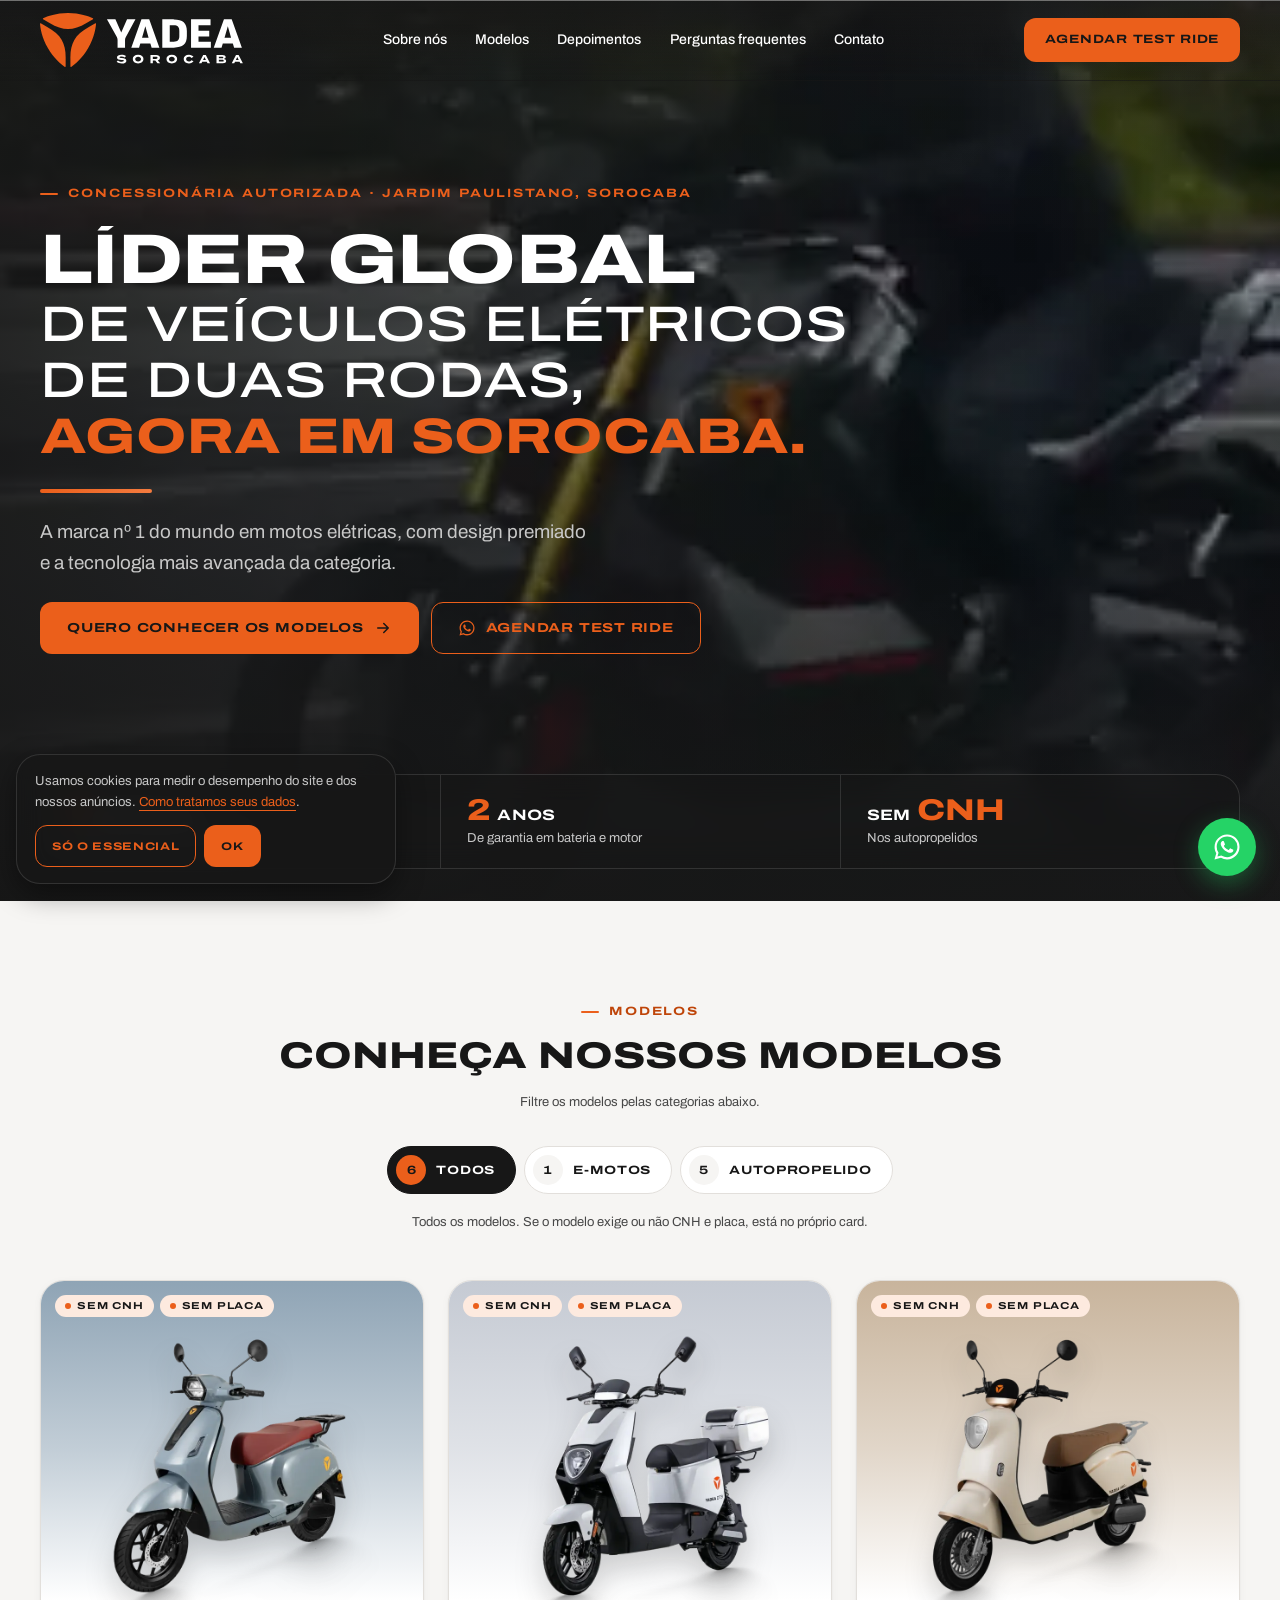
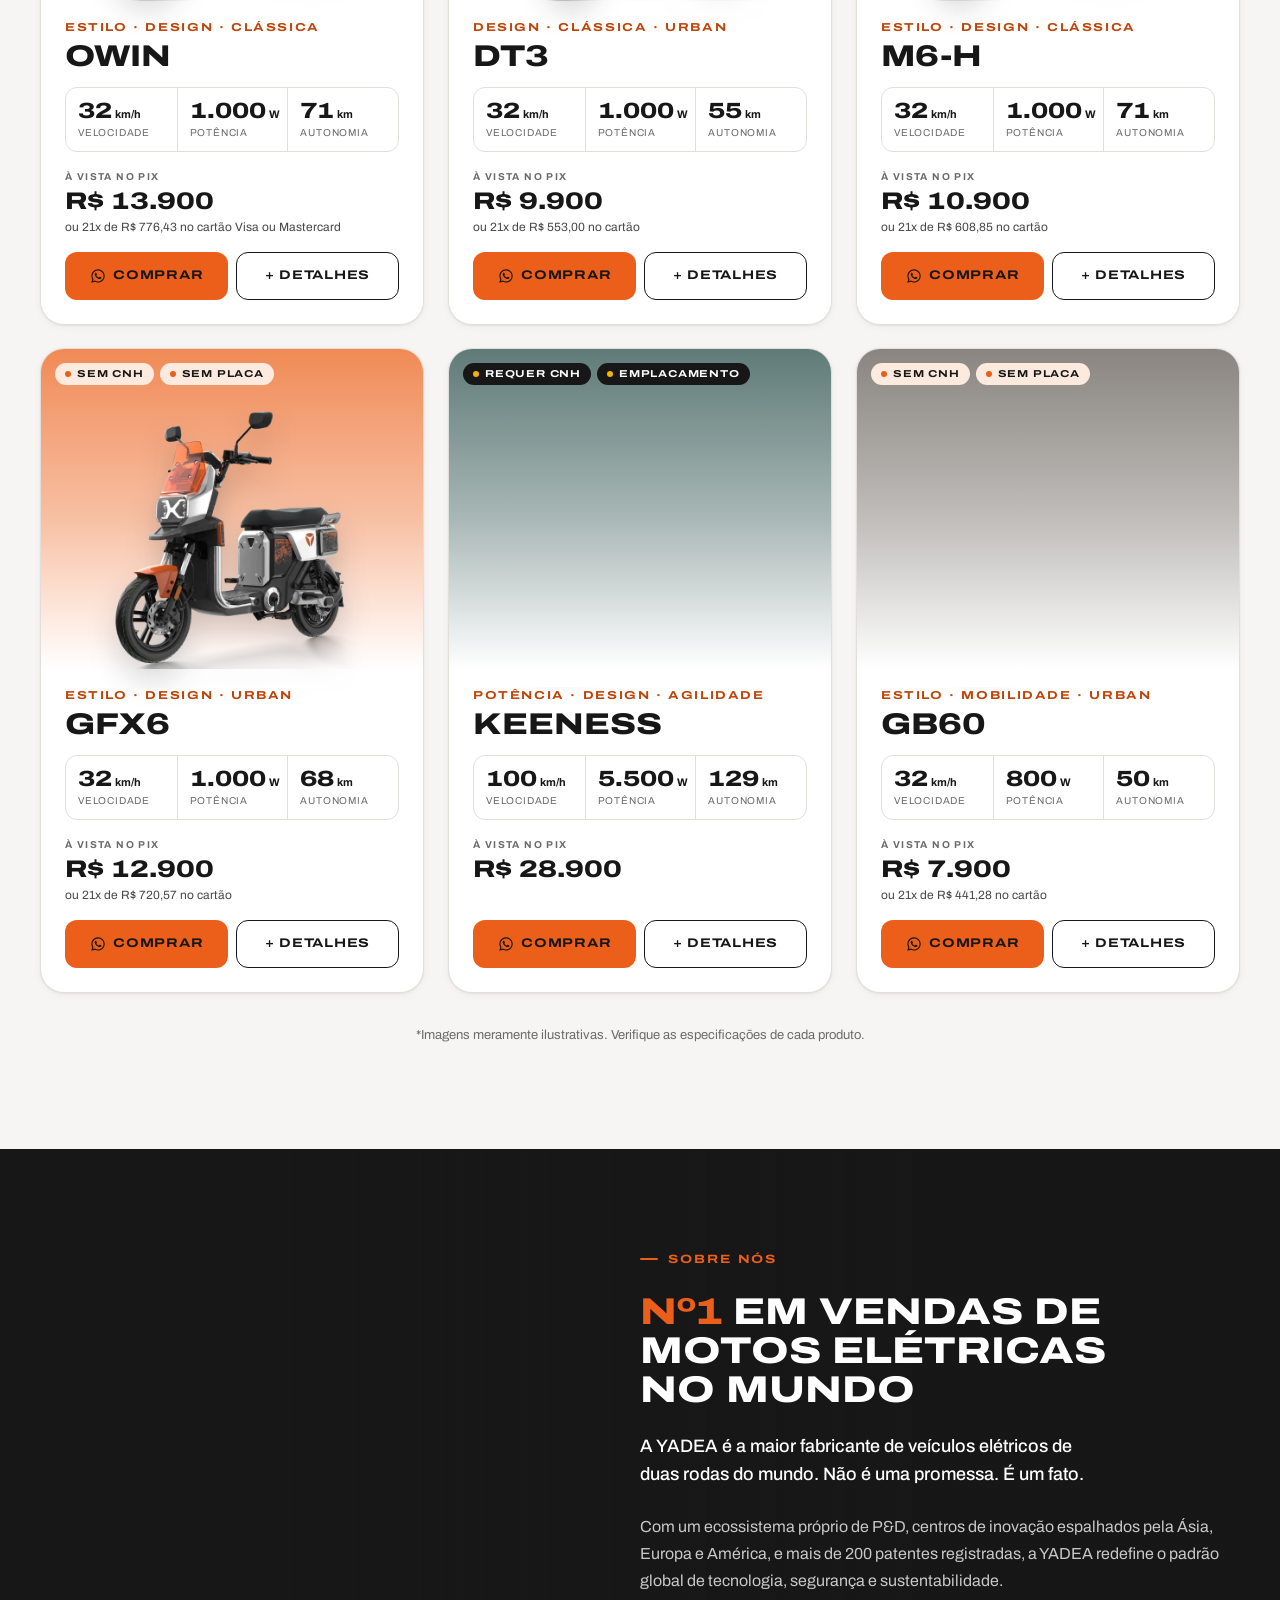
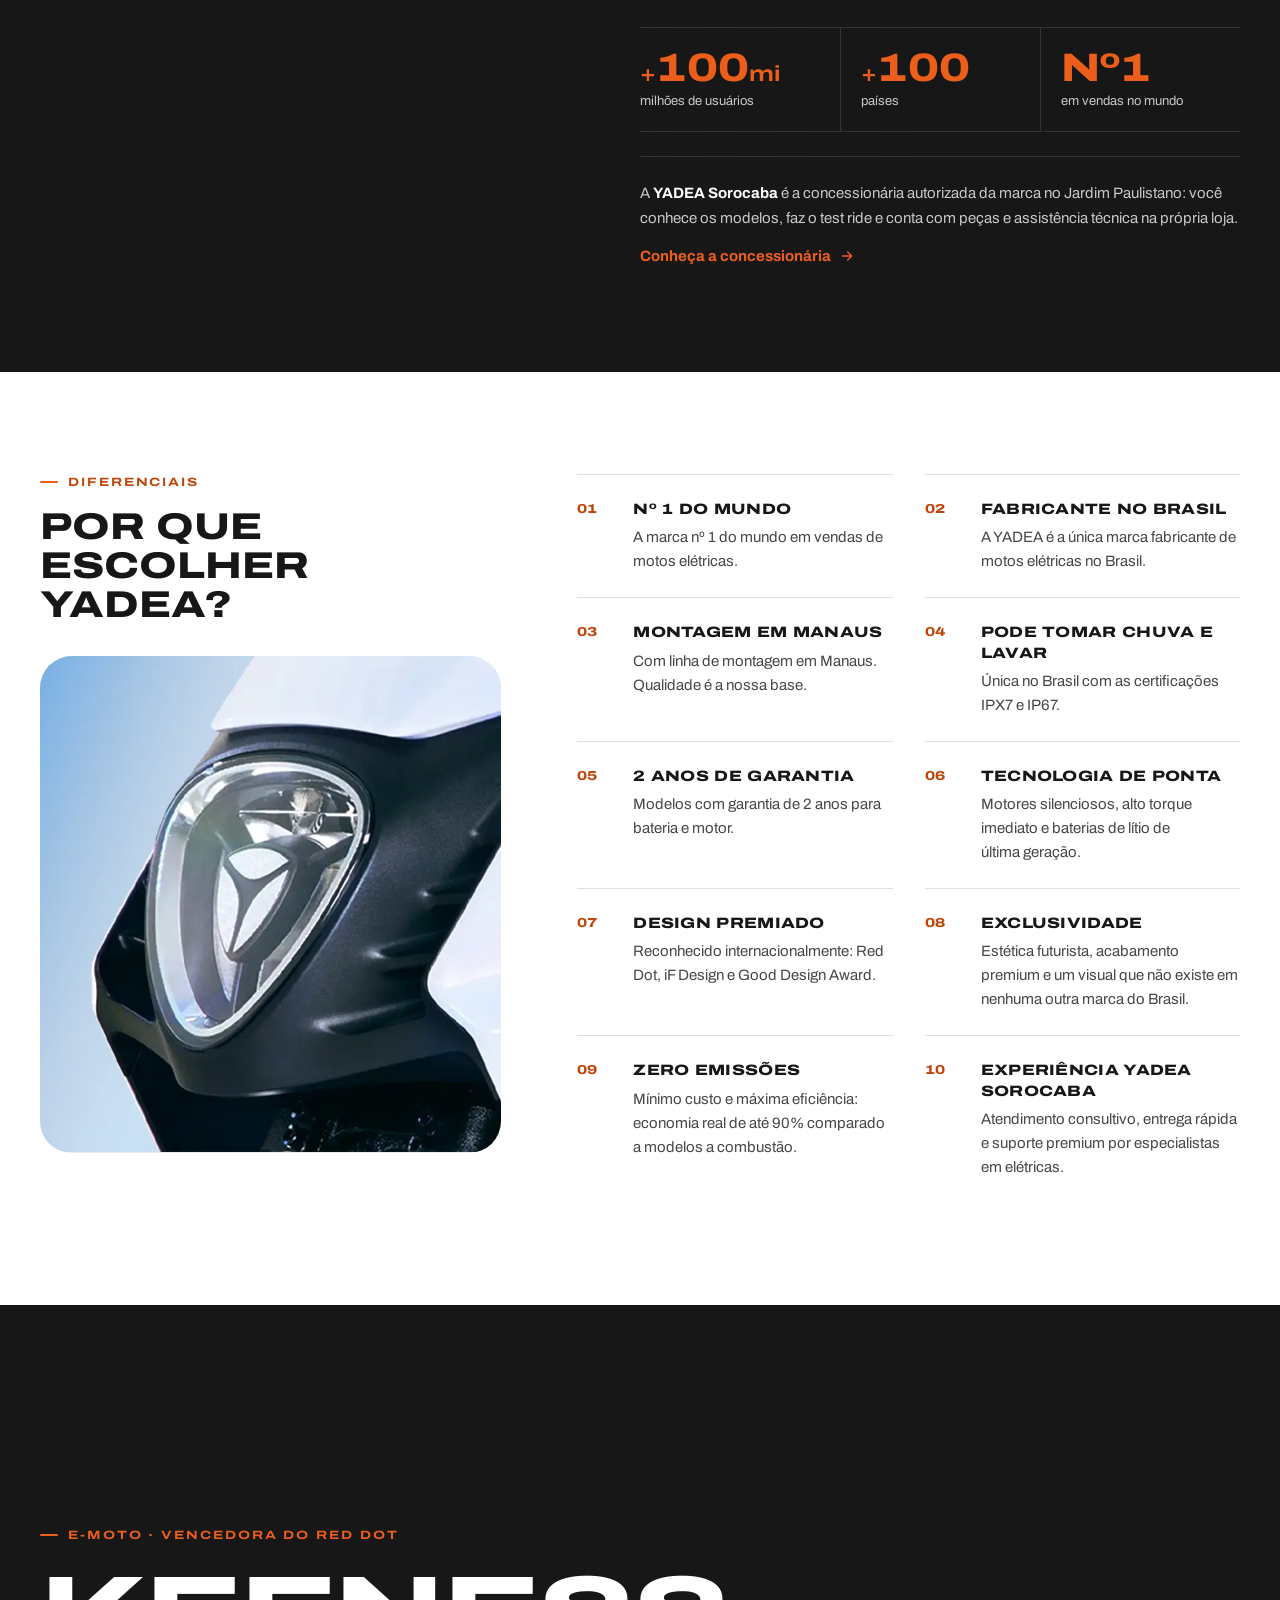
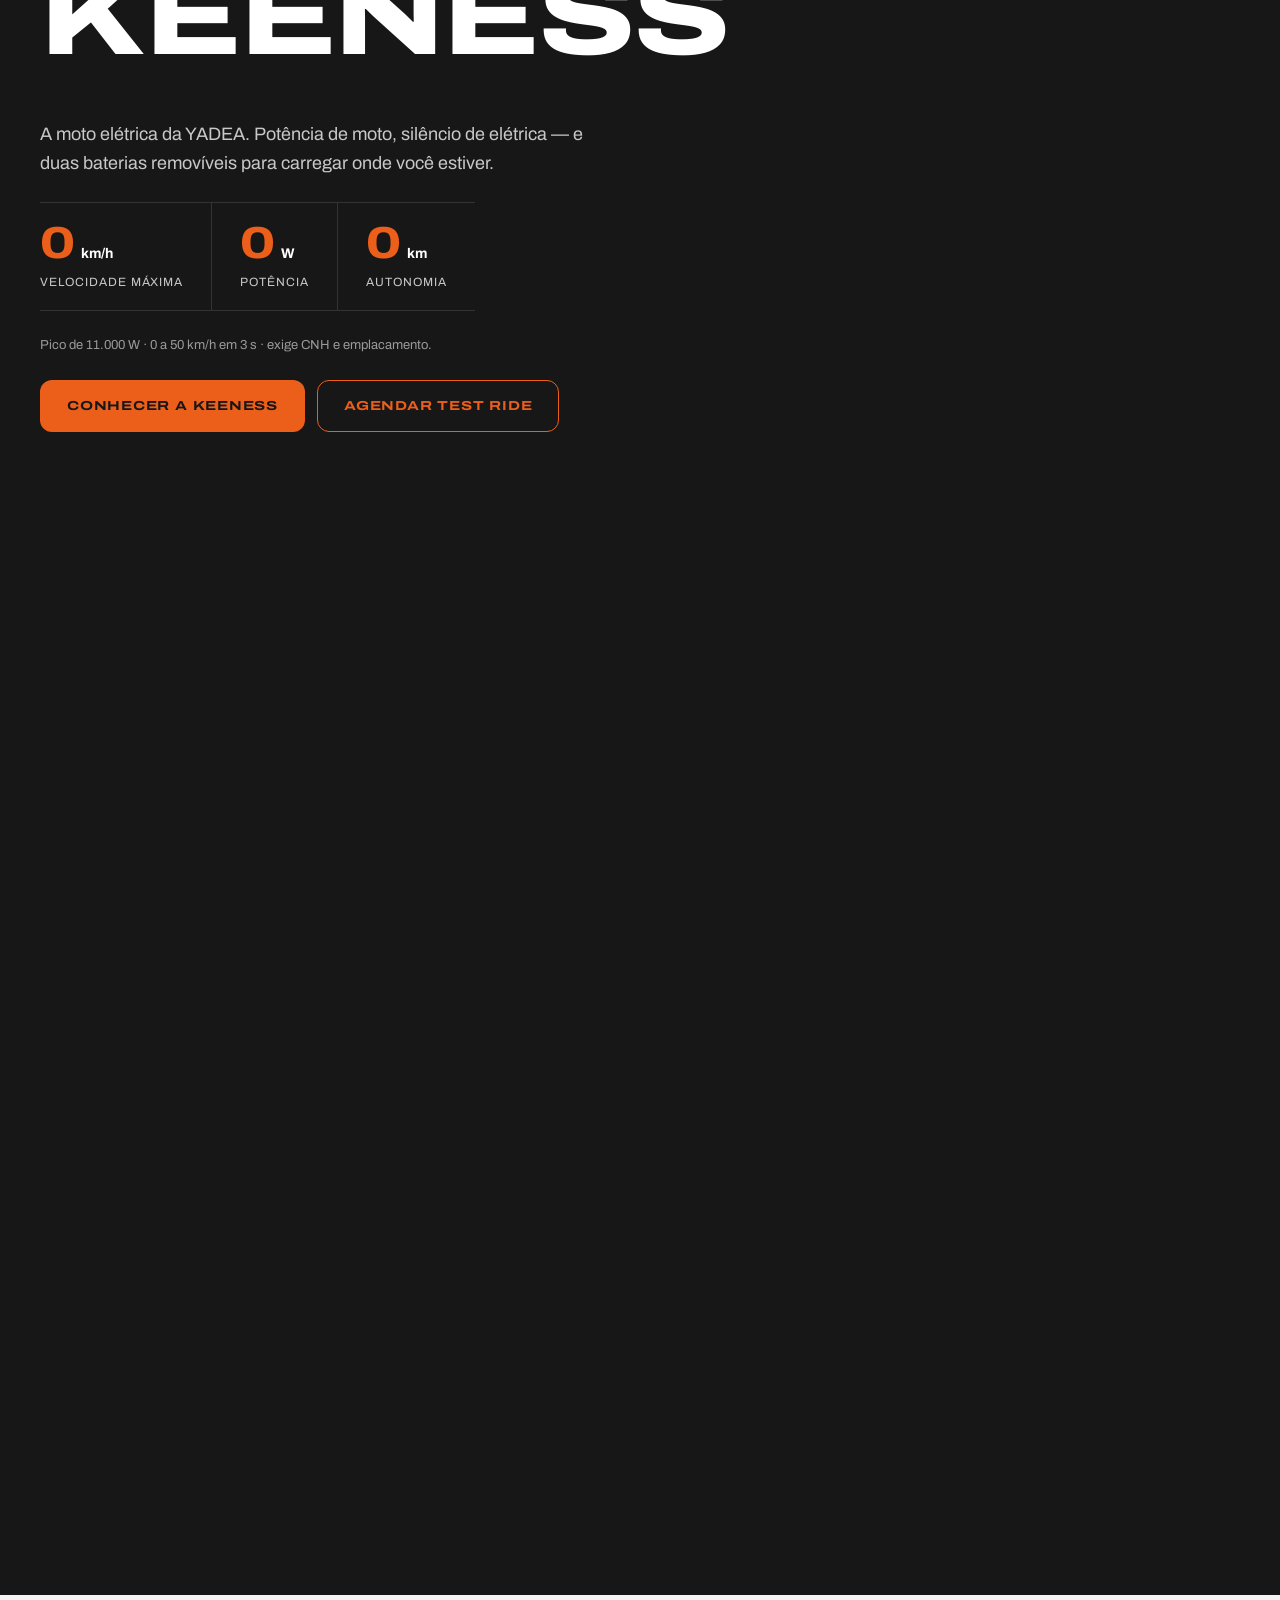
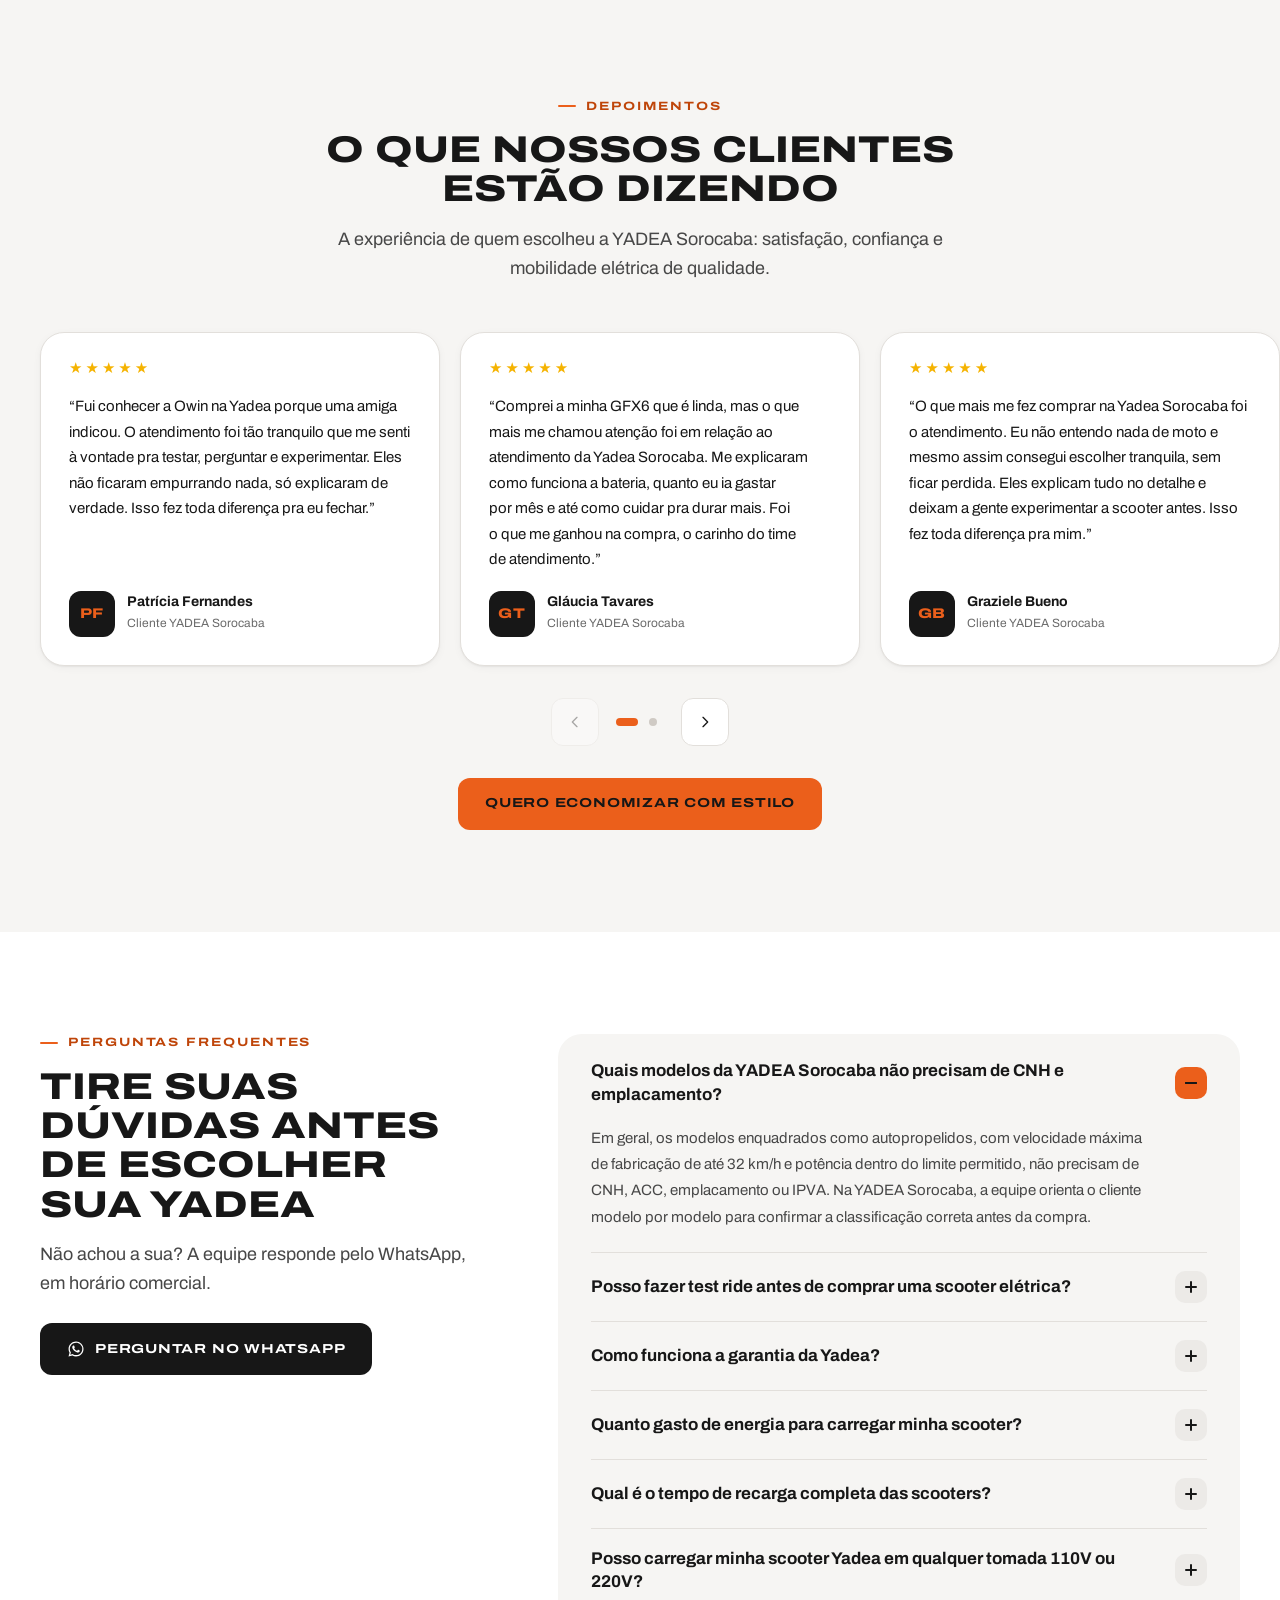
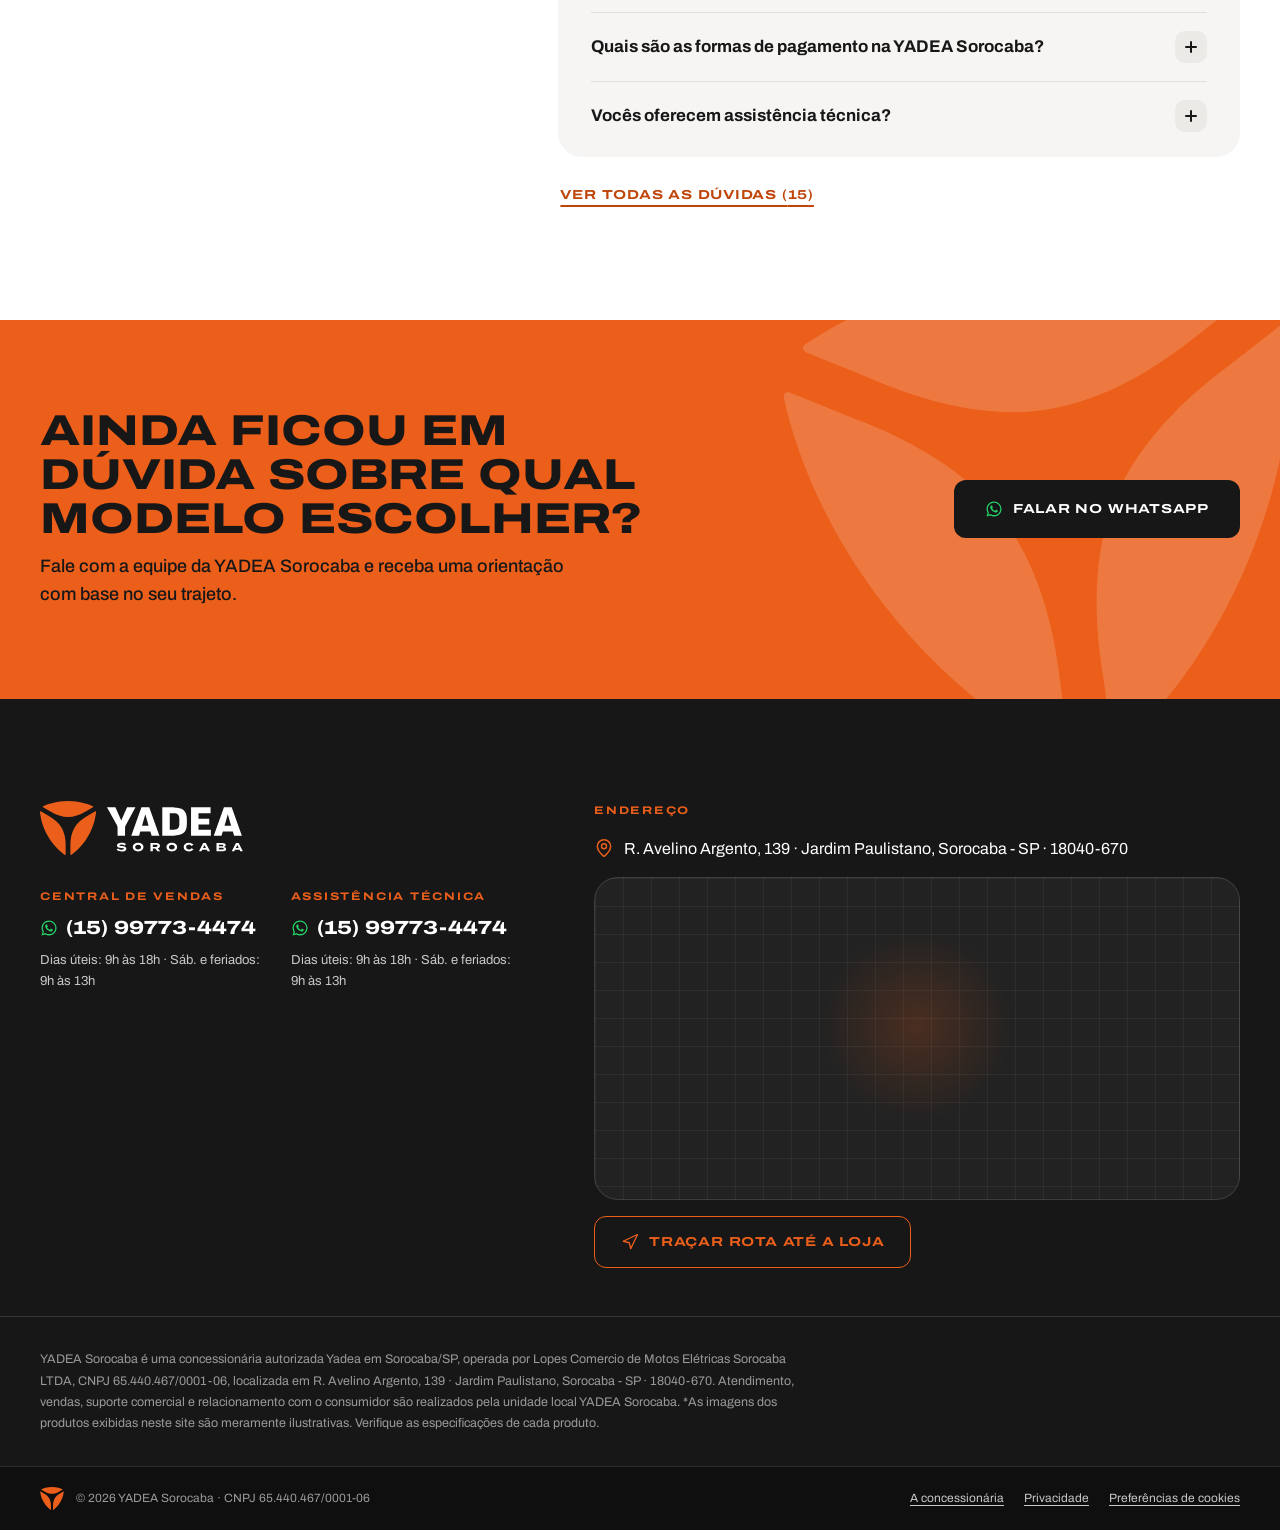
<file: index.html>
<!DOCTYPE html>
<html lang="pt-BR" data-ga4="" data-aw="" data-aw-lead="" data-meta-pixel="" data-sem-servidor="1">
<head>
<meta charset="utf-8">
<meta name="viewport" content="width=device-width, initial-scale=1, viewport-fit=cover">
<title>YADEA Sorocaba | Moto e Scooter Elétrica em Sorocaba</title>
<meta name="description" content="Concessionária autorizada YADEA no Jardim Paulistano, em Sorocaba: scooters elétricas sem CNH, a moto elétrica Keeness, test ride, assistência técnica e WhatsApp.">
<meta name="robots" content="noindex, nofollow">
<meta name="theme-color" content="#171717">
<link rel="canonical" href="https://yadeasorocaba.com.br/">

<meta property="og:type" content="website">
<meta property="og:locale" content="pt_BR">
<meta property="og:site_name" content="YADEA Sorocaba">
<meta property="og:title" content="YADEA Sorocaba · Líder global em veículos elétricos de duas rodas, agora em Sorocaba">
<meta property="og:description" content="A marca nº 1 do mundo em motos elétricas. Scooters sem CNH, a moto elétrica Keeness e test ride na concessionária do Jardim Paulistano.">
<meta property="og:image" content="https://yadeasorocaba.com.br/assets/img/social/yadea-sorocaba-compartilhamento.jpg">
<meta property="og:image:type" content="image/jpeg">
<meta property="og:image:width" content="1200">
<meta property="og:image:height" content="630">
<meta property="og:image:alt" content="Scooter elétrica YADEA e a assinatura YADEA Sorocaba sobre fundo grafite">
<meta name="twitter:card" content="summary_large_image">

<link rel="icon" href="favicon.ico" sizes="48x48">
<link rel="icon" href="assets/img/brand/icone-app-laranja.svg" type="image/svg+xml">
<link rel="apple-touch-icon" href="assets/img/brand/apple-touch-icon.png">

<template id="campanha-recursos">
<link rel="preload" as="image" href="assets/img/campanha/black-november-palco.webp" fetchpriority="high">
<link rel="preload" as="font" type="font/woff2" href="assets/fonts/barlow-condensed-900i-latin.woff2" crossorigin>
<link rel="preload" as="font" type="font/woff2" href="assets/fonts/dm-sans-latin-var.woff2" crossorigin>
<link rel="preload" as="image" href="assets/img/campanha/black-november-owin.webp" crossorigin>
<link rel="preload" as="image" href="assets/img/campanha/black-november-dt3.webp" crossorigin>
</template>
<script>
  (function (h) {
    if (!(Date.now() <= Date.parse('2026-11-30T23:59:59.999-03:00'))) return;
    h.classList.add('em-campanha');
    var t = document.getElementById('campanha-recursos');
    if (t && t.content) document.head.appendChild(t.content.cloneNode(true));
    if (window.matchMedia && matchMedia('(prefers-reduced-motion: reduce)').matches) return;
    h.classList.add('ybn-armado');
  })(document.documentElement);
</script>

<link rel="preload" href="assets/fonts/archivo-latin-var.woff2" as="font" type="font/woff2" crossorigin>
<link rel="stylesheet" href="assets/css/yadea.css?v=1.0.13">
<link rel="stylesheet" href="assets/css/campanha.css?v=1.0.13">

<link rel="preload" as="image" href="assets/img/hero/hero-poster.webp" media="(min-width: 761px)" fetchpriority="high">
<link rel="preload" as="image" href="assets/img/hero/hero-poster-vertical.webp" media="(max-width: 760px)" fetchpriority="high">

<script>
  (function (h) {
    h.classList.add('js');
    setTimeout(function () { if (!h.classList.contains('motion-ok')) h.classList.add('sem-anima'); }, 3500);
  })(document.documentElement);
</script>

<script src="assets/js/consent.js?v=1.0.13"></script>

<script>
  (function () {
    var d = document.documentElement.dataset;
    var ids = [d.ga4, d.aw].filter(Boolean);
    if (!ids.length) return;
    var s = document.createElement('script');
    s.async = true;
    s.src = 'https://www.googletagmanager.com/gtag/js?id=' + ids[0];
    document.head.appendChild(s);
    gtag('js', new Date());
    ids.forEach(function (id) { gtag('config', id, { send_page_view: false }); });
  })();
</script>

<script type="application/ld+json">{"@context":"https://schema.org","@type":"MotorcycleDealer","@id":"https://yadeasorocaba.com.br/#loja","name":"YADEA Sorocaba","legalName":"Lopes Comercio de Motos Elétricas Sorocaba LTDA","taxID":"65.440.467/0001-06","description":"Concessionária autorizada YADEA no Jardim Paulistano, em Sorocaba: scooters elétricas sem CNH, a moto elétrica Keeness, test ride, assistência técnica e WhatsApp.","url":"https://yadeasorocaba.com.br/","image":"https://yadeasorocaba.com.br/assets/img/social/yadea-sorocaba-compartilhamento.jpg","logo":"https://yadeasorocaba.com.br/assets/img/brand/logo-sorocaba-positivo.svg","telephone":"+55 15 99773-4474","brand":{"@type":"Brand","name":"YADEA"},"areaServed":{"@type":"City","name":"Sorocaba"},"address":{"@type":"PostalAddress","streetAddress":"R. Avelino Argento, 139","addressLocality":"Sorocaba","addressRegion":"SP","postalCode":"18040-670","addressCountry":"BR"},"hasMap":"https://www.google.com/maps/search/?api=1&query=YADEA%20Sorocaba%2C%20R.%20Avelino%20Argento%2C%20139%2C%20Jardim%20Paulistano%2C%20Sorocaba%20-%20SP%2C%2018040-670","openingHoursSpecification":[{"@type":"OpeningHoursSpecification","dayOfWeek":["Monday","Tuesday","Wednesday","Thursday","Friday"],"opens":"09:00","closes":"18:00"},{"@type":"OpeningHoursSpecification","dayOfWeek":["Saturday"],"opens":"09:00","closes":"13:00"}],"contactPoint":[{"@type":"ContactPoint","telephone":"+5515997734474","contactType":"sales","areaServed":"BR","availableLanguage":"Portuguese"},{"@type":"ContactPoint","telephone":"+5515997734474","contactType":"technical support","areaServed":"BR","availableLanguage":"Portuguese"}]}</script>
<script type="application/ld+json">{"@context":"https://schema.org","@type":"WebSite","@id":"https://yadeasorocaba.com.br/#site","name":"YADEA Sorocaba","alternateName":"YADEA Sorocaba","url":"https://yadeasorocaba.com.br/","inLanguage":"pt-BR","publisher":{"@id":"https://yadeasorocaba.com.br/#loja"}}</script>
<script type="application/ld+json">{"@context":"https://schema.org","@type":"FAQPage","mainEntity":[{"@type":"Question","name":"Quais modelos da YADEA Sorocaba não precisam de CNH e emplacamento?","acceptedAnswer":{"@type":"Answer","text":"Em geral, os modelos enquadrados como autopropelidos, com velocidade máxima de fabricação de até 32 km/h e potência dentro do limite permitido, não precisam de CNH, ACC, emplacamento ou IPVA. Na YADEA Sorocaba, a equipe orienta o cliente modelo por modelo para confirmar a classificação correta antes da compra."}},{"@type":"Question","name":"Posso fazer test ride antes de comprar uma scooter elétrica?","acceptedAnswer":{"@type":"Answer","text":"Sim. O test ride é uma das melhores formas de escolher o modelo certo, principalmente para quem nunca usou uma scooter elétrica. Durante o teste, você consegue avaliar conforto, altura do banco, aceleração, estabilidade, frenagem, peso, ergonomia e sensação de segurança no uso real."}},{"@type":"Question","name":"Como funciona a garantia da Yadea?","acceptedAnswer":{"@type":"Answer","text":"A Yadea oferece uma garantia completa para a sua tranquilidade: são 2 anos de garantia para a bateria, 2 anos de garantia para o motor e 1 ano de garantia para os componentes elétricos."}},{"@type":"Question","name":"Quanto gasto de energia para carregar minha scooter?","acceptedAnswer":{"@type":"Answer","text":"O custo médio de uma recarga completa fica entre R$ 0,80 e R$ 2,00, dependendo do modelo e da tarifa de energia da sua região. É muito mais econômico do que gasolina."}},{"@type":"Question","name":"Qual é o tempo de recarga completa das scooters?","acceptedAnswer":{"@type":"Answer","text":"Depende do modelo, mas em média: autopropelidos, de 5 a 6 horas; scooters de maior potência, de 6 a 8 horas."}},{"@type":"Question","name":"Posso carregar minha scooter Yadea em qualquer tomada 110V ou 220V?","acceptedAnswer":{"@type":"Answer","text":"Sim. Os carregadores da Yadea são bivolt automáticos, compatíveis com 110V e 220V."}},{"@type":"Question","name":"Quais são as formas de pagamento na YADEA Sorocaba?","acceptedAnswer":{"@type":"Answer","text":"Pix, parcelamento no cartão de crédito e financiamento."}},{"@type":"Question","name":"Vocês oferecem assistência técnica?","acceptedAnswer":{"@type":"Answer","text":"Sim! A YADEA Sorocaba conta com assistência técnica autorizada na própria loja, com equipe especializada e treinada pela marca para realizar manutenção e suporte em scooters elétricas Yadea, garantindo segurança, qualidade e tranquilidade no pós-venda."}},{"@type":"Question","name":"Como escolher entre GB60, M6-H, Owin, DT3, GFX6 e Keeness?","acceptedAnswer":{"@type":"Answer","text":"Se sua prioridade é praticidade urbana, economia e deslocamento diário, modelos como GB60, M6-H, Owin, DT3 e GFX6 podem ser boas opções dentro da proposta de mobilidade elétrica urbana. Se você busca mais performance, maior velocidade e uma experiência mais próxima de uma moto elétrica robusta, a Keeness pode fazer mais sentido. A melhor escolha é comparar autonomia, potência, conforto, necessidade de documentação e tipo de trajeto."}},{"@type":"Question","name":"A Yadea possui modelos homologados no Brasil?","acceptedAnswer":{"@type":"Answer","text":"Sim. Os modelos que ultrapassam os limites de autopropelidos passam por homologação completa no Inmetro e Denatran, atendendo às normas nacionais de segurança. O cliente recebe o documento necessário para realizar o primeiro emplacamento."}},{"@type":"Question","name":"Scooter elétrica aguenta subida em Sorocaba?","acceptedAnswer":{"@type":"Answer","text":"Sim, mas o desempenho em subida depende da potência do motor, do peso do condutor, da inclinação da via e da carga da bateria. Para regiões com ladeiras ou trajetos mais exigentes, é recomendável escolher um modelo com mais torque e testar a scooter em um test ride antes de fechar a compra."}},{"@type":"Question","name":"As scooters Yadea são resistentes à chuva?","acceptedAnswer":{"@type":"Answer","text":"Sim. Os modelos possuem proteção IP (varia por modelo), permitindo uso em chuva leve. Recomenda-se evitar alagamentos ou chuva extrema."}},{"@type":"Question","name":"A bateria de lítio da scooter elétrica é removível?","acceptedAnswer":{"@type":"Answer","text":"Alguns modelos contam com bateria removível, o que facilita a recarga em casa, no apartamento ou no trabalho. Isso é especialmente útil para quem não tem tomada na garagem. Antes de escolher o modelo, confirme com a YADEA Sorocaba se a versão desejada possui bateria removível e qual é o procedimento correto de retirada, transporte e carregamento."}},{"@type":"Question","name":"Scooter elétrica pode andar na rua, ciclovia ou calçada?","acceptedAnswer":{"@type":"Answer","text":"A circulação depende do tipo de veículo e das regras locais da via. Bicicletas elétricas e autopropelidos costumam seguir regras semelhantes às das bicicletas, respeitando ciclovias, ciclofaixas e limites de velocidade. Em áreas de pedestres, a circulação só deve ocorrer quando permitida pelo órgão responsável e em baixa velocidade. Ciclomotores, por outro lado, não devem circular em calçadas ou ciclovias."}},{"@type":"Question","name":"Onde comprar scooter elétrica Yadea em Sorocaba?","acceptedAnswer":{"@type":"Answer","text":"A YADEA Sorocaba atende na R. Avelino Argento, 139, Jardim Paulistano, em Sorocaba/SP. Na unidade, você pode conhecer os modelos, tirar dúvidas sobre legislação, autonomia e manutenção, além de agendar um test ride para experimentar a scooter antes de comprar."}}]}</script>
<script type="application/ld+json">{"@context":"https://schema.org","@type":"ItemList","name":"Modelos YADEA Sorocaba","itemListElement":[{"@type":"ListItem","position":1,"url":"https://yadeasorocaba.com.br/modelos-de-motos/owin/","name":"YADEA Owin"},{"@type":"ListItem","position":2,"url":"https://yadeasorocaba.com.br/modelos-de-motos/dt3/","name":"YADEA DT3"},{"@type":"ListItem","position":3,"url":"https://yadeasorocaba.com.br/modelos-de-motos/m6-h/","name":"YADEA M6-H"},{"@type":"ListItem","position":4,"url":"https://yadeasorocaba.com.br/modelos-de-motos/gfx6/","name":"YADEA GFX6"},{"@type":"ListItem","position":5,"url":"https://yadeasorocaba.com.br/modelos-de-motos/keeness/","name":"YADEA Keeness"},{"@type":"ListItem","position":6,"url":"https://yadeasorocaba.com.br/modelos-de-motos/gb60/","name":"YADEA GB60"}]}</script>
</head>
<body>

<a class="u-skip" href="#conteudo">Pular para o conteúdo</a>

<svg width="0" height="0" aria-hidden="true" focusable="false" style="position:absolute">
  <symbol id="i-whats" viewBox="0 0 24 24" fill="currentColor">
    <path d="M12.04 2c-5.5 0-9.97 4.47-9.97 9.97 0 1.76.46 3.48 1.34 5L2 22l5.16-1.35a9.93 9.93 0 0 0 4.88 1.25h.01c5.5 0 9.97-4.47 9.97-9.97 0-2.66-1.04-5.17-2.92-7.05A9.9 9.9 0 0 0 12.04 2Zm0 18.15h-.01a8.27 8.27 0 0 1-4.21-1.15l-.3-.18-3.13.82.84-3.05-.2-.31a8.24 8.24 0 0 1-1.26-4.41c0-4.57 3.72-8.29 8.29-8.29 2.21 0 4.29.86 5.86 2.43a8.24 8.24 0 0 1 2.43 5.87c0 4.57-3.72 8.27-8.31 8.27Zm4.55-6.2c-.25-.13-1.47-.73-1.7-.81-.23-.08-.4-.13-.56.13-.17.25-.64.81-.79.98-.14.17-.29.19-.54.06-.25-.12-1.05-.39-2-1.23-.74-.66-1.24-1.47-1.38-1.72-.15-.25-.02-.39.11-.51.11-.11.25-.29.37-.44.13-.14.17-.25.25-.41.09-.17.04-.31-.02-.44-.06-.12-.56-1.35-.77-1.85-.2-.48-.41-.42-.56-.43h-.48c-.17 0-.44.06-.66.31-.23.25-.87.85-.87 2.08s.89 2.41 1.02 2.58c.12.17 1.75 2.67 4.24 3.75.59.25 1.05.4 1.41.52.59.19 1.13.16 1.56.1.47-.07 1.47-.6 1.68-1.18.2-.58.2-1.07.15-1.18-.06-.1-.23-.17-.48-.29Z"/>
  </symbol>
  <symbol id="i-seta" viewBox="0 0 24 24" fill="none" stroke="currentColor" stroke-width="2" stroke-linecap="round" stroke-linejoin="round"><path d="m9 5 7 7-7 7"/></symbol>
  <symbol id="i-flecha" viewBox="0 0 24 24" fill="none" stroke="currentColor" stroke-width="2" stroke-linecap="round" stroke-linejoin="round"><path d="M5 12h14M13 6l6 6-6 6"/></symbol>
  <symbol id="i-x" viewBox="0 0 24 24" fill="none" stroke="currentColor" stroke-width="2" stroke-linecap="round" stroke-linejoin="round"><path d="M18 6 6 18M6 6l12 12"/></symbol>
  <symbol id="i-pino" viewBox="0 0 24 24" fill="none" stroke="currentColor" stroke-width="1.75" stroke-linecap="round" stroke-linejoin="round"><path d="M20 10c0 4.99-5.54 10.19-7.4 11.8a1 1 0 0 1-1.2 0C9.54 20.19 4 14.99 4 10a8 8 0 0 1 16 0"/><circle cx="12" cy="10" r="3"/></symbol>
  <symbol id="i-rota" viewBox="0 0 24 24" fill="none" stroke="currentColor" stroke-width="1.75" stroke-linecap="round" stroke-linejoin="round"><path d="M3 11 22 2l-9 19-2-8-8-2z"/></symbol>
  <symbol id="i-relogio" viewBox="0 0 24 24" fill="none" stroke="currentColor" stroke-width="1.75" stroke-linecap="round" stroke-linejoin="round"><circle cx="12" cy="12" r="9"/><path d="M12 7v5l3 2"/></symbol>
  <symbol id="i-chave" viewBox="0 0 24 24" fill="none" stroke="currentColor" stroke-width="1.75" stroke-linecap="round" stroke-linejoin="round"><path d="M14.7 6.3a1 1 0 0 0 0 1.4l1.6 1.6a1 1 0 0 0 1.4 0l3.77-3.77a6 6 0 0 1-7.94 7.94l-6.91 6.91a2.12 2.12 0 0 1-3-3l6.91-6.91a6 6 0 0 1 7.94-7.94l-3.76 3.76z"/></symbol>
  <symbol id="i-check" viewBox="0 0 24 24" fill="none" stroke="currentColor" stroke-width="2.4" stroke-linecap="round" stroke-linejoin="round"><path d="M20 6 9 17l-5-5"/></symbol>
  <symbol id="i-alerta" viewBox="0 0 24 24" fill="none" stroke="currentColor" stroke-width="2.4" stroke-linecap="round" stroke-linejoin="round"><path d="M12 7v6M12 17h.01"/></symbol>
  <symbol id="i-escudo" viewBox="0 0 24 24" fill="none" stroke="currentColor" stroke-width="1.75" stroke-linecap="round" stroke-linejoin="round"><path d="M20 13c0 5-3.5 7.5-7.66 8.95a1 1 0 0 1-.67-.01C7.5 20.5 4 18 4 13V6a1 1 0 0 1 1-1c2 0 4.5-1.2 6.24-2.72a1.17 1.17 0 0 1 1.52 0C14.51 3.81 17 5 19 5a1 1 0 0 1 1 1z"/><path d="m9 12 2 2 4-4"/></symbol>
  <symbol id="i-instagram" viewBox="0 0 24 24" fill="none" stroke="currentColor" stroke-width="1.75" stroke-linecap="round" stroke-linejoin="round"><rect x="2.5" y="2.5" width="19" height="19" rx="5"/><path d="M16 11.37A4 4 0 1 1 12.63 8 4 4 0 0 1 16 11.37Z"/><path d="M17.5 6.5h.01"/></symbol>
</svg>

<header class="header" id="header">
  <div class="u-container header__barra">
    <a class="header__logo" href="#topo" aria-label="YADEA Sorocaba, ir para o início">
      <img src="assets/img/brand/logo-sorocaba-negativo.svg" alt="YADEA Sorocaba" width="203" height="54">
    </a>

    <nav class="header__nav" aria-label="Navegação principal">
      <a class="header__link" href="#sobre">Sobre nós</a>
      <a class="header__link" href="#modelos">Modelos</a>
      <a class="header__link" href="#depoimentos">Depoimentos</a>
      <a class="header__link" href="#perguntas">Perguntas frequentes</a>
      <a class="header__link" href="#contato">Contato</a>
    </nav>

    <div class="header__acoes">
      <a class="btn btn--primario btn--desktop" data-whats="testRideGeral" data-origem="header_testride" href="https://api.whatsapp.com/send?phone=5515997734474&amp;text=Ol%C3%A1!%20Vim%20pelo%20site%20e%20gostaria%20de%20agendar%20um%20test%20ride%20na%20YADEA%20Sorocaba." target="_blank" rel="noopener">Agendar test ride</a>
      <button class="header__toggle" type="button" id="menu-toggle" aria-expanded="false" aria-controls="menu">
        <span class="header__toggle-icone" aria-hidden="true"><span></span><span></span><span></span></span>
        <span class="header__toggle-rotulo" aria-hidden="true"><span>Menu</span><span>Fechar</span></span>
        <span class="u-visually-hidden">Abrir menu de navegação</span>
      </button>
    </div>
  </div>
</header>

<div class="menu" id="menu" aria-hidden="true">
  <div class="menu__cortina menu__cortina--1" aria-hidden="true"></div>
  <div class="menu__cortina menu__cortina--2" aria-hidden="true"></div>
  <nav class="menu__painel" aria-label="Navegação mobile" data-lenis-prevent>
    <ul class="menu__lista">
      <li class="menu__item-wrap"><a class="menu__item" href="#sobre"><span class="menu__numero">01</span>Sobre nós</a></li>
      <li class="menu__item-wrap"><a class="menu__item" href="#modelos"><span class="menu__numero">02</span>Modelos</a></li>
      <li class="menu__item-wrap"><a class="menu__item" href="#depoimentos"><span class="menu__numero">03</span>Depoimentos</a></li>
      <li class="menu__item-wrap"><a class="menu__item" href="#perguntas"><span class="menu__numero">04</span>Perguntas</a></li>
      <li class="menu__item-wrap"><a class="menu__item" href="#contato"><span class="menu__numero">05</span>Contato</a></li>
    </ul>
    <div class="menu__rodape">
      <div class="menu__contato">
        <strong data-config="whatsapp.numero">(15) 99773-4474</strong>
        <span data-horarios="vendas"></span>
      </div>
      <a class="btn btn--primario" data-whats="testRideGeral" data-origem="menu_testride" href="https://api.whatsapp.com/send?phone=5515997734474&amp;text=Ol%C3%A1!%20Vim%20pelo%20site%20e%20gostaria%20de%20agendar%20um%20test%20ride%20na%20YADEA%20Sorocaba." target="_blank" rel="noopener">Agendar test ride</a>
    </div>
  </nav>
</div>

<main id="conteudo">
  <span id="topo"></span>

    <section class="ybn" aria-labelledby="ybn-titulo">
    <svg width="0" height="0" aria-hidden="true" focusable="false" style="position:absolute">
      <defs>
        <radialGradient id="ybn-selo-fundo" cx="45%" cy="40%" r="75%">
          <stop offset="0" stop-color="#1a0703"/><stop offset=".5" stop-color="#2a0c04"/><stop offset=".78" stop-color="#551a06"/><stop offset=".93" stop-color="#8a2c0a"/><stop offset="1" stop-color="#c2470f"/>
        </radialGradient>
      </defs>
    </svg>

    <div class="ybn__fundo" aria-hidden="true"><div class="ybn__palco"></div></div>
    <div class="ybn__apagao" aria-hidden="true"></div>

    <div class="ybn__area">
      <div class="ybn__cena">
        <div class="ybn__p ybn__onze ybn__a" aria-hidden="true">11</div>

        <div class="ybn__p ybn__p--titulo">
          <div class="ybn__flash" aria-hidden="true"></div>
          <div class="ybn__flare" aria-hidden="true"></div>
          <div class="ybn__faiscas" aria-hidden="true"></div>
          <div class="ybn__a">
            <p class="ybn__eyebrow"><span>YADEA Sorocaba · <span class="ybn__prazo">Válido até <time datetime="2026-11-30">30/11</time></span></span></p>
            <h1 class="ybn__titulo" id="ybn-titulo"><span class="ybn__black">Black</span> <span class="ybn__november">November.</span></h1>
            <p class="ybn__sub">Seu próximo passo é elétrico. <strong>Até R$ 4.000 de desconto</strong> em quatro modelos, à vista no Pix.</p>
          </div>
        </div>

        <div class="ybn__p ybn__p--a">
          <div class="ybn__a ybn__moto">
            <div class="ybn__sombra" aria-hidden="true"></div>
            <img class="ybn__img" src="assets/img/campanha/black-november-owin.webp" alt="Scooter elétrica YADEA Owin cinza" width="1000" height="836" loading="lazy" decoding="async" crossorigin="anonymous">
            <span class="ybn__brilho ybn__brilho--moto" aria-hidden="true" style="-webkit-mask-image:url(assets/img/campanha/black-november-owin.webp);mask-image:url(assets/img/campanha/black-november-owin.webp)"></span>
          </div>
        </div>

        <div class="ybn__p ybn__p--b">
          <div class="ybn__a ybn__moto">
            <div class="ybn__sombra" aria-hidden="true"></div>
            <img class="ybn__img" src="assets/img/campanha/black-november-dt3.webp" alt="Scooter elétrica YADEA DT3 branca" width="1000" height="838" loading="lazy" decoding="async" crossorigin="anonymous">
            <span class="ybn__brilho ybn__brilho--moto" aria-hidden="true" style="-webkit-mask-image:url(assets/img/campanha/black-november-dt3.webp);mask-image:url(assets/img/campanha/black-november-dt3.webp)"></span>
          </div>
        </div>

        <div class="ybn__p ybn__p--selo-a">
          <div class="ybn__a">
            <div class="ybn-selo">
              <svg class="ybn-selo__placa" viewBox="0 0 1000 380" aria-hidden="true" focusable="false"><path d="M36 6H872Q900 6 900 34V70Q900 98 928 98H966Q994 98 994 126V346Q994 374 966 374H34Q6 374 6 346V34Q6 6 36 6Z" fill="url(#ybn-selo-fundo)" stroke="#ffb38a" stroke-width="9"/></svg>
              <p class="ybn-selo__texto"><span class="ybn-selo__topo">Owin com</span> <span class="ybn-selo__linha"><span class="ybn-selo__valor">R$ 4.000</span> <span class="ybn-selo__fim">off</span></span></p>
              <span class="ybn__brilho ybn__brilho--selo" aria-hidden="true"></span>
            </div>
          </div>
        </div>

        <div class="ybn__p ybn__p--selo-b">
          <div class="ybn__a">
            <div class="ybn-selo">
              <svg class="ybn-selo__placa" viewBox="0 0 1000 380" aria-hidden="true" focusable="false"><path d="M36 6H872Q900 6 900 34V70Q900 98 928 98H966Q994 98 994 126V346Q994 374 966 374H34Q6 374 6 346V34Q6 6 36 6Z" fill="url(#ybn-selo-fundo)" stroke="#ffb38a" stroke-width="9"/></svg>
              <p class="ybn-selo__texto"><span class="ybn-selo__topo">DT3 com</span> <span class="ybn-selo__linha"><span class="ybn-selo__valor">R$ 2.000</span> <span class="ybn-selo__fim">off</span></span></p>
              <span class="ybn__brilho ybn__brilho--selo" aria-hidden="true"></span>
            </div>
          </div>
        </div>

        <div class="ybn__p ybn__p--cta">
          <div class="ybn__a">
            <a class="ybn__cta" data-whats="black" data-origem="hero_black" href="https://api.whatsapp.com/send?phone=5515997734474&amp;text=Ol%C3%A1!%20Vim%20pelo%20site%20e%20quero%20aproveitar%20a%20Black%20November%20YADEA%20(Owin%20%2F%20DT3)." target="_blank" rel="noopener" aria-label="Quero minha YADEA na Black November: falar no WhatsApp da loja (abre em nova aba)">
              <span class="ybn__cta-corpo">
                <span class="ybn__cta-textos">
                  <span class="ybn__cta-titulo">Quero minha Yadea</span>
                  <span class="ybn__cta-sub">Falar no WhatsApp da loja</span>
                </span>
                <span class="ybn__cta-icone" aria-hidden="true"><svg viewBox="0 0 24 24" fill="none" stroke="currentColor" stroke-width="2.4" stroke-linecap="round" stroke-linejoin="round" focusable="false"><path d="M5 12h14m-6-6 6 6-6 6"/></svg></span>
                <span class="ybn__brilho ybn__brilho--cta" aria-hidden="true"></span>
              </span>
              <svg class="ybn__neon" viewBox="0 0 100 100" preserveAspectRatio="none" aria-hidden="true" focusable="false">
                <path class="ybn__neon-traco" pathLength="100" d="M0 0H96L100 6V100H0Z"/>
                <path class="ybn__neon-cometa" pathLength="100" d="M0 0H96L100 6V100H0Z"/>
              </svg>
            </a>
            <p class="ybn__outros">Também em oferta: <span>M6-H e GB60 com até R$ 1.000 off</span></p>
          </div>
        </div>
      </div>
    </div>
  </section>
  <script>
    (function () {
      'use strict';
      var ESPERA_MAX_MS = 2500;
      var TARDE_MS = 4500;
      var FIM_MS = 4400;
      var inicio = performance.now();
      var html = document.documentElement;
      var raiz = document.querySelector('.ybn');
      if (!raiz || !html.classList.contains('em-campanha')) return;

      function desarmar() {
        html.classList.remove('ybn-armado');
        raiz.classList.remove('is-tocando');
      }

      function criarFaiscas() {
        var caixa = raiz.querySelector('.ybn__faiscas');
        if (!caixa || caixa.firstChild) return;
        var semente = 7;
        function sorte() { semente = (semente * 16807) % 2147483647; return semente / 2147483647; }
        for (var i = 0; i < 22; i++) {
          var x = 12 + sorte() * 76;
          var y = 22 + sorte() * 46;
          var ang = Math.atan2(y - 45, x - 50) + (sorte() - 0.5) * 1.1;
          var dist = 30 + sorte() * 80;
          var tam = (2 + sorte() * 3.5).toFixed(1);
          var f = document.createElement('span');
          if (i % 3 === 0) f.className = 'is-clara';
          f.style.cssText = 'left:' + x + '%;top:' + y + '%;width:' + tam + 'px;height:' + tam + 'px;'
            + '--dx:' + (Math.cos(ang) * dist).toFixed(1) + 'px;--dy:' + (Math.sin(ang) * dist - 10).toFixed(1) + 'px;'
            + 'animation-duration:' + Math.round(700 + sorte() * 600) + 'ms;animation-delay:' + Math.round(1030 + sorte() * 160) + 'ms';
          caixa.appendChild(f);
        }
      }

      function decodificar(img) {
        return img.decode ? img.decode().catch(function () {}) : Promise.resolve();
      }

      function pronto() {
        var esperas = Array.prototype.map.call(raiz.querySelectorAll('img'), decodificar);
        var palco = raiz.querySelector('.ybn__palco');
        var url = palco && getComputedStyle(palco).backgroundImage.match(/url\(["']?(.*?)["']?\)/);
        if (url) {
          var img = new Image();
          img.src = url[1];
          esperas.push(decodificar(img));
        }
        if (document.fonts && document.fonts.load) {
          ['italic 900 1em "Barlow Condensed"', '500 1em "DM Sans"', '800 1em "DM Sans"'].forEach(function (fonte) {
            esperas.push(document.fonts.load(fonte).catch(function () {}));
          });
        }
        var todas = Promise.all(esperas).then(function () { return true; });
        var limite = new Promise(function (ok) { setTimeout(function () { ok(false); }, ESPERA_MAX_MS); });
        return Promise.race([todas, limite]);
      }

      function quandoVisivel(fn) {
        function observar() {
          if (!('IntersectionObserver' in window)) { fn(); return; }
          var io = new IntersectionObserver(function (entradas) {
            if (entradas.some(function (e) { return e.isIntersecting; })) { io.disconnect(); fn(); }
          }, { threshold: 0.2 });
          io.observe(raiz);
        }
        if (document.visibilityState !== 'hidden') { observar(); return; }
        document.addEventListener('visibilitychange', function aoVoltar() {
          if (document.visibilityState === 'hidden') return;
          document.removeEventListener('visibilitychange', aoVoltar);
          observar();
        });
      }

      function tocar() {
        if (!html.classList.contains('ybn-armado')) return;
        if (performance.now() - inicio > TARDE_MS) { desarmar(); return; }
        raiz.classList.add('is-tocando');
        setTimeout(desarmar, FIM_MS);
      }

      try {
        if (window.matchMedia && matchMedia('(prefers-reduced-motion: reduce)').matches) { desarmar(); return; }
        if (!html.classList.contains('ybn-armado')) return;
        criarFaiscas();
        quandoVisivel(function () {
          pronto().then(function (aTempo) { if (aTempo) tocar(); else desarmar(); }, desarmar);
        });
      } catch (erro) {
        desarmar();
      }
    })();
  </script>
  
  <section class="hero" aria-labelledby="hero-titulo">
    <div class="hero__midia" aria-hidden="true">
      <picture>
        <source media="(max-width: 760px)" srcset="assets/img/hero/hero-poster-vertical.webp" width="324" height="576">
        <img src="assets/img/hero/hero-poster.webp" alt="" width="1024" height="576" fetchpriority="high" decoding="async">
      </picture>
      <video id="hero-video" muted loop playsinline preload="none"
             data-src="assets/video/hero-yadea.mp4" data-src-celular="assets/video/hero-yadea-vertical.mp4"></video>
    </div>
    <div class="hero__scrim" aria-hidden="true"></div>

    <div class="u-container">
      <div class="hero__conteudo">
        <p class="eyebrow eyebrow--escuro hero__eyebrow" data-anima><span>Concessionária autorizada<span class="hero__local"> · Jardim Paulistano, Sorocaba</span></span></p>
        <h1 class="hero__titulo" id="hero-titulo" data-anima-linhas>
          <span class="hero__forte">Líder global</span><br>de veículos elétricos<br>de duas rodas,<br><span class="hero__destaque">agora em Sorocaba.</span>
        </h1>
        <span class="hero__carga" aria-hidden="true"></span>
        <p class="hero__lead" data-anima>
          A marca nº 1 do mundo em motos elétricas, com design premiado e a
          tecnologia mais avançada da categoria.
        </p>
        <div class="u-acoes" data-anima>
          <a class="btn btn--primario" href="#modelos">Quero conhecer os modelos <svg class="seta" aria-hidden="true"><use href="#i-flecha"></use></svg></a>
          <a class="btn btn--contorno-claro hero__secundario" data-whats="testRideGeral" data-origem="hero_testride" href="https://api.whatsapp.com/send?phone=5515997734474&amp;text=Ol%C3%A1!%20Vim%20pelo%20site%20e%20gostaria%20de%20agendar%20um%20test%20ride%20na%20YADEA%20Sorocaba." target="_blank" rel="noopener"><svg aria-hidden="true"><use href="#i-whats"></use></svg>Agendar test ride</a>
        </div>
      </div>
    </div>

    <div class="u-container">
      <ul class="prova" aria-label="YADEA Sorocaba em resumo" data-anima>
        <li class="prova__item">
          <span class="prova__numero"><span data-total="modelos">6</span><small>modelos</small></span>
          <p class="prova__rotulo">Para testar na loja de Sorocaba</p>
        </li>
        <li class="prova__item">
          <span class="prova__numero">2<small>anos</small></span>
          <p class="prova__rotulo">De garantia em bateria e motor</p>
        </li>
        <li class="prova__item">
          <span class="prova__numero"><small>sem</small>CNH</span>
          <p class="prova__rotulo">Nos autopropelidos</p>
        </li>
      </ul>
    </div>
  </section>

  <section class="u-secao vitrine s-clara" id="modelos" aria-labelledby="modelos-titulo">
    <div class="u-container">
      <div class="cabecalho cabecalho--centro">
        <p class="eyebrow" data-anima>Modelos</p>
        <h2 class="t-h2" id="modelos-titulo" data-anima>Conheça nossos modelos</h2>
        <p class="vitrine__instrucao" data-anima>Filtre os modelos pelas categorias abaixo.</p>
      </div>
    </div>

    <div class="filtro-sentinela" id="filtro-sentinela" aria-hidden="true"></div>
    <div class="filtro" id="filtro" role="group" aria-label="Filtrar modelos por categoria"></div>

    <div class="u-container">
      <p class="filtro__nota" id="filtro-nota" aria-live="polite"></p>
      <ul class="vitrine__grade" id="vitrine-grade" aria-label="Modelos">
        <li data-anima>
          <article class="card" data-id="owin">
            <div class="card__midia" style="--palco:#8FA4B5">
              <button class="card__foto" type="button" data-detalhes="owin"
                      aria-label="Ver detalhes da Owin">
                <img src="assets/img/models/owin-card.webp" alt="Scooter elétrica YADEA Owin cinza com banco vinho" loading="lazy" decoding="async" width="736" height="616">
              </button>
              <ul class="selos card__selos" aria-label="Classificação legal">
      <li class="selo selo--livre">Sem CNH</li>
      <li class="selo selo--livre">Sem placa</li></ul>
            </div>
            <div class="card__corpo">
              <div class="card__cabeca">
                <p class="card__tags">Estilo · Design · Clássica</p>
                <h3 class="card__nome">Owin</h3>
              </div>
              
        <dl class="specs ">
          
            <div class="spec">
              <dt>Velocidade</dt>
              <dd><b>32</b><span>km/h</span></dd>
            </div>
            <div class="spec">
              <dt>Potência</dt>
              <dd><b>1.000</b><span>W</span></dd>
            </div>
            <div class="spec">
              <dt>Autonomia</dt>
              <dd><b>71</b><span>km</span></dd>
            </div>
        </dl>
              
        <p class="preco card__preco">
          <span class="preco__topo"><span class="preco__selo">Black November</span><span class="preco__rotulo">À vista no PIX</span></span>
          <span class="preco__linha"><span class="preco__valor"><span class="u-visually-hidden">por </span>R$ 9.900</span> <s class="preco__de"><span class="u-visually-hidden">antes </span>R$ 13.900</s></span>
          <span class="preco__parcelas">ou 21x de R$ 776,43 no cartão Visa ou Mastercard</span>
        </p>
              <div class="card__acoes">
                <a class="btn btn--primario btn--card" href="https://api.whatsapp.com/send?phone=5515997734474&text=Ol%C3%A1!%20Vim%20pelo%20site%20e%20gostaria%20de%20saber%20mais%20sobre%20o%20modelo%20Owin." target="_blank" rel="noopener"><svg aria-hidden="true"><use href="#i-whats"></use></svg><span>Comprar<span class="u-visually-hidden"> a Owin pelo WhatsApp</span></span></a>
                <a class="btn btn--contorno btn--card" href="modelos-de-motos/owin/" data-detalhes="owin"><span>+ Detalhes<span class="u-visually-hidden"> da Owin</span></span></a>
              </div>
            </div>
          </article>
        </li>
        <li data-anima>
          <article class="card" data-id="dt3">
            <div class="card__midia" style="--palco:#C5CAD3">
              <button class="card__foto" type="button" data-detalhes="dt3"
                      aria-label="Ver detalhes da DT3">
                <img src="assets/img/models/dt3-card.webp" alt="Scooter elétrica YADEA DT3 branca com baú traseiro" loading="lazy" decoding="async" width="736" height="616">
              </button>
              <ul class="selos card__selos" aria-label="Classificação legal">
      <li class="selo selo--livre">Sem CNH</li>
      <li class="selo selo--livre">Sem placa</li></ul>
            </div>
            <div class="card__corpo">
              <div class="card__cabeca">
                <p class="card__tags">Design · Clássica · Urban</p>
                <h3 class="card__nome">DT3</h3>
              </div>
              
        <dl class="specs ">
          
            <div class="spec">
              <dt>Velocidade</dt>
              <dd><b>32</b><span>km/h</span></dd>
            </div>
            <div class="spec">
              <dt>Potência</dt>
              <dd><b>1.000</b><span>W</span></dd>
            </div>
            <div class="spec">
              <dt>Autonomia</dt>
              <dd><b>55</b><span>km</span></dd>
            </div>
        </dl>
              
        <p class="preco card__preco">
          <span class="preco__topo"><span class="preco__selo">Black November</span><span class="preco__rotulo">À vista no PIX</span></span>
          <span class="preco__linha"><span class="preco__valor"><span class="u-visually-hidden">por </span>R$ 7.900</span> <s class="preco__de"><span class="u-visually-hidden">antes </span>R$ 9.900</s></span>
          <span class="preco__parcelas">ou 21x de R$ 553,00 no cartão</span>
        </p>
              <div class="card__acoes">
                <a class="btn btn--primario btn--card" href="https://api.whatsapp.com/send?phone=5515997734474&text=Ol%C3%A1!%20Vim%20pelo%20site%20e%20gostaria%20de%20saber%20mais%20sobre%20o%20modelo%20DT3." target="_blank" rel="noopener"><svg aria-hidden="true"><use href="#i-whats"></use></svg><span>Comprar<span class="u-visually-hidden"> a DT3 pelo WhatsApp</span></span></a>
                <a class="btn btn--contorno btn--card" href="modelos-de-motos/dt3/" data-detalhes="dt3"><span>+ Detalhes<span class="u-visually-hidden"> da DT3</span></span></a>
              </div>
            </div>
          </article>
        </li>
        <li data-anima>
          <article class="card" data-id="m6-h">
            <div class="card__midia" style="--palco:#C8B49C">
              <button class="card__foto" type="button" data-detalhes="m6-h"
                      aria-label="Ver detalhes da M6-H">
                <img src="assets/img/models/m6-h-card.webp" alt="Scooter elétrica YADEA M6-H creme com banco marrom" loading="lazy" decoding="async" width="736" height="616">
              </button>
              <ul class="selos card__selos" aria-label="Classificação legal">
      <li class="selo selo--livre">Sem CNH</li>
      <li class="selo selo--livre">Sem placa</li></ul>
            </div>
            <div class="card__corpo">
              <div class="card__cabeca">
                <p class="card__tags">Estilo · Design · Clássica</p>
                <h3 class="card__nome">M6-H</h3>
              </div>
              
        <dl class="specs ">
          
            <div class="spec">
              <dt>Velocidade</dt>
              <dd><b>32</b><span>km/h</span></dd>
            </div>
            <div class="spec">
              <dt>Potência</dt>
              <dd><b>1.000</b><span>W</span></dd>
            </div>
            <div class="spec">
              <dt>Autonomia</dt>
              <dd><b>71</b><span>km</span></dd>
            </div>
        </dl>
              
        <p class="preco card__preco">
          <span class="preco__topo"><span class="preco__selo">Black November</span><span class="preco__rotulo">À vista no PIX</span></span>
          <span class="preco__linha"><span class="preco__valor"><span class="u-visually-hidden">por </span>R$ 9.900</span> <s class="preco__de"><span class="u-visually-hidden">antes </span>R$ 10.900</s></span>
          <span class="preco__parcelas">ou 21x de R$ 608,85 no cartão</span>
        </p>
              <div class="card__acoes">
                <a class="btn btn--primario btn--card" href="https://api.whatsapp.com/send?phone=5515997734474&text=Ol%C3%A1!%20Vim%20pelo%20site%20e%20gostaria%20de%20saber%20mais%20sobre%20o%20modelo%20M6-H." target="_blank" rel="noopener"><svg aria-hidden="true"><use href="#i-whats"></use></svg><span>Comprar<span class="u-visually-hidden"> a M6-H pelo WhatsApp</span></span></a>
                <a class="btn btn--contorno btn--card" href="modelos-de-motos/m6-h/" data-detalhes="m6-h"><span>+ Detalhes<span class="u-visually-hidden"> da M6-H</span></span></a>
              </div>
            </div>
          </article>
        </li>
        <li data-anima>
          <article class="card" data-id="gfx6">
            <div class="card__midia" style="--palco:#F08A55">
              <button class="card__foto" type="button" data-detalhes="gfx6"
                      aria-label="Ver detalhes da GFX6">
                <img src="assets/img/models/gfx6-card.webp" alt="Scooter elétrica YADEA GFX6 laranja e branca" loading="lazy" decoding="async" width="736" height="616">
              </button>
              <ul class="selos card__selos" aria-label="Classificação legal">
      <li class="selo selo--livre">Sem CNH</li>
      <li class="selo selo--livre">Sem placa</li></ul>
            </div>
            <div class="card__corpo">
              <div class="card__cabeca">
                <p class="card__tags">Estilo · Design · Urban</p>
                <h3 class="card__nome">GFX6</h3>
              </div>
              
        <dl class="specs ">
          
            <div class="spec">
              <dt>Velocidade</dt>
              <dd><b>32</b><span>km/h</span></dd>
            </div>
            <div class="spec">
              <dt>Potência</dt>
              <dd><b>1.000</b><span>W</span></dd>
            </div>
            <div class="spec">
              <dt>Autonomia</dt>
              <dd><b>68</b><span>km</span></dd>
            </div>
        </dl>
              
        <p class="preco card__preco">
          <span class="preco__topo"><span class="preco__rotulo">À vista no PIX</span></span>
          <span class="preco__linha"><span class="preco__valor">R$ 12.900</span></span>
          <span class="preco__parcelas">ou 21x de R$ 720,57 no cartão</span>
        </p>
              <div class="card__acoes">
                <a class="btn btn--primario btn--card" href="https://api.whatsapp.com/send?phone=5515997734474&text=Ol%C3%A1!%20Vim%20pelo%20site%20e%20gostaria%20de%20saber%20mais%20sobre%20o%20modelo%20GFX6." target="_blank" rel="noopener"><svg aria-hidden="true"><use href="#i-whats"></use></svg><span>Comprar<span class="u-visually-hidden"> a GFX6 pelo WhatsApp</span></span></a>
                <a class="btn btn--contorno btn--card" href="modelos-de-motos/gfx6/" data-detalhes="gfx6"><span>+ Detalhes<span class="u-visually-hidden"> da GFX6</span></span></a>
              </div>
            </div>
          </article>
        </li>
        <li data-anima>
          <article class="card" data-id="keeness">
            <div class="card__midia" style="--palco:#5F7B78">
              <button class="card__foto" type="button" data-detalhes="keeness"
                      aria-label="Ver detalhes da Keeness">
                <img src="assets/img/models/keeness-card.webp" alt="Moto elétrica YADEA Keeness cinza com detalhes verde-petróleo" loading="lazy" decoding="async" width="736" height="616">
              </button>
              <ul class="selos card__selos" aria-label="Classificação legal">
      <li class="selo selo--exige">Requer CNH</li>
      <li class="selo selo--exige">Emplacamento</li></ul>
            </div>
            <div class="card__corpo">
              <div class="card__cabeca">
                <p class="card__tags">Potência · Design · Agilidade</p>
                <h3 class="card__nome">Keeness</h3>
              </div>
              
        <dl class="specs ">
          
            <div class="spec">
              <dt>Velocidade</dt>
              <dd><b>100</b><span>km/h</span></dd>
            </div>
            <div class="spec">
              <dt>Potência</dt>
              <dd><b>5.500</b><span>W</span></dd>
            </div>
            <div class="spec">
              <dt>Autonomia</dt>
              <dd><b>129</b><span>km</span></dd>
            </div>
        </dl>
              
        <p class="preco card__preco">
          <span class="preco__topo"><span class="preco__rotulo">À vista no PIX</span></span>
          <span class="preco__linha"><span class="preco__valor">R$ 28.900</span></span>
          
        </p>
              <div class="card__acoes">
                <a class="btn btn--primario btn--card" href="https://api.whatsapp.com/send?phone=5515997734474&text=Ol%C3%A1!%20Vim%20pelo%20site%20e%20gostaria%20de%20saber%20mais%20sobre%20o%20modelo%20Keeness." target="_blank" rel="noopener"><svg aria-hidden="true"><use href="#i-whats"></use></svg><span>Comprar<span class="u-visually-hidden"> a Keeness pelo WhatsApp</span></span></a>
                <a class="btn btn--contorno btn--card" href="modelos-de-motos/keeness/" data-detalhes="keeness"><span>+ Detalhes<span class="u-visually-hidden"> da Keeness</span></span></a>
              </div>
            </div>
          </article>
        </li>
        <li data-anima>
          <article class="card" data-id="gb60">
            <div class="card__midia" style="--palco:#8A8580">
              <button class="card__foto" type="button" data-detalhes="gb60"
                      aria-label="Ver detalhes da GB60">
                <img src="assets/img/models/gb60-card.webp" alt="Scooter elétrica YADEA GB60 preta com quadro dourado e cesta dianteira" loading="lazy" decoding="async" width="736" height="616">
              </button>
              <ul class="selos card__selos" aria-label="Classificação legal">
      <li class="selo selo--livre">Sem CNH</li>
      <li class="selo selo--livre">Sem placa</li></ul>
            </div>
            <div class="card__corpo">
              <div class="card__cabeca">
                <p class="card__tags">Estilo · Mobilidade · Urban</p>
                <h3 class="card__nome">GB60</h3>
              </div>
              
        <dl class="specs ">
          
            <div class="spec">
              <dt>Velocidade</dt>
              <dd><b>32</b><span>km/h</span></dd>
            </div>
            <div class="spec">
              <dt>Potência</dt>
              <dd><b>800</b><span>W</span></dd>
            </div>
            <div class="spec">
              <dt>Autonomia</dt>
              <dd><b>50</b><span>km</span></dd>
            </div>
        </dl>
              
        <p class="preco card__preco">
          <span class="preco__topo"><span class="preco__selo">Black November</span><span class="preco__rotulo">À vista no PIX</span></span>
          <span class="preco__linha"><span class="preco__valor"><span class="u-visually-hidden">por </span>R$ 6.900</span> <s class="preco__de"><span class="u-visually-hidden">antes </span>R$ 7.900</s></span>
          <span class="preco__parcelas">ou 21x de R$ 441,28 no cartão</span>
        </p>
              <div class="card__acoes">
                <a class="btn btn--primario btn--card" href="https://api.whatsapp.com/send?phone=5515997734474&text=Ol%C3%A1!%20Vim%20pelo%20site%20e%20gostaria%20de%20saber%20mais%20sobre%20o%20modelo%20GB60." target="_blank" rel="noopener"><svg aria-hidden="true"><use href="#i-whats"></use></svg><span>Comprar<span class="u-visually-hidden"> a GB60 pelo WhatsApp</span></span></a>
                <a class="btn btn--contorno btn--card" href="modelos-de-motos/gb60/" data-detalhes="gb60"><span>+ Detalhes<span class="u-visually-hidden"> da GB60</span></span></a>
              </div>
            </div>
          </article>
        </li>
      </ul>
      <div class="vitrine__vazio" id="vitrine-vazio" hidden></div>
      <p class="t-small vitrine__legenda">*Imagens meramente ilustrativas. Verifique as especificações de cada produto.</p>
    </div>
  </section>

  <section class="u-secao s-escura sobre" id="sobre" aria-labelledby="sobre-titulo">
    <div class="sobre__fundo" aria-hidden="true">
      <picture>
        <source media="(max-width: 860px)" srcset="assets/img/cena/gfx6-showroom-mobile.webp" width="900" height="1126">
        <img src="assets/img/cena/gfx6-showroom.webp" alt="" width="1920" height="1080" loading="lazy" decoding="async">
      </picture>
    </div>
    <div class="u-container sobre__grade">
      <div class="sobre__texto">
        <p class="eyebrow eyebrow--escuro" data-anima>Sobre nós</p>
        <h2 class="sobre__titulo" id="sobre-titulo" data-anima>
          <span class="t-laranja">Nº1</span> em vendas de motos elétricas no mundo
        </h2>
        <p class="sobre__lead" data-anima>
          A YADEA é a maior fabricante de veículos elétricos de duas rodas do mundo.
          Não é uma promessa. É um fato.
        </p>
        <p class="t-body" data-anima>
          Com um ecossistema próprio de P&amp;D, centros de inovação espalhados pela Ásia,
          Europa e América, e mais de 200 patentes registradas, a YADEA redefine o padrão
          global de tecnologia, segurança e sustentabilidade.
        </p>

        <dl class="numeros" data-anima>
          <div class="numeros__item">
            <dt>milhões de usuários</dt>
            <dd><small>+</small><span data-contador="100">100</span><small>mi</small></dd>
          </div>
          <div class="numeros__item">
            <dt>países</dt>
            <dd><small>+</small><span data-contador="100">100</span></dd>
          </div>
          <div class="numeros__item">
            <dt>em vendas no mundo</dt>
            <dd>Nº1</dd>
          </div>
        </dl>

        <p class="sobre__loja" data-anima>
          A <strong data-config="marca.nome">YADEA Sorocaba</strong> é a concessionária autorizada
          da marca no Jardim Paulistano: você conhece os modelos, faz o test ride e conta com peças e
          assistência técnica na própria loja.
          <a class="link-seta" href="concessionaria-yadea-sorocaba/">Conheça a concessionária <svg aria-hidden="true"><use href="#i-flecha"></use></svg></a>
        </p>
      </div>
    </div>
  </section>

  <section class="u-secao s-branca porque" aria-labelledby="porque-titulo">
    <div class="u-container porque__grade">
      <div class="porque__lado">
        <div class="cabecalho">
          <p class="eyebrow" data-anima>Diferenciais</p>
          <h2 class="t-h2" id="porque-titulo" data-anima>Por que escolher YADEA?</h2>
        </div>
        <figure class="porque__foto" data-anima>
          <img src="assets/img/cena/dt3-farol.webp" alt="Farol da scooter YADEA DT3, com o símbolo da marca desenhado em LED" width="900" height="970" loading="lazy" decoding="async">
        </figure>
      </div>

      <ol class="porque__lista">
        <li class="porque__item" data-anima><span class="porque__n" aria-hidden="true">01</span><div><h3>Nº 1 do mundo</h3><p>A marca nº 1 do mundo em vendas de motos elétricas.</p></div></li>
        <li class="porque__item" data-anima><span class="porque__n" aria-hidden="true">02</span><div><h3>Fabricante no Brasil</h3><p>A YADEA é a única marca fabricante de motos elétricas no Brasil.</p></div></li>
        <li class="porque__item" data-anima><span class="porque__n" aria-hidden="true">03</span><div><h3>Montagem em Manaus</h3><p>Com linha de montagem em Manaus. Qualidade é a nossa base.</p></div></li>
        <li class="porque__item" data-anima><span class="porque__n" aria-hidden="true">04</span><div><h3>Pode tomar chuva e lavar</h3><p>Única no Brasil com as certificações IPX7 e IP67.</p></div></li>
        <li class="porque__item" data-anima><span class="porque__n" aria-hidden="true">05</span><div><h3>2 anos de garantia</h3><p>Modelos com garantia de 2 anos para bateria e motor.</p></div></li>
        <li class="porque__item" data-anima><span class="porque__n" aria-hidden="true">06</span><div><h3>Tecnologia de ponta</h3><p>Motores silenciosos, alto torque imediato e baterias de lítio de última geração.</p></div></li>
        <li class="porque__item" data-anima><span class="porque__n" aria-hidden="true">07</span><div><h3>Design premiado</h3><p>Reconhecido internacionalmente: Red Dot, iF Design e Good Design Award.</p></div></li>
        <li class="porque__item" data-anima><span class="porque__n" aria-hidden="true">08</span><div><h3>Exclusividade</h3><p>Estética futurista, acabamento premium e um visual que não existe em nenhuma outra marca do Brasil.</p></div></li>
        <li class="porque__item" data-anima><span class="porque__n" aria-hidden="true">09</span><div><h3>Zero emissões</h3><p>Mínimo custo e máxima eficiência: economia real de até 90% comparado a modelos a combustão.</p></div></li>
        <li class="porque__item" data-anima><span class="porque__n" aria-hidden="true">10</span><div><h3>Experiência <span data-config="marca.nome">YADEA Sorocaba</span></h3><p>Atendimento consultivo, entrega rápida e suporte premium por especialistas em elétricas.</p></div></li>
      </ol>
    </div>
  </section>

  <section class="destaque s-escura" id="destaque" aria-labelledby="destaque-titulo">
    <div class="destaque__palco">
      <div class="destaque__fundo" aria-hidden="true">
        <picture>
          <source media="(max-width: 860px)" srcset="assets/img/cena/keeness-serra-vertical.webp" width="750" height="1320">
          <img src="assets/img/cena/keeness-cidade.webp" alt="" width="1920" height="1098" loading="lazy" decoding="async">
        </picture>
      </div>
      <div class="destaque__veu" aria-hidden="true"></div>

      <div class="u-container destaque__conteudo">
        <p class="eyebrow eyebrow--escuro" data-anima>E-moto · vencedora do Red Dot</p>
        <h2 class="destaque__titulo" id="destaque-titulo" data-anima>Keeness</h2>
        <span class="destaque__carga" aria-hidden="true"></span>
        <p class="destaque__lead" data-anima>
          A moto elétrica da YADEA. Potência de moto, silêncio de elétrica — e duas
          baterias removíveis para carregar onde você estiver.
        </p>

        <dl class="destaque__numeros" data-anima>
          <div><dt>Velocidade máxima</dt><dd><b data-contador="100">100</b><span>km/h</span></dd></div>
          <div><dt>Potência</dt><dd><b data-contador="5500">5.500</b><span>W</span></dd></div>
          <div><dt>Autonomia</dt><dd><b data-contador="129">129</b><span>km</span></dd></div>
        </dl>
        <p class="destaque__nota" data-anima>Pico de 11.000 W · 0 a 50 km/h em 3 s · exige CNH e emplacamento.</p>

        <div class="u-acoes" data-anima>
          <a class="btn btn--primario" href="modelos-de-motos/keeness/" data-detalhes="keeness">Conhecer a Keeness</a>
          <a class="btn btn--contorno-claro" data-modelo="keeness" data-mensagem="testRideModelo" data-origem="destaque_testride" href="https://api.whatsapp.com/send?phone=5515997734474&amp;text=Ol%C3%A1!%20Vim%20pelo%20site%20e%20gostaria%20de%20agendar%20um%20test%20ride%20do%20modelo%20Keeness." target="_blank" rel="noopener">Agendar test ride</a>
        </div>
      </div>
    </div>
  </section>

  <section class="u-secao depoimentos s-clara" id="depoimentos" aria-labelledby="depoimentos-titulo">
    <div class="u-container">
      <div class="cabecalho cabecalho--centro">
        <p class="eyebrow" data-anima>Depoimentos</p>
        <h2 class="t-h2" id="depoimentos-titulo" data-anima>O que nossos clientes estão dizendo</h2>
        <p class="t-lead" data-anima>A experiência de quem escolheu a <span data-config="marca.nome">YADEA Sorocaba</span>: satisfação, confiança e mobilidade elétrica de qualidade.</p>
      </div>
    </div>

    <div class="carrossel" id="depoimentos-carrossel" data-carrossel-rotulo="depoimentos">
      <ul class="carrossel__trilho depoimentos__trilho" id="depoimentos-trilho" tabindex="0"
          aria-label="Depoimentos. Use as setas do teclado para percorrer." data-lenis-prevent-wheel></ul>
      <div class="u-container carrossel__controles">
        <button class="carrossel__seta" type="button" data-carrossel-passo="-1" aria-label="Depoimentos anteriores">
          <svg aria-hidden="true" style="transform:scaleX(-1)"><use href="#i-seta"></use></svg>
        </button>
        <div class="carrossel__pontos"></div>
        <button class="carrossel__seta" type="button" data-carrossel-passo="1" aria-label="Próximos depoimentos">
          <svg aria-hidden="true"><use href="#i-seta"></use></svg>
        </button>
      </div>
    </div>

    <div class="u-container depoimentos__cta">
      <a class="btn btn--primario" data-whats="geral" data-origem="depoimentos" href="https://api.whatsapp.com/send?phone=5515997734474&amp;text=Ol%C3%A1!%20Vim%20pelo%20site%20e%20gostaria%20de%20saber%20mais%20sobre%20os%20modelos%20e%20condi%C3%A7%C3%B5es%20especiais%20da%20YADEA%20Sorocaba." data-anima target="_blank" rel="noopener">Quero economizar com estilo</a>
    </div>
  </section>

  <section class="u-secao s-branca" id="perguntas" aria-labelledby="faq-titulo">
    <div class="u-container faq__grade">
      <div class="faq__cabeca">
        <div class="cabecalho">
          <p class="eyebrow" data-anima>Perguntas frequentes</p>
          <h2 class="t-h2" id="faq-titulo" data-anima>Tire suas dúvidas antes de escolher sua Yadea</h2>
          <p class="t-lead" data-anima>Não achou a sua? A equipe responde pelo WhatsApp, em horário comercial.</p>
        </div>
        <a class="btn btn--escuro" data-whats="geral" data-origem="faq" href="https://api.whatsapp.com/send?phone=5515997734474&amp;text=Ol%C3%A1!%20Vim%20pelo%20site%20e%20gostaria%20de%20saber%20mais%20sobre%20os%20modelos%20e%20condi%C3%A7%C3%B5es%20especiais%20da%20YADEA%20Sorocaba." data-anima target="_blank" rel="noopener"><svg aria-hidden="true"><use href="#i-whats"></use></svg>Perguntar no WhatsApp</a>
      </div>
      <div>
        <div class="faq" id="faq-lista">
      <div class="faq__item is-aberto">
        <h3 class="faq__pergunta">
          <button class="faq__botao" type="button" aria-expanded="true" aria-controls="faq-r0" id="faq-q0">
            <span>Quais modelos da YADEA Sorocaba não precisam de CNH e emplacamento?</span>
            <span class="faq__sinal" aria-hidden="true"></span>
          </button>
        </h3>
        <div class="faq__resposta" id="faq-r0" role="region" aria-labelledby="faq-q0">
          <div><p>Em geral, os modelos enquadrados como autopropelidos, com velocidade máxima de fabricação de até 32 km/h e potência dentro do limite permitido, não precisam de CNH, ACC, emplacamento ou IPVA. Na YADEA Sorocaba, a equipe orienta o cliente modelo por modelo para confirmar a classificação correta antes da compra.</p></div>
        </div>
      </div>
    
      <div class="faq__item">
        <h3 class="faq__pergunta">
          <button class="faq__botao" type="button" aria-expanded="false" aria-controls="faq-r1" id="faq-q1">
            <span>Posso fazer test ride antes de comprar uma scooter elétrica?</span>
            <span class="faq__sinal" aria-hidden="true"></span>
          </button>
        </h3>
        <div class="faq__resposta" id="faq-r1" role="region" aria-labelledby="faq-q1">
          <div><p>Sim. O test ride é uma das melhores formas de escolher o modelo certo, principalmente para quem nunca usou uma scooter elétrica. Durante o teste, você consegue avaliar conforto, altura do banco, aceleração, estabilidade, frenagem, peso, ergonomia e sensação de segurança no uso real.</p></div>
        </div>
      </div>
    
      <div class="faq__item">
        <h3 class="faq__pergunta">
          <button class="faq__botao" type="button" aria-expanded="false" aria-controls="faq-r2" id="faq-q2">
            <span>Como funciona a garantia da Yadea?</span>
            <span class="faq__sinal" aria-hidden="true"></span>
          </button>
        </h3>
        <div class="faq__resposta" id="faq-r2" role="region" aria-labelledby="faq-q2">
          <div><p>A Yadea oferece uma garantia completa para a sua tranquilidade: são 2 anos de garantia para a bateria, 2 anos de garantia para o motor e 1 ano de garantia para os componentes elétricos.</p></div>
        </div>
      </div>
    
      <div class="faq__item">
        <h3 class="faq__pergunta">
          <button class="faq__botao" type="button" aria-expanded="false" aria-controls="faq-r3" id="faq-q3">
            <span>Quanto gasto de energia para carregar minha scooter?</span>
            <span class="faq__sinal" aria-hidden="true"></span>
          </button>
        </h3>
        <div class="faq__resposta" id="faq-r3" role="region" aria-labelledby="faq-q3">
          <div><p>O custo médio de uma recarga completa fica entre R$ 0,80 e R$ 2,00, dependendo do modelo e da tarifa de energia da sua região. É muito mais econômico do que gasolina.</p></div>
        </div>
      </div>
    
      <div class="faq__item">
        <h3 class="faq__pergunta">
          <button class="faq__botao" type="button" aria-expanded="false" aria-controls="faq-r4" id="faq-q4">
            <span>Qual é o tempo de recarga completa das scooters?</span>
            <span class="faq__sinal" aria-hidden="true"></span>
          </button>
        </h3>
        <div class="faq__resposta" id="faq-r4" role="region" aria-labelledby="faq-q4">
          <div><p>Depende do modelo, mas em média: autopropelidos, de 5 a 6 horas; scooters de maior potência, de 6 a 8 horas.</p></div>
        </div>
      </div>
    
      <div class="faq__item">
        <h3 class="faq__pergunta">
          <button class="faq__botao" type="button" aria-expanded="false" aria-controls="faq-r5" id="faq-q5">
            <span>Posso carregar minha scooter Yadea em qualquer tomada 110V ou 220V?</span>
            <span class="faq__sinal" aria-hidden="true"></span>
          </button>
        </h3>
        <div class="faq__resposta" id="faq-r5" role="region" aria-labelledby="faq-q5">
          <div><p>Sim. Os carregadores da Yadea são bivolt automáticos, compatíveis com 110V e 220V.</p></div>
        </div>
      </div>
    
      <div class="faq__item">
        <h3 class="faq__pergunta">
          <button class="faq__botao" type="button" aria-expanded="false" aria-controls="faq-r6" id="faq-q6">
            <span>Quais são as formas de pagamento na YADEA Sorocaba?</span>
            <span class="faq__sinal" aria-hidden="true"></span>
          </button>
        </h3>
        <div class="faq__resposta" id="faq-r6" role="region" aria-labelledby="faq-q6">
          <div><p>Pix, parcelamento no cartão de crédito e financiamento.</p></div>
        </div>
      </div>
    
      <div class="faq__item">
        <h3 class="faq__pergunta">
          <button class="faq__botao" type="button" aria-expanded="false" aria-controls="faq-r7" id="faq-q7">
            <span>Vocês oferecem assistência técnica?</span>
            <span class="faq__sinal" aria-hidden="true"></span>
          </button>
        </h3>
        <div class="faq__resposta" id="faq-r7" role="region" aria-labelledby="faq-q7">
          <div><p>Sim! A YADEA Sorocaba conta com assistência técnica autorizada na própria loja, com equipe especializada e treinada pela marca para realizar manutenção e suporte em scooters elétricas Yadea, garantindo segurança, qualidade e tranquilidade no pós-venda.</p></div>
        </div>
      </div>
    
      <div class="faq__item" data-faq-extra hidden>
        <h3 class="faq__pergunta">
          <button class="faq__botao" type="button" aria-expanded="false" aria-controls="faq-r8" id="faq-q8">
            <span>Como escolher entre GB60, M6-H, Owin, DT3, GFX6 e Keeness?</span>
            <span class="faq__sinal" aria-hidden="true"></span>
          </button>
        </h3>
        <div class="faq__resposta" id="faq-r8" role="region" aria-labelledby="faq-q8">
          <div><p>Se sua prioridade é praticidade urbana, economia e deslocamento diário, modelos como GB60, M6-H, Owin, DT3 e GFX6 podem ser boas opções dentro da proposta de mobilidade elétrica urbana. Se você busca mais performance, maior velocidade e uma experiência mais próxima de uma moto elétrica robusta, a Keeness pode fazer mais sentido. A melhor escolha é comparar autonomia, potência, conforto, necessidade de documentação e tipo de trajeto.</p></div>
        </div>
      </div>
    
      <div class="faq__item" data-faq-extra hidden>
        <h3 class="faq__pergunta">
          <button class="faq__botao" type="button" aria-expanded="false" aria-controls="faq-r9" id="faq-q9">
            <span>A Yadea possui modelos homologados no Brasil?</span>
            <span class="faq__sinal" aria-hidden="true"></span>
          </button>
        </h3>
        <div class="faq__resposta" id="faq-r9" role="region" aria-labelledby="faq-q9">
          <div><p>Sim. Os modelos que ultrapassam os limites de autopropelidos passam por homologação completa no Inmetro e Denatran, atendendo às normas nacionais de segurança. O cliente recebe o documento necessário para realizar o primeiro emplacamento.</p></div>
        </div>
      </div>
    
      <div class="faq__item" data-faq-extra hidden>
        <h3 class="faq__pergunta">
          <button class="faq__botao" type="button" aria-expanded="false" aria-controls="faq-r10" id="faq-q10">
            <span>Scooter elétrica aguenta subida em Sorocaba?</span>
            <span class="faq__sinal" aria-hidden="true"></span>
          </button>
        </h3>
        <div class="faq__resposta" id="faq-r10" role="region" aria-labelledby="faq-q10">
          <div><p>Sim, mas o desempenho em subida depende da potência do motor, do peso do condutor, da inclinação da via e da carga da bateria. Para regiões com ladeiras ou trajetos mais exigentes, é recomendável escolher um modelo com mais torque e testar a scooter em um test ride antes de fechar a compra.</p></div>
        </div>
      </div>
    
      <div class="faq__item" data-faq-extra hidden>
        <h3 class="faq__pergunta">
          <button class="faq__botao" type="button" aria-expanded="false" aria-controls="faq-r11" id="faq-q11">
            <span>As scooters Yadea são resistentes à chuva?</span>
            <span class="faq__sinal" aria-hidden="true"></span>
          </button>
        </h3>
        <div class="faq__resposta" id="faq-r11" role="region" aria-labelledby="faq-q11">
          <div><p>Sim. Os modelos possuem proteção IP (varia por modelo), permitindo uso em chuva leve. Recomenda-se evitar alagamentos ou chuva extrema.</p></div>
        </div>
      </div>
    
      <div class="faq__item" data-faq-extra hidden>
        <h3 class="faq__pergunta">
          <button class="faq__botao" type="button" aria-expanded="false" aria-controls="faq-r12" id="faq-q12">
            <span>A bateria de lítio da scooter elétrica é removível?</span>
            <span class="faq__sinal" aria-hidden="true"></span>
          </button>
        </h3>
        <div class="faq__resposta" id="faq-r12" role="region" aria-labelledby="faq-q12">
          <div><p>Alguns modelos contam com bateria removível, o que facilita a recarga em casa, no apartamento ou no trabalho. Isso é especialmente útil para quem não tem tomada na garagem. Antes de escolher o modelo, confirme com a YADEA Sorocaba se a versão desejada possui bateria removível e qual é o procedimento correto de retirada, transporte e carregamento.</p></div>
        </div>
      </div>
    
      <div class="faq__item" data-faq-extra hidden>
        <h3 class="faq__pergunta">
          <button class="faq__botao" type="button" aria-expanded="false" aria-controls="faq-r13" id="faq-q13">
            <span>Scooter elétrica pode andar na rua, ciclovia ou calçada?</span>
            <span class="faq__sinal" aria-hidden="true"></span>
          </button>
        </h3>
        <div class="faq__resposta" id="faq-r13" role="region" aria-labelledby="faq-q13">
          <div><p>A circulação depende do tipo de veículo e das regras locais da via. Bicicletas elétricas e autopropelidos costumam seguir regras semelhantes às das bicicletas, respeitando ciclovias, ciclofaixas e limites de velocidade. Em áreas de pedestres, a circulação só deve ocorrer quando permitida pelo órgão responsável e em baixa velocidade. Ciclomotores, por outro lado, não devem circular em calçadas ou ciclovias.</p></div>
        </div>
      </div>
    
      <div class="faq__item" data-faq-extra hidden>
        <h3 class="faq__pergunta">
          <button class="faq__botao" type="button" aria-expanded="false" aria-controls="faq-r14" id="faq-q14">
            <span>Onde comprar scooter elétrica Yadea em Sorocaba?</span>
            <span class="faq__sinal" aria-hidden="true"></span>
          </button>
        </h3>
        <div class="faq__resposta" id="faq-r14" role="region" aria-labelledby="faq-q14">
          <div><p>A YADEA Sorocaba atende na R. Avelino Argento, 139, Jardim Paulistano, em Sorocaba/SP. Na unidade, você pode conhecer os modelos, tirar dúvidas sobre legislação, autonomia e manutenção, além de agendar um test ride para experimentar a scooter antes de comprar.</p></div>
        </div>
      </div>
    
        </div>
        <button class="btn btn--link faq__mais" type="button" id="faq-mais"><span>Ver todas as dúvidas (<span data-faq-total>15</span>)</span></button>
      </div>
    </div>
  </section>

  <section class="cta-final" aria-labelledby="cta-titulo">
    <div class="u-container cta-final__grade">
      <div class="cta-final__texto">
        <h2 class="cta-final__titulo" id="cta-titulo" data-anima>Ainda ficou em dúvida sobre qual modelo escolher?</h2>
        <p data-anima>Fale com a equipe da <span data-config="marca.nome">YADEA Sorocaba</span> e receba uma orientação com base no seu trajeto.</p>
      </div>
      <div class="u-acoes" data-anima>
        <a class="btn btn--escuro" data-whats="orientacao" data-origem="cta_final" href="https://api.whatsapp.com/send?phone=5515997734474&amp;text=Ol%C3%A1!%20Vim%20pelo%20site%20e%20gostaria%20de%20uma%20orienta%C3%A7%C3%A3o%20para%20escolher%20o%20modelo%20ideal%20para%20o%20meu%20trajeto." target="_blank" rel="noopener"><svg aria-hidden="true"><use href="#i-whats"></use></svg>Falar no WhatsApp</a>
      </div>
    </div>
  </section>
</main>

<footer class="rodape s-escura" id="contato" aria-labelledby="rodape-titulo">
  <h2 class="u-visually-hidden" id="rodape-titulo">Contato e informações da loja</h2>
  <div class="u-container rodape__grade">
    <div class="rodape__contato">
      <img class="rodape__logo" src="assets/img/brand/logo-sorocaba-negativo.svg" alt="YADEA Sorocaba" width="203" height="54" loading="lazy">
      <div class="rodape__blocos">
        <div class="rodape__bloco">
          <p class="rodape__rotulo">Central de vendas</p>
          <a class="rodape__valor" data-whats="geral" data-origem="rodape_vendas" href="https://api.whatsapp.com/send?phone=5515997734474&amp;text=Ol%C3%A1!%20Vim%20pelo%20site%20e%20gostaria%20de%20saber%20mais%20sobre%20os%20modelos%20e%20condi%C3%A7%C3%B5es%20especiais%20da%20YADEA%20Sorocaba." target="_blank" rel="noopener"><svg aria-hidden="true"><use href="#i-whats"></use></svg><span data-config="whatsapp.numero">(15) 99773-4474</span></a>
          <p class="rodape__detalhe" data-horarios="vendas"></p>
        </div>
        <div class="rodape__bloco">
          <p class="rodape__rotulo">Assistência técnica</p>
          <a class="rodape__valor" data-whats="assistencia" data-origem="rodape_assistencia" href="https://api.whatsapp.com/send?phone=5515997734474&amp;text=Ol%C3%A1!%20Vim%20pelo%20site%20e%20gostaria%20de%20falar%20com%20a%20assist%C3%AAncia%20t%C3%A9cnica%20da%20YADEA%20Sorocaba." target="_blank" rel="noopener"><svg aria-hidden="true"><use href="#i-whats"></use></svg><span data-config="assistencia.numero">(15) 99773-4474</span></a>
          <p class="rodape__detalhe" data-horarios="assistencia"></p>
        </div>
        </div>
    </div>

    <div class="rodape__endereco">
      <p class="rodape__rotulo">Endereço</p>
      <p class="rodape__endereco-texto"><svg aria-hidden="true"><use href="#i-pino"></use></svg><span data-config="endereco.completo">R. Avelino Argento, 139 · Jardim Paulistano, Sorocaba - SP · 18040-670</span></p>
      <div class="mapa">
        <iframe id="mapa" title="Mapa com a localização da YADEA Sorocaba" loading="lazy"
                referrerpolicy="no-referrer-when-downgrade" allowfullscreen></iframe>
      </div>
      <div class="rodape__rota">
        <a class="btn btn--contorno-claro" data-rota href="https://www.google.com/maps/dir/?api=1&amp;destination=YADEA%20Sorocaba%2C%20R.%20Avelino%20Argento%2C%20139%2C%20Jardim%20Paulistano%2C%20Sorocaba%20-%20SP%2C%2018040-670" target="_blank" rel="noopener"><svg aria-hidden="true"><use href="#i-rota"></use></svg>Traçar rota até a loja</a>
      </div>
    </div>
  </div>

  <div class="u-container rodape__inst">
    <p class="rodape__institucional">
      <span data-config="marca.nome">YADEA Sorocaba</span> é uma concessionária autorizada Yadea em Sorocaba/SP,
      operada por <span data-config="marca.razaoSocial">Lopes Comercio de Motos Elétricas Sorocaba LTDA</span>,
      CNPJ <span data-config="marca.cnpj">65.440.467/0001-06</span>, localizada em
      <span data-config="endereco.completo">R. Avelino Argento, 139 · Jardim Paulistano, Sorocaba - SP · 18040-670</span>.
      Atendimento, vendas, suporte comercial e relacionamento com o consumidor são realizados pela
      unidade local <span data-config="marca.nome">YADEA Sorocaba</span>.
      *As imagens dos produtos exibidas neste site são meramente ilustrativas. Verifique as especificações de cada produto.
    </p>
  </div>

  <div class="rodape__legal">
    <div class="u-container rodape__legal-linha">
      <span class="rodape__legal-marca">
        <img src="assets/img/brand/simbolo-laranja.svg" alt="" width="24" height="23" loading="lazy">
        <span>© <span data-ano>2026</span> <span data-config="marca.nome">YADEA Sorocaba</span> · CNPJ <span data-config="marca.cnpj">65.440.467/0001-06</span></span>
      </span>
      <span class="rodape__legal-links">
        <a href="concessionaria-yadea-sorocaba/">A concessionária</a>
        <a href="privacidade.html">Privacidade</a>
        <button class="rodape__link" type="button" id="rever-cookies">Preferências de cookies</button>
        <button class="rodape__link" type="button" id="abrir-alerta" hidden>Comunicado de segurança</button>
      </span>
    </div>
  </div>
</footer>

<a class="flutuante" id="flutuante" data-whats="geral" data-origem="flutuante" href="https://api.whatsapp.com/send?phone=5515997734474&amp;text=Ol%C3%A1!%20Vim%20pelo%20site%20e%20gostaria%20de%20saber%20mais%20sobre%20os%20modelos%20e%20condi%C3%A7%C3%B5es%20especiais%20da%20YADEA%20Sorocaba." aria-label="Falar com a YADEA Sorocaba pelo WhatsApp" target="_blank" rel="noopener">
  <svg aria-hidden="true"><use href="#i-whats"></use></svg>
</a>

<aside class="aviso" id="aviso-seguranca" aria-labelledby="aviso-titulo" aria-live="polite" hidden>
  <span class="aviso__icone" aria-hidden="true"><svg><use href="#i-escudo"></use></svg></span>
  <div class="aviso__corpo">
    <p class="aviso__selo">Comunicado de segurança</p>
    <p class="aviso__titulo" id="aviso-titulo">Este é o site oficial da YADEA Sorocaba.</p>
    <p class="aviso__texto">A loja não se responsabiliza por negociações feitas fora dos canais oficiais<span data-aviso="exemplo"></span>.</p>
    <div class="aviso__acoes">
      <button class="aviso__botao aviso__botao--detalhes" type="button" id="aviso-detalhes">Ver detalhes</button>
      <button class="aviso__botao" type="button" data-fechar-aviso>Entendi</button>
    </div>
  </div>
  <button class="aviso__fechar" type="button" data-fechar-aviso aria-label="Fechar comunicado de segurança"><svg aria-hidden="true"><use href="#i-x"></use></svg></button>
</aside>

<div class="alerta" id="alerta-seguranca" role="dialog" aria-modal="true" aria-labelledby="alerta-titulo"
     aria-describedby="alerta-texto" aria-hidden="true" hidden>
  <div class="alerta__scrim" data-fechar-alerta></div>
  <div class="alerta__caixa" data-lenis-prevent>
    <button class="alerta__fechar" type="button" data-fechar-alerta aria-label="Fechar comunicado de segurança"><svg aria-hidden="true"><use href="#i-x"></use></svg></button>
    <p class="alerta__selo">Comunicado de segurança</p>
    <h2 class="alerta__titulo" id="alerta-titulo" tabindex="-1">Use apenas os <span class="t-laranja">canais oficiais</span> da YADEA Sorocaba.</h2>
    <p class="alerta__texto" id="alerta-texto">
      Para sua segurança, a YADEA Sorocaba não recomenda negociações por canais não oficiais.
      Antes de realizar qualquer pagamento ou confirmar uma proposta comercial, fale diretamente
      com a Central de Vendas ou visite a loja física.
    </p>
    <div class="alerta__dominios">
      <div class="alerta__dominio alerta__dominio--oficial">
        <span class="alerta__dominio-rotulo">Site oficial</span>
        <span class="alerta__dominio-valor"><svg aria-hidden="true"><use href="#i-escudo"></use></svg><strong data-alerta="oficial"></strong></span>
      </div>
      <div class="alerta__dominio alerta__dominio--falso" data-alerta="caixa-falsos">
        <span class="alerta__dominio-rotulo">Domínio não reconhecido</span>
        <ul class="alerta__dominio-lista" data-alerta="falsos"></ul>
      </div>
    </div>
    <div class="alerta__detalhes" id="alerta-detalhes" hidden>
      <ul class="alerta__lista">
        <li class="alerta__item alerta__item--ok"><span aria-hidden="true"><svg><use href="#i-check"></use></svg></span><p><strong>Central de vendas:</strong> <span data-config="whatsapp.numero"></span></p></li>
        <li class="alerta__item alerta__item--ok"><span aria-hidden="true"><svg><use href="#i-check"></use></svg></span><p><strong>Assistência técnica:</strong> <span data-config="assistencia.numero"></span></p></li>
        <li class="alerta__item alerta__item--nao"><span aria-hidden="true"><svg><use href="#i-alerta"></use></svg></span><p>Não realize pagamentos, envie documentos ou compartilhe dados pessoais sem confirmar o atendimento oficial.</p></li>
      </ul>
    </div>
    <div class="alerta__acoes">
      <a class="btn btn--primario alerta__principal" data-whats="confirmarOficial" data-origem="alerta_seguranca" href="https://api.whatsapp.com/send?phone=5515997734474&amp;text=Ol%C3%A1!%20Vim%20pelo%20site%20e%20quero%20confirmar%20se%20estou%20falando%20com%20o%20atendimento%20oficial%20da%20YADEA%20Sorocaba." target="_blank" rel="noopener"><svg aria-hidden="true"><use href="#i-whats"></use></svg>Confirmar no WhatsApp</a>
      <button class="btn btn--contorno-claro" type="button" id="alerta-mais" aria-expanded="false" aria-controls="alerta-detalhes">Ver detalhes</button>
    </div>
  </div>
</div>

<div class="modal" id="modal" role="dialog" aria-modal="true" aria-labelledby="modal-titulo" aria-hidden="true">
  <div class="modal__scrim" data-fechar-modal></div>
  <div class="modal__caixa">
    <button class="modal__fechar" type="button" data-fechar-modal aria-label="Fechar detalhes do modelo"><svg aria-hidden="true"><use href="#i-x"></use></svg></button>

    <div class="modal__navegacao" id="modal-navegacao" hidden>
      <button class="modal__passo" type="button" id="modal-anterior" data-modelo-passo="-1"><svg aria-hidden="true" style="transform:scaleX(-1)"><use href="#i-seta"></use></svg></button>
      <span class="modal__posicao" id="modal-posicao" aria-live="polite"></span>
      <button class="modal__passo" type="button" id="modal-proximo" data-modelo-passo="1"><svg aria-hidden="true"><use href="#i-seta"></use></svg></button>
    </div>

    <div class="modal__galeria">
      <div class="modal__slider" id="modal-slider" tabindex="0" data-lenis-prevent
           role="group" aria-roledescription="carrossel" aria-label="Fotos do modelo"></div>
      <button class="modal__seta-slide modal__seta-slide--anterior" type="button" data-slide-passo="-1" aria-label="Foto anterior"><svg aria-hidden="true" style="transform:scaleX(-1)"><use href="#i-seta"></use></svg></button>
      <button class="modal__seta-slide modal__seta-slide--proxima" type="button" data-slide-passo="1" aria-label="Próxima foto"><svg aria-hidden="true"><use href="#i-seta"></use></svg></button>
      <div class="modal__miniaturas" id="modal-miniaturas" role="group" aria-label="Escolher foto"></div>
    </div>

    <div class="modal__painel">
      <div class="modal__topo">
        <p class="modal__eyebrow" id="modal-eyebrow"></p>
        <div class="modal__nome">
          <h2 class="modal__titulo" id="modal-titulo"></h2>
          <div id="modal-selo"></div>
        </div>
        <p class="modal__tags-texto" id="modal-tags"></p>
      </div>

      <div class="modal__corpo" id="modal-corpo" data-lenis-prevent>
        <div id="modal-numeros"></div>
        <div>
          <p class="modal__secao-rotulo">Ficha técnica</p>
          <dl class="modal__ficha" id="modal-ficha"></dl>
        </div>
        <div class="modal__equipamentos" id="modal-equipamentos" hidden>
          <p class="modal__secao-rotulo">Destaques</p>
          <ul id="modal-equipamentos-lista"></ul>
        </div>
        <p class="modal__legal">Imagens meramente ilustrativas. Dados do fabricante (yadea.com.br), que podem variar por versão; a equipe confirma ficha, cor e disponibilidade pelo WhatsApp.</p>
      </div>

      <div class="modal__base">
        <div class="modal__linha">
          <div id="modal-preco"></div>
          <div class="modal__cores" id="modal-cores" hidden>
            <p class="modal__cores-rotulo">Cor: <strong id="modal-cor-nome"></strong></p>
            <div class="modal__swatches" id="modal-swatches"></div>
          </div>
        </div>
        <div class="modal__acoes">
          <a class="btn btn--primario" id="modal-cta" href="#" target="_blank" rel="noopener"><svg aria-hidden="true"><use href="#i-whats"></use></svg>Comprar</a>
          <a class="btn btn--contorno" id="modal-testride" href="#" target="_blank" rel="noopener">Test ride</a>
        </div>
        <p class="modal__microcopy">Condições, cores e disponibilidade direto com a central de vendas, pelo WhatsApp.</p>
      </div>
    </div>
  </div>
</div>

<div class="consentimento" id="consentimento" role="dialog" aria-live="polite" aria-label="Aviso de cookies" hidden>
  <div class="consentimento__texto">
    <p>Usamos cookies para medir o desempenho do site e dos nossos anúncios. <a href="privacidade.html">Como tratamos seus dados</a>.</p>
  </div>
  <div class="consentimento__acoes">
    <button class="btn btn--contorno-claro" type="button" data-consentimento="recusar">Só o essencial</button>
    <button class="btn btn--primario" type="button" data-consentimento="aceitar">Ok</button>
  </div>
</div>

<div class="lightbox" id="lightbox" role="dialog" aria-modal="true" aria-label="Foto ampliada" aria-hidden="true">
  <button class="lightbox__fechar" type="button" data-fechar-lightbox aria-label="Fechar foto ampliada"><svg aria-hidden="true"><use href="#i-x"></use></svg></button>
  <button class="lightbox__seta lightbox__seta--anterior" type="button" data-lightbox-passo="-1" aria-label="Foto anterior"><svg aria-hidden="true" style="transform:scaleX(-1)"><use href="#i-seta"></use></svg></button>
  <img class="lightbox__foto" id="lightbox-foto" alt="">
  <button class="lightbox__seta lightbox__seta--proxima" type="button" data-lightbox-passo="1" aria-label="Próxima foto"><svg aria-hidden="true"><use href="#i-seta"></use></svg></button>
  <p class="lightbox__contador" id="lightbox-contador" aria-live="polite"></p>
</div>

<script src="assets/js/tracking.js?v=1.0.13"></script>
<script src="assets/js/config.js?v=1.0.13"></script>
<script src="assets/js/galerias.js?v=1.0.13"></script>
<script src="assets/js/catalogo.js?v=1.0.13"></script>
<script src="assets/js/render.js?v=1.0.13"></script>
<script src="assets/js/app.js?v=1.0.13"></script>

<script src="assets/vendor/gsap.min.js" defer></script>
<script src="assets/vendor/ScrollTrigger.min.js" defer></script>
<script src="assets/vendor/lenis.min.js" defer></script>
<script src="assets/js/motion.js?v=1.0.13" defer></script>
</body>
</html>
</file>
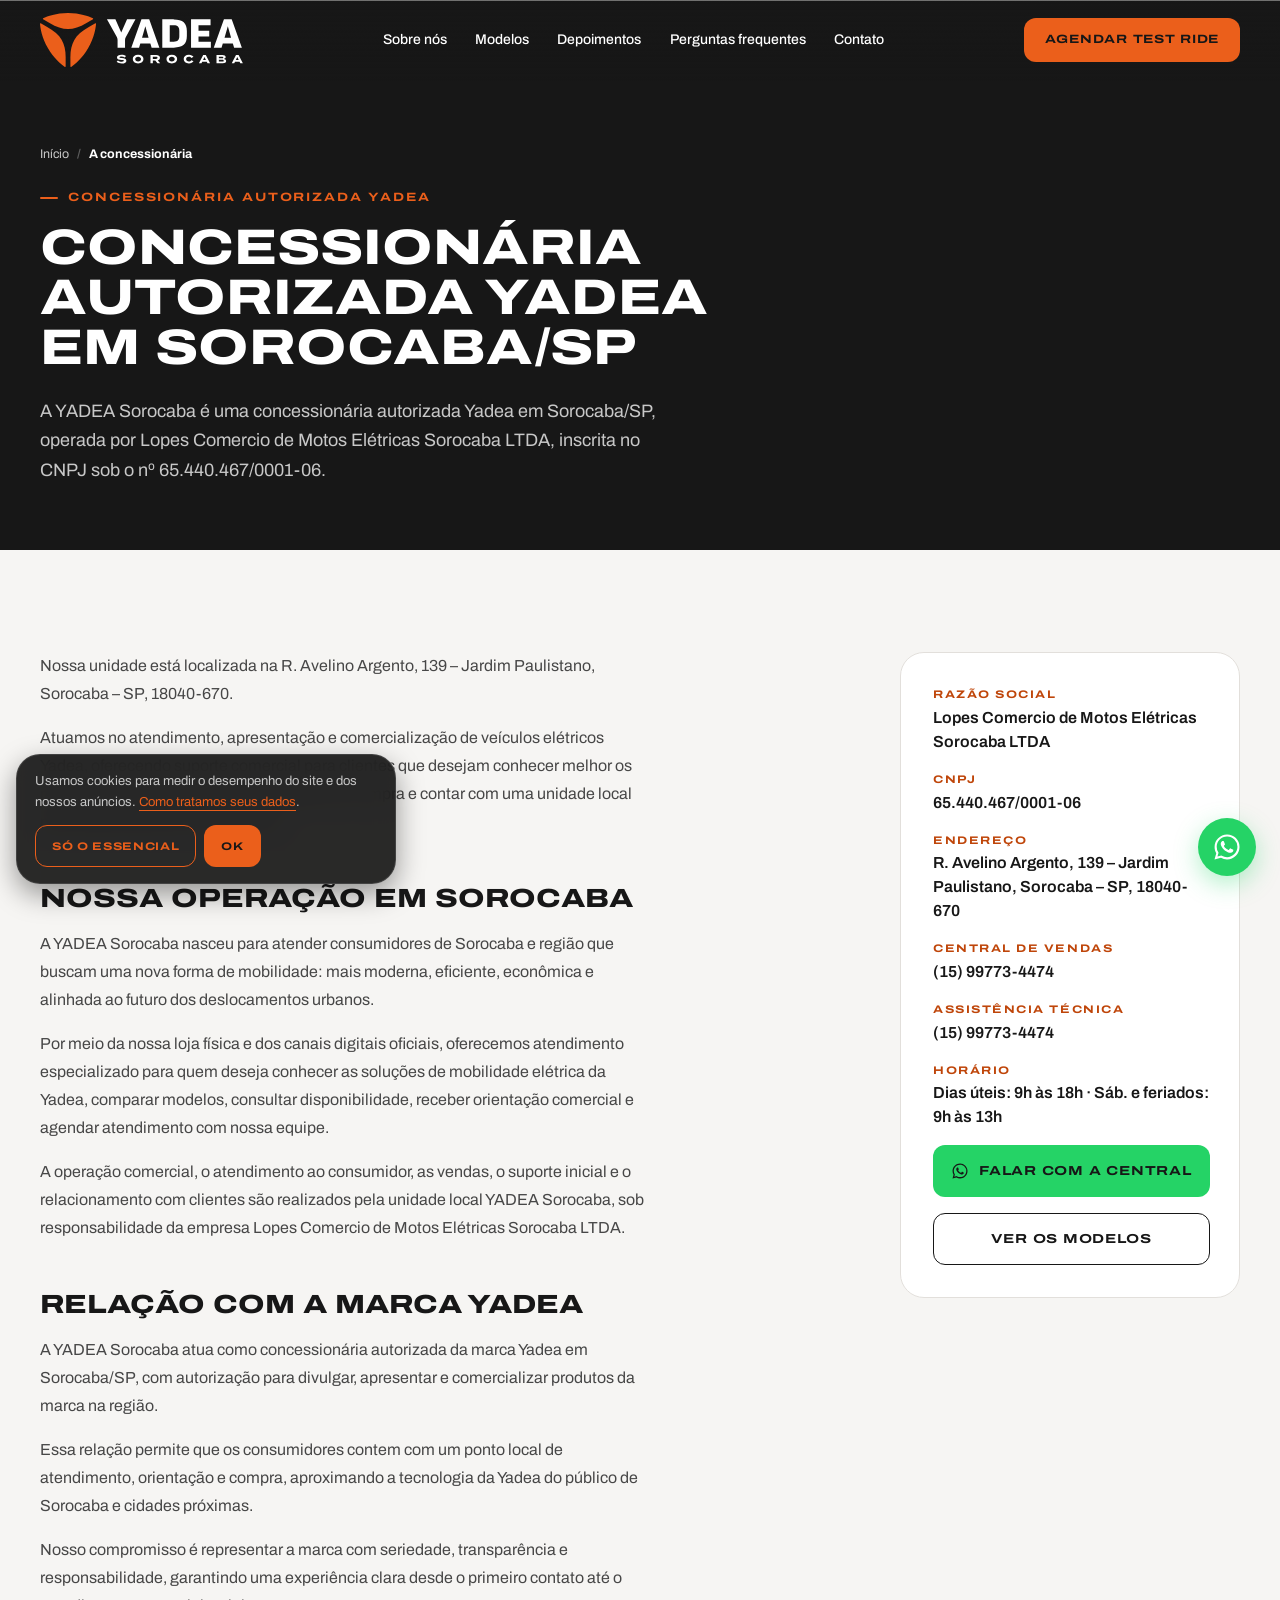
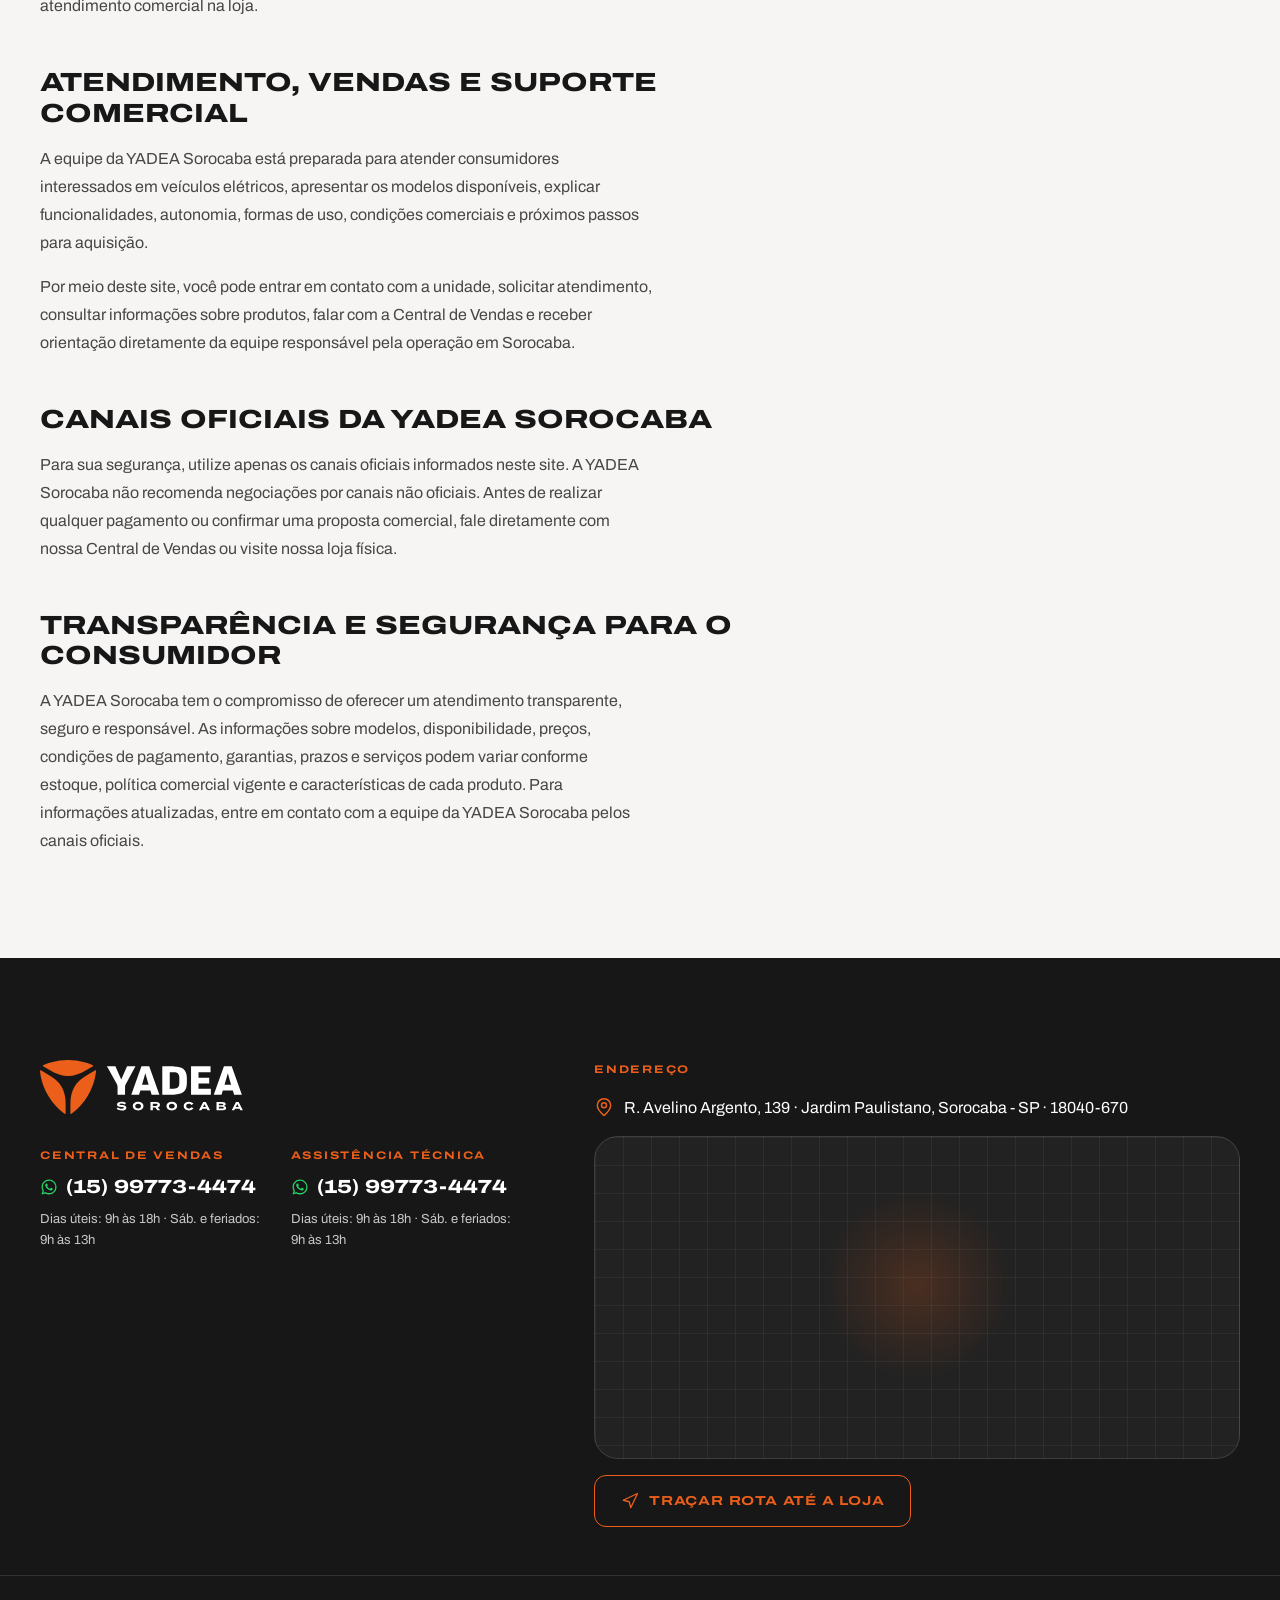
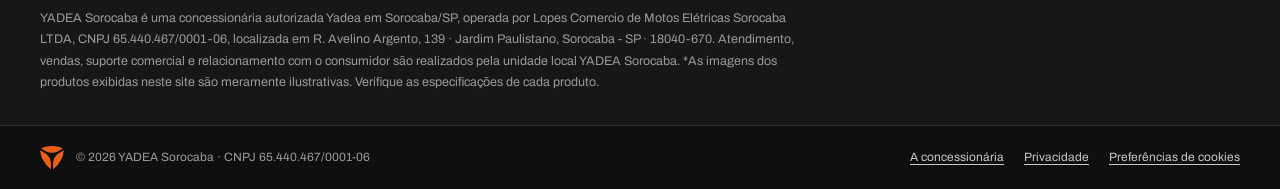
<file: concessionaria-yadea-sorocaba/index.html>
<!DOCTYPE html>
<html lang="pt-BR" data-ga4="" data-aw="" data-aw-lead="" data-meta-pixel="" data-sem-servidor="1">
<head>
<meta charset="utf-8">
<base href="../">
<meta name="viewport" content="width=device-width, initial-scale=1, viewport-fit=cover">
<title>Concessionária autorizada YADEA em Sorocaba/SP | YADEA Sorocaba</title>
<meta name="description" content="YADEA Sorocaba, concessionária autorizada YADEA em Sorocaba/SP, operada por Lopes Comercio de Motos Elétricas Sorocaba LTDA, CNPJ 65.440.467/0001-06. Endereço, canais oficiais e atendimento.">
<meta name="robots" content="noindex, nofollow">
<meta name="theme-color" content="#171717">
<link rel="canonical" href="https://yadeasorocaba.com.br/concessionaria-yadea-sorocaba/">

<meta property="og:type" content="website">
<meta property="og:locale" content="pt_BR">
<meta property="og:site_name" content="YADEA Sorocaba">
<meta property="og:title" content="Concessionária autorizada YADEA em Sorocaba/SP | YADEA Sorocaba">
<meta property="og:description" content="YADEA Sorocaba, concessionária autorizada YADEA em Sorocaba/SP, operada por Lopes Comercio de Motos Elétricas Sorocaba LTDA, CNPJ 65.440.467/0001-06. Endereço, canais oficiais e atendimento.">
<meta property="og:image" content="https://yadeasorocaba.com.br/assets/img/social/yadea-sorocaba-compartilhamento.jpg">
<meta property="og:image:type" content="image/jpeg">
<meta property="og:image:width" content="1200">
<meta property="og:image:height" content="630">
<meta property="og:image:alt" content="Scooter elétrica YADEA e a assinatura YADEA Sorocaba sobre fundo grafite">
<meta name="twitter:card" content="summary_large_image">

<link rel="icon" href="favicon.ico" sizes="48x48">
<link rel="icon" href="assets/img/brand/icone-app-laranja.svg" type="image/svg+xml">
<link rel="apple-touch-icon" href="assets/img/brand/apple-touch-icon.png">


<link rel="preload" href="assets/fonts/archivo-latin-var.woff2" as="font" type="font/woff2" crossorigin>
<link rel="stylesheet" href="assets/css/yadea.css?v=1.0.13">


<script>
  (function (h) {
    h.classList.add('js');
    setTimeout(function () { if (!h.classList.contains('motion-ok')) h.classList.add('sem-anima'); }, 3500);
  })(document.documentElement);
</script>

<script src="assets/js/consent.js?v=1.0.13"></script>

<script>
  (function () {
    var d = document.documentElement.dataset;
    var ids = [d.ga4, d.aw].filter(Boolean);
    if (!ids.length) return;
    var s = document.createElement('script');
    s.async = true;
    s.src = 'https://www.googletagmanager.com/gtag/js?id=' + ids[0];
    document.head.appendChild(s);
    gtag('js', new Date());
    ids.forEach(function (id) { gtag('config', id, { send_page_view: false }); });
  })();
</script>

<script type="application/ld+json">{"@context":"https://schema.org","@type":"MotorcycleDealer","@id":"https://yadeasorocaba.com.br/#loja","name":"YADEA Sorocaba","legalName":"Lopes Comercio de Motos Elétricas Sorocaba LTDA","taxID":"65.440.467/0001-06","description":"Concessionária autorizada YADEA no Jardim Paulistano, em Sorocaba: scooters elétricas sem CNH, a moto elétrica Keeness, test ride, assistência técnica e WhatsApp.","url":"https://yadeasorocaba.com.br/","image":"https://yadeasorocaba.com.br/assets/img/social/yadea-sorocaba-compartilhamento.jpg","logo":"https://yadeasorocaba.com.br/assets/img/brand/logo-sorocaba-positivo.svg","telephone":"+55 15 99773-4474","brand":{"@type":"Brand","name":"YADEA"},"areaServed":{"@type":"City","name":"Sorocaba"},"address":{"@type":"PostalAddress","streetAddress":"R. Avelino Argento, 139","addressLocality":"Sorocaba","addressRegion":"SP","postalCode":"18040-670","addressCountry":"BR"},"hasMap":"https://www.google.com/maps/search/?api=1&query=YADEA%20Sorocaba%2C%20R.%20Avelino%20Argento%2C%20139%2C%20Jardim%20Paulistano%2C%20Sorocaba%20-%20SP%2C%2018040-670","openingHoursSpecification":[{"@type":"OpeningHoursSpecification","dayOfWeek":["Monday","Tuesday","Wednesday","Thursday","Friday"],"opens":"09:00","closes":"18:00"},{"@type":"OpeningHoursSpecification","dayOfWeek":["Saturday"],"opens":"09:00","closes":"13:00"}],"contactPoint":[{"@type":"ContactPoint","telephone":"+5515997734474","contactType":"sales","areaServed":"BR","availableLanguage":"Portuguese"},{"@type":"ContactPoint","telephone":"+5515997734474","contactType":"technical support","areaServed":"BR","availableLanguage":"Portuguese"}]}</script>
<script type="application/ld+json">{"@context":"https://schema.org","@type":"BreadcrumbList","itemListElement":[{"@type":"ListItem","position":1,"name":"Início","item":"https://yadeasorocaba.com.br/"},{"@type":"ListItem","position":2,"name":"A concessionária","item":"https://yadeasorocaba.com.br/concessionaria-yadea-sorocaba/"}]}</script>
</head>
<body class="pagina-loja">

<a class="u-skip" href="concessionaria-yadea-sorocaba/#conteudo">Pular para o conteúdo</a>

<svg width="0" height="0" aria-hidden="true" focusable="false" style="position:absolute">
  <symbol id="i-whats" viewBox="0 0 24 24" fill="currentColor">
    <path d="M12.04 2c-5.5 0-9.97 4.47-9.97 9.97 0 1.76.46 3.48 1.34 5L2 22l5.16-1.35a9.93 9.93 0 0 0 4.88 1.25h.01c5.5 0 9.97-4.47 9.97-9.97 0-2.66-1.04-5.17-2.92-7.05A9.9 9.9 0 0 0 12.04 2Zm0 18.15h-.01a8.27 8.27 0 0 1-4.21-1.15l-.3-.18-3.13.82.84-3.05-.2-.31a8.24 8.24 0 0 1-1.26-4.41c0-4.57 3.72-8.29 8.29-8.29 2.21 0 4.29.86 5.86 2.43a8.24 8.24 0 0 1 2.43 5.87c0 4.57-3.72 8.27-8.31 8.27Zm4.55-6.2c-.25-.13-1.47-.73-1.7-.81-.23-.08-.4-.13-.56.13-.17.25-.64.81-.79.98-.14.17-.29.19-.54.06-.25-.12-1.05-.39-2-1.23-.74-.66-1.24-1.47-1.38-1.72-.15-.25-.02-.39.11-.51.11-.11.25-.29.37-.44.13-.14.17-.25.25-.41.09-.17.04-.31-.02-.44-.06-.12-.56-1.35-.77-1.85-.2-.48-.41-.42-.56-.43h-.48c-.17 0-.44.06-.66.31-.23.25-.87.85-.87 2.08s.89 2.41 1.02 2.58c.12.17 1.75 2.67 4.24 3.75.59.25 1.05.4 1.41.52.59.19 1.13.16 1.56.1.47-.07 1.47-.6 1.68-1.18.2-.58.2-1.07.15-1.18-.06-.1-.23-.17-.48-.29Z"/>
  </symbol>
  <symbol id="i-seta" viewBox="0 0 24 24" fill="none" stroke="currentColor" stroke-width="2" stroke-linecap="round" stroke-linejoin="round"><path d="m9 5 7 7-7 7"/></symbol>
  <symbol id="i-flecha" viewBox="0 0 24 24" fill="none" stroke="currentColor" stroke-width="2" stroke-linecap="round" stroke-linejoin="round"><path d="M5 12h14M13 6l6 6-6 6"/></symbol>
  <symbol id="i-x" viewBox="0 0 24 24" fill="none" stroke="currentColor" stroke-width="2" stroke-linecap="round" stroke-linejoin="round"><path d="M18 6 6 18M6 6l12 12"/></symbol>
  <symbol id="i-pino" viewBox="0 0 24 24" fill="none" stroke="currentColor" stroke-width="1.75" stroke-linecap="round" stroke-linejoin="round"><path d="M20 10c0 4.99-5.54 10.19-7.4 11.8a1 1 0 0 1-1.2 0C9.54 20.19 4 14.99 4 10a8 8 0 0 1 16 0"/><circle cx="12" cy="10" r="3"/></symbol>
  <symbol id="i-rota" viewBox="0 0 24 24" fill="none" stroke="currentColor" stroke-width="1.75" stroke-linecap="round" stroke-linejoin="round"><path d="M3 11 22 2l-9 19-2-8-8-2z"/></symbol>
  <symbol id="i-relogio" viewBox="0 0 24 24" fill="none" stroke="currentColor" stroke-width="1.75" stroke-linecap="round" stroke-linejoin="round"><circle cx="12" cy="12" r="9"/><path d="M12 7v5l3 2"/></symbol>
  <symbol id="i-chave" viewBox="0 0 24 24" fill="none" stroke="currentColor" stroke-width="1.75" stroke-linecap="round" stroke-linejoin="round"><path d="M14.7 6.3a1 1 0 0 0 0 1.4l1.6 1.6a1 1 0 0 0 1.4 0l3.77-3.77a6 6 0 0 1-7.94 7.94l-6.91 6.91a2.12 2.12 0 0 1-3-3l6.91-6.91a6 6 0 0 1 7.94-7.94l-3.76 3.76z"/></symbol>
  <symbol id="i-check" viewBox="0 0 24 24" fill="none" stroke="currentColor" stroke-width="2.4" stroke-linecap="round" stroke-linejoin="round"><path d="M20 6 9 17l-5-5"/></symbol>
  <symbol id="i-alerta" viewBox="0 0 24 24" fill="none" stroke="currentColor" stroke-width="2.4" stroke-linecap="round" stroke-linejoin="round"><path d="M12 7v6M12 17h.01"/></symbol>
  <symbol id="i-escudo" viewBox="0 0 24 24" fill="none" stroke="currentColor" stroke-width="1.75" stroke-linecap="round" stroke-linejoin="round"><path d="M20 13c0 5-3.5 7.5-7.66 8.95a1 1 0 0 1-.67-.01C7.5 20.5 4 18 4 13V6a1 1 0 0 1 1-1c2 0 4.5-1.2 6.24-2.72a1.17 1.17 0 0 1 1.52 0C14.51 3.81 17 5 19 5a1 1 0 0 1 1 1z"/><path d="m9 12 2 2 4-4"/></symbol>
  <symbol id="i-instagram" viewBox="0 0 24 24" fill="none" stroke="currentColor" stroke-width="1.75" stroke-linecap="round" stroke-linejoin="round"><rect x="2.5" y="2.5" width="19" height="19" rx="5"/><path d="M16 11.37A4 4 0 1 1 12.63 8 4 4 0 0 1 16 11.37Z"/><path d="M17.5 6.5h.01"/></symbol>
</svg>

<header class="header" id="header">
  <div class="u-container header__barra">
    <a class="header__logo" href="#topo" aria-label="YADEA Sorocaba, ir para o início">
      <img src="assets/img/brand/logo-sorocaba-negativo.svg" alt="YADEA Sorocaba" width="203" height="54">
    </a>

    <nav class="header__nav" aria-label="Navegação principal">
      <a class="header__link" href="#sobre">Sobre nós</a>
      <a class="header__link" href="#modelos">Modelos</a>
      <a class="header__link" href="#depoimentos">Depoimentos</a>
      <a class="header__link" href="#perguntas">Perguntas frequentes</a>
      <a class="header__link" href="#contato">Contato</a>
    </nav>

    <div class="header__acoes">
      <a class="btn btn--primario btn--desktop" data-whats="testRideGeral" data-origem="header_testride" href="https://api.whatsapp.com/send?phone=5515997734474&amp;text=Ol%C3%A1!%20Vim%20pelo%20site%20e%20gostaria%20de%20agendar%20um%20test%20ride%20na%20YADEA%20Sorocaba." target="_blank" rel="noopener">Agendar test ride</a>
      <button class="header__toggle" type="button" id="menu-toggle" aria-expanded="false" aria-controls="menu">
        <span class="header__toggle-icone" aria-hidden="true"><span></span><span></span><span></span></span>
        <span class="header__toggle-rotulo" aria-hidden="true"><span>Menu</span><span>Fechar</span></span>
        <span class="u-visually-hidden">Abrir menu de navegação</span>
      </button>
    </div>
  </div>
</header>

<div class="menu" id="menu" aria-hidden="true">
  <div class="menu__cortina menu__cortina--1" aria-hidden="true"></div>
  <div class="menu__cortina menu__cortina--2" aria-hidden="true"></div>
  <nav class="menu__painel" aria-label="Navegação mobile" data-lenis-prevent>
    <ul class="menu__lista">
      <li class="menu__item-wrap"><a class="menu__item" href="#sobre"><span class="menu__numero">01</span>Sobre nós</a></li>
      <li class="menu__item-wrap"><a class="menu__item" href="#modelos"><span class="menu__numero">02</span>Modelos</a></li>
      <li class="menu__item-wrap"><a class="menu__item" href="#depoimentos"><span class="menu__numero">03</span>Depoimentos</a></li>
      <li class="menu__item-wrap"><a class="menu__item" href="#perguntas"><span class="menu__numero">04</span>Perguntas</a></li>
      <li class="menu__item-wrap"><a class="menu__item" href="#contato"><span class="menu__numero">05</span>Contato</a></li>
    </ul>
    <div class="menu__rodape">
      <div class="menu__contato">
        <strong data-config="whatsapp.numero">(15) 99773-4474</strong>
        <span data-horarios="vendas"></span>
      </div>
      <a class="btn btn--primario" data-whats="testRideGeral" data-origem="menu_testride" href="https://api.whatsapp.com/send?phone=5515997734474&amp;text=Ol%C3%A1!%20Vim%20pelo%20site%20e%20gostaria%20de%20agendar%20um%20test%20ride%20na%20YADEA%20Sorocaba." target="_blank" rel="noopener">Agendar test ride</a>
    </div>
  </nav>
</div>

<main id="conteudo">
  <section class="institucional__topo" aria-labelledby="loja-titulo">
    <div class="u-container">
      <nav class="trilha" aria-label="Você está em">
        <ol>
          <li><a href="./">Início</a></li>
          <li aria-current="page">A concessionária</li>
        </ol>
      </nav>
      <p class="eyebrow eyebrow--escuro">Concessionária autorizada YADEA</p>
      <h1 class="t-h1" id="loja-titulo">Concessionária autorizada Yadea em Sorocaba/SP</h1>
      <p class="t-lead">A YADEA Sorocaba é uma concessionária autorizada Yadea em Sorocaba/SP, operada por Lopes Comercio de Motos Elétricas Sorocaba LTDA, inscrita no CNPJ sob o nº 65.440.467/0001-06.</p>
    </div>
  </section>

  <section class="u-secao s-clara" aria-label="Sobre a concessionária">
    <div class="u-container institucional__corpo">
      <div class="institucional__texto">
        <section>
          <p>Nossa unidade está localizada na R. Avelino Argento, 139 – Jardim Paulistano, Sorocaba – SP, 18040-670.</p>
          <p>Atuamos no atendimento, apresentação e comercialização de veículos elétricos Yadea, oferecendo suporte comercial para clientes que desejam conhecer melhor os modelos, tirar dúvidas, avaliar condições de compra e contar com uma unidade local para relacionamento com a marca.</p>
        </section>
        <section>
          <h2>Nossa operação em Sorocaba</h2>
          <p>A YADEA Sorocaba nasceu para atender consumidores de Sorocaba e região que buscam uma nova forma de mobilidade: mais moderna, eficiente, econômica e alinhada ao futuro dos deslocamentos urbanos.</p>
          <p>Por meio da nossa loja física e dos canais digitais oficiais, oferecemos atendimento especializado para quem deseja conhecer as soluções de mobilidade elétrica da Yadea, comparar modelos, consultar disponibilidade, receber orientação comercial e agendar atendimento com nossa equipe.</p>
          <p>A operação comercial, o atendimento ao consumidor, as vendas, o suporte inicial e o relacionamento com clientes são realizados pela unidade local YADEA Sorocaba, sob responsabilidade da empresa Lopes Comercio de Motos Elétricas Sorocaba LTDA.</p>
        </section>
        <section>
          <h2>Relação com a marca Yadea</h2>
          <p>A YADEA Sorocaba atua como concessionária autorizada da marca Yadea em Sorocaba/SP, com autorização para divulgar, apresentar e comercializar produtos da marca na região.</p>
          <p>Essa relação permite que os consumidores contem com um ponto local de atendimento, orientação e compra, aproximando a tecnologia da Yadea do público de Sorocaba e cidades próximas.</p>
          <p>Nosso compromisso é representar a marca com seriedade, transparência e responsabilidade, garantindo uma experiência clara desde o primeiro contato até o atendimento comercial na loja.</p>
        </section>
        <section>
          <h2>Atendimento, vendas e suporte comercial</h2>
          <p>A equipe da YADEA Sorocaba está preparada para atender consumidores interessados em veículos elétricos, apresentar os modelos disponíveis, explicar funcionalidades, autonomia, formas de uso, condições comerciais e próximos passos para aquisição.</p>
          <p>Por meio deste site, você pode entrar em contato com a unidade, solicitar atendimento, consultar informações sobre produtos, falar com a Central de Vendas e receber orientação diretamente da equipe responsável pela operação em Sorocaba.</p>
        </section>
        <section>
          <h2>Canais oficiais da YADEA Sorocaba</h2>
          <p>Para sua segurança, utilize apenas os canais oficiais informados neste site. A YADEA Sorocaba não recomenda negociações por canais não oficiais. Antes de realizar qualquer pagamento ou confirmar uma proposta comercial, fale diretamente com nossa Central de Vendas ou visite nossa loja física.</p>
        </section>
        <section>
          <h2>Transparência e segurança para o consumidor</h2>
          <p>A YADEA Sorocaba tem o compromisso de oferecer um atendimento transparente, seguro e responsável. As informações sobre modelos, disponibilidade, preços, condições de pagamento, garantias, prazos e serviços podem variar conforme estoque, política comercial vigente e características de cada produto. Para informações atualizadas, entre em contato com a equipe da YADEA Sorocaba pelos canais oficiais.</p>
        </section>
      </div>

      <aside class="ficha-loja" aria-label="Dados da concessionária">
        <dl>
          <div><dt>Razão social</dt><dd>Lopes Comercio de Motos Elétricas Sorocaba LTDA</dd></div>
          <div><dt>CNPJ</dt><dd>65.440.467/0001-06</dd></div>
          <div><dt>Endereço</dt><dd>R. Avelino Argento, 139 – Jardim Paulistano, Sorocaba – SP, 18040-670</dd></div>
          <div><dt>Central de vendas</dt><dd>(15) 99773-4474</dd></div>
          <div><dt>Assistência técnica</dt><dd>(15) 99773-4474</dd></div>
          <div><dt>Horário</dt><dd>Dias úteis: 9h às 18h · Sáb. e feriados: 9h às 13h</dd></div>
        </dl>
        <a class="btn btn--whats" data-whats="geral" data-origem="pagina_loja" href="https://api.whatsapp.com/send?phone=5515997734474&text=Ol%C3%A1!%20Vim%20pelo%20site%20e%20gostaria%20de%20saber%20mais%20sobre%20os%20modelos%20e%20condi%C3%A7%C3%B5es%20especiais%20da%20YADEA%20Sorocaba." target="_blank" rel="noopener"><svg aria-hidden="true"><use href="#i-whats"></use></svg>Falar com a central</a>
        <a class="btn btn--contorno" href="./#modelos">Ver os modelos</a>
      </aside>
    </div>
  </section>
</main>

<footer class="rodape s-escura" id="contato" aria-labelledby="rodape-titulo">
  <h2 class="u-visually-hidden" id="rodape-titulo">Contato e informações da loja</h2>
  <div class="u-container rodape__grade">
    <div class="rodape__contato">
      <img class="rodape__logo" src="assets/img/brand/logo-sorocaba-negativo.svg" alt="YADEA Sorocaba" width="203" height="54" loading="lazy">
      <div class="rodape__blocos">
        <div class="rodape__bloco">
          <p class="rodape__rotulo">Central de vendas</p>
          <a class="rodape__valor" data-whats="geral" data-origem="rodape_vendas" href="https://api.whatsapp.com/send?phone=5515997734474&amp;text=Ol%C3%A1!%20Vim%20pelo%20site%20e%20gostaria%20de%20saber%20mais%20sobre%20os%20modelos%20e%20condi%C3%A7%C3%B5es%20especiais%20da%20YADEA%20Sorocaba." target="_blank" rel="noopener"><svg aria-hidden="true"><use href="#i-whats"></use></svg><span data-config="whatsapp.numero">(15) 99773-4474</span></a>
          <p class="rodape__detalhe" data-horarios="vendas"></p>
        </div>
        <div class="rodape__bloco">
          <p class="rodape__rotulo">Assistência técnica</p>
          <a class="rodape__valor" data-whats="assistencia" data-origem="rodape_assistencia" href="https://api.whatsapp.com/send?phone=5515997734474&amp;text=Ol%C3%A1!%20Vim%20pelo%20site%20e%20gostaria%20de%20falar%20com%20a%20assist%C3%AAncia%20t%C3%A9cnica%20da%20YADEA%20Sorocaba." target="_blank" rel="noopener"><svg aria-hidden="true"><use href="#i-whats"></use></svg><span data-config="assistencia.numero">(15) 99773-4474</span></a>
          <p class="rodape__detalhe" data-horarios="assistencia"></p>
        </div>
        </div>
    </div>

    <div class="rodape__endereco">
      <p class="rodape__rotulo">Endereço</p>
      <p class="rodape__endereco-texto"><svg aria-hidden="true"><use href="#i-pino"></use></svg><span data-config="endereco.completo">R. Avelino Argento, 139 · Jardim Paulistano, Sorocaba - SP · 18040-670</span></p>
      <div class="mapa">
        <iframe id="mapa" title="Mapa com a localização da YADEA Sorocaba" loading="lazy"
                referrerpolicy="no-referrer-when-downgrade" allowfullscreen></iframe>
      </div>
      <div class="rodape__rota">
        <a class="btn btn--contorno-claro" data-rota href="https://www.google.com/maps/dir/?api=1&amp;destination=YADEA%20Sorocaba%2C%20R.%20Avelino%20Argento%2C%20139%2C%20Jardim%20Paulistano%2C%20Sorocaba%20-%20SP%2C%2018040-670" target="_blank" rel="noopener"><svg aria-hidden="true"><use href="#i-rota"></use></svg>Traçar rota até a loja</a>
      </div>
    </div>
  </div>

  <div class="u-container rodape__inst">
    <p class="rodape__institucional">
      <span data-config="marca.nome">YADEA Sorocaba</span> é uma concessionária autorizada Yadea em Sorocaba/SP,
      operada por <span data-config="marca.razaoSocial">Lopes Comercio de Motos Elétricas Sorocaba LTDA</span>,
      CNPJ <span data-config="marca.cnpj">65.440.467/0001-06</span>, localizada em
      <span data-config="endereco.completo">R. Avelino Argento, 139 · Jardim Paulistano, Sorocaba - SP · 18040-670</span>.
      Atendimento, vendas, suporte comercial e relacionamento com o consumidor são realizados pela
      unidade local <span data-config="marca.nome">YADEA Sorocaba</span>.
      *As imagens dos produtos exibidas neste site são meramente ilustrativas. Verifique as especificações de cada produto.
    </p>
  </div>

  <div class="rodape__legal">
    <div class="u-container rodape__legal-linha">
      <span class="rodape__legal-marca">
        <img src="assets/img/brand/simbolo-laranja.svg" alt="" width="24" height="23" loading="lazy">
        <span>© <span data-ano>2026</span> <span data-config="marca.nome">YADEA Sorocaba</span> · CNPJ <span data-config="marca.cnpj">65.440.467/0001-06</span></span>
      </span>
      <span class="rodape__legal-links">
        <a href="concessionaria-yadea-sorocaba/">A concessionária</a>
        <a href="privacidade.html">Privacidade</a>
        <button class="rodape__link" type="button" id="rever-cookies">Preferências de cookies</button>
        <button class="rodape__link" type="button" id="abrir-alerta" hidden>Comunicado de segurança</button>
      </span>
    </div>
  </div>
</footer>

<a class="flutuante" id="flutuante" data-whats="geral" data-origem="flutuante" href="https://api.whatsapp.com/send?phone=5515997734474&amp;text=Ol%C3%A1!%20Vim%20pelo%20site%20e%20gostaria%20de%20saber%20mais%20sobre%20os%20modelos%20e%20condi%C3%A7%C3%B5es%20especiais%20da%20YADEA%20Sorocaba." aria-label="Falar com a YADEA Sorocaba pelo WhatsApp" target="_blank" rel="noopener">
  <svg aria-hidden="true"><use href="#i-whats"></use></svg>
</a>

<aside class="aviso" id="aviso-seguranca" aria-labelledby="aviso-titulo" aria-live="polite" hidden>
  <span class="aviso__icone" aria-hidden="true"><svg><use href="#i-escudo"></use></svg></span>
  <div class="aviso__corpo">
    <p class="aviso__selo">Comunicado de segurança</p>
    <p class="aviso__titulo" id="aviso-titulo">Este é o site oficial da YADEA Sorocaba.</p>
    <p class="aviso__texto">A loja não se responsabiliza por negociações feitas fora dos canais oficiais<span data-aviso="exemplo"></span>.</p>
    <div class="aviso__acoes">
      <button class="aviso__botao aviso__botao--detalhes" type="button" id="aviso-detalhes">Ver detalhes</button>
      <button class="aviso__botao" type="button" data-fechar-aviso>Entendi</button>
    </div>
  </div>
  <button class="aviso__fechar" type="button" data-fechar-aviso aria-label="Fechar comunicado de segurança"><svg aria-hidden="true"><use href="#i-x"></use></svg></button>
</aside>

<div class="alerta" id="alerta-seguranca" role="dialog" aria-modal="true" aria-labelledby="alerta-titulo"
     aria-describedby="alerta-texto" aria-hidden="true" hidden>
  <div class="alerta__scrim" data-fechar-alerta></div>
  <div class="alerta__caixa" data-lenis-prevent>
    <button class="alerta__fechar" type="button" data-fechar-alerta aria-label="Fechar comunicado de segurança"><svg aria-hidden="true"><use href="#i-x"></use></svg></button>
    <p class="alerta__selo">Comunicado de segurança</p>
    <h2 class="alerta__titulo" id="alerta-titulo" tabindex="-1">Use apenas os <span class="t-laranja">canais oficiais</span> da YADEA Sorocaba.</h2>
    <p class="alerta__texto" id="alerta-texto">
      Para sua segurança, a YADEA Sorocaba não recomenda negociações por canais não oficiais.
      Antes de realizar qualquer pagamento ou confirmar uma proposta comercial, fale diretamente
      com a Central de Vendas ou visite a loja física.
    </p>
    <div class="alerta__dominios">
      <div class="alerta__dominio alerta__dominio--oficial">
        <span class="alerta__dominio-rotulo">Site oficial</span>
        <span class="alerta__dominio-valor"><svg aria-hidden="true"><use href="#i-escudo"></use></svg><strong data-alerta="oficial"></strong></span>
      </div>
      <div class="alerta__dominio alerta__dominio--falso" data-alerta="caixa-falsos">
        <span class="alerta__dominio-rotulo">Domínio não reconhecido</span>
        <ul class="alerta__dominio-lista" data-alerta="falsos"></ul>
      </div>
    </div>
    <div class="alerta__detalhes" id="alerta-detalhes" hidden>
      <ul class="alerta__lista">
        <li class="alerta__item alerta__item--ok"><span aria-hidden="true"><svg><use href="#i-check"></use></svg></span><p><strong>Central de vendas:</strong> <span data-config="whatsapp.numero"></span></p></li>
        <li class="alerta__item alerta__item--ok"><span aria-hidden="true"><svg><use href="#i-check"></use></svg></span><p><strong>Assistência técnica:</strong> <span data-config="assistencia.numero"></span></p></li>
        <li class="alerta__item alerta__item--nao"><span aria-hidden="true"><svg><use href="#i-alerta"></use></svg></span><p>Não realize pagamentos, envie documentos ou compartilhe dados pessoais sem confirmar o atendimento oficial.</p></li>
      </ul>
    </div>
    <div class="alerta__acoes">
      <a class="btn btn--primario alerta__principal" data-whats="confirmarOficial" data-origem="alerta_seguranca" href="https://api.whatsapp.com/send?phone=5515997734474&amp;text=Ol%C3%A1!%20Vim%20pelo%20site%20e%20quero%20confirmar%20se%20estou%20falando%20com%20o%20atendimento%20oficial%20da%20YADEA%20Sorocaba." target="_blank" rel="noopener"><svg aria-hidden="true"><use href="#i-whats"></use></svg>Confirmar no WhatsApp</a>
      <button class="btn btn--contorno-claro" type="button" id="alerta-mais" aria-expanded="false" aria-controls="alerta-detalhes">Ver detalhes</button>
    </div>
  </div>
</div>


<div class="consentimento" id="consentimento" role="dialog" aria-live="polite" aria-label="Aviso de cookies" hidden>
  <div class="consentimento__texto">
    <p>Usamos cookies para medir o desempenho do site e dos nossos anúncios. <a href="privacidade.html">Como tratamos seus dados</a>.</p>
  </div>
  <div class="consentimento__acoes">
    <button class="btn btn--contorno-claro" type="button" data-consentimento="recusar">Só o essencial</button>
    <button class="btn btn--primario" type="button" data-consentimento="aceitar">Ok</button>
  </div>
</div>

<div class="lightbox" id="lightbox" role="dialog" aria-modal="true" aria-label="Foto ampliada" aria-hidden="true">
  <button class="lightbox__fechar" type="button" data-fechar-lightbox aria-label="Fechar foto ampliada"><svg aria-hidden="true"><use href="#i-x"></use></svg></button>
  <button class="lightbox__seta lightbox__seta--anterior" type="button" data-lightbox-passo="-1" aria-label="Foto anterior"><svg aria-hidden="true" style="transform:scaleX(-1)"><use href="#i-seta"></use></svg></button>
  <img class="lightbox__foto" id="lightbox-foto" alt="">
  <button class="lightbox__seta lightbox__seta--proxima" type="button" data-lightbox-passo="1" aria-label="Próxima foto"><svg aria-hidden="true"><use href="#i-seta"></use></svg></button>
  <p class="lightbox__contador" id="lightbox-contador" aria-live="polite"></p>
</div>

<script src="assets/js/tracking.js?v=1.0.13"></script>
<script src="assets/js/config.js?v=1.0.13"></script>
<script src="assets/js/galerias.js?v=1.0.13"></script>
<script src="assets/js/catalogo.js?v=1.0.13"></script>
<script src="assets/js/render.js?v=1.0.13"></script>
<script src="assets/js/app.js?v=1.0.13"></script>

<script src="assets/vendor/gsap.min.js" defer></script>
<script src="assets/vendor/ScrollTrigger.min.js" defer></script>
<script src="assets/vendor/lenis.min.js" defer></script>
<script src="assets/js/motion.js?v=1.0.13" defer></script>
</body>
</html>
</file>
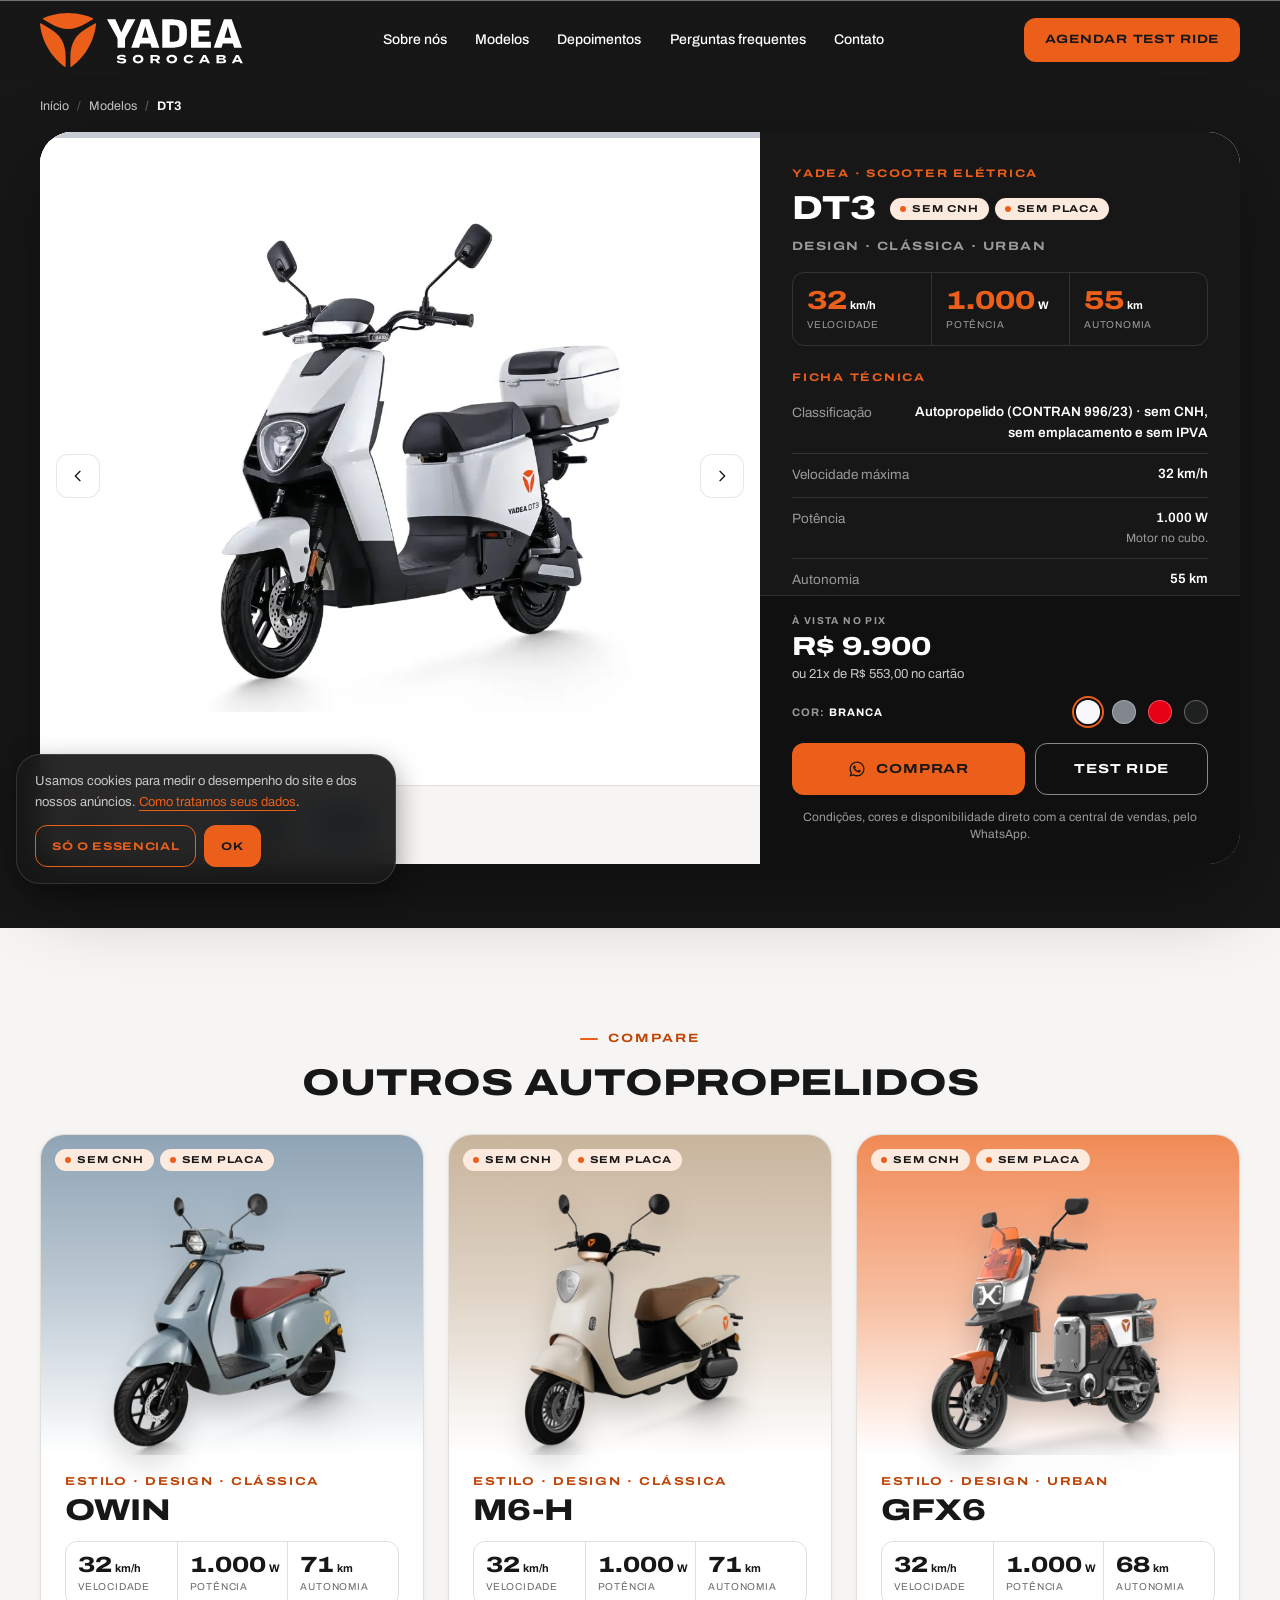
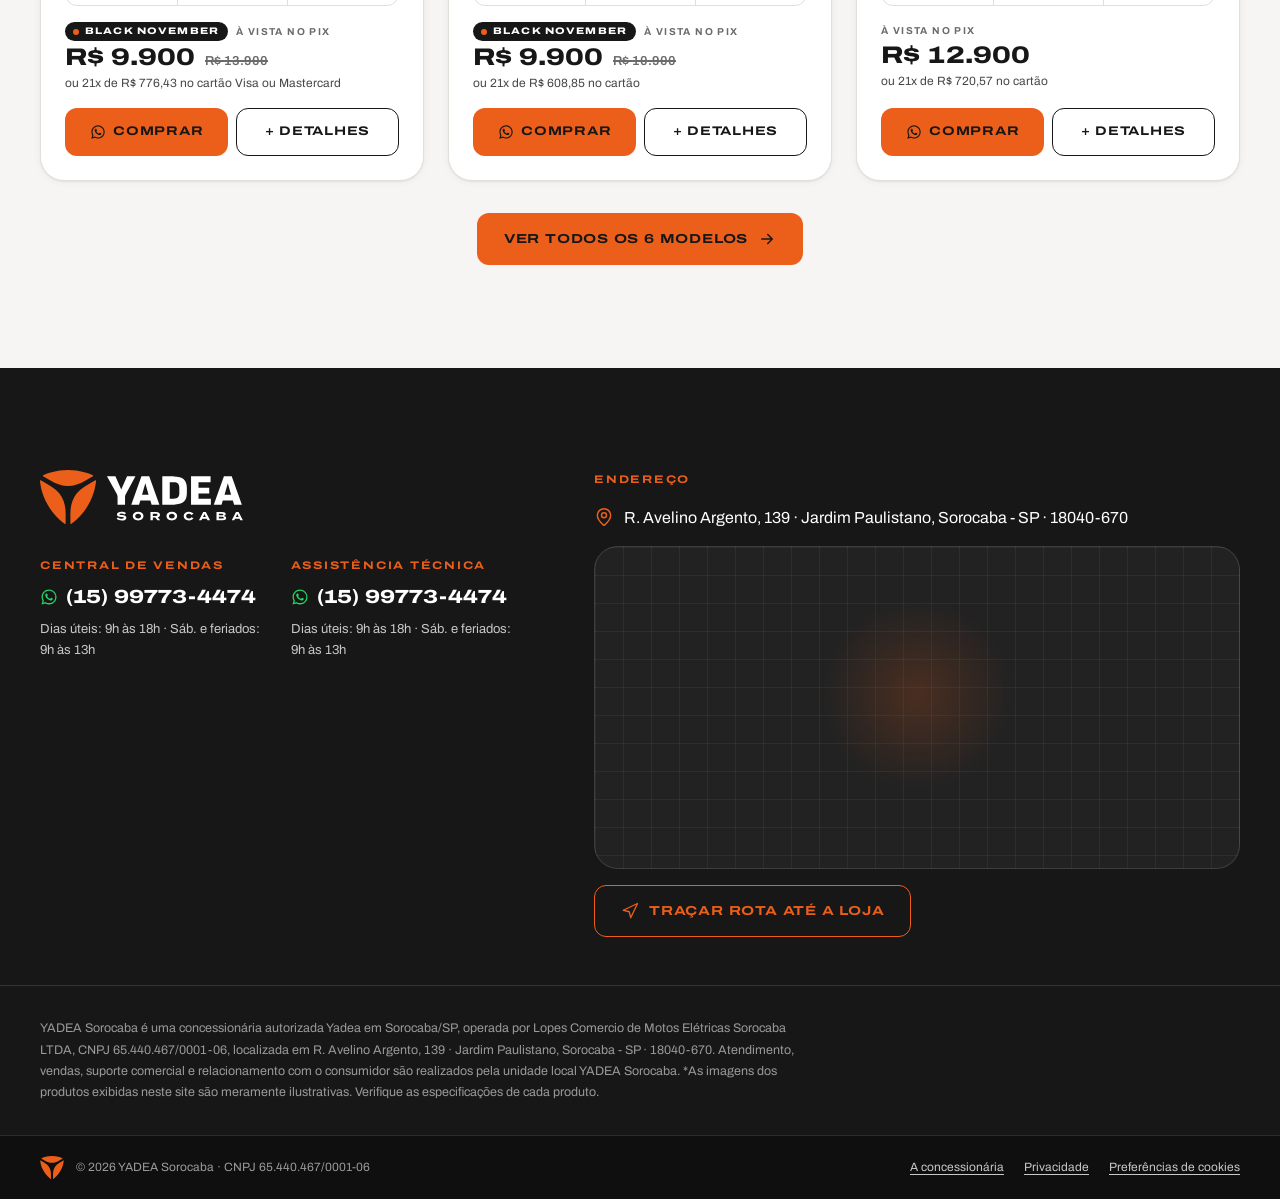
<file: modelos-de-motos/dt3/index.html>
<!DOCTYPE html>
<html lang="pt-BR" data-ga4="" data-aw="" data-aw-lead="" data-meta-pixel="" data-sem-servidor="1">
<head>
<meta charset="utf-8">
<base href="../../">
<meta name="viewport" content="width=device-width, initial-scale=1, viewport-fit=cover">
<title>YADEA DT3 · Scooter elétrica em Sorocaba | YADEA Sorocaba</title>
<meta name="description" content="YADEA DT3, scooter elétrica sem CNH e sem placa: 32 km/h, 1000 W e 55 km de autonomia. Black November: R$ 7.900 à vista no PIX ou 21x de R$ 553,00 no cartão.">
<meta name="robots" content="noindex, nofollow">
<meta name="theme-color" content="#171717">
<link rel="canonical" href="https://yadeasorocaba.com.br/modelos-de-motos/dt3/">

<meta property="og:type" content="product">
<meta property="og:url" content="https://yadeasorocaba.com.br/modelos-de-motos/dt3/">
<meta property="og:locale" content="pt_BR">
<meta property="og:site_name" content="YADEA Sorocaba">
<meta property="og:title" content="YADEA DT3 · YADEA Sorocaba">
<meta property="og:description" content="YADEA DT3, scooter elétrica sem CNH e sem placa: 32 km/h, 1000 W e 55 km de autonomia. Black November: R$ 7.900 à vista no PIX ou 21x de R$ 553,00 no cartão.">
<meta property="og:image" content="https://yadeasorocaba.com.br/assets/img/social/modelo-dt3.jpg">
<meta property="og:image:type" content="image/jpeg">
<meta property="og:image:width" content="1200">
<meta property="og:image:height" content="630">
<meta property="og:image:alt" content="Scooter elétrica YADEA DT3 branca com baú traseiro">
<meta name="twitter:card" content="summary_large_image">

<link rel="icon" href="favicon.ico" sizes="48x48">
<link rel="icon" href="assets/img/brand/icone-app-laranja.svg" type="image/svg+xml">
<link rel="apple-touch-icon" href="assets/img/brand/apple-touch-icon.png">


<link rel="preload" href="assets/fonts/archivo-latin-var.woff2" as="font" type="font/woff2" crossorigin>
<link rel="preload" as="image" href="assets/img/models/dt3-01.webp" fetchpriority="high">
<link rel="stylesheet" href="assets/css/yadea.css?v=1.0.13">


<script>
  (function (h) {
    h.classList.add('js');
    setTimeout(function () { if (!h.classList.contains('motion-ok')) h.classList.add('sem-anima'); }, 3500);
  })(document.documentElement);
</script>

<script src="assets/js/consent.js?v=1.0.13"></script>

<script>
  (function () {
    var d = document.documentElement.dataset;
    var ids = [d.ga4, d.aw].filter(Boolean);
    if (!ids.length) return;
    var s = document.createElement('script');
    s.async = true;
    s.src = 'https://www.googletagmanager.com/gtag/js?id=' + ids[0];
    document.head.appendChild(s);
    gtag('js', new Date());
    ids.forEach(function (id) { gtag('config', id, { send_page_view: false }); });
  })();
</script>

<script type="application/ld+json">{"@context":"https://schema.org","@type":"Product","@id":"https://yadeasorocaba.com.br/modelos-de-motos/dt3/#produto","name":"YADEA DT3","description":"YADEA DT3, scooter elétrica sem CNH e sem placa: 32 km/h, 1000 W e 55 km de autonomia. Black November: R$ 7.900 à vista no PIX ou 21x de R$ 553,00 no cartão.","image":["https://yadeasorocaba.com.br/assets/img/models/dt3-card.webp","https://yadeasorocaba.com.br/assets/img/models/dt3-01.webp","https://yadeasorocaba.com.br/assets/img/models/dt3-02.webp","https://yadeasorocaba.com.br/assets/img/models/dt3-06.webp","https://yadeasorocaba.com.br/assets/img/models/dt3-07.webp"],"brand":{"@type":"Brand","name":"YADEA"},"category":"Scooter elétrica","url":"https://yadeasorocaba.com.br/modelos-de-motos/dt3/","offers":{"@type":"Offer","url":"https://yadeasorocaba.com.br/modelos-de-motos/dt3/","price":"7900.00","priceCurrency":"BRL","priceValidUntil":"2026-11-30","availability":"https://schema.org/InStock","seller":{"@type":"MotorcycleDealer","@id":"https://yadeasorocaba.com.br/#loja","name":"YADEA Sorocaba"}}}</script>
<script type="application/ld+json">{"@context":"https://schema.org","@type":"BreadcrumbList","itemListElement":[{"@type":"ListItem","position":1,"name":"Início","item":"https://yadeasorocaba.com.br/"},{"@type":"ListItem","position":2,"name":"Modelos","item":"https://yadeasorocaba.com.br/#modelos"},{"@type":"ListItem","position":3,"name":"YADEA DT3","item":"https://yadeasorocaba.com.br/modelos-de-motos/dt3/"}]}</script>
</head>
<body class="pagina-modelo">

<a class="u-skip" href="modelos-de-motos/dt3/#conteudo">Pular para o conteúdo</a>

<svg width="0" height="0" aria-hidden="true" focusable="false" style="position:absolute">
  <symbol id="i-whats" viewBox="0 0 24 24" fill="currentColor">
    <path d="M12.04 2c-5.5 0-9.97 4.47-9.97 9.97 0 1.76.46 3.48 1.34 5L2 22l5.16-1.35a9.93 9.93 0 0 0 4.88 1.25h.01c5.5 0 9.97-4.47 9.97-9.97 0-2.66-1.04-5.17-2.92-7.05A9.9 9.9 0 0 0 12.04 2Zm0 18.15h-.01a8.27 8.27 0 0 1-4.21-1.15l-.3-.18-3.13.82.84-3.05-.2-.31a8.24 8.24 0 0 1-1.26-4.41c0-4.57 3.72-8.29 8.29-8.29 2.21 0 4.29.86 5.86 2.43a8.24 8.24 0 0 1 2.43 5.87c0 4.57-3.72 8.27-8.31 8.27Zm4.55-6.2c-.25-.13-1.47-.73-1.7-.81-.23-.08-.4-.13-.56.13-.17.25-.64.81-.79.98-.14.17-.29.19-.54.06-.25-.12-1.05-.39-2-1.23-.74-.66-1.24-1.47-1.38-1.72-.15-.25-.02-.39.11-.51.11-.11.25-.29.37-.44.13-.14.17-.25.25-.41.09-.17.04-.31-.02-.44-.06-.12-.56-1.35-.77-1.85-.2-.48-.41-.42-.56-.43h-.48c-.17 0-.44.06-.66.31-.23.25-.87.85-.87 2.08s.89 2.41 1.02 2.58c.12.17 1.75 2.67 4.24 3.75.59.25 1.05.4 1.41.52.59.19 1.13.16 1.56.1.47-.07 1.47-.6 1.68-1.18.2-.58.2-1.07.15-1.18-.06-.1-.23-.17-.48-.29Z"/>
  </symbol>
  <symbol id="i-seta" viewBox="0 0 24 24" fill="none" stroke="currentColor" stroke-width="2" stroke-linecap="round" stroke-linejoin="round"><path d="m9 5 7 7-7 7"/></symbol>
  <symbol id="i-flecha" viewBox="0 0 24 24" fill="none" stroke="currentColor" stroke-width="2" stroke-linecap="round" stroke-linejoin="round"><path d="M5 12h14M13 6l6 6-6 6"/></symbol>
  <symbol id="i-x" viewBox="0 0 24 24" fill="none" stroke="currentColor" stroke-width="2" stroke-linecap="round" stroke-linejoin="round"><path d="M18 6 6 18M6 6l12 12"/></symbol>
  <symbol id="i-pino" viewBox="0 0 24 24" fill="none" stroke="currentColor" stroke-width="1.75" stroke-linecap="round" stroke-linejoin="round"><path d="M20 10c0 4.99-5.54 10.19-7.4 11.8a1 1 0 0 1-1.2 0C9.54 20.19 4 14.99 4 10a8 8 0 0 1 16 0"/><circle cx="12" cy="10" r="3"/></symbol>
  <symbol id="i-rota" viewBox="0 0 24 24" fill="none" stroke="currentColor" stroke-width="1.75" stroke-linecap="round" stroke-linejoin="round"><path d="M3 11 22 2l-9 19-2-8-8-2z"/></symbol>
  <symbol id="i-relogio" viewBox="0 0 24 24" fill="none" stroke="currentColor" stroke-width="1.75" stroke-linecap="round" stroke-linejoin="round"><circle cx="12" cy="12" r="9"/><path d="M12 7v5l3 2"/></symbol>
  <symbol id="i-chave" viewBox="0 0 24 24" fill="none" stroke="currentColor" stroke-width="1.75" stroke-linecap="round" stroke-linejoin="round"><path d="M14.7 6.3a1 1 0 0 0 0 1.4l1.6 1.6a1 1 0 0 0 1.4 0l3.77-3.77a6 6 0 0 1-7.94 7.94l-6.91 6.91a2.12 2.12 0 0 1-3-3l6.91-6.91a6 6 0 0 1 7.94-7.94l-3.76 3.76z"/></symbol>
  <symbol id="i-check" viewBox="0 0 24 24" fill="none" stroke="currentColor" stroke-width="2.4" stroke-linecap="round" stroke-linejoin="round"><path d="M20 6 9 17l-5-5"/></symbol>
  <symbol id="i-alerta" viewBox="0 0 24 24" fill="none" stroke="currentColor" stroke-width="2.4" stroke-linecap="round" stroke-linejoin="round"><path d="M12 7v6M12 17h.01"/></symbol>
  <symbol id="i-escudo" viewBox="0 0 24 24" fill="none" stroke="currentColor" stroke-width="1.75" stroke-linecap="round" stroke-linejoin="round"><path d="M20 13c0 5-3.5 7.5-7.66 8.95a1 1 0 0 1-.67-.01C7.5 20.5 4 18 4 13V6a1 1 0 0 1 1-1c2 0 4.5-1.2 6.24-2.72a1.17 1.17 0 0 1 1.52 0C14.51 3.81 17 5 19 5a1 1 0 0 1 1 1z"/><path d="m9 12 2 2 4-4"/></symbol>
  <symbol id="i-instagram" viewBox="0 0 24 24" fill="none" stroke="currentColor" stroke-width="1.75" stroke-linecap="round" stroke-linejoin="round"><rect x="2.5" y="2.5" width="19" height="19" rx="5"/><path d="M16 11.37A4 4 0 1 1 12.63 8 4 4 0 0 1 16 11.37Z"/><path d="M17.5 6.5h.01"/></symbol>
</svg>

<header class="header" id="header">
  <div class="u-container header__barra">
    <a class="header__logo" href="#topo" aria-label="YADEA Sorocaba, ir para o início">
      <img src="assets/img/brand/logo-sorocaba-negativo.svg" alt="YADEA Sorocaba" width="203" height="54">
    </a>

    <nav class="header__nav" aria-label="Navegação principal">
      <a class="header__link" href="#sobre">Sobre nós</a>
      <a class="header__link" href="#modelos">Modelos</a>
      <a class="header__link" href="#depoimentos">Depoimentos</a>
      <a class="header__link" href="#perguntas">Perguntas frequentes</a>
      <a class="header__link" href="#contato">Contato</a>
    </nav>

    <div class="header__acoes">
      <a class="btn btn--primario btn--desktop" data-whats="testRideGeral" data-origem="header_testride" href="https://api.whatsapp.com/send?phone=5515997734474&amp;text=Ol%C3%A1!%20Vim%20pelo%20site%20e%20gostaria%20de%20agendar%20um%20test%20ride%20na%20YADEA%20Sorocaba." target="_blank" rel="noopener">Agendar test ride</a>
      <button class="header__toggle" type="button" id="menu-toggle" aria-expanded="false" aria-controls="menu">
        <span class="header__toggle-icone" aria-hidden="true"><span></span><span></span><span></span></span>
        <span class="header__toggle-rotulo" aria-hidden="true"><span>Menu</span><span>Fechar</span></span>
        <span class="u-visually-hidden">Abrir menu de navegação</span>
      </button>
    </div>
  </div>
</header>

<div class="menu" id="menu" aria-hidden="true">
  <div class="menu__cortina menu__cortina--1" aria-hidden="true"></div>
  <div class="menu__cortina menu__cortina--2" aria-hidden="true"></div>
  <nav class="menu__painel" aria-label="Navegação mobile" data-lenis-prevent>
    <ul class="menu__lista">
      <li class="menu__item-wrap"><a class="menu__item" href="#sobre"><span class="menu__numero">01</span>Sobre nós</a></li>
      <li class="menu__item-wrap"><a class="menu__item" href="#modelos"><span class="menu__numero">02</span>Modelos</a></li>
      <li class="menu__item-wrap"><a class="menu__item" href="#depoimentos"><span class="menu__numero">03</span>Depoimentos</a></li>
      <li class="menu__item-wrap"><a class="menu__item" href="#perguntas"><span class="menu__numero">04</span>Perguntas</a></li>
      <li class="menu__item-wrap"><a class="menu__item" href="#contato"><span class="menu__numero">05</span>Contato</a></li>
    </ul>
    <div class="menu__rodape">
      <div class="menu__contato">
        <strong data-config="whatsapp.numero">(15) 99773-4474</strong>
        <span data-horarios="vendas"></span>
      </div>
      <a class="btn btn--primario" data-whats="testRideGeral" data-origem="menu_testride" href="https://api.whatsapp.com/send?phone=5515997734474&amp;text=Ol%C3%A1!%20Vim%20pelo%20site%20e%20gostaria%20de%20agendar%20um%20test%20ride%20na%20YADEA%20Sorocaba." target="_blank" rel="noopener">Agendar test ride</a>
    </div>
  </nav>
</div>

<main id="conteudo">
  <section class="produto" aria-label="YADEA DT3">
    <div class="u-container">
      <nav class="trilha" aria-label="Você está em">
        <ol>
          <li><a href="./">Início</a></li>
          <li><a href="./#modelos">Modelos</a></li>
          <li aria-current="page">DT3</li>
        </ol>
      </nav>
<div class="modal modal--pagina" id="modal" data-modelo="dt3">
  <div class="modal__caixa">

    <div class="modal__galeria tem-miniaturas">
      <div class="modal__slider" id="modal-slider" tabindex="0" data-lenis-prevent
           role="group" aria-roledescription="carrossel" aria-label="Fotos do modelo">
        <div class="modal__slide" role="group" aria-roledescription="slide"
             aria-label="1 de 4" style="--fundo:#FFFFFF">
          <img src="assets/img/models/dt3-01.webp" alt="Scooter elétrica YADEA DT3 branca em três quartos frontal" draggable="false" decoding="async"
               width="1146" height="808">
        </div>
        <div class="modal__slide" role="group" aria-roledescription="slide"
             aria-label="2 de 4" style="--fundo:#FFFFFF">
          <img src="assets/img/models/dt3-02.webp" alt="YADEA DT3 branca com baú traseiro, de perfil" draggable="false" decoding="async"
               width="1146" height="808" loading="lazy">
        </div>
        <div class="modal__slide is-ambiente" role="group" aria-roledescription="slide"
             aria-label="3 de 4" style="--fundo:#ADC5DF">
          <img src="assets/img/models/dt3-06.webp" alt="Farol frontal da DT3 com o símbolo YADEA em LED" draggable="false" decoding="async"
               width="1146" height="808" loading="lazy">
        </div>
        <div class="modal__slide is-ambiente" role="group" aria-roledescription="slide"
             aria-label="4 de 4" style="--fundo:#91ADC9">
          <img src="assets/img/models/dt3-07.webp" alt="Painel digital da DT3 com velocidade, bateria e modos" draggable="false" decoding="async"
               width="1146" height="808" loading="lazy">
        </div></div>
      <button class="modal__seta-slide modal__seta-slide--anterior" type="button" data-slide-passo="-1" aria-label="Foto anterior"><svg aria-hidden="true" style="transform:scaleX(-1)"><use href="#i-seta"></use></svg></button>
      <button class="modal__seta-slide modal__seta-slide--proxima" type="button" data-slide-passo="1" aria-label="Próxima foto"><svg aria-hidden="true"><use href="#i-seta"></use></svg></button>
      <div class="modal__miniaturas" id="modal-miniaturas" role="group" aria-label="Escolher foto">
        <button class="modal__mini" type="button" data-foto="0" aria-current="true"
                aria-label="Ver foto 1 de 4">
          <img src="assets/img/models/dt3-01-mini.webp" alt="" loading="lazy" decoding="async" width="180" height="127">
        </button>
      
        <button class="modal__mini" type="button" data-foto="1" aria-current="false"
                aria-label="Ver foto 2 de 4">
          <img src="assets/img/models/dt3-02-mini.webp" alt="" loading="lazy" decoding="async" width="180" height="127">
        </button>
      
        <button class="modal__mini" type="button" data-foto="2" aria-current="false"
                aria-label="Ver foto 3 de 4">
          <img src="assets/img/models/dt3-06-mini.webp" alt="" loading="lazy" decoding="async" width="180" height="127">
        </button>
      
        <button class="modal__mini" type="button" data-foto="3" aria-current="false"
                aria-label="Ver foto 4 de 4">
          <img src="assets/img/models/dt3-07-mini.webp" alt="" loading="lazy" decoding="async" width="180" height="127">
        </button>
      </div>
    </div>

    <div class="modal__painel">
      <div class="modal__topo">
        <p class="modal__eyebrow" id="modal-eyebrow">YADEA · Scooter elétrica</p>
        <div class="modal__nome">
          <h1 class="modal__titulo" id="modal-titulo">DT3</h1>
          <div id="modal-selo"><ul class="selos selos--modal" aria-label="Classificação legal">
      <li class="selo selo--livre">Sem CNH</li>
      <li class="selo selo--livre">Sem placa</li></ul></div>
        </div>
        <p class="modal__tags-texto" id="modal-tags">Design · Clássica · Urban</p>
      </div>

      <div class="modal__corpo" id="modal-corpo" data-lenis-prevent>
        <div id="modal-numeros">
        <dl class="specs specs--modal">
          
            <div class="spec">
              <dt>Velocidade</dt>
              <dd><b>32</b><span>km/h</span></dd>
            </div>
            <div class="spec">
              <dt>Potência</dt>
              <dd><b>1.000</b><span>W</span></dd>
            </div>
            <div class="spec">
              <dt>Autonomia</dt>
              <dd><b>55</b><span>km</span></dd>
            </div>
        </dl></div>
        <div>
          <p class="modal__secao-rotulo">Ficha técnica</p>
          <dl class="modal__ficha" id="modal-ficha"><div><dt>Classificação</dt><dd>Autopropelido (CONTRAN 996/23) · sem CNH, sem emplacamento e sem IPVA</dd></div><div><dt>Velocidade máxima</dt><dd>32 km/h</dd></div><div><dt>Potência</dt><dd>1.000 W<small class="ficha__nota">Motor no cubo.</small></dd></div><div><dt>Autonomia</dt><dd>55 km</dd></div><div><dt>Bateria</dt><dd>Lítio removível, 48 V 24 Ah</dd></div><div><dt>Carregador</dt><dd>Bivolt automático, 110 V e 220 V</dd></div><div><dt>Freios</dt><dd>Disco na frente, tambor atrás</dd></div><div><dt>Suspensão</dt><dd>Hidráulica, dianteira e traseira</dd></div><div><dt>Rodas e pneus</dt><dd>Aro 10, pneus 3.00-10</dd></div><div><dt>Bagageiro</dt><dd>Baú traseiro</dd></div><div><dt>Dimensões (C × L × A)</dt><dd>1736 × 667 × 1035 mm · 1265 mm entre eixos</dd></div><div><dt>Subida</dt><dd>Até 12°</dd></div><div><dt>Proteção</dt><dd>IPX5</dd></div><div><dt>Garantia</dt><dd>2 anos na bateria, 2 anos no motor e 1 ano nos componentes elétricos</dd></div></dl>
        </div>
        <div class="modal__equipamentos" id="modal-equipamentos">
          <p class="modal__secao-rotulo">Destaques</p>
          <ul id="modal-equipamentos-lista"><li>Bateria de lítio removível</li><li>Baú traseiro na cor da scooter</li><li>Farol LED com o símbolo YADEA</li><li>Painel digital de alta definição</li></ul>
        </div>
        <p class="modal__legal">Imagens meramente ilustrativas. Dados do fabricante (yadea.com.br), que podem variar por versão; a equipe confirma ficha, cor e disponibilidade pelo WhatsApp.</p>
      </div>

      <div class="modal__base">
        <div class="modal__linha">
          <div id="modal-preco">
        <p class="preco preco--modal">
          <span class="preco__topo"><span class="preco__selo">Black November</span><span class="preco__rotulo">À vista no PIX</span></span>
          <span class="preco__linha"><span class="preco__valor"><span class="u-visually-hidden">por </span>R$ 7.900</span> <s class="preco__de"><span class="u-visually-hidden">antes </span>R$ 9.900</s></span>
          <span class="preco__parcelas">ou 21x de R$ 553,00 no cartão</span>
        </p></div>
          <div class="modal__cores" id="modal-cores">
            <p class="modal__cores-rotulo">Cor: <strong id="modal-cor-nome">Branca</strong></p>
            <div class="modal__swatches" id="modal-swatches">
        <button class="modal__swatch" type="button" data-cor="0"
                aria-pressed="true" aria-label="Cor Branca"
                title="Branca">
          <i style="background:#F8F8FC" aria-hidden="true"></i>
        </button>
      
        <button class="modal__swatch" type="button" data-cor="1"
                aria-pressed="false" aria-label="Cor Cinza"
                title="Cinza">
          <i style="background:#81878D" aria-hidden="true"></i>
        </button>
      
        <button class="modal__swatch" type="button" data-cor="2"
                aria-pressed="false" aria-label="Cor Vermelha"
                title="Vermelha">
          <i style="background:#E60016" aria-hidden="true"></i>
        </button>
      
        <button class="modal__swatch" type="button" data-cor="3"
                aria-pressed="false" aria-label="Cor Preta"
                title="Preta">
          <i style="background:#1F2121" aria-hidden="true"></i>
        </button>
      </div>
          </div>
        </div>
        <div class="modal__acoes">
          <a class="btn btn--primario" id="modal-cta" href="https://api.whatsapp.com/send?phone=5515997734474&text=Ol%C3%A1!%20Vim%20pelo%20site%20e%20gostaria%20de%20saber%20mais%20sobre%20o%20modelo%20DT3%20na%20cor%20Branca." target="_blank" rel="noopener"><svg aria-hidden="true"><use href="#i-whats"></use></svg>Comprar</a>
          <a class="btn btn--contorno" id="modal-testride" href="https://api.whatsapp.com/send?phone=5515997734474&text=Ol%C3%A1!%20Vim%20pelo%20site%20e%20gostaria%20de%20agendar%20um%20test%20ride%20do%20modelo%20DT3%20na%20cor%20Branca." target="_blank" rel="noopener">Test ride</a>
        </div>
        <p class="modal__microcopy">Condições, cores e disponibilidade direto com a central de vendas, pelo WhatsApp.</p>
      </div>
    </div>
  </div>
</div>
    </div>
  </section>

  <section class="u-secao s-clara comparar" aria-labelledby="comparar-titulo">
    <div class="u-container">
      <div class="cabecalho cabecalho--centro comparar__topo">
        <p class="eyebrow" data-anima>Compare</p>
        <h2 class="t-h2" id="comparar-titulo" data-anima>Outros autopropelidos</h2>
      </div>
      <ul class="vitrine__grade" id="comparar-grade" aria-label="Outros modelos">
        <li data-anima>
          <article class="card" data-id="owin">
            <div class="card__midia" style="--palco:#8FA4B5">
              <button class="card__foto" type="button" data-detalhes="owin"
                      aria-label="Ver detalhes da Owin">
                <img src="assets/img/models/owin-card.webp" alt="Scooter elétrica YADEA Owin cinza com banco vinho" loading="lazy" decoding="async" width="736" height="616">
              </button>
              <ul class="selos card__selos" aria-label="Classificação legal">
      <li class="selo selo--livre">Sem CNH</li>
      <li class="selo selo--livre">Sem placa</li></ul>
            </div>
            <div class="card__corpo">
              <div class="card__cabeca">
                <p class="card__tags">Estilo · Design · Clássica</p>
                <h3 class="card__nome">Owin</h3>
              </div>
              
        <dl class="specs ">
          
            <div class="spec">
              <dt>Velocidade</dt>
              <dd><b>32</b><span>km/h</span></dd>
            </div>
            <div class="spec">
              <dt>Potência</dt>
              <dd><b>1.000</b><span>W</span></dd>
            </div>
            <div class="spec">
              <dt>Autonomia</dt>
              <dd><b>71</b><span>km</span></dd>
            </div>
        </dl>
              
        <p class="preco card__preco">
          <span class="preco__topo"><span class="preco__selo">Black November</span><span class="preco__rotulo">À vista no PIX</span></span>
          <span class="preco__linha"><span class="preco__valor"><span class="u-visually-hidden">por </span>R$ 9.900</span> <s class="preco__de"><span class="u-visually-hidden">antes </span>R$ 13.900</s></span>
          <span class="preco__parcelas">ou 21x de R$ 776,43 no cartão Visa ou Mastercard</span>
        </p>
              <div class="card__acoes">
                <a class="btn btn--primario btn--card" href="https://api.whatsapp.com/send?phone=5515997734474&text=Ol%C3%A1!%20Vim%20pelo%20site%20e%20gostaria%20de%20saber%20mais%20sobre%20o%20modelo%20Owin." target="_blank" rel="noopener"><svg aria-hidden="true"><use href="#i-whats"></use></svg><span>Comprar<span class="u-visually-hidden"> a Owin pelo WhatsApp</span></span></a>
                <a class="btn btn--contorno btn--card" href="modelos-de-motos/owin/" data-detalhes="owin"><span>+ Detalhes<span class="u-visually-hidden"> da Owin</span></span></a>
              </div>
            </div>
          </article>
        </li>
        <li data-anima>
          <article class="card" data-id="m6-h">
            <div class="card__midia" style="--palco:#C8B49C">
              <button class="card__foto" type="button" data-detalhes="m6-h"
                      aria-label="Ver detalhes da M6-H">
                <img src="assets/img/models/m6-h-card.webp" alt="Scooter elétrica YADEA M6-H creme com banco marrom" loading="lazy" decoding="async" width="736" height="616">
              </button>
              <ul class="selos card__selos" aria-label="Classificação legal">
      <li class="selo selo--livre">Sem CNH</li>
      <li class="selo selo--livre">Sem placa</li></ul>
            </div>
            <div class="card__corpo">
              <div class="card__cabeca">
                <p class="card__tags">Estilo · Design · Clássica</p>
                <h3 class="card__nome">M6-H</h3>
              </div>
              
        <dl class="specs ">
          
            <div class="spec">
              <dt>Velocidade</dt>
              <dd><b>32</b><span>km/h</span></dd>
            </div>
            <div class="spec">
              <dt>Potência</dt>
              <dd><b>1.000</b><span>W</span></dd>
            </div>
            <div class="spec">
              <dt>Autonomia</dt>
              <dd><b>71</b><span>km</span></dd>
            </div>
        </dl>
              
        <p class="preco card__preco">
          <span class="preco__topo"><span class="preco__selo">Black November</span><span class="preco__rotulo">À vista no PIX</span></span>
          <span class="preco__linha"><span class="preco__valor"><span class="u-visually-hidden">por </span>R$ 9.900</span> <s class="preco__de"><span class="u-visually-hidden">antes </span>R$ 10.900</s></span>
          <span class="preco__parcelas">ou 21x de R$ 608,85 no cartão</span>
        </p>
              <div class="card__acoes">
                <a class="btn btn--primario btn--card" href="https://api.whatsapp.com/send?phone=5515997734474&text=Ol%C3%A1!%20Vim%20pelo%20site%20e%20gostaria%20de%20saber%20mais%20sobre%20o%20modelo%20M6-H." target="_blank" rel="noopener"><svg aria-hidden="true"><use href="#i-whats"></use></svg><span>Comprar<span class="u-visually-hidden"> a M6-H pelo WhatsApp</span></span></a>
                <a class="btn btn--contorno btn--card" href="modelos-de-motos/m6-h/" data-detalhes="m6-h"><span>+ Detalhes<span class="u-visually-hidden"> da M6-H</span></span></a>
              </div>
            </div>
          </article>
        </li>
        <li data-anima>
          <article class="card" data-id="gfx6">
            <div class="card__midia" style="--palco:#F08A55">
              <button class="card__foto" type="button" data-detalhes="gfx6"
                      aria-label="Ver detalhes da GFX6">
                <img src="assets/img/models/gfx6-card.webp" alt="Scooter elétrica YADEA GFX6 laranja e branca" loading="lazy" decoding="async" width="736" height="616">
              </button>
              <ul class="selos card__selos" aria-label="Classificação legal">
      <li class="selo selo--livre">Sem CNH</li>
      <li class="selo selo--livre">Sem placa</li></ul>
            </div>
            <div class="card__corpo">
              <div class="card__cabeca">
                <p class="card__tags">Estilo · Design · Urban</p>
                <h3 class="card__nome">GFX6</h3>
              </div>
              
        <dl class="specs ">
          
            <div class="spec">
              <dt>Velocidade</dt>
              <dd><b>32</b><span>km/h</span></dd>
            </div>
            <div class="spec">
              <dt>Potência</dt>
              <dd><b>1.000</b><span>W</span></dd>
            </div>
            <div class="spec">
              <dt>Autonomia</dt>
              <dd><b>68</b><span>km</span></dd>
            </div>
        </dl>
              
        <p class="preco card__preco">
          <span class="preco__topo"><span class="preco__rotulo">À vista no PIX</span></span>
          <span class="preco__linha"><span class="preco__valor">R$ 12.900</span></span>
          <span class="preco__parcelas">ou 21x de R$ 720,57 no cartão</span>
        </p>
              <div class="card__acoes">
                <a class="btn btn--primario btn--card" href="https://api.whatsapp.com/send?phone=5515997734474&text=Ol%C3%A1!%20Vim%20pelo%20site%20e%20gostaria%20de%20saber%20mais%20sobre%20o%20modelo%20GFX6." target="_blank" rel="noopener"><svg aria-hidden="true"><use href="#i-whats"></use></svg><span>Comprar<span class="u-visually-hidden"> a GFX6 pelo WhatsApp</span></span></a>
                <a class="btn btn--contorno btn--card" href="modelos-de-motos/gfx6/" data-detalhes="gfx6"><span>+ Detalhes<span class="u-visually-hidden"> da GFX6</span></span></a>
              </div>
            </div>
          </article>
        </li>
      </ul>
      <div class="comparar__mais">
        <a class="btn btn--primario" href="./#modelos">Ver todos os 6 modelos <svg class="seta" aria-hidden="true"><use href="#i-flecha"></use></svg></a>
      </div>
    </div>
  </section>
</main>

<footer class="rodape s-escura" id="contato" aria-labelledby="rodape-titulo">
  <h2 class="u-visually-hidden" id="rodape-titulo">Contato e informações da loja</h2>
  <div class="u-container rodape__grade">
    <div class="rodape__contato">
      <img class="rodape__logo" src="assets/img/brand/logo-sorocaba-negativo.svg" alt="YADEA Sorocaba" width="203" height="54" loading="lazy">
      <div class="rodape__blocos">
        <div class="rodape__bloco">
          <p class="rodape__rotulo">Central de vendas</p>
          <a class="rodape__valor" data-whats="geral" data-origem="rodape_vendas" href="https://api.whatsapp.com/send?phone=5515997734474&amp;text=Ol%C3%A1!%20Vim%20pelo%20site%20e%20gostaria%20de%20saber%20mais%20sobre%20os%20modelos%20e%20condi%C3%A7%C3%B5es%20especiais%20da%20YADEA%20Sorocaba." target="_blank" rel="noopener"><svg aria-hidden="true"><use href="#i-whats"></use></svg><span data-config="whatsapp.numero">(15) 99773-4474</span></a>
          <p class="rodape__detalhe" data-horarios="vendas"></p>
        </div>
        <div class="rodape__bloco">
          <p class="rodape__rotulo">Assistência técnica</p>
          <a class="rodape__valor" data-whats="assistencia" data-origem="rodape_assistencia" href="https://api.whatsapp.com/send?phone=5515997734474&amp;text=Ol%C3%A1!%20Vim%20pelo%20site%20e%20gostaria%20de%20falar%20com%20a%20assist%C3%AAncia%20t%C3%A9cnica%20da%20YADEA%20Sorocaba." target="_blank" rel="noopener"><svg aria-hidden="true"><use href="#i-whats"></use></svg><span data-config="assistencia.numero">(15) 99773-4474</span></a>
          <p class="rodape__detalhe" data-horarios="assistencia"></p>
        </div>
        </div>
    </div>

    <div class="rodape__endereco">
      <p class="rodape__rotulo">Endereço</p>
      <p class="rodape__endereco-texto"><svg aria-hidden="true"><use href="#i-pino"></use></svg><span data-config="endereco.completo">R. Avelino Argento, 139 · Jardim Paulistano, Sorocaba - SP · 18040-670</span></p>
      <div class="mapa">
        <iframe id="mapa" title="Mapa com a localização da YADEA Sorocaba" loading="lazy"
                referrerpolicy="no-referrer-when-downgrade" allowfullscreen></iframe>
      </div>
      <div class="rodape__rota">
        <a class="btn btn--contorno-claro" data-rota href="https://www.google.com/maps/dir/?api=1&amp;destination=YADEA%20Sorocaba%2C%20R.%20Avelino%20Argento%2C%20139%2C%20Jardim%20Paulistano%2C%20Sorocaba%20-%20SP%2C%2018040-670" target="_blank" rel="noopener"><svg aria-hidden="true"><use href="#i-rota"></use></svg>Traçar rota até a loja</a>
      </div>
    </div>
  </div>

  <div class="u-container rodape__inst">
    <p class="rodape__institucional">
      <span data-config="marca.nome">YADEA Sorocaba</span> é uma concessionária autorizada Yadea em Sorocaba/SP,
      operada por <span data-config="marca.razaoSocial">Lopes Comercio de Motos Elétricas Sorocaba LTDA</span>,
      CNPJ <span data-config="marca.cnpj">65.440.467/0001-06</span>, localizada em
      <span data-config="endereco.completo">R. Avelino Argento, 139 · Jardim Paulistano, Sorocaba - SP · 18040-670</span>.
      Atendimento, vendas, suporte comercial e relacionamento com o consumidor são realizados pela
      unidade local <span data-config="marca.nome">YADEA Sorocaba</span>.
      *As imagens dos produtos exibidas neste site são meramente ilustrativas. Verifique as especificações de cada produto.
    </p>
  </div>

  <div class="rodape__legal">
    <div class="u-container rodape__legal-linha">
      <span class="rodape__legal-marca">
        <img src="assets/img/brand/simbolo-laranja.svg" alt="" width="24" height="23" loading="lazy">
        <span>© <span data-ano>2026</span> <span data-config="marca.nome">YADEA Sorocaba</span> · CNPJ <span data-config="marca.cnpj">65.440.467/0001-06</span></span>
      </span>
      <span class="rodape__legal-links">
        <a href="concessionaria-yadea-sorocaba/">A concessionária</a>
        <a href="privacidade.html">Privacidade</a>
        <button class="rodape__link" type="button" id="rever-cookies">Preferências de cookies</button>
        <button class="rodape__link" type="button" id="abrir-alerta" hidden>Comunicado de segurança</button>
      </span>
    </div>
  </div>
</footer>

<a class="flutuante" id="flutuante" data-whats="geral" data-origem="flutuante" href="https://api.whatsapp.com/send?phone=5515997734474&amp;text=Ol%C3%A1!%20Vim%20pelo%20site%20e%20gostaria%20de%20saber%20mais%20sobre%20os%20modelos%20e%20condi%C3%A7%C3%B5es%20especiais%20da%20YADEA%20Sorocaba." aria-label="Falar com a YADEA Sorocaba pelo WhatsApp" target="_blank" rel="noopener">
  <svg aria-hidden="true"><use href="#i-whats"></use></svg>
</a>

<aside class="aviso" id="aviso-seguranca" aria-labelledby="aviso-titulo" aria-live="polite" hidden>
  <span class="aviso__icone" aria-hidden="true"><svg><use href="#i-escudo"></use></svg></span>
  <div class="aviso__corpo">
    <p class="aviso__selo">Comunicado de segurança</p>
    <p class="aviso__titulo" id="aviso-titulo">Este é o site oficial da YADEA Sorocaba.</p>
    <p class="aviso__texto">A loja não se responsabiliza por negociações feitas fora dos canais oficiais<span data-aviso="exemplo"></span>.</p>
    <div class="aviso__acoes">
      <button class="aviso__botao aviso__botao--detalhes" type="button" id="aviso-detalhes">Ver detalhes</button>
      <button class="aviso__botao" type="button" data-fechar-aviso>Entendi</button>
    </div>
  </div>
  <button class="aviso__fechar" type="button" data-fechar-aviso aria-label="Fechar comunicado de segurança"><svg aria-hidden="true"><use href="#i-x"></use></svg></button>
</aside>

<div class="alerta" id="alerta-seguranca" role="dialog" aria-modal="true" aria-labelledby="alerta-titulo"
     aria-describedby="alerta-texto" aria-hidden="true" hidden>
  <div class="alerta__scrim" data-fechar-alerta></div>
  <div class="alerta__caixa" data-lenis-prevent>
    <button class="alerta__fechar" type="button" data-fechar-alerta aria-label="Fechar comunicado de segurança"><svg aria-hidden="true"><use href="#i-x"></use></svg></button>
    <p class="alerta__selo">Comunicado de segurança</p>
    <h2 class="alerta__titulo" id="alerta-titulo" tabindex="-1">Use apenas os <span class="t-laranja">canais oficiais</span> da YADEA Sorocaba.</h2>
    <p class="alerta__texto" id="alerta-texto">
      Para sua segurança, a YADEA Sorocaba não recomenda negociações por canais não oficiais.
      Antes de realizar qualquer pagamento ou confirmar uma proposta comercial, fale diretamente
      com a Central de Vendas ou visite a loja física.
    </p>
    <div class="alerta__dominios">
      <div class="alerta__dominio alerta__dominio--oficial">
        <span class="alerta__dominio-rotulo">Site oficial</span>
        <span class="alerta__dominio-valor"><svg aria-hidden="true"><use href="#i-escudo"></use></svg><strong data-alerta="oficial"></strong></span>
      </div>
      <div class="alerta__dominio alerta__dominio--falso" data-alerta="caixa-falsos">
        <span class="alerta__dominio-rotulo">Domínio não reconhecido</span>
        <ul class="alerta__dominio-lista" data-alerta="falsos"></ul>
      </div>
    </div>
    <div class="alerta__detalhes" id="alerta-detalhes" hidden>
      <ul class="alerta__lista">
        <li class="alerta__item alerta__item--ok"><span aria-hidden="true"><svg><use href="#i-check"></use></svg></span><p><strong>Central de vendas:</strong> <span data-config="whatsapp.numero"></span></p></li>
        <li class="alerta__item alerta__item--ok"><span aria-hidden="true"><svg><use href="#i-check"></use></svg></span><p><strong>Assistência técnica:</strong> <span data-config="assistencia.numero"></span></p></li>
        <li class="alerta__item alerta__item--nao"><span aria-hidden="true"><svg><use href="#i-alerta"></use></svg></span><p>Não realize pagamentos, envie documentos ou compartilhe dados pessoais sem confirmar o atendimento oficial.</p></li>
      </ul>
    </div>
    <div class="alerta__acoes">
      <a class="btn btn--primario alerta__principal" data-whats="confirmarOficial" data-origem="alerta_seguranca" href="https://api.whatsapp.com/send?phone=5515997734474&amp;text=Ol%C3%A1!%20Vim%20pelo%20site%20e%20quero%20confirmar%20se%20estou%20falando%20com%20o%20atendimento%20oficial%20da%20YADEA%20Sorocaba." target="_blank" rel="noopener"><svg aria-hidden="true"><use href="#i-whats"></use></svg>Confirmar no WhatsApp</a>
      <button class="btn btn--contorno-claro" type="button" id="alerta-mais" aria-expanded="false" aria-controls="alerta-detalhes">Ver detalhes</button>
    </div>
  </div>
</div>


<div class="consentimento" id="consentimento" role="dialog" aria-live="polite" aria-label="Aviso de cookies" hidden>
  <div class="consentimento__texto">
    <p>Usamos cookies para medir o desempenho do site e dos nossos anúncios. <a href="privacidade.html">Como tratamos seus dados</a>.</p>
  </div>
  <div class="consentimento__acoes">
    <button class="btn btn--contorno-claro" type="button" data-consentimento="recusar">Só o essencial</button>
    <button class="btn btn--primario" type="button" data-consentimento="aceitar">Ok</button>
  </div>
</div>

<div class="lightbox" id="lightbox" role="dialog" aria-modal="true" aria-label="Foto ampliada" aria-hidden="true">
  <button class="lightbox__fechar" type="button" data-fechar-lightbox aria-label="Fechar foto ampliada"><svg aria-hidden="true"><use href="#i-x"></use></svg></button>
  <button class="lightbox__seta lightbox__seta--anterior" type="button" data-lightbox-passo="-1" aria-label="Foto anterior"><svg aria-hidden="true" style="transform:scaleX(-1)"><use href="#i-seta"></use></svg></button>
  <img class="lightbox__foto" id="lightbox-foto" alt="">
  <button class="lightbox__seta lightbox__seta--proxima" type="button" data-lightbox-passo="1" aria-label="Próxima foto"><svg aria-hidden="true"><use href="#i-seta"></use></svg></button>
  <p class="lightbox__contador" id="lightbox-contador" aria-live="polite"></p>
</div>

<script src="assets/js/tracking.js?v=1.0.13"></script>
<script src="assets/js/config.js?v=1.0.13"></script>
<script src="assets/js/galerias.js?v=1.0.13"></script>
<script src="assets/js/catalogo.js?v=1.0.13"></script>
<script src="assets/js/render.js?v=1.0.13"></script>
<script src="assets/js/app.js?v=1.0.13"></script>

<script src="assets/vendor/gsap.min.js" defer></script>
<script src="assets/vendor/ScrollTrigger.min.js" defer></script>
<script src="assets/vendor/lenis.min.js" defer></script>
<script src="assets/js/motion.js?v=1.0.13" defer></script>
</body>
</html>
</file>
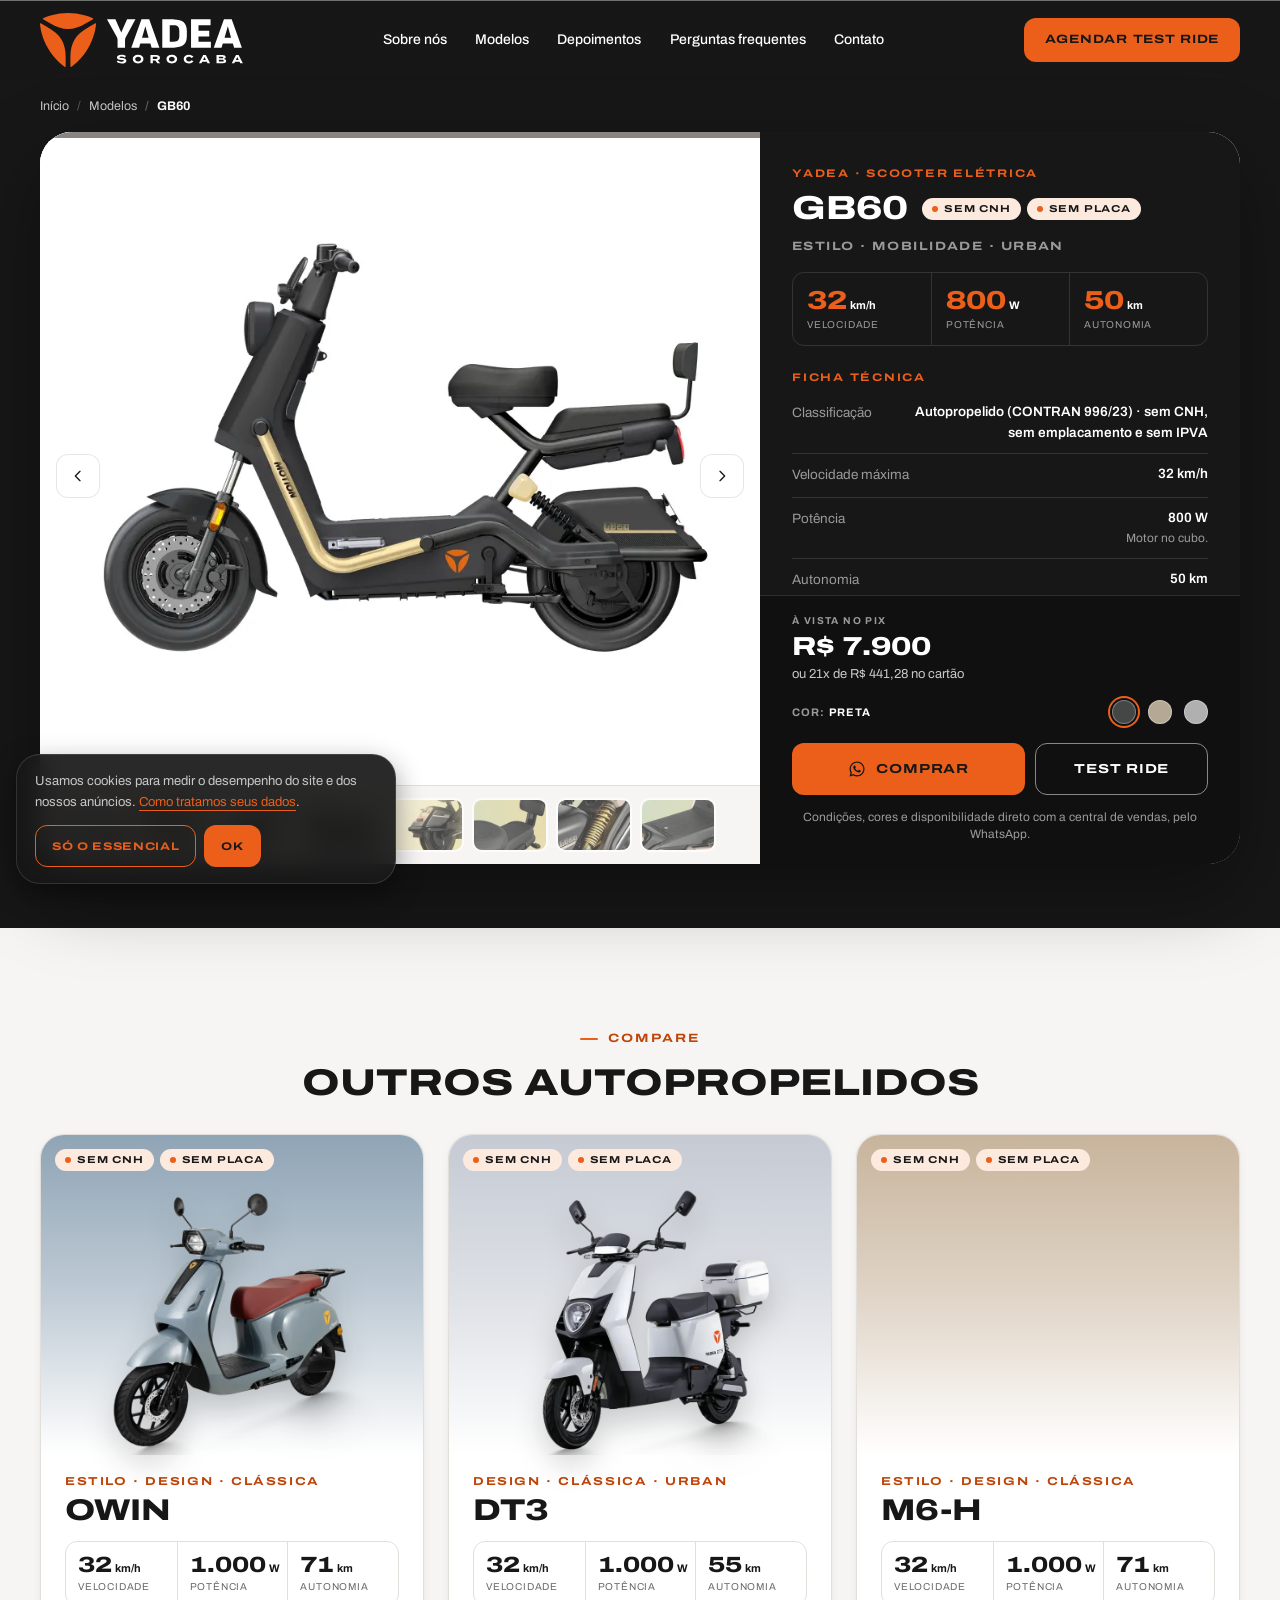
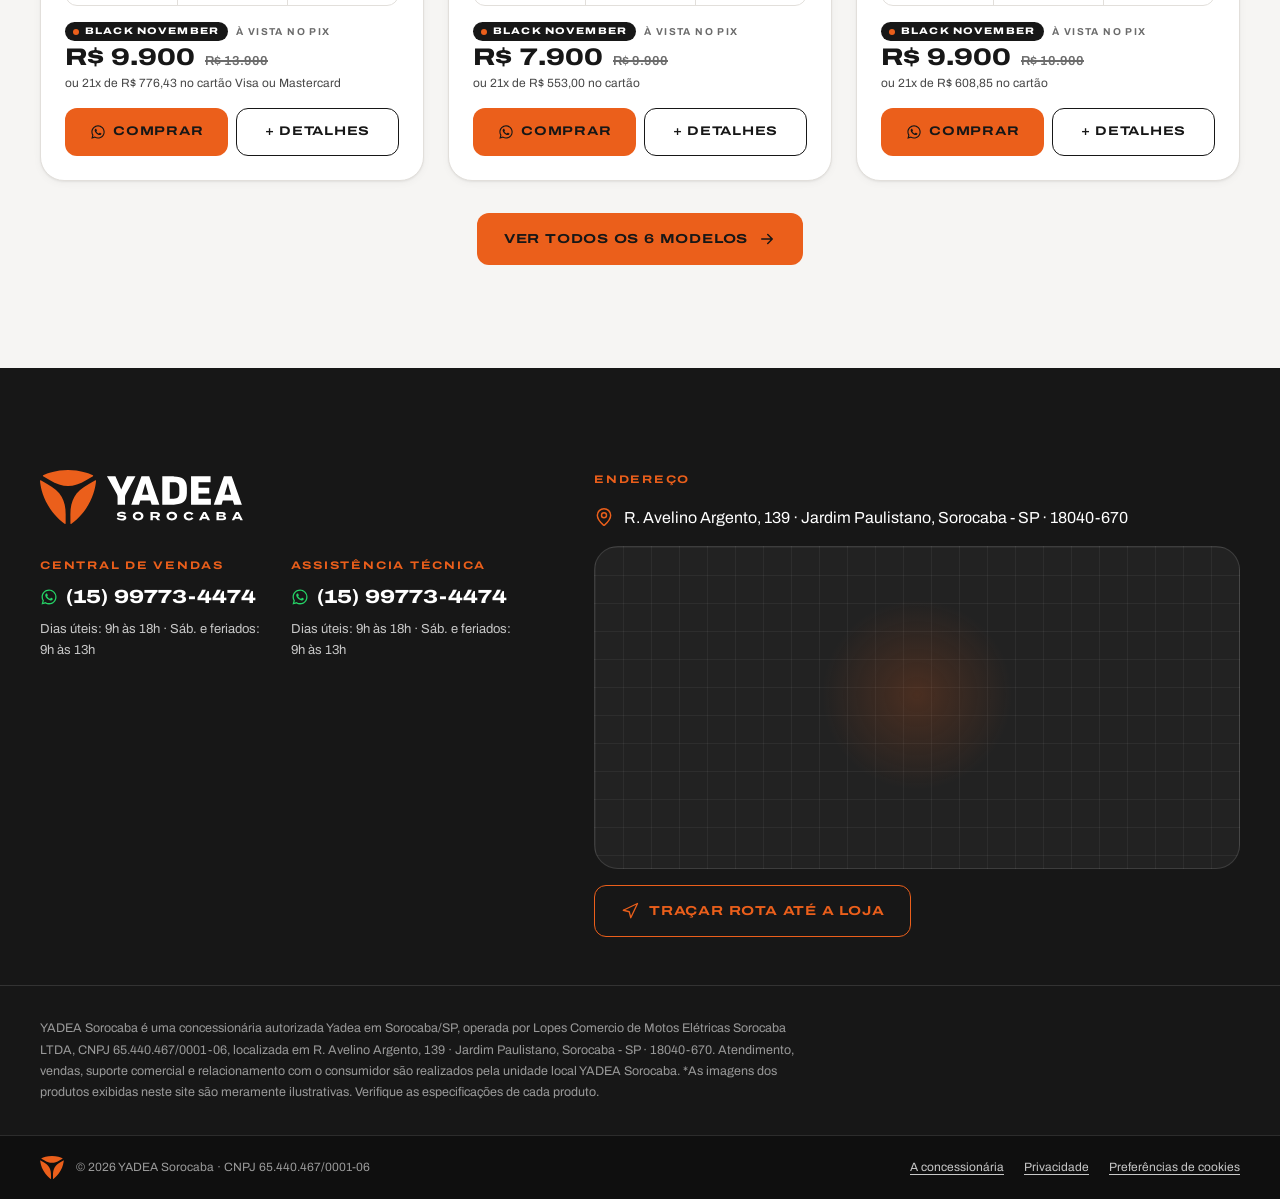
<file: modelos-de-motos/gb60/index.html>
<!DOCTYPE html>
<html lang="pt-BR" data-ga4="" data-aw="" data-aw-lead="" data-meta-pixel="" data-sem-servidor="1">
<head>
<meta charset="utf-8">
<base href="../../">
<meta name="viewport" content="width=device-width, initial-scale=1, viewport-fit=cover">
<title>YADEA GB60 · Scooter elétrica em Sorocaba | YADEA Sorocaba</title>
<meta name="description" content="YADEA GB60, scooter elétrica sem CNH e sem placa: 32 km/h, 800 W e 50 km de autonomia. Black November: R$ 6.900 à vista no PIX ou 21x de R$ 441,28 no cartão.">
<meta name="robots" content="noindex, nofollow">
<meta name="theme-color" content="#171717">
<link rel="canonical" href="https://yadeasorocaba.com.br/modelos-de-motos/gb60/">

<meta property="og:type" content="product">
<meta property="og:url" content="https://yadeasorocaba.com.br/modelos-de-motos/gb60/">
<meta property="og:locale" content="pt_BR">
<meta property="og:site_name" content="YADEA Sorocaba">
<meta property="og:title" content="YADEA GB60 · YADEA Sorocaba">
<meta property="og:description" content="YADEA GB60, scooter elétrica sem CNH e sem placa: 32 km/h, 800 W e 50 km de autonomia. Black November: R$ 6.900 à vista no PIX ou 21x de R$ 441,28 no cartão.">
<meta property="og:image" content="https://yadeasorocaba.com.br/assets/img/social/modelo-gb60.jpg">
<meta property="og:image:type" content="image/jpeg">
<meta property="og:image:width" content="1200">
<meta property="og:image:height" content="630">
<meta property="og:image:alt" content="Scooter elétrica YADEA GB60 preta com quadro dourado e cesta dianteira">
<meta name="twitter:card" content="summary_large_image">

<link rel="icon" href="favicon.ico" sizes="48x48">
<link rel="icon" href="assets/img/brand/icone-app-laranja.svg" type="image/svg+xml">
<link rel="apple-touch-icon" href="assets/img/brand/apple-touch-icon.png">


<link rel="preload" href="assets/fonts/archivo-latin-var.woff2" as="font" type="font/woff2" crossorigin>
<link rel="preload" as="image" href="assets/img/models/gb60-01.webp" fetchpriority="high">
<link rel="stylesheet" href="assets/css/yadea.css?v=1.0.13">


<script>
  (function (h) {
    h.classList.add('js');
    setTimeout(function () { if (!h.classList.contains('motion-ok')) h.classList.add('sem-anima'); }, 3500);
  })(document.documentElement);
</script>

<script src="assets/js/consent.js?v=1.0.13"></script>

<script>
  (function () {
    var d = document.documentElement.dataset;
    var ids = [d.ga4, d.aw].filter(Boolean);
    if (!ids.length) return;
    var s = document.createElement('script');
    s.async = true;
    s.src = 'https://www.googletagmanager.com/gtag/js?id=' + ids[0];
    document.head.appendChild(s);
    gtag('js', new Date());
    ids.forEach(function (id) { gtag('config', id, { send_page_view: false }); });
  })();
</script>

<script type="application/ld+json">{"@context":"https://schema.org","@type":"Product","@id":"https://yadeasorocaba.com.br/modelos-de-motos/gb60/#produto","name":"YADEA GB60","description":"YADEA GB60, scooter elétrica sem CNH e sem placa: 32 km/h, 800 W e 50 km de autonomia. Black November: R$ 6.900 à vista no PIX ou 21x de R$ 441,28 no cartão.","image":["https://yadeasorocaba.com.br/assets/img/models/gb60-card.webp","https://yadeasorocaba.com.br/assets/img/models/gb60-01.webp","https://yadeasorocaba.com.br/assets/img/models/gb60-04.webp","https://yadeasorocaba.com.br/assets/img/models/gb60-05.webp","https://yadeasorocaba.com.br/assets/img/models/gb60-06.webp","https://yadeasorocaba.com.br/assets/img/models/gb60-07.webp"],"brand":{"@type":"Brand","name":"YADEA"},"category":"Scooter elétrica","url":"https://yadeasorocaba.com.br/modelos-de-motos/gb60/","offers":{"@type":"Offer","url":"https://yadeasorocaba.com.br/modelos-de-motos/gb60/","price":"6900.00","priceCurrency":"BRL","priceValidUntil":"2026-11-30","availability":"https://schema.org/InStock","seller":{"@type":"MotorcycleDealer","@id":"https://yadeasorocaba.com.br/#loja","name":"YADEA Sorocaba"}}}</script>
<script type="application/ld+json">{"@context":"https://schema.org","@type":"BreadcrumbList","itemListElement":[{"@type":"ListItem","position":1,"name":"Início","item":"https://yadeasorocaba.com.br/"},{"@type":"ListItem","position":2,"name":"Modelos","item":"https://yadeasorocaba.com.br/#modelos"},{"@type":"ListItem","position":3,"name":"YADEA GB60","item":"https://yadeasorocaba.com.br/modelos-de-motos/gb60/"}]}</script>
</head>
<body class="pagina-modelo">

<a class="u-skip" href="modelos-de-motos/gb60/#conteudo">Pular para o conteúdo</a>

<svg width="0" height="0" aria-hidden="true" focusable="false" style="position:absolute">
  <symbol id="i-whats" viewBox="0 0 24 24" fill="currentColor">
    <path d="M12.04 2c-5.5 0-9.97 4.47-9.97 9.97 0 1.76.46 3.48 1.34 5L2 22l5.16-1.35a9.93 9.93 0 0 0 4.88 1.25h.01c5.5 0 9.97-4.47 9.97-9.97 0-2.66-1.04-5.17-2.92-7.05A9.9 9.9 0 0 0 12.04 2Zm0 18.15h-.01a8.27 8.27 0 0 1-4.21-1.15l-.3-.18-3.13.82.84-3.05-.2-.31a8.24 8.24 0 0 1-1.26-4.41c0-4.57 3.72-8.29 8.29-8.29 2.21 0 4.29.86 5.86 2.43a8.24 8.24 0 0 1 2.43 5.87c0 4.57-3.72 8.27-8.31 8.27Zm4.55-6.2c-.25-.13-1.47-.73-1.7-.81-.23-.08-.4-.13-.56.13-.17.25-.64.81-.79.98-.14.17-.29.19-.54.06-.25-.12-1.05-.39-2-1.23-.74-.66-1.24-1.47-1.38-1.72-.15-.25-.02-.39.11-.51.11-.11.25-.29.37-.44.13-.14.17-.25.25-.41.09-.17.04-.31-.02-.44-.06-.12-.56-1.35-.77-1.85-.2-.48-.41-.42-.56-.43h-.48c-.17 0-.44.06-.66.31-.23.25-.87.85-.87 2.08s.89 2.41 1.02 2.58c.12.17 1.75 2.67 4.24 3.75.59.25 1.05.4 1.41.52.59.19 1.13.16 1.56.1.47-.07 1.47-.6 1.68-1.18.2-.58.2-1.07.15-1.18-.06-.1-.23-.17-.48-.29Z"/>
  </symbol>
  <symbol id="i-seta" viewBox="0 0 24 24" fill="none" stroke="currentColor" stroke-width="2" stroke-linecap="round" stroke-linejoin="round"><path d="m9 5 7 7-7 7"/></symbol>
  <symbol id="i-flecha" viewBox="0 0 24 24" fill="none" stroke="currentColor" stroke-width="2" stroke-linecap="round" stroke-linejoin="round"><path d="M5 12h14M13 6l6 6-6 6"/></symbol>
  <symbol id="i-x" viewBox="0 0 24 24" fill="none" stroke="currentColor" stroke-width="2" stroke-linecap="round" stroke-linejoin="round"><path d="M18 6 6 18M6 6l12 12"/></symbol>
  <symbol id="i-pino" viewBox="0 0 24 24" fill="none" stroke="currentColor" stroke-width="1.75" stroke-linecap="round" stroke-linejoin="round"><path d="M20 10c0 4.99-5.54 10.19-7.4 11.8a1 1 0 0 1-1.2 0C9.54 20.19 4 14.99 4 10a8 8 0 0 1 16 0"/><circle cx="12" cy="10" r="3"/></symbol>
  <symbol id="i-rota" viewBox="0 0 24 24" fill="none" stroke="currentColor" stroke-width="1.75" stroke-linecap="round" stroke-linejoin="round"><path d="M3 11 22 2l-9 19-2-8-8-2z"/></symbol>
  <symbol id="i-relogio" viewBox="0 0 24 24" fill="none" stroke="currentColor" stroke-width="1.75" stroke-linecap="round" stroke-linejoin="round"><circle cx="12" cy="12" r="9"/><path d="M12 7v5l3 2"/></symbol>
  <symbol id="i-chave" viewBox="0 0 24 24" fill="none" stroke="currentColor" stroke-width="1.75" stroke-linecap="round" stroke-linejoin="round"><path d="M14.7 6.3a1 1 0 0 0 0 1.4l1.6 1.6a1 1 0 0 0 1.4 0l3.77-3.77a6 6 0 0 1-7.94 7.94l-6.91 6.91a2.12 2.12 0 0 1-3-3l6.91-6.91a6 6 0 0 1 7.94-7.94l-3.76 3.76z"/></symbol>
  <symbol id="i-check" viewBox="0 0 24 24" fill="none" stroke="currentColor" stroke-width="2.4" stroke-linecap="round" stroke-linejoin="round"><path d="M20 6 9 17l-5-5"/></symbol>
  <symbol id="i-alerta" viewBox="0 0 24 24" fill="none" stroke="currentColor" stroke-width="2.4" stroke-linecap="round" stroke-linejoin="round"><path d="M12 7v6M12 17h.01"/></symbol>
  <symbol id="i-escudo" viewBox="0 0 24 24" fill="none" stroke="currentColor" stroke-width="1.75" stroke-linecap="round" stroke-linejoin="round"><path d="M20 13c0 5-3.5 7.5-7.66 8.95a1 1 0 0 1-.67-.01C7.5 20.5 4 18 4 13V6a1 1 0 0 1 1-1c2 0 4.5-1.2 6.24-2.72a1.17 1.17 0 0 1 1.52 0C14.51 3.81 17 5 19 5a1 1 0 0 1 1 1z"/><path d="m9 12 2 2 4-4"/></symbol>
  <symbol id="i-instagram" viewBox="0 0 24 24" fill="none" stroke="currentColor" stroke-width="1.75" stroke-linecap="round" stroke-linejoin="round"><rect x="2.5" y="2.5" width="19" height="19" rx="5"/><path d="M16 11.37A4 4 0 1 1 12.63 8 4 4 0 0 1 16 11.37Z"/><path d="M17.5 6.5h.01"/></symbol>
</svg>

<header class="header" id="header">
  <div class="u-container header__barra">
    <a class="header__logo" href="#topo" aria-label="YADEA Sorocaba, ir para o início">
      <img src="assets/img/brand/logo-sorocaba-negativo.svg" alt="YADEA Sorocaba" width="203" height="54">
    </a>

    <nav class="header__nav" aria-label="Navegação principal">
      <a class="header__link" href="#sobre">Sobre nós</a>
      <a class="header__link" href="#modelos">Modelos</a>
      <a class="header__link" href="#depoimentos">Depoimentos</a>
      <a class="header__link" href="#perguntas">Perguntas frequentes</a>
      <a class="header__link" href="#contato">Contato</a>
    </nav>

    <div class="header__acoes">
      <a class="btn btn--primario btn--desktop" data-whats="testRideGeral" data-origem="header_testride" href="https://api.whatsapp.com/send?phone=5515997734474&amp;text=Ol%C3%A1!%20Vim%20pelo%20site%20e%20gostaria%20de%20agendar%20um%20test%20ride%20na%20YADEA%20Sorocaba." target="_blank" rel="noopener">Agendar test ride</a>
      <button class="header__toggle" type="button" id="menu-toggle" aria-expanded="false" aria-controls="menu">
        <span class="header__toggle-icone" aria-hidden="true"><span></span><span></span><span></span></span>
        <span class="header__toggle-rotulo" aria-hidden="true"><span>Menu</span><span>Fechar</span></span>
        <span class="u-visually-hidden">Abrir menu de navegação</span>
      </button>
    </div>
  </div>
</header>

<div class="menu" id="menu" aria-hidden="true">
  <div class="menu__cortina menu__cortina--1" aria-hidden="true"></div>
  <div class="menu__cortina menu__cortina--2" aria-hidden="true"></div>
  <nav class="menu__painel" aria-label="Navegação mobile" data-lenis-prevent>
    <ul class="menu__lista">
      <li class="menu__item-wrap"><a class="menu__item" href="#sobre"><span class="menu__numero">01</span>Sobre nós</a></li>
      <li class="menu__item-wrap"><a class="menu__item" href="#modelos"><span class="menu__numero">02</span>Modelos</a></li>
      <li class="menu__item-wrap"><a class="menu__item" href="#depoimentos"><span class="menu__numero">03</span>Depoimentos</a></li>
      <li class="menu__item-wrap"><a class="menu__item" href="#perguntas"><span class="menu__numero">04</span>Perguntas</a></li>
      <li class="menu__item-wrap"><a class="menu__item" href="#contato"><span class="menu__numero">05</span>Contato</a></li>
    </ul>
    <div class="menu__rodape">
      <div class="menu__contato">
        <strong data-config="whatsapp.numero">(15) 99773-4474</strong>
        <span data-horarios="vendas"></span>
      </div>
      <a class="btn btn--primario" data-whats="testRideGeral" data-origem="menu_testride" href="https://api.whatsapp.com/send?phone=5515997734474&amp;text=Ol%C3%A1!%20Vim%20pelo%20site%20e%20gostaria%20de%20agendar%20um%20test%20ride%20na%20YADEA%20Sorocaba." target="_blank" rel="noopener">Agendar test ride</a>
    </div>
  </nav>
</div>

<main id="conteudo">
  <section class="produto" aria-label="YADEA GB60">
    <div class="u-container">
      <nav class="trilha" aria-label="Você está em">
        <ol>
          <li><a href="./">Início</a></li>
          <li><a href="./#modelos">Modelos</a></li>
          <li aria-current="page">GB60</li>
        </ol>
      </nav>
<div class="modal modal--pagina" id="modal" data-modelo="gb60">
  <div class="modal__caixa">

    <div class="modal__galeria tem-miniaturas">
      <div class="modal__slider" id="modal-slider" tabindex="0" data-lenis-prevent
           role="group" aria-roledescription="carrossel" aria-label="Fotos do modelo">
        <div class="modal__slide" role="group" aria-roledescription="slide"
             aria-label="1 de 8" style="--fundo:#FFFFFF">
          <img src="assets/img/models/gb60-01.webp" alt="Scooter elétrica YADEA GB60 preta com quadro dourado, de perfil" draggable="false" decoding="async"
               width="808" height="808">
        </div>
        <div class="modal__slide is-ambiente" role="group" aria-roledescription="slide"
             aria-label="2 de 8" style="--fundo:#7E8066">
          <img src="assets/img/models/gb60-04.webp" alt="GB60 preta estacionada num terraço ao pôr do sol" draggable="false" decoding="async"
               width="808" height="808" loading="lazy">
        </div>
        <div class="modal__slide is-ambiente" role="group" aria-roledescription="slide"
             aria-label="3 de 8" style="--fundo:#B1B79B">
          <img src="assets/img/models/gb60-05.webp" alt="Painel digital da GB60 com velocidade e nível de bateria" draggable="false" decoding="async"
               width="808" height="808" loading="lazy">
        </div>
        <div class="modal__slide is-ambiente" role="group" aria-roledescription="slide"
             aria-label="4 de 8" style="--fundo:#97957C">
          <img src="assets/img/models/gb60-06.webp" alt="Bateria da GB60 sendo retirada pela alça" draggable="false" decoding="async"
               width="808" height="808" loading="lazy">
        </div>
        <div class="modal__slide is-ambiente" role="group" aria-roledescription="slide"
             aria-label="5 de 8" style="--fundo:#CEC7A7">
          <img src="assets/img/models/gb60-07.webp" alt="Lanterna traseira e motor no cubo da roda da GB60" draggable="false" decoding="async"
               width="808" height="808" loading="lazy">
        </div>
        <div class="modal__slide is-ambiente" role="group" aria-roledescription="slide"
             aria-label="6 de 8" style="--fundo:#AFA981">
          <img src="assets/img/models/gb60-08.webp" alt="Banco traseiro com encosto da GB60" draggable="false" decoding="async"
               width="808" height="808" loading="lazy">
        </div>
        <div class="modal__slide" role="group" aria-roledescription="slide"
             aria-label="7 de 8" style="--fundo:#6D6D69">
          <img src="assets/img/models/gb60-09.webp" alt="Amortecedor traseiro de mola dourada da GB60" draggable="false" decoding="async"
               width="808" height="808" loading="lazy">
        </div>
        <div class="modal__slide is-ambiente" role="group" aria-roledescription="slide"
             aria-label="8 de 8" style="--fundo:#69695F">
          <img src="assets/img/models/gb60-10.webp" alt="Assoalho e apoio de pés da GB60" draggable="false" decoding="async"
               width="808" height="808" loading="lazy">
        </div></div>
      <button class="modal__seta-slide modal__seta-slide--anterior" type="button" data-slide-passo="-1" aria-label="Foto anterior"><svg aria-hidden="true" style="transform:scaleX(-1)"><use href="#i-seta"></use></svg></button>
      <button class="modal__seta-slide modal__seta-slide--proxima" type="button" data-slide-passo="1" aria-label="Próxima foto"><svg aria-hidden="true"><use href="#i-seta"></use></svg></button>
      <div class="modal__miniaturas" id="modal-miniaturas" role="group" aria-label="Escolher foto">
        <button class="modal__mini" type="button" data-foto="0" aria-current="true"
                aria-label="Ver foto 1 de 8">
          <img src="assets/img/models/gb60-01-mini.webp" alt="" loading="lazy" decoding="async" width="180" height="127">
        </button>
      
        <button class="modal__mini" type="button" data-foto="1" aria-current="false"
                aria-label="Ver foto 2 de 8">
          <img src="assets/img/models/gb60-04-mini.webp" alt="" loading="lazy" decoding="async" width="180" height="127">
        </button>
      
        <button class="modal__mini" type="button" data-foto="2" aria-current="false"
                aria-label="Ver foto 3 de 8">
          <img src="assets/img/models/gb60-05-mini.webp" alt="" loading="lazy" decoding="async" width="180" height="127">
        </button>
      
        <button class="modal__mini" type="button" data-foto="3" aria-current="false"
                aria-label="Ver foto 4 de 8">
          <img src="assets/img/models/gb60-06-mini.webp" alt="" loading="lazy" decoding="async" width="180" height="127">
        </button>
      
        <button class="modal__mini" type="button" data-foto="4" aria-current="false"
                aria-label="Ver foto 5 de 8">
          <img src="assets/img/models/gb60-07-mini.webp" alt="" loading="lazy" decoding="async" width="180" height="127">
        </button>
      
        <button class="modal__mini" type="button" data-foto="5" aria-current="false"
                aria-label="Ver foto 6 de 8">
          <img src="assets/img/models/gb60-08-mini.webp" alt="" loading="lazy" decoding="async" width="180" height="127">
        </button>
      
        <button class="modal__mini" type="button" data-foto="6" aria-current="false"
                aria-label="Ver foto 7 de 8">
          <img src="assets/img/models/gb60-09-mini.webp" alt="" loading="lazy" decoding="async" width="180" height="127">
        </button>
      
        <button class="modal__mini" type="button" data-foto="7" aria-current="false"
                aria-label="Ver foto 8 de 8">
          <img src="assets/img/models/gb60-10-mini.webp" alt="" loading="lazy" decoding="async" width="180" height="127">
        </button>
      </div>
    </div>

    <div class="modal__painel">
      <div class="modal__topo">
        <p class="modal__eyebrow" id="modal-eyebrow">YADEA · Scooter elétrica</p>
        <div class="modal__nome">
          <h1 class="modal__titulo" id="modal-titulo">GB60</h1>
          <div id="modal-selo"><ul class="selos selos--modal" aria-label="Classificação legal">
      <li class="selo selo--livre">Sem CNH</li>
      <li class="selo selo--livre">Sem placa</li></ul></div>
        </div>
        <p class="modal__tags-texto" id="modal-tags">Estilo · Mobilidade · Urban</p>
      </div>

      <div class="modal__corpo" id="modal-corpo" data-lenis-prevent>
        <div id="modal-numeros">
        <dl class="specs specs--modal">
          
            <div class="spec">
              <dt>Velocidade</dt>
              <dd><b>32</b><span>km/h</span></dd>
            </div>
            <div class="spec">
              <dt>Potência</dt>
              <dd><b>800</b><span>W</span></dd>
            </div>
            <div class="spec">
              <dt>Autonomia</dt>
              <dd><b>50</b><span>km</span></dd>
            </div>
        </dl></div>
        <div>
          <p class="modal__secao-rotulo">Ficha técnica</p>
          <dl class="modal__ficha" id="modal-ficha"><div><dt>Classificação</dt><dd>Autopropelido (CONTRAN 996/23) · sem CNH, sem emplacamento e sem IPVA</dd></div><div><dt>Velocidade máxima</dt><dd>32 km/h</dd></div><div><dt>Potência</dt><dd>800 W<small class="ficha__nota">Motor no cubo.</small></dd></div><div><dt>Autonomia</dt><dd>50 km</dd></div><div><dt>Bateria</dt><dd>Lítio removível, 48 V 24 Ah</dd></div><div><dt>Carregador</dt><dd>Bivolt automático, 110 V e 220 V</dd></div><div><dt>Freios</dt><dd>Disco na frente, tambor atrás</dd></div><div><dt>Suspensão</dt><dd>Hidráulica, dianteira e traseira</dd></div><div><dt>Rodas e pneus</dt><dd>Aro 10, pneus 2.75-10</dd></div><div><dt>Assento</dt><dd>A 720 mm do chão</dd></div><div><dt>Dimensões (C × L × A)</dt><dd>1565 × 685 × 1060 mm · 1105 mm entre eixos</dd></div><div><dt>Torque máximo</dt><dd>80 N·m</dd></div><div><dt>Subida</dt><dd>Até 12°</dd></div><div><dt>Proteção</dt><dd>IPX5</dd></div><div><dt>Garantia</dt><dd>2 anos na bateria, 2 anos no motor e 1 ano nos componentes elétricos</dd></div></dl>
        </div>
        <div class="modal__equipamentos" id="modal-equipamentos">
          <p class="modal__secao-rotulo">Destaques</p>
          <ul id="modal-equipamentos-lista"><li>Bateria removível com alça</li><li>Controle de descida em ladeira e de tração</li><li>Painel LED com a porcentagem de bateria</li><li>Plataforma de apoio estendida</li><li>Banco traseiro com encosto</li></ul>
        </div>
        <p class="modal__legal">Imagens meramente ilustrativas. Dados do fabricante (yadea.com.br), que podem variar por versão; a equipe confirma ficha, cor e disponibilidade pelo WhatsApp.</p>
      </div>

      <div class="modal__base">
        <div class="modal__linha">
          <div id="modal-preco">
        <p class="preco preco--modal">
          <span class="preco__topo"><span class="preco__selo">Black November</span><span class="preco__rotulo">À vista no PIX</span></span>
          <span class="preco__linha"><span class="preco__valor"><span class="u-visually-hidden">por </span>R$ 6.900</span> <s class="preco__de"><span class="u-visually-hidden">antes </span>R$ 7.900</s></span>
          <span class="preco__parcelas">ou 21x de R$ 441,28 no cartão</span>
        </p></div>
          <div class="modal__cores" id="modal-cores">
            <p class="modal__cores-rotulo">Cor: <strong id="modal-cor-nome">Preta</strong></p>
            <div class="modal__swatches" id="modal-swatches">
        <button class="modal__swatch" type="button" data-cor="0"
                aria-pressed="true" aria-label="Cor Preta"
                title="Preta">
          <i style="background:#454646" aria-hidden="true"></i>
        </button>
      
        <button class="modal__swatch" type="button" data-cor="1"
                aria-pressed="false" aria-label="Cor Champanhe"
                title="Champanhe">
          <i style="background:#B5A996" aria-hidden="true"></i>
        </button>
      
        <button class="modal__swatch" type="button" data-cor="2"
                aria-pressed="false" aria-label="Cor Prata"
                title="Prata">
          <i style="background:#B0B0B1" aria-hidden="true"></i>
        </button>
      </div>
          </div>
        </div>
        <div class="modal__acoes">
          <a class="btn btn--primario" id="modal-cta" href="https://api.whatsapp.com/send?phone=5515997734474&text=Ol%C3%A1!%20Vim%20pelo%20site%20e%20gostaria%20de%20saber%20mais%20sobre%20o%20modelo%20GB60%20na%20cor%20Preta." target="_blank" rel="noopener"><svg aria-hidden="true"><use href="#i-whats"></use></svg>Comprar</a>
          <a class="btn btn--contorno" id="modal-testride" href="https://api.whatsapp.com/send?phone=5515997734474&text=Ol%C3%A1!%20Vim%20pelo%20site%20e%20gostaria%20de%20agendar%20um%20test%20ride%20do%20modelo%20GB60%20na%20cor%20Preta." target="_blank" rel="noopener">Test ride</a>
        </div>
        <p class="modal__microcopy">Condições, cores e disponibilidade direto com a central de vendas, pelo WhatsApp.</p>
      </div>
    </div>
  </div>
</div>
    </div>
  </section>

  <section class="u-secao s-clara comparar" aria-labelledby="comparar-titulo">
    <div class="u-container">
      <div class="cabecalho cabecalho--centro comparar__topo">
        <p class="eyebrow" data-anima>Compare</p>
        <h2 class="t-h2" id="comparar-titulo" data-anima>Outros autopropelidos</h2>
      </div>
      <ul class="vitrine__grade" id="comparar-grade" aria-label="Outros modelos">
        <li data-anima>
          <article class="card" data-id="owin">
            <div class="card__midia" style="--palco:#8FA4B5">
              <button class="card__foto" type="button" data-detalhes="owin"
                      aria-label="Ver detalhes da Owin">
                <img src="assets/img/models/owin-card.webp" alt="Scooter elétrica YADEA Owin cinza com banco vinho" loading="lazy" decoding="async" width="736" height="616">
              </button>
              <ul class="selos card__selos" aria-label="Classificação legal">
      <li class="selo selo--livre">Sem CNH</li>
      <li class="selo selo--livre">Sem placa</li></ul>
            </div>
            <div class="card__corpo">
              <div class="card__cabeca">
                <p class="card__tags">Estilo · Design · Clássica</p>
                <h3 class="card__nome">Owin</h3>
              </div>
              
        <dl class="specs ">
          
            <div class="spec">
              <dt>Velocidade</dt>
              <dd><b>32</b><span>km/h</span></dd>
            </div>
            <div class="spec">
              <dt>Potência</dt>
              <dd><b>1.000</b><span>W</span></dd>
            </div>
            <div class="spec">
              <dt>Autonomia</dt>
              <dd><b>71</b><span>km</span></dd>
            </div>
        </dl>
              
        <p class="preco card__preco">
          <span class="preco__topo"><span class="preco__selo">Black November</span><span class="preco__rotulo">À vista no PIX</span></span>
          <span class="preco__linha"><span class="preco__valor"><span class="u-visually-hidden">por </span>R$ 9.900</span> <s class="preco__de"><span class="u-visually-hidden">antes </span>R$ 13.900</s></span>
          <span class="preco__parcelas">ou 21x de R$ 776,43 no cartão Visa ou Mastercard</span>
        </p>
              <div class="card__acoes">
                <a class="btn btn--primario btn--card" href="https://api.whatsapp.com/send?phone=5515997734474&text=Ol%C3%A1!%20Vim%20pelo%20site%20e%20gostaria%20de%20saber%20mais%20sobre%20o%20modelo%20Owin." target="_blank" rel="noopener"><svg aria-hidden="true"><use href="#i-whats"></use></svg><span>Comprar<span class="u-visually-hidden"> a Owin pelo WhatsApp</span></span></a>
                <a class="btn btn--contorno btn--card" href="modelos-de-motos/owin/" data-detalhes="owin"><span>+ Detalhes<span class="u-visually-hidden"> da Owin</span></span></a>
              </div>
            </div>
          </article>
        </li>
        <li data-anima>
          <article class="card" data-id="dt3">
            <div class="card__midia" style="--palco:#C5CAD3">
              <button class="card__foto" type="button" data-detalhes="dt3"
                      aria-label="Ver detalhes da DT3">
                <img src="assets/img/models/dt3-card.webp" alt="Scooter elétrica YADEA DT3 branca com baú traseiro" loading="lazy" decoding="async" width="736" height="616">
              </button>
              <ul class="selos card__selos" aria-label="Classificação legal">
      <li class="selo selo--livre">Sem CNH</li>
      <li class="selo selo--livre">Sem placa</li></ul>
            </div>
            <div class="card__corpo">
              <div class="card__cabeca">
                <p class="card__tags">Design · Clássica · Urban</p>
                <h3 class="card__nome">DT3</h3>
              </div>
              
        <dl class="specs ">
          
            <div class="spec">
              <dt>Velocidade</dt>
              <dd><b>32</b><span>km/h</span></dd>
            </div>
            <div class="spec">
              <dt>Potência</dt>
              <dd><b>1.000</b><span>W</span></dd>
            </div>
            <div class="spec">
              <dt>Autonomia</dt>
              <dd><b>55</b><span>km</span></dd>
            </div>
        </dl>
              
        <p class="preco card__preco">
          <span class="preco__topo"><span class="preco__selo">Black November</span><span class="preco__rotulo">À vista no PIX</span></span>
          <span class="preco__linha"><span class="preco__valor"><span class="u-visually-hidden">por </span>R$ 7.900</span> <s class="preco__de"><span class="u-visually-hidden">antes </span>R$ 9.900</s></span>
          <span class="preco__parcelas">ou 21x de R$ 553,00 no cartão</span>
        </p>
              <div class="card__acoes">
                <a class="btn btn--primario btn--card" href="https://api.whatsapp.com/send?phone=5515997734474&text=Ol%C3%A1!%20Vim%20pelo%20site%20e%20gostaria%20de%20saber%20mais%20sobre%20o%20modelo%20DT3." target="_blank" rel="noopener"><svg aria-hidden="true"><use href="#i-whats"></use></svg><span>Comprar<span class="u-visually-hidden"> a DT3 pelo WhatsApp</span></span></a>
                <a class="btn btn--contorno btn--card" href="modelos-de-motos/dt3/" data-detalhes="dt3"><span>+ Detalhes<span class="u-visually-hidden"> da DT3</span></span></a>
              </div>
            </div>
          </article>
        </li>
        <li data-anima>
          <article class="card" data-id="m6-h">
            <div class="card__midia" style="--palco:#C8B49C">
              <button class="card__foto" type="button" data-detalhes="m6-h"
                      aria-label="Ver detalhes da M6-H">
                <img src="assets/img/models/m6-h-card.webp" alt="Scooter elétrica YADEA M6-H creme com banco marrom" loading="lazy" decoding="async" width="736" height="616">
              </button>
              <ul class="selos card__selos" aria-label="Classificação legal">
      <li class="selo selo--livre">Sem CNH</li>
      <li class="selo selo--livre">Sem placa</li></ul>
            </div>
            <div class="card__corpo">
              <div class="card__cabeca">
                <p class="card__tags">Estilo · Design · Clássica</p>
                <h3 class="card__nome">M6-H</h3>
              </div>
              
        <dl class="specs ">
          
            <div class="spec">
              <dt>Velocidade</dt>
              <dd><b>32</b><span>km/h</span></dd>
            </div>
            <div class="spec">
              <dt>Potência</dt>
              <dd><b>1.000</b><span>W</span></dd>
            </div>
            <div class="spec">
              <dt>Autonomia</dt>
              <dd><b>71</b><span>km</span></dd>
            </div>
        </dl>
              
        <p class="preco card__preco">
          <span class="preco__topo"><span class="preco__selo">Black November</span><span class="preco__rotulo">À vista no PIX</span></span>
          <span class="preco__linha"><span class="preco__valor"><span class="u-visually-hidden">por </span>R$ 9.900</span> <s class="preco__de"><span class="u-visually-hidden">antes </span>R$ 10.900</s></span>
          <span class="preco__parcelas">ou 21x de R$ 608,85 no cartão</span>
        </p>
              <div class="card__acoes">
                <a class="btn btn--primario btn--card" href="https://api.whatsapp.com/send?phone=5515997734474&text=Ol%C3%A1!%20Vim%20pelo%20site%20e%20gostaria%20de%20saber%20mais%20sobre%20o%20modelo%20M6-H." target="_blank" rel="noopener"><svg aria-hidden="true"><use href="#i-whats"></use></svg><span>Comprar<span class="u-visually-hidden"> a M6-H pelo WhatsApp</span></span></a>
                <a class="btn btn--contorno btn--card" href="modelos-de-motos/m6-h/" data-detalhes="m6-h"><span>+ Detalhes<span class="u-visually-hidden"> da M6-H</span></span></a>
              </div>
            </div>
          </article>
        </li>
      </ul>
      <div class="comparar__mais">
        <a class="btn btn--primario" href="./#modelos">Ver todos os 6 modelos <svg class="seta" aria-hidden="true"><use href="#i-flecha"></use></svg></a>
      </div>
    </div>
  </section>
</main>

<footer class="rodape s-escura" id="contato" aria-labelledby="rodape-titulo">
  <h2 class="u-visually-hidden" id="rodape-titulo">Contato e informações da loja</h2>
  <div class="u-container rodape__grade">
    <div class="rodape__contato">
      <img class="rodape__logo" src="assets/img/brand/logo-sorocaba-negativo.svg" alt="YADEA Sorocaba" width="203" height="54" loading="lazy">
      <div class="rodape__blocos">
        <div class="rodape__bloco">
          <p class="rodape__rotulo">Central de vendas</p>
          <a class="rodape__valor" data-whats="geral" data-origem="rodape_vendas" href="https://api.whatsapp.com/send?phone=5515997734474&amp;text=Ol%C3%A1!%20Vim%20pelo%20site%20e%20gostaria%20de%20saber%20mais%20sobre%20os%20modelos%20e%20condi%C3%A7%C3%B5es%20especiais%20da%20YADEA%20Sorocaba." target="_blank" rel="noopener"><svg aria-hidden="true"><use href="#i-whats"></use></svg><span data-config="whatsapp.numero">(15) 99773-4474</span></a>
          <p class="rodape__detalhe" data-horarios="vendas"></p>
        </div>
        <div class="rodape__bloco">
          <p class="rodape__rotulo">Assistência técnica</p>
          <a class="rodape__valor" data-whats="assistencia" data-origem="rodape_assistencia" href="https://api.whatsapp.com/send?phone=5515997734474&amp;text=Ol%C3%A1!%20Vim%20pelo%20site%20e%20gostaria%20de%20falar%20com%20a%20assist%C3%AAncia%20t%C3%A9cnica%20da%20YADEA%20Sorocaba." target="_blank" rel="noopener"><svg aria-hidden="true"><use href="#i-whats"></use></svg><span data-config="assistencia.numero">(15) 99773-4474</span></a>
          <p class="rodape__detalhe" data-horarios="assistencia"></p>
        </div>
        </div>
    </div>

    <div class="rodape__endereco">
      <p class="rodape__rotulo">Endereço</p>
      <p class="rodape__endereco-texto"><svg aria-hidden="true"><use href="#i-pino"></use></svg><span data-config="endereco.completo">R. Avelino Argento, 139 · Jardim Paulistano, Sorocaba - SP · 18040-670</span></p>
      <div class="mapa">
        <iframe id="mapa" title="Mapa com a localização da YADEA Sorocaba" loading="lazy"
                referrerpolicy="no-referrer-when-downgrade" allowfullscreen></iframe>
      </div>
      <div class="rodape__rota">
        <a class="btn btn--contorno-claro" data-rota href="https://www.google.com/maps/dir/?api=1&amp;destination=YADEA%20Sorocaba%2C%20R.%20Avelino%20Argento%2C%20139%2C%20Jardim%20Paulistano%2C%20Sorocaba%20-%20SP%2C%2018040-670" target="_blank" rel="noopener"><svg aria-hidden="true"><use href="#i-rota"></use></svg>Traçar rota até a loja</a>
      </div>
    </div>
  </div>

  <div class="u-container rodape__inst">
    <p class="rodape__institucional">
      <span data-config="marca.nome">YADEA Sorocaba</span> é uma concessionária autorizada Yadea em Sorocaba/SP,
      operada por <span data-config="marca.razaoSocial">Lopes Comercio de Motos Elétricas Sorocaba LTDA</span>,
      CNPJ <span data-config="marca.cnpj">65.440.467/0001-06</span>, localizada em
      <span data-config="endereco.completo">R. Avelino Argento, 139 · Jardim Paulistano, Sorocaba - SP · 18040-670</span>.
      Atendimento, vendas, suporte comercial e relacionamento com o consumidor são realizados pela
      unidade local <span data-config="marca.nome">YADEA Sorocaba</span>.
      *As imagens dos produtos exibidas neste site são meramente ilustrativas. Verifique as especificações de cada produto.
    </p>
  </div>

  <div class="rodape__legal">
    <div class="u-container rodape__legal-linha">
      <span class="rodape__legal-marca">
        <img src="assets/img/brand/simbolo-laranja.svg" alt="" width="24" height="23" loading="lazy">
        <span>© <span data-ano>2026</span> <span data-config="marca.nome">YADEA Sorocaba</span> · CNPJ <span data-config="marca.cnpj">65.440.467/0001-06</span></span>
      </span>
      <span class="rodape__legal-links">
        <a href="concessionaria-yadea-sorocaba/">A concessionária</a>
        <a href="privacidade.html">Privacidade</a>
        <button class="rodape__link" type="button" id="rever-cookies">Preferências de cookies</button>
        <button class="rodape__link" type="button" id="abrir-alerta" hidden>Comunicado de segurança</button>
      </span>
    </div>
  </div>
</footer>

<a class="flutuante" id="flutuante" data-whats="geral" data-origem="flutuante" href="https://api.whatsapp.com/send?phone=5515997734474&amp;text=Ol%C3%A1!%20Vim%20pelo%20site%20e%20gostaria%20de%20saber%20mais%20sobre%20os%20modelos%20e%20condi%C3%A7%C3%B5es%20especiais%20da%20YADEA%20Sorocaba." aria-label="Falar com a YADEA Sorocaba pelo WhatsApp" target="_blank" rel="noopener">
  <svg aria-hidden="true"><use href="#i-whats"></use></svg>
</a>

<aside class="aviso" id="aviso-seguranca" aria-labelledby="aviso-titulo" aria-live="polite" hidden>
  <span class="aviso__icone" aria-hidden="true"><svg><use href="#i-escudo"></use></svg></span>
  <div class="aviso__corpo">
    <p class="aviso__selo">Comunicado de segurança</p>
    <p class="aviso__titulo" id="aviso-titulo">Este é o site oficial da YADEA Sorocaba.</p>
    <p class="aviso__texto">A loja não se responsabiliza por negociações feitas fora dos canais oficiais<span data-aviso="exemplo"></span>.</p>
    <div class="aviso__acoes">
      <button class="aviso__botao aviso__botao--detalhes" type="button" id="aviso-detalhes">Ver detalhes</button>
      <button class="aviso__botao" type="button" data-fechar-aviso>Entendi</button>
    </div>
  </div>
  <button class="aviso__fechar" type="button" data-fechar-aviso aria-label="Fechar comunicado de segurança"><svg aria-hidden="true"><use href="#i-x"></use></svg></button>
</aside>

<div class="alerta" id="alerta-seguranca" role="dialog" aria-modal="true" aria-labelledby="alerta-titulo"
     aria-describedby="alerta-texto" aria-hidden="true" hidden>
  <div class="alerta__scrim" data-fechar-alerta></div>
  <div class="alerta__caixa" data-lenis-prevent>
    <button class="alerta__fechar" type="button" data-fechar-alerta aria-label="Fechar comunicado de segurança"><svg aria-hidden="true"><use href="#i-x"></use></svg></button>
    <p class="alerta__selo">Comunicado de segurança</p>
    <h2 class="alerta__titulo" id="alerta-titulo" tabindex="-1">Use apenas os <span class="t-laranja">canais oficiais</span> da YADEA Sorocaba.</h2>
    <p class="alerta__texto" id="alerta-texto">
      Para sua segurança, a YADEA Sorocaba não recomenda negociações por canais não oficiais.
      Antes de realizar qualquer pagamento ou confirmar uma proposta comercial, fale diretamente
      com a Central de Vendas ou visite a loja física.
    </p>
    <div class="alerta__dominios">
      <div class="alerta__dominio alerta__dominio--oficial">
        <span class="alerta__dominio-rotulo">Site oficial</span>
        <span class="alerta__dominio-valor"><svg aria-hidden="true"><use href="#i-escudo"></use></svg><strong data-alerta="oficial"></strong></span>
      </div>
      <div class="alerta__dominio alerta__dominio--falso" data-alerta="caixa-falsos">
        <span class="alerta__dominio-rotulo">Domínio não reconhecido</span>
        <ul class="alerta__dominio-lista" data-alerta="falsos"></ul>
      </div>
    </div>
    <div class="alerta__detalhes" id="alerta-detalhes" hidden>
      <ul class="alerta__lista">
        <li class="alerta__item alerta__item--ok"><span aria-hidden="true"><svg><use href="#i-check"></use></svg></span><p><strong>Central de vendas:</strong> <span data-config="whatsapp.numero"></span></p></li>
        <li class="alerta__item alerta__item--ok"><span aria-hidden="true"><svg><use href="#i-check"></use></svg></span><p><strong>Assistência técnica:</strong> <span data-config="assistencia.numero"></span></p></li>
        <li class="alerta__item alerta__item--nao"><span aria-hidden="true"><svg><use href="#i-alerta"></use></svg></span><p>Não realize pagamentos, envie documentos ou compartilhe dados pessoais sem confirmar o atendimento oficial.</p></li>
      </ul>
    </div>
    <div class="alerta__acoes">
      <a class="btn btn--primario alerta__principal" data-whats="confirmarOficial" data-origem="alerta_seguranca" href="https://api.whatsapp.com/send?phone=5515997734474&amp;text=Ol%C3%A1!%20Vim%20pelo%20site%20e%20quero%20confirmar%20se%20estou%20falando%20com%20o%20atendimento%20oficial%20da%20YADEA%20Sorocaba." target="_blank" rel="noopener"><svg aria-hidden="true"><use href="#i-whats"></use></svg>Confirmar no WhatsApp</a>
      <button class="btn btn--contorno-claro" type="button" id="alerta-mais" aria-expanded="false" aria-controls="alerta-detalhes">Ver detalhes</button>
    </div>
  </div>
</div>


<div class="consentimento" id="consentimento" role="dialog" aria-live="polite" aria-label="Aviso de cookies" hidden>
  <div class="consentimento__texto">
    <p>Usamos cookies para medir o desempenho do site e dos nossos anúncios. <a href="privacidade.html">Como tratamos seus dados</a>.</p>
  </div>
  <div class="consentimento__acoes">
    <button class="btn btn--contorno-claro" type="button" data-consentimento="recusar">Só o essencial</button>
    <button class="btn btn--primario" type="button" data-consentimento="aceitar">Ok</button>
  </div>
</div>

<div class="lightbox" id="lightbox" role="dialog" aria-modal="true" aria-label="Foto ampliada" aria-hidden="true">
  <button class="lightbox__fechar" type="button" data-fechar-lightbox aria-label="Fechar foto ampliada"><svg aria-hidden="true"><use href="#i-x"></use></svg></button>
  <button class="lightbox__seta lightbox__seta--anterior" type="button" data-lightbox-passo="-1" aria-label="Foto anterior"><svg aria-hidden="true" style="transform:scaleX(-1)"><use href="#i-seta"></use></svg></button>
  <img class="lightbox__foto" id="lightbox-foto" alt="">
  <button class="lightbox__seta lightbox__seta--proxima" type="button" data-lightbox-passo="1" aria-label="Próxima foto"><svg aria-hidden="true"><use href="#i-seta"></use></svg></button>
  <p class="lightbox__contador" id="lightbox-contador" aria-live="polite"></p>
</div>

<script src="assets/js/tracking.js?v=1.0.13"></script>
<script src="assets/js/config.js?v=1.0.13"></script>
<script src="assets/js/galerias.js?v=1.0.13"></script>
<script src="assets/js/catalogo.js?v=1.0.13"></script>
<script src="assets/js/render.js?v=1.0.13"></script>
<script src="assets/js/app.js?v=1.0.13"></script>

<script src="assets/vendor/gsap.min.js" defer></script>
<script src="assets/vendor/ScrollTrigger.min.js" defer></script>
<script src="assets/vendor/lenis.min.js" defer></script>
<script src="assets/js/motion.js?v=1.0.13" defer></script>
</body>
</html>
</file>
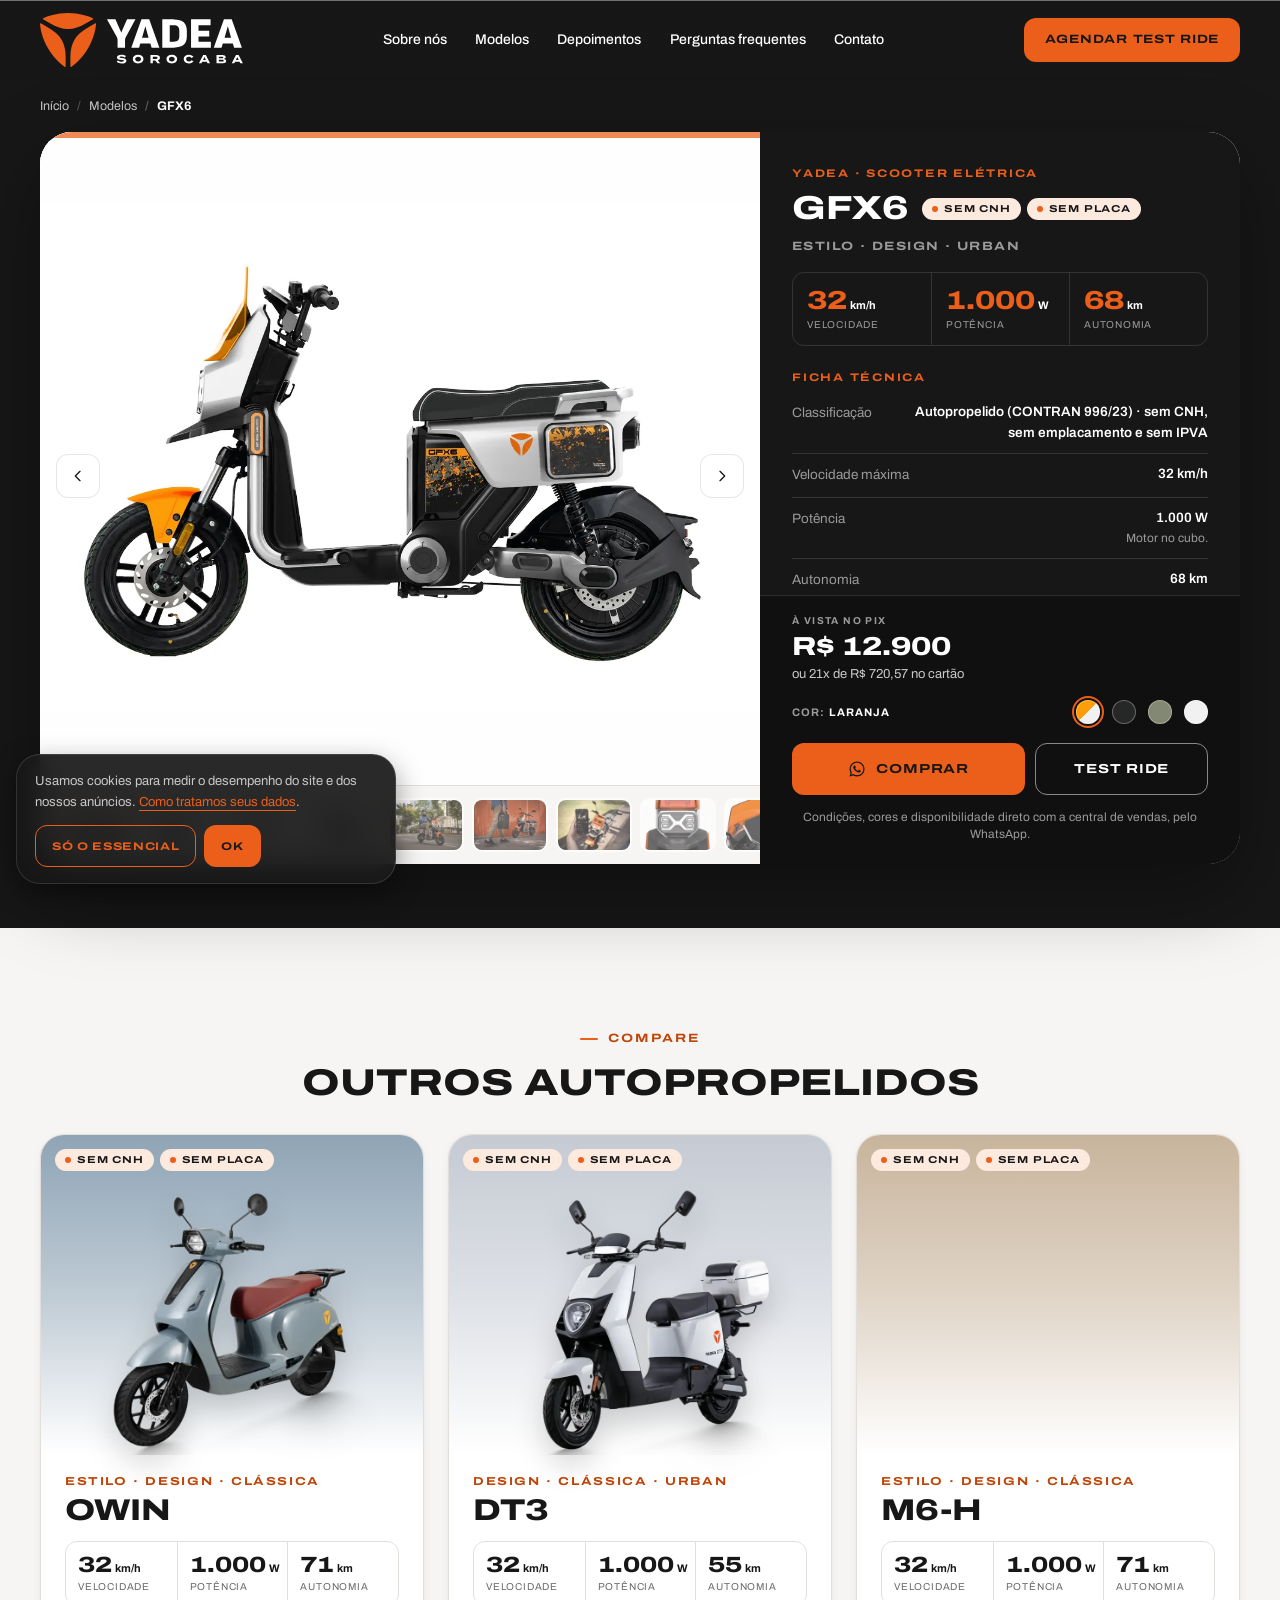
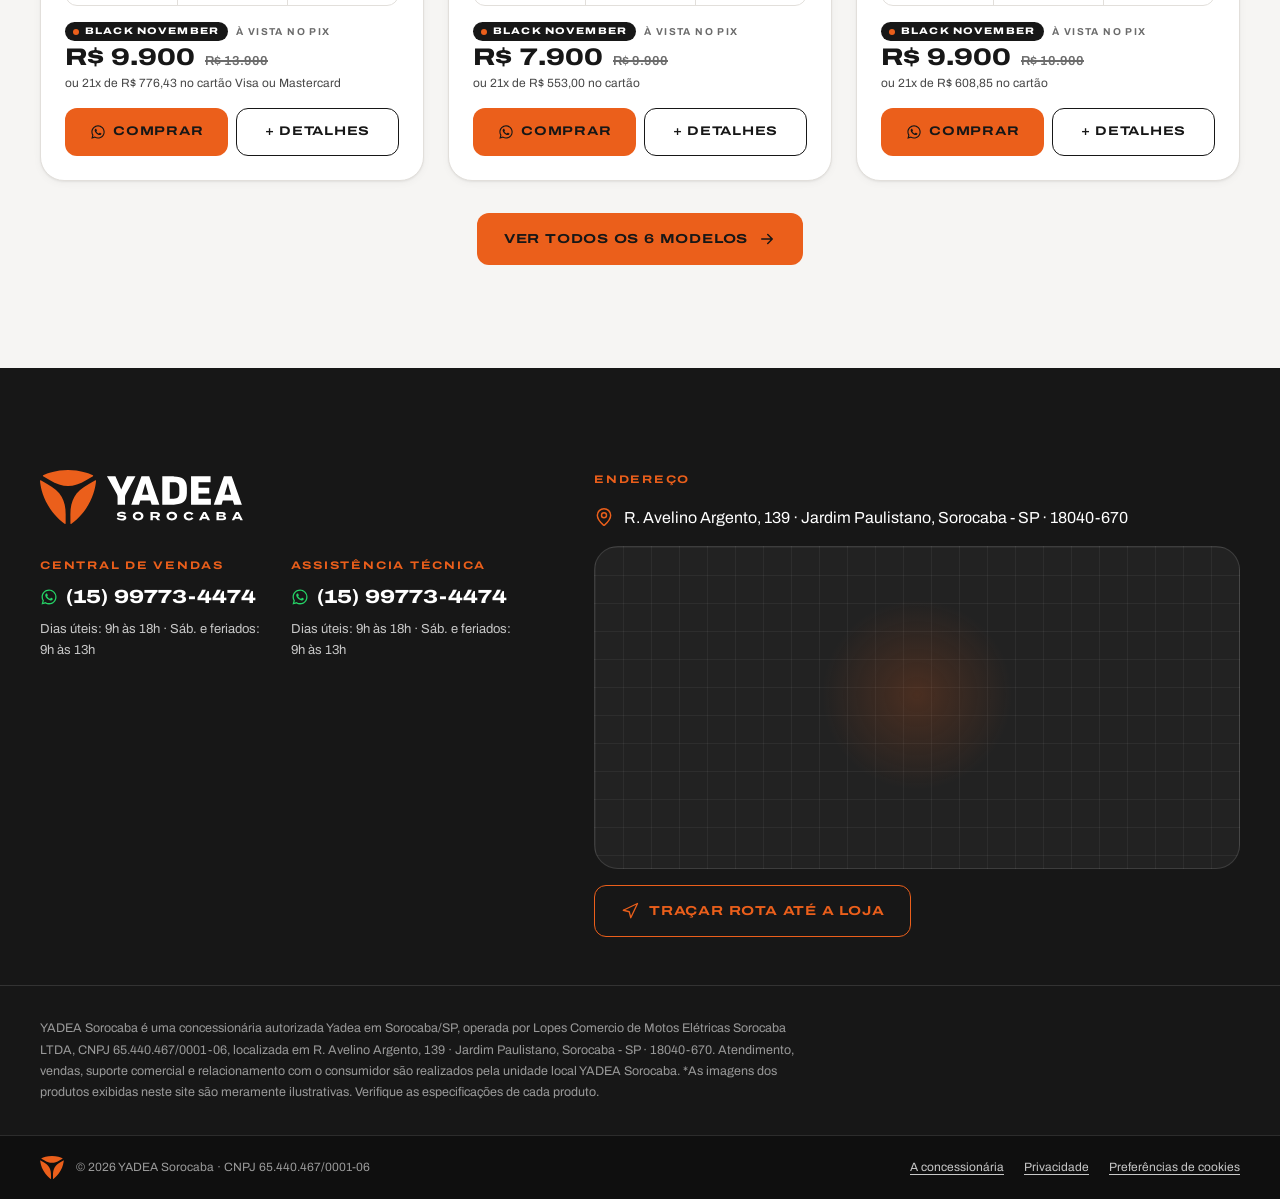
<file: modelos-de-motos/gfx6/index.html>
<!DOCTYPE html>
<html lang="pt-BR" data-ga4="" data-aw="" data-aw-lead="" data-meta-pixel="" data-sem-servidor="1">
<head>
<meta charset="utf-8">
<base href="../../">
<meta name="viewport" content="width=device-width, initial-scale=1, viewport-fit=cover">
<title>YADEA GFX6 · Scooter elétrica em Sorocaba | YADEA Sorocaba</title>
<meta name="description" content="YADEA GFX6, scooter elétrica sem CNH e sem placa: 32 km/h, 1000 W e 68 km de autonomia. R$ 12.900 à vista no PIX ou 21x de R$ 720,57 no cartão.">
<meta name="robots" content="noindex, nofollow">
<meta name="theme-color" content="#171717">
<link rel="canonical" href="https://yadeasorocaba.com.br/modelos-de-motos/gfx6/">

<meta property="og:type" content="product">
<meta property="og:url" content="https://yadeasorocaba.com.br/modelos-de-motos/gfx6/">
<meta property="og:locale" content="pt_BR">
<meta property="og:site_name" content="YADEA Sorocaba">
<meta property="og:title" content="YADEA GFX6 · YADEA Sorocaba">
<meta property="og:description" content="YADEA GFX6, scooter elétrica sem CNH e sem placa: 32 km/h, 1000 W e 68 km de autonomia. R$ 12.900 à vista no PIX ou 21x de R$ 720,57 no cartão.">
<meta property="og:image" content="https://yadeasorocaba.com.br/assets/img/social/modelo-gfx6.jpg">
<meta property="og:image:type" content="image/jpeg">
<meta property="og:image:width" content="1200">
<meta property="og:image:height" content="630">
<meta property="og:image:alt" content="Scooter elétrica YADEA GFX6 laranja e branca">
<meta name="twitter:card" content="summary_large_image">

<link rel="icon" href="favicon.ico" sizes="48x48">
<link rel="icon" href="assets/img/brand/icone-app-laranja.svg" type="image/svg+xml">
<link rel="apple-touch-icon" href="assets/img/brand/apple-touch-icon.png">


<link rel="preload" href="assets/fonts/archivo-latin-var.woff2" as="font" type="font/woff2" crossorigin>
<link rel="preload" as="image" href="assets/img/models/gfx6-01.webp" fetchpriority="high">
<link rel="stylesheet" href="assets/css/yadea.css?v=1.0.13">


<script>
  (function (h) {
    h.classList.add('js');
    setTimeout(function () { if (!h.classList.contains('motion-ok')) h.classList.add('sem-anima'); }, 3500);
  })(document.documentElement);
</script>

<script src="assets/js/consent.js?v=1.0.13"></script>

<script>
  (function () {
    var d = document.documentElement.dataset;
    var ids = [d.ga4, d.aw].filter(Boolean);
    if (!ids.length) return;
    var s = document.createElement('script');
    s.async = true;
    s.src = 'https://www.googletagmanager.com/gtag/js?id=' + ids[0];
    document.head.appendChild(s);
    gtag('js', new Date());
    ids.forEach(function (id) { gtag('config', id, { send_page_view: false }); });
  })();
</script>

<script type="application/ld+json">{"@context":"https://schema.org","@type":"Product","@id":"https://yadeasorocaba.com.br/modelos-de-motos/gfx6/#produto","name":"YADEA GFX6","description":"YADEA GFX6, scooter elétrica sem CNH e sem placa: 32 km/h, 1000 W e 68 km de autonomia. R$ 12.900 à vista no PIX ou 21x de R$ 720,57 no cartão.","image":["https://yadeasorocaba.com.br/assets/img/models/gfx6-card.webp","https://yadeasorocaba.com.br/assets/img/models/gfx6-01.webp","https://yadeasorocaba.com.br/assets/img/models/gfx6-02.webp","https://yadeasorocaba.com.br/assets/img/models/gfx6-03.webp","https://yadeasorocaba.com.br/assets/img/models/gfx6-04.webp","https://yadeasorocaba.com.br/assets/img/models/gfx6-09.webp"],"brand":{"@type":"Brand","name":"YADEA"},"category":"Scooter elétrica","url":"https://yadeasorocaba.com.br/modelos-de-motos/gfx6/","offers":{"@type":"Offer","url":"https://yadeasorocaba.com.br/modelos-de-motos/gfx6/","price":"12900.00","priceCurrency":"BRL","availability":"https://schema.org/InStock","seller":{"@type":"MotorcycleDealer","@id":"https://yadeasorocaba.com.br/#loja","name":"YADEA Sorocaba"}}}</script>
<script type="application/ld+json">{"@context":"https://schema.org","@type":"BreadcrumbList","itemListElement":[{"@type":"ListItem","position":1,"name":"Início","item":"https://yadeasorocaba.com.br/"},{"@type":"ListItem","position":2,"name":"Modelos","item":"https://yadeasorocaba.com.br/#modelos"},{"@type":"ListItem","position":3,"name":"YADEA GFX6","item":"https://yadeasorocaba.com.br/modelos-de-motos/gfx6/"}]}</script>
</head>
<body class="pagina-modelo">

<a class="u-skip" href="modelos-de-motos/gfx6/#conteudo">Pular para o conteúdo</a>

<svg width="0" height="0" aria-hidden="true" focusable="false" style="position:absolute">
  <symbol id="i-whats" viewBox="0 0 24 24" fill="currentColor">
    <path d="M12.04 2c-5.5 0-9.97 4.47-9.97 9.97 0 1.76.46 3.48 1.34 5L2 22l5.16-1.35a9.93 9.93 0 0 0 4.88 1.25h.01c5.5 0 9.97-4.47 9.97-9.97 0-2.66-1.04-5.17-2.92-7.05A9.9 9.9 0 0 0 12.04 2Zm0 18.15h-.01a8.27 8.27 0 0 1-4.21-1.15l-.3-.18-3.13.82.84-3.05-.2-.31a8.24 8.24 0 0 1-1.26-4.41c0-4.57 3.72-8.29 8.29-8.29 2.21 0 4.29.86 5.86 2.43a8.24 8.24 0 0 1 2.43 5.87c0 4.57-3.72 8.27-8.31 8.27Zm4.55-6.2c-.25-.13-1.47-.73-1.7-.81-.23-.08-.4-.13-.56.13-.17.25-.64.81-.79.98-.14.17-.29.19-.54.06-.25-.12-1.05-.39-2-1.23-.74-.66-1.24-1.47-1.38-1.72-.15-.25-.02-.39.11-.51.11-.11.25-.29.37-.44.13-.14.17-.25.25-.41.09-.17.04-.31-.02-.44-.06-.12-.56-1.35-.77-1.85-.2-.48-.41-.42-.56-.43h-.48c-.17 0-.44.06-.66.31-.23.25-.87.85-.87 2.08s.89 2.41 1.02 2.58c.12.17 1.75 2.67 4.24 3.75.59.25 1.05.4 1.41.52.59.19 1.13.16 1.56.1.47-.07 1.47-.6 1.68-1.18.2-.58.2-1.07.15-1.18-.06-.1-.23-.17-.48-.29Z"/>
  </symbol>
  <symbol id="i-seta" viewBox="0 0 24 24" fill="none" stroke="currentColor" stroke-width="2" stroke-linecap="round" stroke-linejoin="round"><path d="m9 5 7 7-7 7"/></symbol>
  <symbol id="i-flecha" viewBox="0 0 24 24" fill="none" stroke="currentColor" stroke-width="2" stroke-linecap="round" stroke-linejoin="round"><path d="M5 12h14M13 6l6 6-6 6"/></symbol>
  <symbol id="i-x" viewBox="0 0 24 24" fill="none" stroke="currentColor" stroke-width="2" stroke-linecap="round" stroke-linejoin="round"><path d="M18 6 6 18M6 6l12 12"/></symbol>
  <symbol id="i-pino" viewBox="0 0 24 24" fill="none" stroke="currentColor" stroke-width="1.75" stroke-linecap="round" stroke-linejoin="round"><path d="M20 10c0 4.99-5.54 10.19-7.4 11.8a1 1 0 0 1-1.2 0C9.54 20.19 4 14.99 4 10a8 8 0 0 1 16 0"/><circle cx="12" cy="10" r="3"/></symbol>
  <symbol id="i-rota" viewBox="0 0 24 24" fill="none" stroke="currentColor" stroke-width="1.75" stroke-linecap="round" stroke-linejoin="round"><path d="M3 11 22 2l-9 19-2-8-8-2z"/></symbol>
  <symbol id="i-relogio" viewBox="0 0 24 24" fill="none" stroke="currentColor" stroke-width="1.75" stroke-linecap="round" stroke-linejoin="round"><circle cx="12" cy="12" r="9"/><path d="M12 7v5l3 2"/></symbol>
  <symbol id="i-chave" viewBox="0 0 24 24" fill="none" stroke="currentColor" stroke-width="1.75" stroke-linecap="round" stroke-linejoin="round"><path d="M14.7 6.3a1 1 0 0 0 0 1.4l1.6 1.6a1 1 0 0 0 1.4 0l3.77-3.77a6 6 0 0 1-7.94 7.94l-6.91 6.91a2.12 2.12 0 0 1-3-3l6.91-6.91a6 6 0 0 1 7.94-7.94l-3.76 3.76z"/></symbol>
  <symbol id="i-check" viewBox="0 0 24 24" fill="none" stroke="currentColor" stroke-width="2.4" stroke-linecap="round" stroke-linejoin="round"><path d="M20 6 9 17l-5-5"/></symbol>
  <symbol id="i-alerta" viewBox="0 0 24 24" fill="none" stroke="currentColor" stroke-width="2.4" stroke-linecap="round" stroke-linejoin="round"><path d="M12 7v6M12 17h.01"/></symbol>
  <symbol id="i-escudo" viewBox="0 0 24 24" fill="none" stroke="currentColor" stroke-width="1.75" stroke-linecap="round" stroke-linejoin="round"><path d="M20 13c0 5-3.5 7.5-7.66 8.95a1 1 0 0 1-.67-.01C7.5 20.5 4 18 4 13V6a1 1 0 0 1 1-1c2 0 4.5-1.2 6.24-2.72a1.17 1.17 0 0 1 1.52 0C14.51 3.81 17 5 19 5a1 1 0 0 1 1 1z"/><path d="m9 12 2 2 4-4"/></symbol>
  <symbol id="i-instagram" viewBox="0 0 24 24" fill="none" stroke="currentColor" stroke-width="1.75" stroke-linecap="round" stroke-linejoin="round"><rect x="2.5" y="2.5" width="19" height="19" rx="5"/><path d="M16 11.37A4 4 0 1 1 12.63 8 4 4 0 0 1 16 11.37Z"/><path d="M17.5 6.5h.01"/></symbol>
</svg>

<header class="header" id="header">
  <div class="u-container header__barra">
    <a class="header__logo" href="#topo" aria-label="YADEA Sorocaba, ir para o início">
      <img src="assets/img/brand/logo-sorocaba-negativo.svg" alt="YADEA Sorocaba" width="203" height="54">
    </a>

    <nav class="header__nav" aria-label="Navegação principal">
      <a class="header__link" href="#sobre">Sobre nós</a>
      <a class="header__link" href="#modelos">Modelos</a>
      <a class="header__link" href="#depoimentos">Depoimentos</a>
      <a class="header__link" href="#perguntas">Perguntas frequentes</a>
      <a class="header__link" href="#contato">Contato</a>
    </nav>

    <div class="header__acoes">
      <a class="btn btn--primario btn--desktop" data-whats="testRideGeral" data-origem="header_testride" href="https://api.whatsapp.com/send?phone=5515997734474&amp;text=Ol%C3%A1!%20Vim%20pelo%20site%20e%20gostaria%20de%20agendar%20um%20test%20ride%20na%20YADEA%20Sorocaba." target="_blank" rel="noopener">Agendar test ride</a>
      <button class="header__toggle" type="button" id="menu-toggle" aria-expanded="false" aria-controls="menu">
        <span class="header__toggle-icone" aria-hidden="true"><span></span><span></span><span></span></span>
        <span class="header__toggle-rotulo" aria-hidden="true"><span>Menu</span><span>Fechar</span></span>
        <span class="u-visually-hidden">Abrir menu de navegação</span>
      </button>
    </div>
  </div>
</header>

<div class="menu" id="menu" aria-hidden="true">
  <div class="menu__cortina menu__cortina--1" aria-hidden="true"></div>
  <div class="menu__cortina menu__cortina--2" aria-hidden="true"></div>
  <nav class="menu__painel" aria-label="Navegação mobile" data-lenis-prevent>
    <ul class="menu__lista">
      <li class="menu__item-wrap"><a class="menu__item" href="#sobre"><span class="menu__numero">01</span>Sobre nós</a></li>
      <li class="menu__item-wrap"><a class="menu__item" href="#modelos"><span class="menu__numero">02</span>Modelos</a></li>
      <li class="menu__item-wrap"><a class="menu__item" href="#depoimentos"><span class="menu__numero">03</span>Depoimentos</a></li>
      <li class="menu__item-wrap"><a class="menu__item" href="#perguntas"><span class="menu__numero">04</span>Perguntas</a></li>
      <li class="menu__item-wrap"><a class="menu__item" href="#contato"><span class="menu__numero">05</span>Contato</a></li>
    </ul>
    <div class="menu__rodape">
      <div class="menu__contato">
        <strong data-config="whatsapp.numero">(15) 99773-4474</strong>
        <span data-horarios="vendas"></span>
      </div>
      <a class="btn btn--primario" data-whats="testRideGeral" data-origem="menu_testride" href="https://api.whatsapp.com/send?phone=5515997734474&amp;text=Ol%C3%A1!%20Vim%20pelo%20site%20e%20gostaria%20de%20agendar%20um%20test%20ride%20na%20YADEA%20Sorocaba." target="_blank" rel="noopener">Agendar test ride</a>
    </div>
  </nav>
</div>

<main id="conteudo">
  <section class="produto" aria-label="YADEA GFX6">
    <div class="u-container">
      <nav class="trilha" aria-label="Você está em">
        <ol>
          <li><a href="./">Início</a></li>
          <li><a href="./#modelos">Modelos</a></li>
          <li aria-current="page">GFX6</li>
        </ol>
      </nav>
<div class="modal modal--pagina" id="modal" data-modelo="gfx6">
  <div class="modal__caixa">

    <div class="modal__galeria tem-miniaturas">
      <div class="modal__slider" id="modal-slider" tabindex="0" data-lenis-prevent
           role="group" aria-roledescription="carrossel" aria-label="Fotos do modelo">
        <div class="modal__slide" role="group" aria-roledescription="slide"
             aria-label="1 de 15" style="--fundo:#FFFEFF">
          <img src="assets/img/models/gfx6-01.webp" alt="Scooter elétrica YADEA GFX6 laranja, de perfil" draggable="false" decoding="async"
               width="1200" height="846">
        </div>
        <div class="modal__slide" role="group" aria-roledescription="slide"
             aria-label="2 de 15" style="--fundo:#FFFEFF">
          <img src="assets/img/models/gfx6-02.webp" alt="YADEA GFX6 laranja em três quartos frontal" draggable="false" decoding="async"
               width="1200" height="846" loading="lazy">
        </div>
        <div class="modal__slide" role="group" aria-roledescription="slide"
             aria-label="3 de 15" style="--fundo:#FFFEFF">
          <img src="assets/img/models/gfx6-03.webp" alt="YADEA GFX6 laranja de frente, com o farol em X" draggable="false" decoding="async"
               width="1200" height="846" loading="lazy">
        </div>
        <div class="modal__slide" role="group" aria-roledescription="slide"
             aria-label="4 de 15" style="--fundo:#FFFEFF">
          <img src="assets/img/models/gfx6-04.webp" alt="YADEA GFX6 laranja em três quartos traseira" draggable="false" decoding="async"
               width="1200" height="846" loading="lazy">
        </div>
        <div class="modal__slide is-ambiente" role="group" aria-roledescription="slide"
             aria-label="5 de 15" style="--fundo:#5C584F">
          <img src="assets/img/models/gfx6-09.webp" alt="Rapaz de capacete pilotando a GFX6 laranja numa avenida arborizada" draggable="false" decoding="async"
               width="1200" height="800" loading="lazy">
        </div>
        <div class="modal__slide" role="group" aria-roledescription="slide"
             aria-label="6 de 15" style="--fundo:#653120">
          <img src="assets/img/models/gfx6-10.webp" alt="Bateria removível da GFX6 levada pela alça, com a scooter estacionada ao fundo" draggable="false" decoding="async"
               width="1200" height="800" loading="lazy">
        </div>
        <div class="modal__slide is-ambiente" role="group" aria-roledescription="slide"
             aria-label="7 de 15" style="--fundo:#585142">
          <img src="assets/img/models/gfx6-11.webp" alt="Aplicativo da YADEA aberto no celular, com a GFX6 ao fundo" draggable="false" decoding="async"
               width="1200" height="800" loading="lazy">
        </div>
        <div class="modal__slide" role="group" aria-roledescription="slide"
             aria-label="8 de 15" style="--fundo:#FFFDFF">
          <img src="assets/img/models/gfx6-12.webp" alt="Farol em X da GFX6, de LED com 4 lentes" draggable="false" decoding="async"
               width="1200" height="750" loading="lazy">
        </div>
        <div class="modal__slide is-ambiente" role="group" aria-roledescription="slide"
             aria-label="9 de 15" style="--fundo:#CBC8CC">
          <img src="assets/img/models/gfx6-13.webp" alt="Para-brisa transparente e painel da GFX6" draggable="false" decoding="async"
               width="1200" height="750" loading="lazy">
        </div>
        <div class="modal__slide is-ambiente" role="group" aria-roledescription="slide"
             aria-label="10 de 15" style="--fundo:#4C1500">
          <img src="assets/img/models/gfx6-14.webp" alt="GFX6 descendo uma rampa: controle de descida HDC" draggable="false" decoding="async"
               width="1146" height="808" loading="lazy">
        </div>
        <div class="modal__slide is-ambiente" role="group" aria-roledescription="slide"
             aria-label="11 de 15" style="--fundo:#453225">
          <img src="assets/img/models/gfx6-15.webp" alt="Aplicativo da GFX6: conta familiar compartilhada, controle de cruzeiro e ré" draggable="false" decoding="async"
               width="1146" height="808" loading="lazy">
        </div>
        <div class="modal__slide is-ambiente" role="group" aria-roledescription="slide"
             aria-label="12 de 15" style="--fundo:#272014">
          <img src="assets/img/models/gfx6-16.webp" alt="Freios a disco de 170 mm na frente e 180 mm atrás, pneu aro 12, da GFX6" draggable="false" decoding="async"
               width="1146" height="808" loading="lazy">
        </div>
        <div class="modal__slide is-ambiente" role="group" aria-roledescription="slide"
             aria-label="13 de 15" style="--fundo:#1A130C">
          <img src="assets/img/models/gfx6-17.webp" alt="Suspensão hidráulica da GFX6: 70 mm na frente e 50 mm atrás" draggable="false" decoding="async"
               width="1146" height="808" loading="lazy">
        </div>
        <div class="modal__slide is-ambiente" role="group" aria-roledescription="slide"
             aria-label="14 de 15" style="--fundo:#4A3022">
          <img src="assets/img/models/gfx6-18.webp" alt="Assento de 540 mm da GFX6, a 740 mm do chão" draggable="false" decoding="async"
               width="1146" height="808" loading="lazy">
        </div>
        <div class="modal__slide is-ambiente" role="group" aria-roledescription="slide"
             aria-label="15 de 15" style="--fundo:#603A22">
          <img src="assets/img/models/gfx6-19.webp" alt="Painel LED de tela cheia inteligente da GFX6" draggable="false" decoding="async"
               width="1146" height="808" loading="lazy">
        </div></div>
      <button class="modal__seta-slide modal__seta-slide--anterior" type="button" data-slide-passo="-1" aria-label="Foto anterior"><svg aria-hidden="true" style="transform:scaleX(-1)"><use href="#i-seta"></use></svg></button>
      <button class="modal__seta-slide modal__seta-slide--proxima" type="button" data-slide-passo="1" aria-label="Próxima foto"><svg aria-hidden="true"><use href="#i-seta"></use></svg></button>
      <div class="modal__miniaturas" id="modal-miniaturas" role="group" aria-label="Escolher foto">
        <button class="modal__mini" type="button" data-foto="0" aria-current="true"
                aria-label="Ver foto 1 de 15">
          <img src="assets/img/models/gfx6-01-mini.webp" alt="" loading="lazy" decoding="async" width="180" height="127">
        </button>
      
        <button class="modal__mini" type="button" data-foto="1" aria-current="false"
                aria-label="Ver foto 2 de 15">
          <img src="assets/img/models/gfx6-02-mini.webp" alt="" loading="lazy" decoding="async" width="180" height="127">
        </button>
      
        <button class="modal__mini" type="button" data-foto="2" aria-current="false"
                aria-label="Ver foto 3 de 15">
          <img src="assets/img/models/gfx6-03-mini.webp" alt="" loading="lazy" decoding="async" width="180" height="127">
        </button>
      
        <button class="modal__mini" type="button" data-foto="3" aria-current="false"
                aria-label="Ver foto 4 de 15">
          <img src="assets/img/models/gfx6-04-mini.webp" alt="" loading="lazy" decoding="async" width="180" height="127">
        </button>
      
        <button class="modal__mini" type="button" data-foto="4" aria-current="false"
                aria-label="Ver foto 5 de 15">
          <img src="assets/img/models/gfx6-09-mini.webp" alt="" loading="lazy" decoding="async" width="180" height="127">
        </button>
      
        <button class="modal__mini" type="button" data-foto="5" aria-current="false"
                aria-label="Ver foto 6 de 15">
          <img src="assets/img/models/gfx6-10-mini.webp" alt="" loading="lazy" decoding="async" width="180" height="127">
        </button>
      
        <button class="modal__mini" type="button" data-foto="6" aria-current="false"
                aria-label="Ver foto 7 de 15">
          <img src="assets/img/models/gfx6-11-mini.webp" alt="" loading="lazy" decoding="async" width="180" height="127">
        </button>
      
        <button class="modal__mini" type="button" data-foto="7" aria-current="false"
                aria-label="Ver foto 8 de 15">
          <img src="assets/img/models/gfx6-12-mini.webp" alt="" loading="lazy" decoding="async" width="180" height="127">
        </button>
      
        <button class="modal__mini" type="button" data-foto="8" aria-current="false"
                aria-label="Ver foto 9 de 15">
          <img src="assets/img/models/gfx6-13-mini.webp" alt="" loading="lazy" decoding="async" width="180" height="127">
        </button>
      
        <button class="modal__mini" type="button" data-foto="9" aria-current="false"
                aria-label="Ver foto 10 de 15">
          <img src="assets/img/models/gfx6-14-mini.webp" alt="" loading="lazy" decoding="async" width="180" height="127">
        </button>
      
        <button class="modal__mini" type="button" data-foto="10" aria-current="false"
                aria-label="Ver foto 11 de 15">
          <img src="assets/img/models/gfx6-15-mini.webp" alt="" loading="lazy" decoding="async" width="180" height="127">
        </button>
      
        <button class="modal__mini" type="button" data-foto="11" aria-current="false"
                aria-label="Ver foto 12 de 15">
          <img src="assets/img/models/gfx6-16-mini.webp" alt="" loading="lazy" decoding="async" width="180" height="127">
        </button>
      
        <button class="modal__mini" type="button" data-foto="12" aria-current="false"
                aria-label="Ver foto 13 de 15">
          <img src="assets/img/models/gfx6-17-mini.webp" alt="" loading="lazy" decoding="async" width="180" height="127">
        </button>
      
        <button class="modal__mini" type="button" data-foto="13" aria-current="false"
                aria-label="Ver foto 14 de 15">
          <img src="assets/img/models/gfx6-18-mini.webp" alt="" loading="lazy" decoding="async" width="180" height="127">
        </button>
      
        <button class="modal__mini" type="button" data-foto="14" aria-current="false"
                aria-label="Ver foto 15 de 15">
          <img src="assets/img/models/gfx6-19-mini.webp" alt="" loading="lazy" decoding="async" width="180" height="127">
        </button>
      </div>
    </div>

    <div class="modal__painel">
      <div class="modal__topo">
        <p class="modal__eyebrow" id="modal-eyebrow">YADEA · Scooter elétrica</p>
        <div class="modal__nome">
          <h1 class="modal__titulo" id="modal-titulo">GFX6</h1>
          <div id="modal-selo"><ul class="selos selos--modal" aria-label="Classificação legal">
      <li class="selo selo--livre">Sem CNH</li>
      <li class="selo selo--livre">Sem placa</li></ul></div>
        </div>
        <p class="modal__tags-texto" id="modal-tags">Estilo · Design · Urban</p>
      </div>

      <div class="modal__corpo" id="modal-corpo" data-lenis-prevent>
        <div id="modal-numeros">
        <dl class="specs specs--modal">
          
            <div class="spec">
              <dt>Velocidade</dt>
              <dd><b>32</b><span>km/h</span></dd>
            </div>
            <div class="spec">
              <dt>Potência</dt>
              <dd><b>1.000</b><span>W</span></dd>
            </div>
            <div class="spec">
              <dt>Autonomia</dt>
              <dd><b>68</b><span>km</span></dd>
            </div>
        </dl></div>
        <div>
          <p class="modal__secao-rotulo">Ficha técnica</p>
          <dl class="modal__ficha" id="modal-ficha"><div><dt>Classificação</dt><dd>Autopropelido (CONTRAN 996/23) · sem CNH, sem emplacamento e sem IPVA</dd></div><div><dt>Velocidade máxima</dt><dd>32 km/h</dd></div><div><dt>Potência</dt><dd>1.000 W<small class="ficha__nota">Motor no cubo.</small></dd></div><div><dt>Autonomia</dt><dd>68 km</dd></div><div><dt>Bateria</dt><dd>LiFePO4 (Fosfato de ferro-lítio) removível, 60 V 30 Ah, 1.500 ciclos de recarga</dd></div><div><dt>Tempo de recarga</dt><dd>5 horas</dd></div><div><dt>Carregador</dt><dd>Bivolt automático, 110 V e 220 V</dd></div><div><dt>Freios</dt><dd>Disco nas duas rodas: 170 mm na frente, 180 mm atrás</dd></div><div><dt>Suspensão</dt><dd>Hidráulica: 70 mm de curso na frente, 50 mm atrás</dd></div><div><dt>Rodas e pneus</dt><dd>Aro 12, pneus 80/90-12</dd></div><div><dt>Assento</dt><dd>540 mm de comprimento, a 740 mm do chão</dd></div><div><dt>Bagageiro</dt><dd>Caixa central de 13 litros (opcional)</dd></div><div><dt>Dimensões (C × L × A)</dt><dd>1731 × 693 × 1093 mm · 1245 mm entre eixos</dd></div><div><dt>Torque máximo</dt><dd>125 N·m</dd></div><div><dt>Subida</dt><dd>Até 15°</dd></div><div><dt>Proteção</dt><dd>IP67</dd></div><div><dt>Conectividade</dt><dd>App YADEA</dd></div><div><dt>Garantia</dt><dd>2 anos na bateria, 2 anos no motor e 1 ano nos componentes elétricos</dd></div></dl>
        </div>
        <div class="modal__equipamentos" id="modal-equipamentos">
          <p class="modal__secao-rotulo">Destaques</p>
          <ul id="modal-equipamentos-lista"><li>Controle de descida (HDC) e de tração (TCS)</li><li>Controle de cruzeiro e ré com um toque</li><li>Painel LED de tela cheia</li><li>Farol LED de 4 lentes</li><li>Freios a disco nas duas rodas</li></ul>
        </div>
        <p class="modal__legal">Imagens meramente ilustrativas. Dados do fabricante (yadea.com.br), que podem variar por versão; a equipe confirma ficha, cor e disponibilidade pelo WhatsApp.</p>
      </div>

      <div class="modal__base">
        <div class="modal__linha">
          <div id="modal-preco">
        <p class="preco preco--modal">
          <span class="preco__topo"><span class="preco__rotulo">À vista no PIX</span></span>
          <span class="preco__linha"><span class="preco__valor">R$ 12.900</span></span>
          <span class="preco__parcelas">ou 21x de R$ 720,57 no cartão</span>
        </p></div>
          <div class="modal__cores" id="modal-cores">
            <p class="modal__cores-rotulo">Cor: <strong id="modal-cor-nome">Laranja</strong></p>
            <div class="modal__swatches" id="modal-swatches">
        <button class="modal__swatch" type="button" data-cor="0"
                aria-pressed="true" aria-label="Cor Laranja"
                title="Laranja">
          <i style="background:linear-gradient(135deg, #FD9D07 50%, #F1F1F1 50%)" aria-hidden="true"></i>
        </button>
      
        <button class="modal__swatch" type="button" data-cor="1"
                aria-pressed="false" aria-label="Cor Preta"
                title="Preta">
          <i style="background:#262828" aria-hidden="true"></i>
        </button>
      
        <button class="modal__swatch" type="button" data-cor="2"
                aria-pressed="false" aria-label="Cor Verde"
                title="Verde">
          <i style="background:#828873" aria-hidden="true"></i>
        </button>
      
        <button class="modal__swatch" type="button" data-cor="3"
                aria-pressed="false" aria-label="Cor Branca"
                title="Branca">
          <i style="background:#F1F1F1" aria-hidden="true"></i>
        </button>
      </div>
          </div>
        </div>
        <div class="modal__acoes">
          <a class="btn btn--primario" id="modal-cta" href="https://api.whatsapp.com/send?phone=5515997734474&text=Ol%C3%A1!%20Vim%20pelo%20site%20e%20gostaria%20de%20saber%20mais%20sobre%20o%20modelo%20GFX6%20na%20cor%20Laranja." target="_blank" rel="noopener"><svg aria-hidden="true"><use href="#i-whats"></use></svg>Comprar</a>
          <a class="btn btn--contorno" id="modal-testride" href="https://api.whatsapp.com/send?phone=5515997734474&text=Ol%C3%A1!%20Vim%20pelo%20site%20e%20gostaria%20de%20agendar%20um%20test%20ride%20do%20modelo%20GFX6%20na%20cor%20Laranja." target="_blank" rel="noopener">Test ride</a>
        </div>
        <p class="modal__microcopy">Condições, cores e disponibilidade direto com a central de vendas, pelo WhatsApp.</p>
      </div>
    </div>
  </div>
</div>
    </div>
  </section>

  <section class="u-secao s-clara comparar" aria-labelledby="comparar-titulo">
    <div class="u-container">
      <div class="cabecalho cabecalho--centro comparar__topo">
        <p class="eyebrow" data-anima>Compare</p>
        <h2 class="t-h2" id="comparar-titulo" data-anima>Outros autopropelidos</h2>
      </div>
      <ul class="vitrine__grade" id="comparar-grade" aria-label="Outros modelos">
        <li data-anima>
          <article class="card" data-id="owin">
            <div class="card__midia" style="--palco:#8FA4B5">
              <button class="card__foto" type="button" data-detalhes="owin"
                      aria-label="Ver detalhes da Owin">
                <img src="assets/img/models/owin-card.webp" alt="Scooter elétrica YADEA Owin cinza com banco vinho" loading="lazy" decoding="async" width="736" height="616">
              </button>
              <ul class="selos card__selos" aria-label="Classificação legal">
      <li class="selo selo--livre">Sem CNH</li>
      <li class="selo selo--livre">Sem placa</li></ul>
            </div>
            <div class="card__corpo">
              <div class="card__cabeca">
                <p class="card__tags">Estilo · Design · Clássica</p>
                <h3 class="card__nome">Owin</h3>
              </div>
              
        <dl class="specs ">
          
            <div class="spec">
              <dt>Velocidade</dt>
              <dd><b>32</b><span>km/h</span></dd>
            </div>
            <div class="spec">
              <dt>Potência</dt>
              <dd><b>1.000</b><span>W</span></dd>
            </div>
            <div class="spec">
              <dt>Autonomia</dt>
              <dd><b>71</b><span>km</span></dd>
            </div>
        </dl>
              
        <p class="preco card__preco">
          <span class="preco__topo"><span class="preco__selo">Black November</span><span class="preco__rotulo">À vista no PIX</span></span>
          <span class="preco__linha"><span class="preco__valor"><span class="u-visually-hidden">por </span>R$ 9.900</span> <s class="preco__de"><span class="u-visually-hidden">antes </span>R$ 13.900</s></span>
          <span class="preco__parcelas">ou 21x de R$ 776,43 no cartão Visa ou Mastercard</span>
        </p>
              <div class="card__acoes">
                <a class="btn btn--primario btn--card" href="https://api.whatsapp.com/send?phone=5515997734474&text=Ol%C3%A1!%20Vim%20pelo%20site%20e%20gostaria%20de%20saber%20mais%20sobre%20o%20modelo%20Owin." target="_blank" rel="noopener"><svg aria-hidden="true"><use href="#i-whats"></use></svg><span>Comprar<span class="u-visually-hidden"> a Owin pelo WhatsApp</span></span></a>
                <a class="btn btn--contorno btn--card" href="modelos-de-motos/owin/" data-detalhes="owin"><span>+ Detalhes<span class="u-visually-hidden"> da Owin</span></span></a>
              </div>
            </div>
          </article>
        </li>
        <li data-anima>
          <article class="card" data-id="dt3">
            <div class="card__midia" style="--palco:#C5CAD3">
              <button class="card__foto" type="button" data-detalhes="dt3"
                      aria-label="Ver detalhes da DT3">
                <img src="assets/img/models/dt3-card.webp" alt="Scooter elétrica YADEA DT3 branca com baú traseiro" loading="lazy" decoding="async" width="736" height="616">
              </button>
              <ul class="selos card__selos" aria-label="Classificação legal">
      <li class="selo selo--livre">Sem CNH</li>
      <li class="selo selo--livre">Sem placa</li></ul>
            </div>
            <div class="card__corpo">
              <div class="card__cabeca">
                <p class="card__tags">Design · Clássica · Urban</p>
                <h3 class="card__nome">DT3</h3>
              </div>
              
        <dl class="specs ">
          
            <div class="spec">
              <dt>Velocidade</dt>
              <dd><b>32</b><span>km/h</span></dd>
            </div>
            <div class="spec">
              <dt>Potência</dt>
              <dd><b>1.000</b><span>W</span></dd>
            </div>
            <div class="spec">
              <dt>Autonomia</dt>
              <dd><b>55</b><span>km</span></dd>
            </div>
        </dl>
              
        <p class="preco card__preco">
          <span class="preco__topo"><span class="preco__selo">Black November</span><span class="preco__rotulo">À vista no PIX</span></span>
          <span class="preco__linha"><span class="preco__valor"><span class="u-visually-hidden">por </span>R$ 7.900</span> <s class="preco__de"><span class="u-visually-hidden">antes </span>R$ 9.900</s></span>
          <span class="preco__parcelas">ou 21x de R$ 553,00 no cartão</span>
        </p>
              <div class="card__acoes">
                <a class="btn btn--primario btn--card" href="https://api.whatsapp.com/send?phone=5515997734474&text=Ol%C3%A1!%20Vim%20pelo%20site%20e%20gostaria%20de%20saber%20mais%20sobre%20o%20modelo%20DT3." target="_blank" rel="noopener"><svg aria-hidden="true"><use href="#i-whats"></use></svg><span>Comprar<span class="u-visually-hidden"> a DT3 pelo WhatsApp</span></span></a>
                <a class="btn btn--contorno btn--card" href="modelos-de-motos/dt3/" data-detalhes="dt3"><span>+ Detalhes<span class="u-visually-hidden"> da DT3</span></span></a>
              </div>
            </div>
          </article>
        </li>
        <li data-anima>
          <article class="card" data-id="m6-h">
            <div class="card__midia" style="--palco:#C8B49C">
              <button class="card__foto" type="button" data-detalhes="m6-h"
                      aria-label="Ver detalhes da M6-H">
                <img src="assets/img/models/m6-h-card.webp" alt="Scooter elétrica YADEA M6-H creme com banco marrom" loading="lazy" decoding="async" width="736" height="616">
              </button>
              <ul class="selos card__selos" aria-label="Classificação legal">
      <li class="selo selo--livre">Sem CNH</li>
      <li class="selo selo--livre">Sem placa</li></ul>
            </div>
            <div class="card__corpo">
              <div class="card__cabeca">
                <p class="card__tags">Estilo · Design · Clássica</p>
                <h3 class="card__nome">M6-H</h3>
              </div>
              
        <dl class="specs ">
          
            <div class="spec">
              <dt>Velocidade</dt>
              <dd><b>32</b><span>km/h</span></dd>
            </div>
            <div class="spec">
              <dt>Potência</dt>
              <dd><b>1.000</b><span>W</span></dd>
            </div>
            <div class="spec">
              <dt>Autonomia</dt>
              <dd><b>71</b><span>km</span></dd>
            </div>
        </dl>
              
        <p class="preco card__preco">
          <span class="preco__topo"><span class="preco__selo">Black November</span><span class="preco__rotulo">À vista no PIX</span></span>
          <span class="preco__linha"><span class="preco__valor"><span class="u-visually-hidden">por </span>R$ 9.900</span> <s class="preco__de"><span class="u-visually-hidden">antes </span>R$ 10.900</s></span>
          <span class="preco__parcelas">ou 21x de R$ 608,85 no cartão</span>
        </p>
              <div class="card__acoes">
                <a class="btn btn--primario btn--card" href="https://api.whatsapp.com/send?phone=5515997734474&text=Ol%C3%A1!%20Vim%20pelo%20site%20e%20gostaria%20de%20saber%20mais%20sobre%20o%20modelo%20M6-H." target="_blank" rel="noopener"><svg aria-hidden="true"><use href="#i-whats"></use></svg><span>Comprar<span class="u-visually-hidden"> a M6-H pelo WhatsApp</span></span></a>
                <a class="btn btn--contorno btn--card" href="modelos-de-motos/m6-h/" data-detalhes="m6-h"><span>+ Detalhes<span class="u-visually-hidden"> da M6-H</span></span></a>
              </div>
            </div>
          </article>
        </li>
      </ul>
      <div class="comparar__mais">
        <a class="btn btn--primario" href="./#modelos">Ver todos os 6 modelos <svg class="seta" aria-hidden="true"><use href="#i-flecha"></use></svg></a>
      </div>
    </div>
  </section>
</main>

<footer class="rodape s-escura" id="contato" aria-labelledby="rodape-titulo">
  <h2 class="u-visually-hidden" id="rodape-titulo">Contato e informações da loja</h2>
  <div class="u-container rodape__grade">
    <div class="rodape__contato">
      <img class="rodape__logo" src="assets/img/brand/logo-sorocaba-negativo.svg" alt="YADEA Sorocaba" width="203" height="54" loading="lazy">
      <div class="rodape__blocos">
        <div class="rodape__bloco">
          <p class="rodape__rotulo">Central de vendas</p>
          <a class="rodape__valor" data-whats="geral" data-origem="rodape_vendas" href="https://api.whatsapp.com/send?phone=5515997734474&amp;text=Ol%C3%A1!%20Vim%20pelo%20site%20e%20gostaria%20de%20saber%20mais%20sobre%20os%20modelos%20e%20condi%C3%A7%C3%B5es%20especiais%20da%20YADEA%20Sorocaba." target="_blank" rel="noopener"><svg aria-hidden="true"><use href="#i-whats"></use></svg><span data-config="whatsapp.numero">(15) 99773-4474</span></a>
          <p class="rodape__detalhe" data-horarios="vendas"></p>
        </div>
        <div class="rodape__bloco">
          <p class="rodape__rotulo">Assistência técnica</p>
          <a class="rodape__valor" data-whats="assistencia" data-origem="rodape_assistencia" href="https://api.whatsapp.com/send?phone=5515997734474&amp;text=Ol%C3%A1!%20Vim%20pelo%20site%20e%20gostaria%20de%20falar%20com%20a%20assist%C3%AAncia%20t%C3%A9cnica%20da%20YADEA%20Sorocaba." target="_blank" rel="noopener"><svg aria-hidden="true"><use href="#i-whats"></use></svg><span data-config="assistencia.numero">(15) 99773-4474</span></a>
          <p class="rodape__detalhe" data-horarios="assistencia"></p>
        </div>
        </div>
    </div>

    <div class="rodape__endereco">
      <p class="rodape__rotulo">Endereço</p>
      <p class="rodape__endereco-texto"><svg aria-hidden="true"><use href="#i-pino"></use></svg><span data-config="endereco.completo">R. Avelino Argento, 139 · Jardim Paulistano, Sorocaba - SP · 18040-670</span></p>
      <div class="mapa">
        <iframe id="mapa" title="Mapa com a localização da YADEA Sorocaba" loading="lazy"
                referrerpolicy="no-referrer-when-downgrade" allowfullscreen></iframe>
      </div>
      <div class="rodape__rota">
        <a class="btn btn--contorno-claro" data-rota href="https://www.google.com/maps/dir/?api=1&amp;destination=YADEA%20Sorocaba%2C%20R.%20Avelino%20Argento%2C%20139%2C%20Jardim%20Paulistano%2C%20Sorocaba%20-%20SP%2C%2018040-670" target="_blank" rel="noopener"><svg aria-hidden="true"><use href="#i-rota"></use></svg>Traçar rota até a loja</a>
      </div>
    </div>
  </div>

  <div class="u-container rodape__inst">
    <p class="rodape__institucional">
      <span data-config="marca.nome">YADEA Sorocaba</span> é uma concessionária autorizada Yadea em Sorocaba/SP,
      operada por <span data-config="marca.razaoSocial">Lopes Comercio de Motos Elétricas Sorocaba LTDA</span>,
      CNPJ <span data-config="marca.cnpj">65.440.467/0001-06</span>, localizada em
      <span data-config="endereco.completo">R. Avelino Argento, 139 · Jardim Paulistano, Sorocaba - SP · 18040-670</span>.
      Atendimento, vendas, suporte comercial e relacionamento com o consumidor são realizados pela
      unidade local <span data-config="marca.nome">YADEA Sorocaba</span>.
      *As imagens dos produtos exibidas neste site são meramente ilustrativas. Verifique as especificações de cada produto.
    </p>
  </div>

  <div class="rodape__legal">
    <div class="u-container rodape__legal-linha">
      <span class="rodape__legal-marca">
        <img src="assets/img/brand/simbolo-laranja.svg" alt="" width="24" height="23" loading="lazy">
        <span>© <span data-ano>2026</span> <span data-config="marca.nome">YADEA Sorocaba</span> · CNPJ <span data-config="marca.cnpj">65.440.467/0001-06</span></span>
      </span>
      <span class="rodape__legal-links">
        <a href="concessionaria-yadea-sorocaba/">A concessionária</a>
        <a href="privacidade.html">Privacidade</a>
        <button class="rodape__link" type="button" id="rever-cookies">Preferências de cookies</button>
        <button class="rodape__link" type="button" id="abrir-alerta" hidden>Comunicado de segurança</button>
      </span>
    </div>
  </div>
</footer>

<a class="flutuante" id="flutuante" data-whats="geral" data-origem="flutuante" href="https://api.whatsapp.com/send?phone=5515997734474&amp;text=Ol%C3%A1!%20Vim%20pelo%20site%20e%20gostaria%20de%20saber%20mais%20sobre%20os%20modelos%20e%20condi%C3%A7%C3%B5es%20especiais%20da%20YADEA%20Sorocaba." aria-label="Falar com a YADEA Sorocaba pelo WhatsApp" target="_blank" rel="noopener">
  <svg aria-hidden="true"><use href="#i-whats"></use></svg>
</a>

<aside class="aviso" id="aviso-seguranca" aria-labelledby="aviso-titulo" aria-live="polite" hidden>
  <span class="aviso__icone" aria-hidden="true"><svg><use href="#i-escudo"></use></svg></span>
  <div class="aviso__corpo">
    <p class="aviso__selo">Comunicado de segurança</p>
    <p class="aviso__titulo" id="aviso-titulo">Este é o site oficial da YADEA Sorocaba.</p>
    <p class="aviso__texto">A loja não se responsabiliza por negociações feitas fora dos canais oficiais<span data-aviso="exemplo"></span>.</p>
    <div class="aviso__acoes">
      <button class="aviso__botao aviso__botao--detalhes" type="button" id="aviso-detalhes">Ver detalhes</button>
      <button class="aviso__botao" type="button" data-fechar-aviso>Entendi</button>
    </div>
  </div>
  <button class="aviso__fechar" type="button" data-fechar-aviso aria-label="Fechar comunicado de segurança"><svg aria-hidden="true"><use href="#i-x"></use></svg></button>
</aside>

<div class="alerta" id="alerta-seguranca" role="dialog" aria-modal="true" aria-labelledby="alerta-titulo"
     aria-describedby="alerta-texto" aria-hidden="true" hidden>
  <div class="alerta__scrim" data-fechar-alerta></div>
  <div class="alerta__caixa" data-lenis-prevent>
    <button class="alerta__fechar" type="button" data-fechar-alerta aria-label="Fechar comunicado de segurança"><svg aria-hidden="true"><use href="#i-x"></use></svg></button>
    <p class="alerta__selo">Comunicado de segurança</p>
    <h2 class="alerta__titulo" id="alerta-titulo" tabindex="-1">Use apenas os <span class="t-laranja">canais oficiais</span> da YADEA Sorocaba.</h2>
    <p class="alerta__texto" id="alerta-texto">
      Para sua segurança, a YADEA Sorocaba não recomenda negociações por canais não oficiais.
      Antes de realizar qualquer pagamento ou confirmar uma proposta comercial, fale diretamente
      com a Central de Vendas ou visite a loja física.
    </p>
    <div class="alerta__dominios">
      <div class="alerta__dominio alerta__dominio--oficial">
        <span class="alerta__dominio-rotulo">Site oficial</span>
        <span class="alerta__dominio-valor"><svg aria-hidden="true"><use href="#i-escudo"></use></svg><strong data-alerta="oficial"></strong></span>
      </div>
      <div class="alerta__dominio alerta__dominio--falso" data-alerta="caixa-falsos">
        <span class="alerta__dominio-rotulo">Domínio não reconhecido</span>
        <ul class="alerta__dominio-lista" data-alerta="falsos"></ul>
      </div>
    </div>
    <div class="alerta__detalhes" id="alerta-detalhes" hidden>
      <ul class="alerta__lista">
        <li class="alerta__item alerta__item--ok"><span aria-hidden="true"><svg><use href="#i-check"></use></svg></span><p><strong>Central de vendas:</strong> <span data-config="whatsapp.numero"></span></p></li>
        <li class="alerta__item alerta__item--ok"><span aria-hidden="true"><svg><use href="#i-check"></use></svg></span><p><strong>Assistência técnica:</strong> <span data-config="assistencia.numero"></span></p></li>
        <li class="alerta__item alerta__item--nao"><span aria-hidden="true"><svg><use href="#i-alerta"></use></svg></span><p>Não realize pagamentos, envie documentos ou compartilhe dados pessoais sem confirmar o atendimento oficial.</p></li>
      </ul>
    </div>
    <div class="alerta__acoes">
      <a class="btn btn--primario alerta__principal" data-whats="confirmarOficial" data-origem="alerta_seguranca" href="https://api.whatsapp.com/send?phone=5515997734474&amp;text=Ol%C3%A1!%20Vim%20pelo%20site%20e%20quero%20confirmar%20se%20estou%20falando%20com%20o%20atendimento%20oficial%20da%20YADEA%20Sorocaba." target="_blank" rel="noopener"><svg aria-hidden="true"><use href="#i-whats"></use></svg>Confirmar no WhatsApp</a>
      <button class="btn btn--contorno-claro" type="button" id="alerta-mais" aria-expanded="false" aria-controls="alerta-detalhes">Ver detalhes</button>
    </div>
  </div>
</div>


<div class="consentimento" id="consentimento" role="dialog" aria-live="polite" aria-label="Aviso de cookies" hidden>
  <div class="consentimento__texto">
    <p>Usamos cookies para medir o desempenho do site e dos nossos anúncios. <a href="privacidade.html">Como tratamos seus dados</a>.</p>
  </div>
  <div class="consentimento__acoes">
    <button class="btn btn--contorno-claro" type="button" data-consentimento="recusar">Só o essencial</button>
    <button class="btn btn--primario" type="button" data-consentimento="aceitar">Ok</button>
  </div>
</div>

<div class="lightbox" id="lightbox" role="dialog" aria-modal="true" aria-label="Foto ampliada" aria-hidden="true">
  <button class="lightbox__fechar" type="button" data-fechar-lightbox aria-label="Fechar foto ampliada"><svg aria-hidden="true"><use href="#i-x"></use></svg></button>
  <button class="lightbox__seta lightbox__seta--anterior" type="button" data-lightbox-passo="-1" aria-label="Foto anterior"><svg aria-hidden="true" style="transform:scaleX(-1)"><use href="#i-seta"></use></svg></button>
  <img class="lightbox__foto" id="lightbox-foto" alt="">
  <button class="lightbox__seta lightbox__seta--proxima" type="button" data-lightbox-passo="1" aria-label="Próxima foto"><svg aria-hidden="true"><use href="#i-seta"></use></svg></button>
  <p class="lightbox__contador" id="lightbox-contador" aria-live="polite"></p>
</div>

<script src="assets/js/tracking.js?v=1.0.13"></script>
<script src="assets/js/config.js?v=1.0.13"></script>
<script src="assets/js/galerias.js?v=1.0.13"></script>
<script src="assets/js/catalogo.js?v=1.0.13"></script>
<script src="assets/js/render.js?v=1.0.13"></script>
<script src="assets/js/app.js?v=1.0.13"></script>

<script src="assets/vendor/gsap.min.js" defer></script>
<script src="assets/vendor/ScrollTrigger.min.js" defer></script>
<script src="assets/vendor/lenis.min.js" defer></script>
<script src="assets/js/motion.js?v=1.0.13" defer></script>
</body>
</html>
</file>
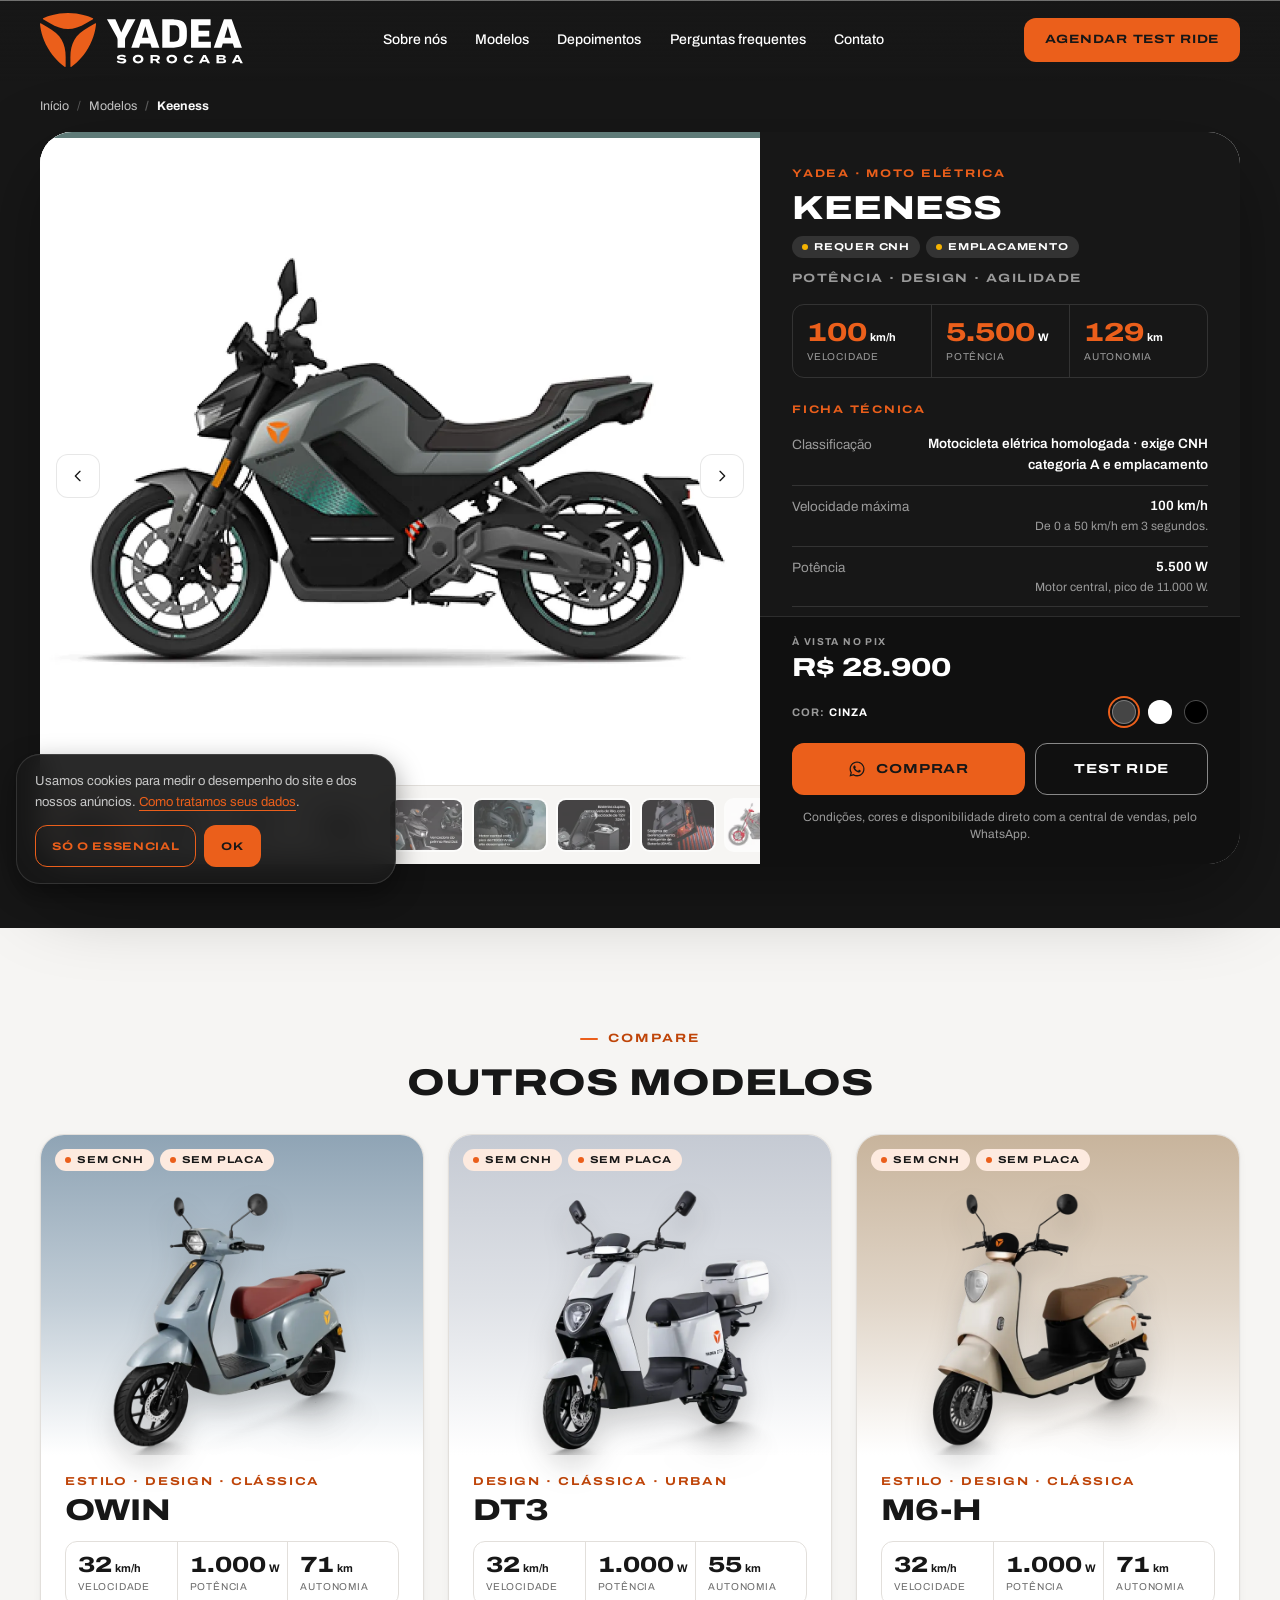
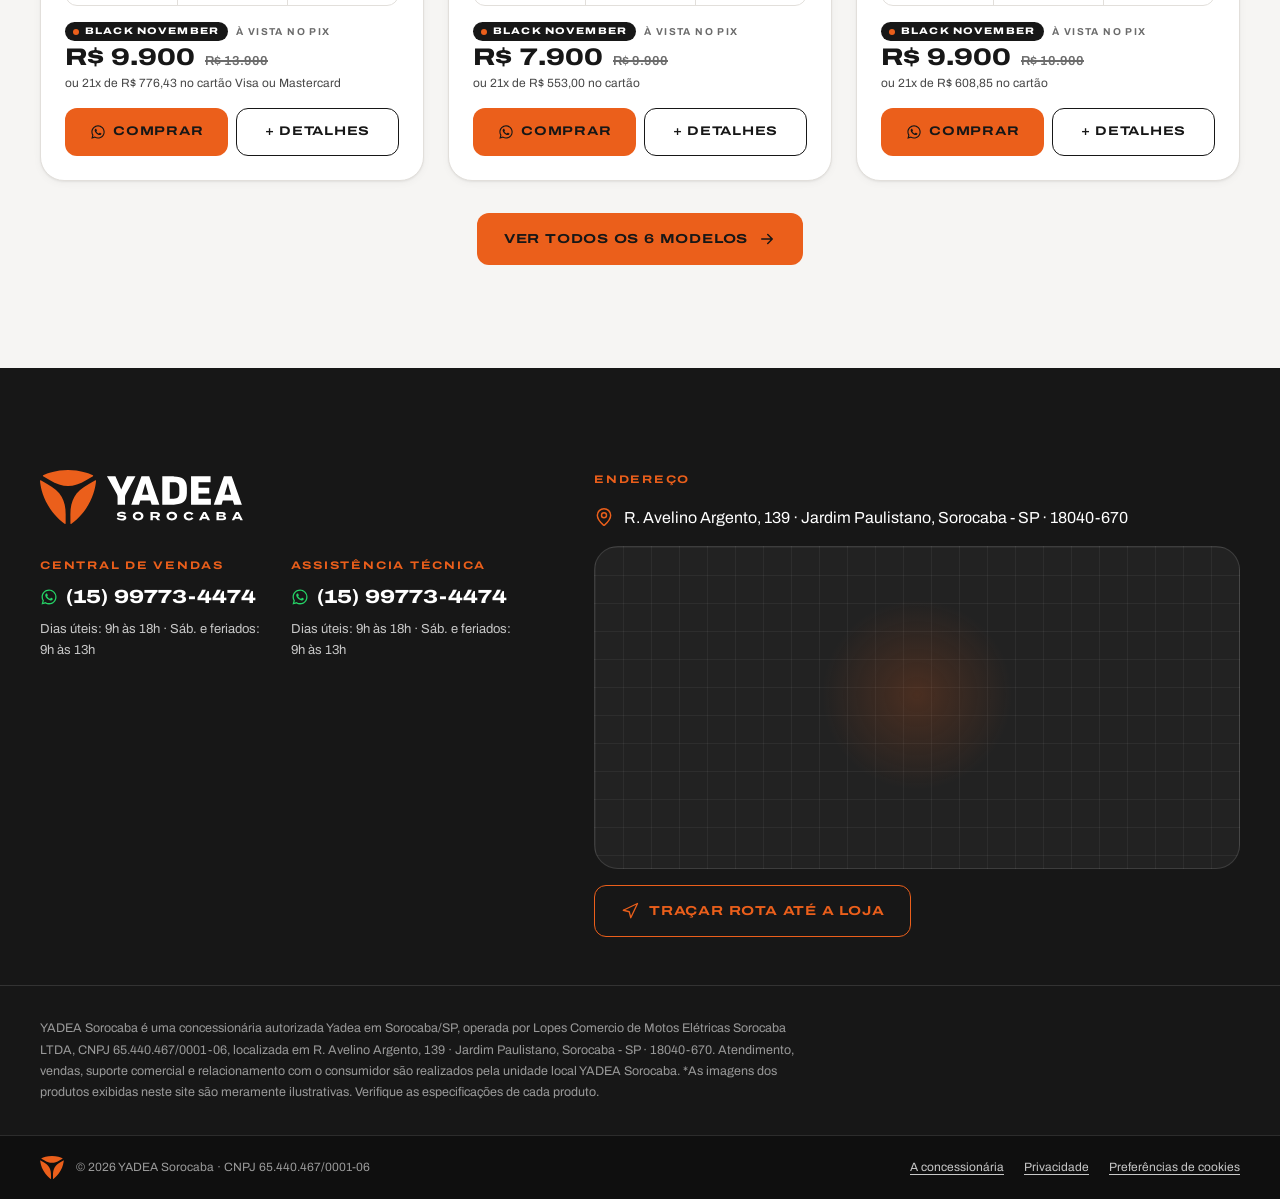
<file: modelos-de-motos/keeness/index.html>
<!DOCTYPE html>
<html lang="pt-BR" data-ga4="" data-aw="" data-aw-lead="" data-meta-pixel="" data-sem-servidor="1">
<head>
<meta charset="utf-8">
<base href="../../">
<meta name="viewport" content="width=device-width, initial-scale=1, viewport-fit=cover">
<title>YADEA Keeness · Moto elétrica em Sorocaba | YADEA Sorocaba</title>
<meta name="description" content="YADEA Keeness, moto elétrica requer CNH e emplacamento: 100 km/h, 5500 W e 129 km de autonomia. R$ 28.900 à vista no PIX. Na YADEA Sorocaba.">
<meta name="robots" content="noindex, nofollow">
<meta name="theme-color" content="#171717">
<link rel="canonical" href="https://yadeasorocaba.com.br/modelos-de-motos/keeness/">

<meta property="og:type" content="product">
<meta property="og:url" content="https://yadeasorocaba.com.br/modelos-de-motos/keeness/">
<meta property="og:locale" content="pt_BR">
<meta property="og:site_name" content="YADEA Sorocaba">
<meta property="og:title" content="YADEA Keeness · YADEA Sorocaba">
<meta property="og:description" content="YADEA Keeness, moto elétrica requer CNH e emplacamento: 100 km/h, 5500 W e 129 km de autonomia. R$ 28.900 à vista no PIX. Na YADEA Sorocaba.">
<meta property="og:image" content="https://yadeasorocaba.com.br/assets/img/social/modelo-keeness.jpg">
<meta property="og:image:type" content="image/jpeg">
<meta property="og:image:width" content="1200">
<meta property="og:image:height" content="630">
<meta property="og:image:alt" content="Moto elétrica YADEA Keeness cinza com detalhes verde-petróleo">
<meta name="twitter:card" content="summary_large_image">

<link rel="icon" href="favicon.ico" sizes="48x48">
<link rel="icon" href="assets/img/brand/icone-app-laranja.svg" type="image/svg+xml">
<link rel="apple-touch-icon" href="assets/img/brand/apple-touch-icon.png">


<link rel="preload" href="assets/fonts/archivo-latin-var.woff2" as="font" type="font/woff2" crossorigin>
<link rel="preload" as="image" href="assets/img/models/keeness-01.webp" fetchpriority="high">
<link rel="stylesheet" href="assets/css/yadea.css?v=1.0.13">


<script>
  (function (h) {
    h.classList.add('js');
    setTimeout(function () { if (!h.classList.contains('motion-ok')) h.classList.add('sem-anima'); }, 3500);
  })(document.documentElement);
</script>

<script src="assets/js/consent.js?v=1.0.13"></script>

<script>
  (function () {
    var d = document.documentElement.dataset;
    var ids = [d.ga4, d.aw].filter(Boolean);
    if (!ids.length) return;
    var s = document.createElement('script');
    s.async = true;
    s.src = 'https://www.googletagmanager.com/gtag/js?id=' + ids[0];
    document.head.appendChild(s);
    gtag('js', new Date());
    ids.forEach(function (id) { gtag('config', id, { send_page_view: false }); });
  })();
</script>

<script type="application/ld+json">{"@context":"https://schema.org","@type":"Product","@id":"https://yadeasorocaba.com.br/modelos-de-motos/keeness/#produto","name":"YADEA Keeness","description":"YADEA Keeness, moto elétrica requer CNH e emplacamento: 100 km/h, 5500 W e 129 km de autonomia. R$ 28.900 à vista no PIX. Na YADEA Sorocaba.","image":["https://yadeasorocaba.com.br/assets/img/models/keeness-card.webp","https://yadeasorocaba.com.br/assets/img/models/keeness-01.webp","https://yadeasorocaba.com.br/assets/img/models/keeness-05.webp","https://yadeasorocaba.com.br/assets/img/models/keeness-06.webp","https://yadeasorocaba.com.br/assets/img/models/keeness-07.webp","https://yadeasorocaba.com.br/assets/img/models/keeness-08.webp"],"brand":{"@type":"Brand","name":"YADEA"},"category":"Moto elétrica","url":"https://yadeasorocaba.com.br/modelos-de-motos/keeness/","offers":{"@type":"Offer","url":"https://yadeasorocaba.com.br/modelos-de-motos/keeness/","price":"28900.00","priceCurrency":"BRL","availability":"https://schema.org/InStock","seller":{"@type":"MotorcycleDealer","@id":"https://yadeasorocaba.com.br/#loja","name":"YADEA Sorocaba"}}}</script>
<script type="application/ld+json">{"@context":"https://schema.org","@type":"BreadcrumbList","itemListElement":[{"@type":"ListItem","position":1,"name":"Início","item":"https://yadeasorocaba.com.br/"},{"@type":"ListItem","position":2,"name":"Modelos","item":"https://yadeasorocaba.com.br/#modelos"},{"@type":"ListItem","position":3,"name":"YADEA Keeness","item":"https://yadeasorocaba.com.br/modelos-de-motos/keeness/"}]}</script>
</head>
<body class="pagina-modelo">

<a class="u-skip" href="modelos-de-motos/keeness/#conteudo">Pular para o conteúdo</a>

<svg width="0" height="0" aria-hidden="true" focusable="false" style="position:absolute">
  <symbol id="i-whats" viewBox="0 0 24 24" fill="currentColor">
    <path d="M12.04 2c-5.5 0-9.97 4.47-9.97 9.97 0 1.76.46 3.48 1.34 5L2 22l5.16-1.35a9.93 9.93 0 0 0 4.88 1.25h.01c5.5 0 9.97-4.47 9.97-9.97 0-2.66-1.04-5.17-2.92-7.05A9.9 9.9 0 0 0 12.04 2Zm0 18.15h-.01a8.27 8.27 0 0 1-4.21-1.15l-.3-.18-3.13.82.84-3.05-.2-.31a8.24 8.24 0 0 1-1.26-4.41c0-4.57 3.72-8.29 8.29-8.29 2.21 0 4.29.86 5.86 2.43a8.24 8.24 0 0 1 2.43 5.87c0 4.57-3.72 8.27-8.31 8.27Zm4.55-6.2c-.25-.13-1.47-.73-1.7-.81-.23-.08-.4-.13-.56.13-.17.25-.64.81-.79.98-.14.17-.29.19-.54.06-.25-.12-1.05-.39-2-1.23-.74-.66-1.24-1.47-1.38-1.72-.15-.25-.02-.39.11-.51.11-.11.25-.29.37-.44.13-.14.17-.25.25-.41.09-.17.04-.31-.02-.44-.06-.12-.56-1.35-.77-1.85-.2-.48-.41-.42-.56-.43h-.48c-.17 0-.44.06-.66.31-.23.25-.87.85-.87 2.08s.89 2.41 1.02 2.58c.12.17 1.75 2.67 4.24 3.75.59.25 1.05.4 1.41.52.59.19 1.13.16 1.56.1.47-.07 1.47-.6 1.68-1.18.2-.58.2-1.07.15-1.18-.06-.1-.23-.17-.48-.29Z"/>
  </symbol>
  <symbol id="i-seta" viewBox="0 0 24 24" fill="none" stroke="currentColor" stroke-width="2" stroke-linecap="round" stroke-linejoin="round"><path d="m9 5 7 7-7 7"/></symbol>
  <symbol id="i-flecha" viewBox="0 0 24 24" fill="none" stroke="currentColor" stroke-width="2" stroke-linecap="round" stroke-linejoin="round"><path d="M5 12h14M13 6l6 6-6 6"/></symbol>
  <symbol id="i-x" viewBox="0 0 24 24" fill="none" stroke="currentColor" stroke-width="2" stroke-linecap="round" stroke-linejoin="round"><path d="M18 6 6 18M6 6l12 12"/></symbol>
  <symbol id="i-pino" viewBox="0 0 24 24" fill="none" stroke="currentColor" stroke-width="1.75" stroke-linecap="round" stroke-linejoin="round"><path d="M20 10c0 4.99-5.54 10.19-7.4 11.8a1 1 0 0 1-1.2 0C9.54 20.19 4 14.99 4 10a8 8 0 0 1 16 0"/><circle cx="12" cy="10" r="3"/></symbol>
  <symbol id="i-rota" viewBox="0 0 24 24" fill="none" stroke="currentColor" stroke-width="1.75" stroke-linecap="round" stroke-linejoin="round"><path d="M3 11 22 2l-9 19-2-8-8-2z"/></symbol>
  <symbol id="i-relogio" viewBox="0 0 24 24" fill="none" stroke="currentColor" stroke-width="1.75" stroke-linecap="round" stroke-linejoin="round"><circle cx="12" cy="12" r="9"/><path d="M12 7v5l3 2"/></symbol>
  <symbol id="i-chave" viewBox="0 0 24 24" fill="none" stroke="currentColor" stroke-width="1.75" stroke-linecap="round" stroke-linejoin="round"><path d="M14.7 6.3a1 1 0 0 0 0 1.4l1.6 1.6a1 1 0 0 0 1.4 0l3.77-3.77a6 6 0 0 1-7.94 7.94l-6.91 6.91a2.12 2.12 0 0 1-3-3l6.91-6.91a6 6 0 0 1 7.94-7.94l-3.76 3.76z"/></symbol>
  <symbol id="i-check" viewBox="0 0 24 24" fill="none" stroke="currentColor" stroke-width="2.4" stroke-linecap="round" stroke-linejoin="round"><path d="M20 6 9 17l-5-5"/></symbol>
  <symbol id="i-alerta" viewBox="0 0 24 24" fill="none" stroke="currentColor" stroke-width="2.4" stroke-linecap="round" stroke-linejoin="round"><path d="M12 7v6M12 17h.01"/></symbol>
  <symbol id="i-escudo" viewBox="0 0 24 24" fill="none" stroke="currentColor" stroke-width="1.75" stroke-linecap="round" stroke-linejoin="round"><path d="M20 13c0 5-3.5 7.5-7.66 8.95a1 1 0 0 1-.67-.01C7.5 20.5 4 18 4 13V6a1 1 0 0 1 1-1c2 0 4.5-1.2 6.24-2.72a1.17 1.17 0 0 1 1.52 0C14.51 3.81 17 5 19 5a1 1 0 0 1 1 1z"/><path d="m9 12 2 2 4-4"/></symbol>
  <symbol id="i-instagram" viewBox="0 0 24 24" fill="none" stroke="currentColor" stroke-width="1.75" stroke-linecap="round" stroke-linejoin="round"><rect x="2.5" y="2.5" width="19" height="19" rx="5"/><path d="M16 11.37A4 4 0 1 1 12.63 8 4 4 0 0 1 16 11.37Z"/><path d="M17.5 6.5h.01"/></symbol>
</svg>

<header class="header" id="header">
  <div class="u-container header__barra">
    <a class="header__logo" href="#topo" aria-label="YADEA Sorocaba, ir para o início">
      <img src="assets/img/brand/logo-sorocaba-negativo.svg" alt="YADEA Sorocaba" width="203" height="54">
    </a>

    <nav class="header__nav" aria-label="Navegação principal">
      <a class="header__link" href="#sobre">Sobre nós</a>
      <a class="header__link" href="#modelos">Modelos</a>
      <a class="header__link" href="#depoimentos">Depoimentos</a>
      <a class="header__link" href="#perguntas">Perguntas frequentes</a>
      <a class="header__link" href="#contato">Contato</a>
    </nav>

    <div class="header__acoes">
      <a class="btn btn--primario btn--desktop" data-whats="testRideGeral" data-origem="header_testride" href="https://api.whatsapp.com/send?phone=5515997734474&amp;text=Ol%C3%A1!%20Vim%20pelo%20site%20e%20gostaria%20de%20agendar%20um%20test%20ride%20na%20YADEA%20Sorocaba." target="_blank" rel="noopener">Agendar test ride</a>
      <button class="header__toggle" type="button" id="menu-toggle" aria-expanded="false" aria-controls="menu">
        <span class="header__toggle-icone" aria-hidden="true"><span></span><span></span><span></span></span>
        <span class="header__toggle-rotulo" aria-hidden="true"><span>Menu</span><span>Fechar</span></span>
        <span class="u-visually-hidden">Abrir menu de navegação</span>
      </button>
    </div>
  </div>
</header>

<div class="menu" id="menu" aria-hidden="true">
  <div class="menu__cortina menu__cortina--1" aria-hidden="true"></div>
  <div class="menu__cortina menu__cortina--2" aria-hidden="true"></div>
  <nav class="menu__painel" aria-label="Navegação mobile" data-lenis-prevent>
    <ul class="menu__lista">
      <li class="menu__item-wrap"><a class="menu__item" href="#sobre"><span class="menu__numero">01</span>Sobre nós</a></li>
      <li class="menu__item-wrap"><a class="menu__item" href="#modelos"><span class="menu__numero">02</span>Modelos</a></li>
      <li class="menu__item-wrap"><a class="menu__item" href="#depoimentos"><span class="menu__numero">03</span>Depoimentos</a></li>
      <li class="menu__item-wrap"><a class="menu__item" href="#perguntas"><span class="menu__numero">04</span>Perguntas</a></li>
      <li class="menu__item-wrap"><a class="menu__item" href="#contato"><span class="menu__numero">05</span>Contato</a></li>
    </ul>
    <div class="menu__rodape">
      <div class="menu__contato">
        <strong data-config="whatsapp.numero">(15) 99773-4474</strong>
        <span data-horarios="vendas"></span>
      </div>
      <a class="btn btn--primario" data-whats="testRideGeral" data-origem="menu_testride" href="https://api.whatsapp.com/send?phone=5515997734474&amp;text=Ol%C3%A1!%20Vim%20pelo%20site%20e%20gostaria%20de%20agendar%20um%20test%20ride%20na%20YADEA%20Sorocaba." target="_blank" rel="noopener">Agendar test ride</a>
    </div>
  </nav>
</div>

<main id="conteudo">
  <section class="produto" aria-label="YADEA Keeness">
    <div class="u-container">
      <nav class="trilha" aria-label="Você está em">
        <ol>
          <li><a href="./">Início</a></li>
          <li><a href="./#modelos">Modelos</a></li>
          <li aria-current="page">Keeness</li>
        </ol>
      </nav>
<div class="modal modal--pagina" id="modal" data-modelo="keeness">
  <div class="modal__caixa">

    <div class="modal__galeria tem-miniaturas">
      <div class="modal__slider" id="modal-slider" tabindex="0" data-lenis-prevent
           role="group" aria-roledescription="carrossel" aria-label="Fotos do modelo">
        <div class="modal__slide" role="group" aria-roledescription="slide"
             aria-label="1 de 13" style="--fundo:#FFFFFF">
          <img src="assets/img/models/keeness-01.webp" alt="Moto elétrica YADEA Keeness cinza, de perfil" draggable="false" decoding="async"
               width="1146" height="808">
        </div>
        <div class="modal__slide" role="group" aria-roledescription="slide"
             aria-label="2 de 13" style="--fundo:#FFFEFF">
          <img src="assets/img/models/keeness-05.webp" alt="YADEA Keeness cinza em três quartos frontal" draggable="false" decoding="async"
               width="1200" height="846" loading="lazy">
        </div>
        <div class="modal__slide" role="group" aria-roledescription="slide"
             aria-label="3 de 13" style="--fundo:#FFFEFF">
          <img src="assets/img/models/keeness-06.webp" alt="YADEA Keeness cinza de frente" draggable="false" decoding="async"
               width="1200" height="846" loading="lazy">
        </div>
        <div class="modal__slide" role="group" aria-roledescription="slide"
             aria-label="4 de 13" style="--fundo:#FFFEFF">
          <img src="assets/img/models/keeness-07.webp" alt="YADEA Keeness cinza em três quartos traseira" draggable="false" decoding="async"
               width="1200" height="846" loading="lazy">
        </div>
        <div class="modal__slide" role="group" aria-roledescription="slide"
             aria-label="5 de 13" style="--fundo:#323436">
          <img src="assets/img/models/keeness-08.webp" alt="Frente da Keeness, vencedora do prêmio Red Dot" draggable="false" decoding="async"
               width="1146" height="808" loading="lazy">
        </div>
        <div class="modal__slide is-ambiente" role="group" aria-roledescription="slide"
             aria-label="6 de 13" style="--fundo:#474E4E">
          <img src="assets/img/models/keeness-09.webp" alt="Motor central da Keeness, com pico de 11.000 W" draggable="false" decoding="async"
               width="1146" height="808" loading="lazy">
        </div>
        <div class="modal__slide is-ambiente" role="group" aria-roledescription="slide"
             aria-label="7 de 13" style="--fundo:#141414">
          <img src="assets/img/models/keeness-10.webp" alt="Baterias duplas removíveis de lítio da Keeness, 72 V 32 Ah" draggable="false" decoding="async"
               width="1146" height="808" loading="lazy">
        </div>
        <div class="modal__slide is-ambiente" role="group" aria-roledescription="slide"
             aria-label="8 de 13" style="--fundo:#1A1417">
          <img src="assets/img/models/keeness-11.webp" alt="Sistema de gerenciamento inteligente de bateria (BMS) da Keeness" draggable="false" decoding="async"
               width="1146" height="808" loading="lazy">
        </div>
        <div class="modal__slide" role="group" aria-roledescription="slide"
             aria-label="9 de 13" style="--fundo:#FFFFFF">
          <img src="assets/img/models/keeness-12.webp" alt="Chassi da Keeness em transparência, com o quadro em destaque" draggable="false" decoding="async"
               width="1146" height="808" loading="lazy">
        </div>
        <div class="modal__slide" role="group" aria-roledescription="slide"
             aria-label="10 de 13" style="--fundo:#252626">
          <img src="assets/img/models/keeness-13.webp" alt="Painel digital da Keeness" draggable="false" decoding="async"
               width="1146" height="808" loading="lazy">
        </div>
        <div class="modal__slide is-ambiente" role="group" aria-roledescription="slide"
             aria-label="11 de 13" style="--fundo:#232323">
          <img src="assets/img/models/keeness-14.webp" alt="Comandos do guidão da Keeness" draggable="false" decoding="async"
               width="1146" height="808" loading="lazy">
        </div>
        <div class="modal__slide is-ambiente" role="group" aria-roledescription="slide"
             aria-label="12 de 13" style="--fundo:#424144">
          <img src="assets/img/models/keeness-15.webp" alt="Entrada USB da Keeness" draggable="false" decoding="async"
               width="1146" height="808" loading="lazy">
        </div>
        <div class="modal__slide is-ambiente" role="group" aria-roledescription="slide"
             aria-label="13 de 13" style="--fundo:#505050">
          <img src="assets/img/models/keeness-16.webp" alt="Compartimento sob o tanque da Keeness" draggable="false" decoding="async"
               width="1146" height="808" loading="lazy">
        </div></div>
      <button class="modal__seta-slide modal__seta-slide--anterior" type="button" data-slide-passo="-1" aria-label="Foto anterior"><svg aria-hidden="true" style="transform:scaleX(-1)"><use href="#i-seta"></use></svg></button>
      <button class="modal__seta-slide modal__seta-slide--proxima" type="button" data-slide-passo="1" aria-label="Próxima foto"><svg aria-hidden="true"><use href="#i-seta"></use></svg></button>
      <div class="modal__miniaturas" id="modal-miniaturas" role="group" aria-label="Escolher foto">
        <button class="modal__mini" type="button" data-foto="0" aria-current="true"
                aria-label="Ver foto 1 de 13">
          <img src="assets/img/models/keeness-01-mini.webp" alt="" loading="lazy" decoding="async" width="180" height="127">
        </button>
      
        <button class="modal__mini" type="button" data-foto="1" aria-current="false"
                aria-label="Ver foto 2 de 13">
          <img src="assets/img/models/keeness-05-mini.webp" alt="" loading="lazy" decoding="async" width="180" height="127">
        </button>
      
        <button class="modal__mini" type="button" data-foto="2" aria-current="false"
                aria-label="Ver foto 3 de 13">
          <img src="assets/img/models/keeness-06-mini.webp" alt="" loading="lazy" decoding="async" width="180" height="127">
        </button>
      
        <button class="modal__mini" type="button" data-foto="3" aria-current="false"
                aria-label="Ver foto 4 de 13">
          <img src="assets/img/models/keeness-07-mini.webp" alt="" loading="lazy" decoding="async" width="180" height="127">
        </button>
      
        <button class="modal__mini" type="button" data-foto="4" aria-current="false"
                aria-label="Ver foto 5 de 13">
          <img src="assets/img/models/keeness-08-mini.webp" alt="" loading="lazy" decoding="async" width="180" height="127">
        </button>
      
        <button class="modal__mini" type="button" data-foto="5" aria-current="false"
                aria-label="Ver foto 6 de 13">
          <img src="assets/img/models/keeness-09-mini.webp" alt="" loading="lazy" decoding="async" width="180" height="127">
        </button>
      
        <button class="modal__mini" type="button" data-foto="6" aria-current="false"
                aria-label="Ver foto 7 de 13">
          <img src="assets/img/models/keeness-10-mini.webp" alt="" loading="lazy" decoding="async" width="180" height="127">
        </button>
      
        <button class="modal__mini" type="button" data-foto="7" aria-current="false"
                aria-label="Ver foto 8 de 13">
          <img src="assets/img/models/keeness-11-mini.webp" alt="" loading="lazy" decoding="async" width="180" height="127">
        </button>
      
        <button class="modal__mini" type="button" data-foto="8" aria-current="false"
                aria-label="Ver foto 9 de 13">
          <img src="assets/img/models/keeness-12-mini.webp" alt="" loading="lazy" decoding="async" width="180" height="127">
        </button>
      
        <button class="modal__mini" type="button" data-foto="9" aria-current="false"
                aria-label="Ver foto 10 de 13">
          <img src="assets/img/models/keeness-13-mini.webp" alt="" loading="lazy" decoding="async" width="180" height="127">
        </button>
      
        <button class="modal__mini" type="button" data-foto="10" aria-current="false"
                aria-label="Ver foto 11 de 13">
          <img src="assets/img/models/keeness-14-mini.webp" alt="" loading="lazy" decoding="async" width="180" height="127">
        </button>
      
        <button class="modal__mini" type="button" data-foto="11" aria-current="false"
                aria-label="Ver foto 12 de 13">
          <img src="assets/img/models/keeness-15-mini.webp" alt="" loading="lazy" decoding="async" width="180" height="127">
        </button>
      
        <button class="modal__mini" type="button" data-foto="12" aria-current="false"
                aria-label="Ver foto 13 de 13">
          <img src="assets/img/models/keeness-16-mini.webp" alt="" loading="lazy" decoding="async" width="180" height="127">
        </button>
      </div>
    </div>

    <div class="modal__painel">
      <div class="modal__topo">
        <p class="modal__eyebrow" id="modal-eyebrow">YADEA · Moto elétrica</p>
        <div class="modal__nome">
          <h1 class="modal__titulo" id="modal-titulo">Keeness</h1>
          <div id="modal-selo"><ul class="selos selos--modal" aria-label="Classificação legal">
      <li class="selo selo--exige">Requer CNH</li>
      <li class="selo selo--exige">Emplacamento</li></ul></div>
        </div>
        <p class="modal__tags-texto" id="modal-tags">Potência · Design · Agilidade</p>
      </div>

      <div class="modal__corpo" id="modal-corpo" data-lenis-prevent>
        <div id="modal-numeros">
        <dl class="specs specs--modal">
          
            <div class="spec">
              <dt>Velocidade</dt>
              <dd><b>100</b><span>km/h</span></dd>
            </div>
            <div class="spec">
              <dt>Potência</dt>
              <dd><b>5.500</b><span>W</span></dd>
            </div>
            <div class="spec">
              <dt>Autonomia</dt>
              <dd><b>129</b><span>km</span></dd>
            </div>
        </dl></div>
        <div>
          <p class="modal__secao-rotulo">Ficha técnica</p>
          <dl class="modal__ficha" id="modal-ficha"><div><dt>Classificação</dt><dd>Motocicleta elétrica homologada · exige CNH categoria A e emplacamento</dd></div><div><dt>Velocidade máxima</dt><dd>100 km/h<small class="ficha__nota">De 0 a 50 km/h em 3 segundos.</small></dd></div><div><dt>Potência</dt><dd>5.500 W<small class="ficha__nota">Motor central, pico de 11.000 W.</small></dd></div><div><dt>Autonomia</dt><dd>129 km<small class="ficha__nota">Alcance máximo no ciclo EEC.</small></dd></div><div><dt>Bateria</dt><dd>Duas baterias de íon-lítio removíveis, 72 V 32 Ah cada, com BMS de mais de 40 proteções</dd></div><div><dt>Carregador</dt><dd>Bivolt automático, 110 V e 220 V</dd></div><div><dt>Freios</dt><dd>Sistema combinado (CBS), dianteiro e traseiro</dd></div><div><dt>Suspensão</dt><dd>Dianteira invertida e monoamortecedor traseiro</dd></div><div><dt>Rodas e pneus</dt><dd>Alumínio aro 17, pneus 100/80-17 e 130/70-17</dd></div><div><dt>Assento</dt><dd>600 mm de comprimento, a 770 mm do chão</dd></div><div><dt>Bagageiro</dt><dd>Porta-objetos de 16 litros</dd></div><div><dt>Dimensões (C × L × A)</dt><dd>1990 × 775 × 1090 mm</dd></div><div><dt>Torque máximo</dt><dd>300 N·m</dd></div><div><dt>Subida</dt><dd>Até 20°</dd></div><div><dt>Proteção</dt><dd>IPX7</dd></div><div><dt>Conectividade</dt><dd>App YADEA</dd></div><div><dt>Garantia</dt><dd>2 anos na bateria, 2 anos no motor e 1 ano nos componentes elétricos</dd></div></dl>
        </div>
        <div class="modal__equipamentos" id="modal-equipamentos">
          <p class="modal__secao-rotulo">Destaques</p>
          <ul id="modal-equipamentos-lista"><li>Vencedora do prêmio Red Dot</li><li>Motor central com pico de 11.000 W e 300 N·m</li><li>Duas baterias removíveis de 72 V</li><li>Recuperação de energia na frenagem</li><li>Painel LED de 5&quot; e entrada USB</li></ul>
        </div>
        <p class="modal__legal">Imagens meramente ilustrativas. Dados do fabricante (yadea.com.br), que podem variar por versão; a equipe confirma ficha, cor e disponibilidade pelo WhatsApp.</p>
      </div>

      <div class="modal__base">
        <div class="modal__linha">
          <div id="modal-preco">
        <p class="preco preco--modal">
          <span class="preco__topo"><span class="preco__rotulo">À vista no PIX</span></span>
          <span class="preco__linha"><span class="preco__valor">R$ 28.900</span></span>
          
        </p></div>
          <div class="modal__cores" id="modal-cores">
            <p class="modal__cores-rotulo">Cor: <strong id="modal-cor-nome">Cinza</strong></p>
            <div class="modal__swatches" id="modal-swatches">
        <button class="modal__swatch" type="button" data-cor="0"
                aria-pressed="true" aria-label="Cor Cinza"
                title="Cinza">
          <i style="background:#454545" aria-hidden="true"></i>
        </button>
      
        <button class="modal__swatch" type="button" data-cor="1"
                aria-pressed="false" aria-label="Cor Branca"
                title="Branca">
          <i style="background:#FFFFFF" aria-hidden="true"></i>
        </button>
      
        <button class="modal__swatch" type="button" data-cor="2"
                aria-pressed="false" aria-label="Cor Preta"
                title="Preta">
          <i style="background:#000000" aria-hidden="true"></i>
        </button>
      </div>
          </div>
        </div>
        <div class="modal__acoes">
          <a class="btn btn--primario" id="modal-cta" href="https://api.whatsapp.com/send?phone=5515997734474&text=Ol%C3%A1!%20Vim%20pelo%20site%20e%20gostaria%20de%20saber%20mais%20sobre%20o%20modelo%20Keeness%20na%20cor%20Cinza." target="_blank" rel="noopener"><svg aria-hidden="true"><use href="#i-whats"></use></svg>Comprar</a>
          <a class="btn btn--contorno" id="modal-testride" href="https://api.whatsapp.com/send?phone=5515997734474&text=Ol%C3%A1!%20Vim%20pelo%20site%20e%20gostaria%20de%20agendar%20um%20test%20ride%20do%20modelo%20Keeness%20na%20cor%20Cinza." target="_blank" rel="noopener">Test ride</a>
        </div>
        <p class="modal__microcopy">Condições, cores e disponibilidade direto com a central de vendas, pelo WhatsApp.</p>
      </div>
    </div>
  </div>
</div>
    </div>
  </section>

  <section class="u-secao s-clara comparar" aria-labelledby="comparar-titulo">
    <div class="u-container">
      <div class="cabecalho cabecalho--centro comparar__topo">
        <p class="eyebrow" data-anima>Compare</p>
        <h2 class="t-h2" id="comparar-titulo" data-anima>Outros modelos</h2>
      </div>
      <ul class="vitrine__grade" id="comparar-grade" aria-label="Outros modelos">
        <li data-anima>
          <article class="card" data-id="owin">
            <div class="card__midia" style="--palco:#8FA4B5">
              <button class="card__foto" type="button" data-detalhes="owin"
                      aria-label="Ver detalhes da Owin">
                <img src="assets/img/models/owin-card.webp" alt="Scooter elétrica YADEA Owin cinza com banco vinho" loading="lazy" decoding="async" width="736" height="616">
              </button>
              <ul class="selos card__selos" aria-label="Classificação legal">
      <li class="selo selo--livre">Sem CNH</li>
      <li class="selo selo--livre">Sem placa</li></ul>
            </div>
            <div class="card__corpo">
              <div class="card__cabeca">
                <p class="card__tags">Estilo · Design · Clássica</p>
                <h3 class="card__nome">Owin</h3>
              </div>
              
        <dl class="specs ">
          
            <div class="spec">
              <dt>Velocidade</dt>
              <dd><b>32</b><span>km/h</span></dd>
            </div>
            <div class="spec">
              <dt>Potência</dt>
              <dd><b>1.000</b><span>W</span></dd>
            </div>
            <div class="spec">
              <dt>Autonomia</dt>
              <dd><b>71</b><span>km</span></dd>
            </div>
        </dl>
              
        <p class="preco card__preco">
          <span class="preco__topo"><span class="preco__selo">Black November</span><span class="preco__rotulo">À vista no PIX</span></span>
          <span class="preco__linha"><span class="preco__valor"><span class="u-visually-hidden">por </span>R$ 9.900</span> <s class="preco__de"><span class="u-visually-hidden">antes </span>R$ 13.900</s></span>
          <span class="preco__parcelas">ou 21x de R$ 776,43 no cartão Visa ou Mastercard</span>
        </p>
              <div class="card__acoes">
                <a class="btn btn--primario btn--card" href="https://api.whatsapp.com/send?phone=5515997734474&text=Ol%C3%A1!%20Vim%20pelo%20site%20e%20gostaria%20de%20saber%20mais%20sobre%20o%20modelo%20Owin." target="_blank" rel="noopener"><svg aria-hidden="true"><use href="#i-whats"></use></svg><span>Comprar<span class="u-visually-hidden"> a Owin pelo WhatsApp</span></span></a>
                <a class="btn btn--contorno btn--card" href="modelos-de-motos/owin/" data-detalhes="owin"><span>+ Detalhes<span class="u-visually-hidden"> da Owin</span></span></a>
              </div>
            </div>
          </article>
        </li>
        <li data-anima>
          <article class="card" data-id="dt3">
            <div class="card__midia" style="--palco:#C5CAD3">
              <button class="card__foto" type="button" data-detalhes="dt3"
                      aria-label="Ver detalhes da DT3">
                <img src="assets/img/models/dt3-card.webp" alt="Scooter elétrica YADEA DT3 branca com baú traseiro" loading="lazy" decoding="async" width="736" height="616">
              </button>
              <ul class="selos card__selos" aria-label="Classificação legal">
      <li class="selo selo--livre">Sem CNH</li>
      <li class="selo selo--livre">Sem placa</li></ul>
            </div>
            <div class="card__corpo">
              <div class="card__cabeca">
                <p class="card__tags">Design · Clássica · Urban</p>
                <h3 class="card__nome">DT3</h3>
              </div>
              
        <dl class="specs ">
          
            <div class="spec">
              <dt>Velocidade</dt>
              <dd><b>32</b><span>km/h</span></dd>
            </div>
            <div class="spec">
              <dt>Potência</dt>
              <dd><b>1.000</b><span>W</span></dd>
            </div>
            <div class="spec">
              <dt>Autonomia</dt>
              <dd><b>55</b><span>km</span></dd>
            </div>
        </dl>
              
        <p class="preco card__preco">
          <span class="preco__topo"><span class="preco__selo">Black November</span><span class="preco__rotulo">À vista no PIX</span></span>
          <span class="preco__linha"><span class="preco__valor"><span class="u-visually-hidden">por </span>R$ 7.900</span> <s class="preco__de"><span class="u-visually-hidden">antes </span>R$ 9.900</s></span>
          <span class="preco__parcelas">ou 21x de R$ 553,00 no cartão</span>
        </p>
              <div class="card__acoes">
                <a class="btn btn--primario btn--card" href="https://api.whatsapp.com/send?phone=5515997734474&text=Ol%C3%A1!%20Vim%20pelo%20site%20e%20gostaria%20de%20saber%20mais%20sobre%20o%20modelo%20DT3." target="_blank" rel="noopener"><svg aria-hidden="true"><use href="#i-whats"></use></svg><span>Comprar<span class="u-visually-hidden"> a DT3 pelo WhatsApp</span></span></a>
                <a class="btn btn--contorno btn--card" href="modelos-de-motos/dt3/" data-detalhes="dt3"><span>+ Detalhes<span class="u-visually-hidden"> da DT3</span></span></a>
              </div>
            </div>
          </article>
        </li>
        <li data-anima>
          <article class="card" data-id="m6-h">
            <div class="card__midia" style="--palco:#C8B49C">
              <button class="card__foto" type="button" data-detalhes="m6-h"
                      aria-label="Ver detalhes da M6-H">
                <img src="assets/img/models/m6-h-card.webp" alt="Scooter elétrica YADEA M6-H creme com banco marrom" loading="lazy" decoding="async" width="736" height="616">
              </button>
              <ul class="selos card__selos" aria-label="Classificação legal">
      <li class="selo selo--livre">Sem CNH</li>
      <li class="selo selo--livre">Sem placa</li></ul>
            </div>
            <div class="card__corpo">
              <div class="card__cabeca">
                <p class="card__tags">Estilo · Design · Clássica</p>
                <h3 class="card__nome">M6-H</h3>
              </div>
              
        <dl class="specs ">
          
            <div class="spec">
              <dt>Velocidade</dt>
              <dd><b>32</b><span>km/h</span></dd>
            </div>
            <div class="spec">
              <dt>Potência</dt>
              <dd><b>1.000</b><span>W</span></dd>
            </div>
            <div class="spec">
              <dt>Autonomia</dt>
              <dd><b>71</b><span>km</span></dd>
            </div>
        </dl>
              
        <p class="preco card__preco">
          <span class="preco__topo"><span class="preco__selo">Black November</span><span class="preco__rotulo">À vista no PIX</span></span>
          <span class="preco__linha"><span class="preco__valor"><span class="u-visually-hidden">por </span>R$ 9.900</span> <s class="preco__de"><span class="u-visually-hidden">antes </span>R$ 10.900</s></span>
          <span class="preco__parcelas">ou 21x de R$ 608,85 no cartão</span>
        </p>
              <div class="card__acoes">
                <a class="btn btn--primario btn--card" href="https://api.whatsapp.com/send?phone=5515997734474&text=Ol%C3%A1!%20Vim%20pelo%20site%20e%20gostaria%20de%20saber%20mais%20sobre%20o%20modelo%20M6-H." target="_blank" rel="noopener"><svg aria-hidden="true"><use href="#i-whats"></use></svg><span>Comprar<span class="u-visually-hidden"> a M6-H pelo WhatsApp</span></span></a>
                <a class="btn btn--contorno btn--card" href="modelos-de-motos/m6-h/" data-detalhes="m6-h"><span>+ Detalhes<span class="u-visually-hidden"> da M6-H</span></span></a>
              </div>
            </div>
          </article>
        </li>
      </ul>
      <div class="comparar__mais">
        <a class="btn btn--primario" href="./#modelos">Ver todos os 6 modelos <svg class="seta" aria-hidden="true"><use href="#i-flecha"></use></svg></a>
      </div>
    </div>
  </section>
</main>

<footer class="rodape s-escura" id="contato" aria-labelledby="rodape-titulo">
  <h2 class="u-visually-hidden" id="rodape-titulo">Contato e informações da loja</h2>
  <div class="u-container rodape__grade">
    <div class="rodape__contato">
      <img class="rodape__logo" src="assets/img/brand/logo-sorocaba-negativo.svg" alt="YADEA Sorocaba" width="203" height="54" loading="lazy">
      <div class="rodape__blocos">
        <div class="rodape__bloco">
          <p class="rodape__rotulo">Central de vendas</p>
          <a class="rodape__valor" data-whats="geral" data-origem="rodape_vendas" href="https://api.whatsapp.com/send?phone=5515997734474&amp;text=Ol%C3%A1!%20Vim%20pelo%20site%20e%20gostaria%20de%20saber%20mais%20sobre%20os%20modelos%20e%20condi%C3%A7%C3%B5es%20especiais%20da%20YADEA%20Sorocaba." target="_blank" rel="noopener"><svg aria-hidden="true"><use href="#i-whats"></use></svg><span data-config="whatsapp.numero">(15) 99773-4474</span></a>
          <p class="rodape__detalhe" data-horarios="vendas"></p>
        </div>
        <div class="rodape__bloco">
          <p class="rodape__rotulo">Assistência técnica</p>
          <a class="rodape__valor" data-whats="assistencia" data-origem="rodape_assistencia" href="https://api.whatsapp.com/send?phone=5515997734474&amp;text=Ol%C3%A1!%20Vim%20pelo%20site%20e%20gostaria%20de%20falar%20com%20a%20assist%C3%AAncia%20t%C3%A9cnica%20da%20YADEA%20Sorocaba." target="_blank" rel="noopener"><svg aria-hidden="true"><use href="#i-whats"></use></svg><span data-config="assistencia.numero">(15) 99773-4474</span></a>
          <p class="rodape__detalhe" data-horarios="assistencia"></p>
        </div>
        </div>
    </div>

    <div class="rodape__endereco">
      <p class="rodape__rotulo">Endereço</p>
      <p class="rodape__endereco-texto"><svg aria-hidden="true"><use href="#i-pino"></use></svg><span data-config="endereco.completo">R. Avelino Argento, 139 · Jardim Paulistano, Sorocaba - SP · 18040-670</span></p>
      <div class="mapa">
        <iframe id="mapa" title="Mapa com a localização da YADEA Sorocaba" loading="lazy"
                referrerpolicy="no-referrer-when-downgrade" allowfullscreen></iframe>
      </div>
      <div class="rodape__rota">
        <a class="btn btn--contorno-claro" data-rota href="https://www.google.com/maps/dir/?api=1&amp;destination=YADEA%20Sorocaba%2C%20R.%20Avelino%20Argento%2C%20139%2C%20Jardim%20Paulistano%2C%20Sorocaba%20-%20SP%2C%2018040-670" target="_blank" rel="noopener"><svg aria-hidden="true"><use href="#i-rota"></use></svg>Traçar rota até a loja</a>
      </div>
    </div>
  </div>

  <div class="u-container rodape__inst">
    <p class="rodape__institucional">
      <span data-config="marca.nome">YADEA Sorocaba</span> é uma concessionária autorizada Yadea em Sorocaba/SP,
      operada por <span data-config="marca.razaoSocial">Lopes Comercio de Motos Elétricas Sorocaba LTDA</span>,
      CNPJ <span data-config="marca.cnpj">65.440.467/0001-06</span>, localizada em
      <span data-config="endereco.completo">R. Avelino Argento, 139 · Jardim Paulistano, Sorocaba - SP · 18040-670</span>.
      Atendimento, vendas, suporte comercial e relacionamento com o consumidor são realizados pela
      unidade local <span data-config="marca.nome">YADEA Sorocaba</span>.
      *As imagens dos produtos exibidas neste site são meramente ilustrativas. Verifique as especificações de cada produto.
    </p>
  </div>

  <div class="rodape__legal">
    <div class="u-container rodape__legal-linha">
      <span class="rodape__legal-marca">
        <img src="assets/img/brand/simbolo-laranja.svg" alt="" width="24" height="23" loading="lazy">
        <span>© <span data-ano>2026</span> <span data-config="marca.nome">YADEA Sorocaba</span> · CNPJ <span data-config="marca.cnpj">65.440.467/0001-06</span></span>
      </span>
      <span class="rodape__legal-links">
        <a href="concessionaria-yadea-sorocaba/">A concessionária</a>
        <a href="privacidade.html">Privacidade</a>
        <button class="rodape__link" type="button" id="rever-cookies">Preferências de cookies</button>
        <button class="rodape__link" type="button" id="abrir-alerta" hidden>Comunicado de segurança</button>
      </span>
    </div>
  </div>
</footer>

<a class="flutuante" id="flutuante" data-whats="geral" data-origem="flutuante" href="https://api.whatsapp.com/send?phone=5515997734474&amp;text=Ol%C3%A1!%20Vim%20pelo%20site%20e%20gostaria%20de%20saber%20mais%20sobre%20os%20modelos%20e%20condi%C3%A7%C3%B5es%20especiais%20da%20YADEA%20Sorocaba." aria-label="Falar com a YADEA Sorocaba pelo WhatsApp" target="_blank" rel="noopener">
  <svg aria-hidden="true"><use href="#i-whats"></use></svg>
</a>

<aside class="aviso" id="aviso-seguranca" aria-labelledby="aviso-titulo" aria-live="polite" hidden>
  <span class="aviso__icone" aria-hidden="true"><svg><use href="#i-escudo"></use></svg></span>
  <div class="aviso__corpo">
    <p class="aviso__selo">Comunicado de segurança</p>
    <p class="aviso__titulo" id="aviso-titulo">Este é o site oficial da YADEA Sorocaba.</p>
    <p class="aviso__texto">A loja não se responsabiliza por negociações feitas fora dos canais oficiais<span data-aviso="exemplo"></span>.</p>
    <div class="aviso__acoes">
      <button class="aviso__botao aviso__botao--detalhes" type="button" id="aviso-detalhes">Ver detalhes</button>
      <button class="aviso__botao" type="button" data-fechar-aviso>Entendi</button>
    </div>
  </div>
  <button class="aviso__fechar" type="button" data-fechar-aviso aria-label="Fechar comunicado de segurança"><svg aria-hidden="true"><use href="#i-x"></use></svg></button>
</aside>

<div class="alerta" id="alerta-seguranca" role="dialog" aria-modal="true" aria-labelledby="alerta-titulo"
     aria-describedby="alerta-texto" aria-hidden="true" hidden>
  <div class="alerta__scrim" data-fechar-alerta></div>
  <div class="alerta__caixa" data-lenis-prevent>
    <button class="alerta__fechar" type="button" data-fechar-alerta aria-label="Fechar comunicado de segurança"><svg aria-hidden="true"><use href="#i-x"></use></svg></button>
    <p class="alerta__selo">Comunicado de segurança</p>
    <h2 class="alerta__titulo" id="alerta-titulo" tabindex="-1">Use apenas os <span class="t-laranja">canais oficiais</span> da YADEA Sorocaba.</h2>
    <p class="alerta__texto" id="alerta-texto">
      Para sua segurança, a YADEA Sorocaba não recomenda negociações por canais não oficiais.
      Antes de realizar qualquer pagamento ou confirmar uma proposta comercial, fale diretamente
      com a Central de Vendas ou visite a loja física.
    </p>
    <div class="alerta__dominios">
      <div class="alerta__dominio alerta__dominio--oficial">
        <span class="alerta__dominio-rotulo">Site oficial</span>
        <span class="alerta__dominio-valor"><svg aria-hidden="true"><use href="#i-escudo"></use></svg><strong data-alerta="oficial"></strong></span>
      </div>
      <div class="alerta__dominio alerta__dominio--falso" data-alerta="caixa-falsos">
        <span class="alerta__dominio-rotulo">Domínio não reconhecido</span>
        <ul class="alerta__dominio-lista" data-alerta="falsos"></ul>
      </div>
    </div>
    <div class="alerta__detalhes" id="alerta-detalhes" hidden>
      <ul class="alerta__lista">
        <li class="alerta__item alerta__item--ok"><span aria-hidden="true"><svg><use href="#i-check"></use></svg></span><p><strong>Central de vendas:</strong> <span data-config="whatsapp.numero"></span></p></li>
        <li class="alerta__item alerta__item--ok"><span aria-hidden="true"><svg><use href="#i-check"></use></svg></span><p><strong>Assistência técnica:</strong> <span data-config="assistencia.numero"></span></p></li>
        <li class="alerta__item alerta__item--nao"><span aria-hidden="true"><svg><use href="#i-alerta"></use></svg></span><p>Não realize pagamentos, envie documentos ou compartilhe dados pessoais sem confirmar o atendimento oficial.</p></li>
      </ul>
    </div>
    <div class="alerta__acoes">
      <a class="btn btn--primario alerta__principal" data-whats="confirmarOficial" data-origem="alerta_seguranca" href="https://api.whatsapp.com/send?phone=5515997734474&amp;text=Ol%C3%A1!%20Vim%20pelo%20site%20e%20quero%20confirmar%20se%20estou%20falando%20com%20o%20atendimento%20oficial%20da%20YADEA%20Sorocaba." target="_blank" rel="noopener"><svg aria-hidden="true"><use href="#i-whats"></use></svg>Confirmar no WhatsApp</a>
      <button class="btn btn--contorno-claro" type="button" id="alerta-mais" aria-expanded="false" aria-controls="alerta-detalhes">Ver detalhes</button>
    </div>
  </div>
</div>


<div class="consentimento" id="consentimento" role="dialog" aria-live="polite" aria-label="Aviso de cookies" hidden>
  <div class="consentimento__texto">
    <p>Usamos cookies para medir o desempenho do site e dos nossos anúncios. <a href="privacidade.html">Como tratamos seus dados</a>.</p>
  </div>
  <div class="consentimento__acoes">
    <button class="btn btn--contorno-claro" type="button" data-consentimento="recusar">Só o essencial</button>
    <button class="btn btn--primario" type="button" data-consentimento="aceitar">Ok</button>
  </div>
</div>

<div class="lightbox" id="lightbox" role="dialog" aria-modal="true" aria-label="Foto ampliada" aria-hidden="true">
  <button class="lightbox__fechar" type="button" data-fechar-lightbox aria-label="Fechar foto ampliada"><svg aria-hidden="true"><use href="#i-x"></use></svg></button>
  <button class="lightbox__seta lightbox__seta--anterior" type="button" data-lightbox-passo="-1" aria-label="Foto anterior"><svg aria-hidden="true" style="transform:scaleX(-1)"><use href="#i-seta"></use></svg></button>
  <img class="lightbox__foto" id="lightbox-foto" alt="">
  <button class="lightbox__seta lightbox__seta--proxima" type="button" data-lightbox-passo="1" aria-label="Próxima foto"><svg aria-hidden="true"><use href="#i-seta"></use></svg></button>
  <p class="lightbox__contador" id="lightbox-contador" aria-live="polite"></p>
</div>

<script src="assets/js/tracking.js?v=1.0.13"></script>
<script src="assets/js/config.js?v=1.0.13"></script>
<script src="assets/js/galerias.js?v=1.0.13"></script>
<script src="assets/js/catalogo.js?v=1.0.13"></script>
<script src="assets/js/render.js?v=1.0.13"></script>
<script src="assets/js/app.js?v=1.0.13"></script>

<script src="assets/vendor/gsap.min.js" defer></script>
<script src="assets/vendor/ScrollTrigger.min.js" defer></script>
<script src="assets/vendor/lenis.min.js" defer></script>
<script src="assets/js/motion.js?v=1.0.13" defer></script>
</body>
</html>
</file>
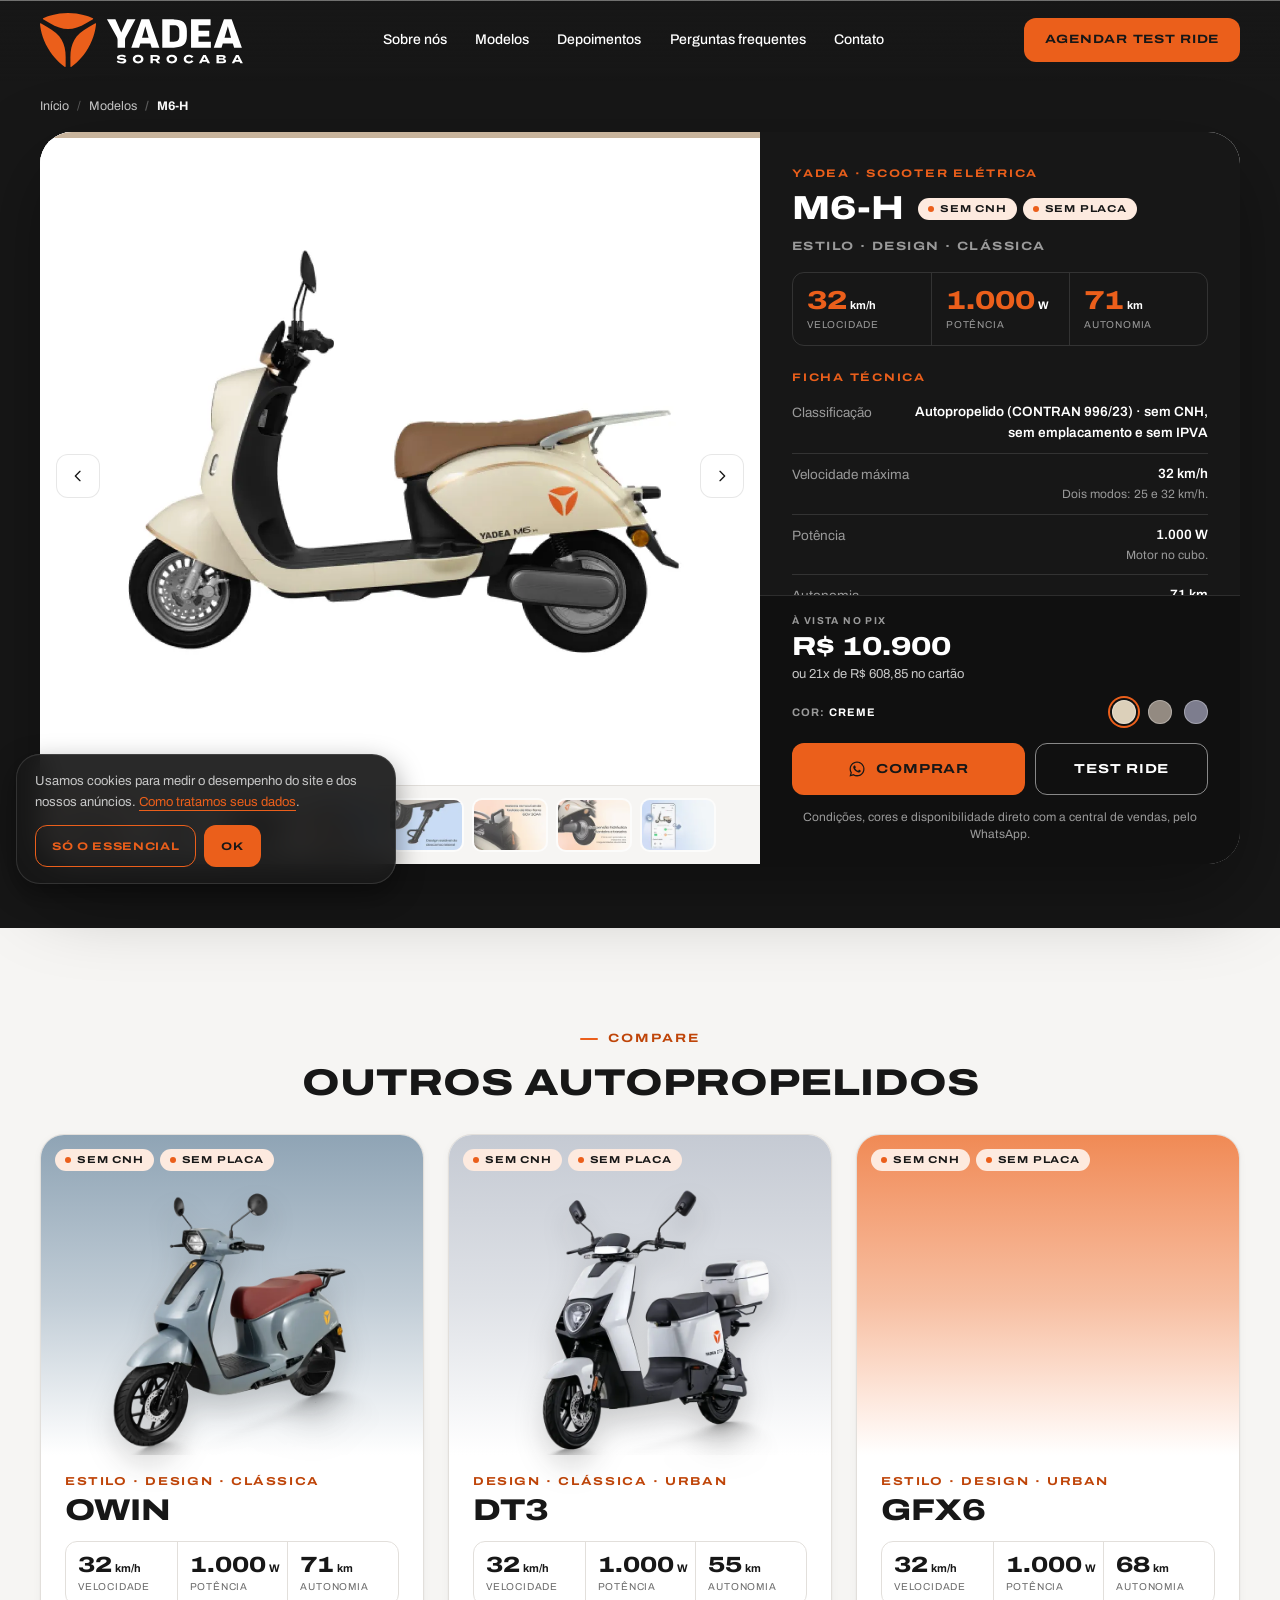
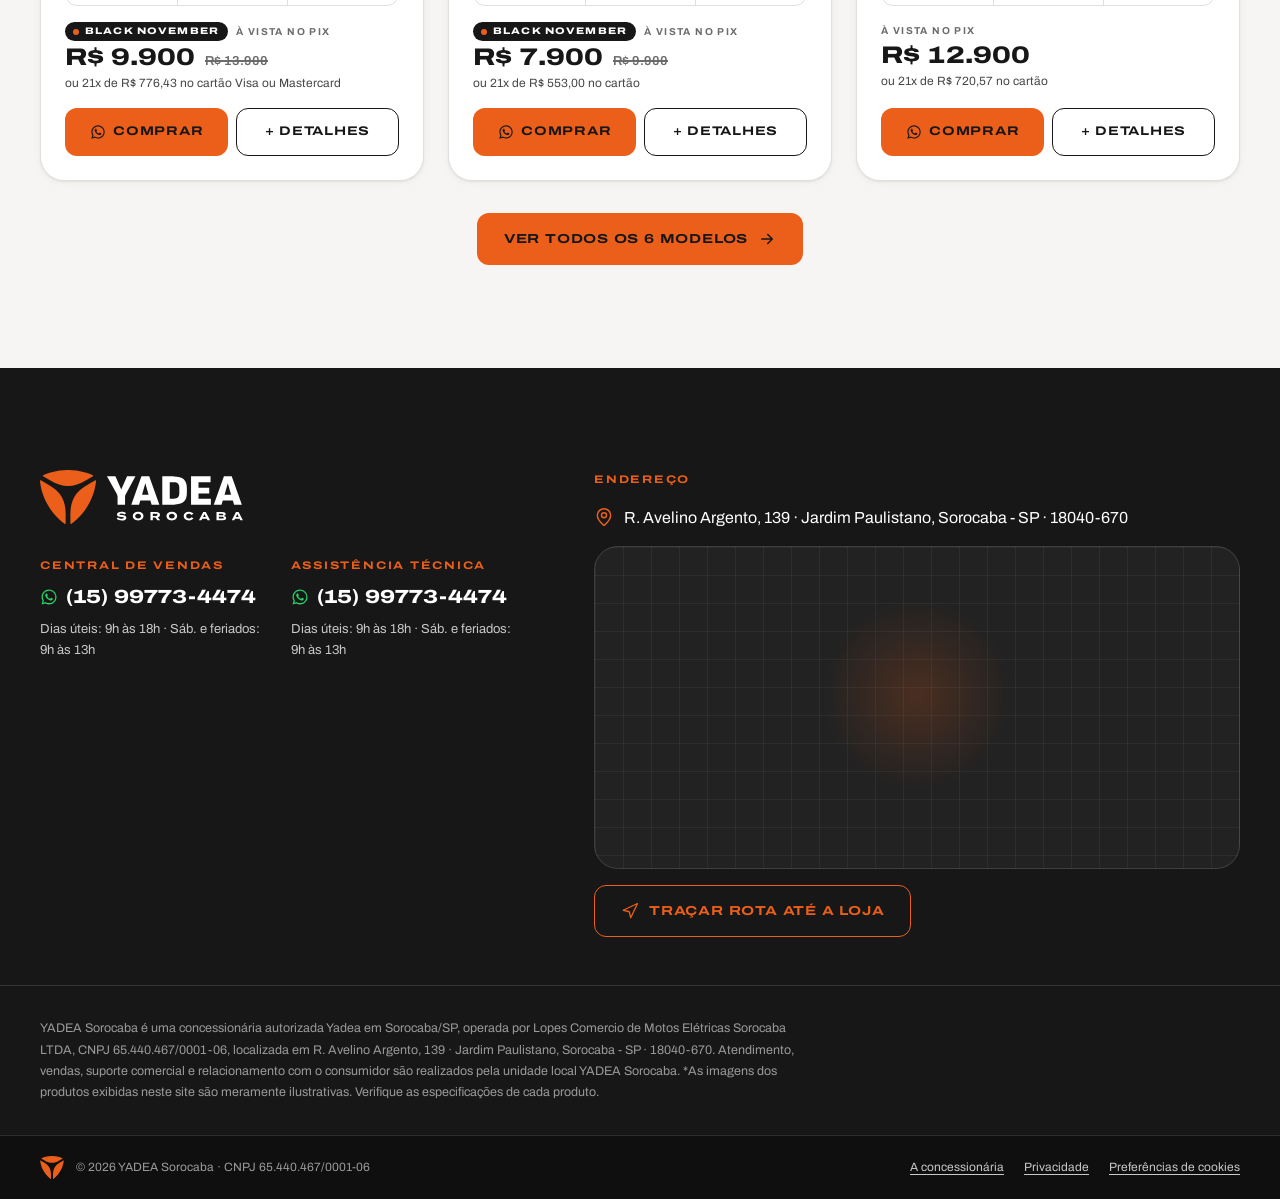
<file: modelos-de-motos/m6-h/index.html>
<!DOCTYPE html>
<html lang="pt-BR" data-ga4="" data-aw="" data-aw-lead="" data-meta-pixel="" data-sem-servidor="1">
<head>
<meta charset="utf-8">
<base href="../../">
<meta name="viewport" content="width=device-width, initial-scale=1, viewport-fit=cover">
<title>YADEA M6-H · Scooter elétrica em Sorocaba | YADEA Sorocaba</title>
<meta name="description" content="YADEA M6-H, scooter elétrica sem CNH e sem placa: 32 km/h, 1000 W e 71 km de autonomia. Black November: R$ 9.900 à vista no PIX ou 21x de R$ 608,85 no cartão.">
<meta name="robots" content="noindex, nofollow">
<meta name="theme-color" content="#171717">
<link rel="canonical" href="https://yadeasorocaba.com.br/modelos-de-motos/m6-h/">

<meta property="og:type" content="product">
<meta property="og:url" content="https://yadeasorocaba.com.br/modelos-de-motos/m6-h/">
<meta property="og:locale" content="pt_BR">
<meta property="og:site_name" content="YADEA Sorocaba">
<meta property="og:title" content="YADEA M6-H · YADEA Sorocaba">
<meta property="og:description" content="YADEA M6-H, scooter elétrica sem CNH e sem placa: 32 km/h, 1000 W e 71 km de autonomia. Black November: R$ 9.900 à vista no PIX ou 21x de R$ 608,85 no cartão.">
<meta property="og:image" content="https://yadeasorocaba.com.br/assets/img/social/modelo-m6-h.jpg">
<meta property="og:image:type" content="image/jpeg">
<meta property="og:image:width" content="1200">
<meta property="og:image:height" content="630">
<meta property="og:image:alt" content="Scooter elétrica YADEA M6-H creme com banco marrom">
<meta name="twitter:card" content="summary_large_image">

<link rel="icon" href="favicon.ico" sizes="48x48">
<link rel="icon" href="assets/img/brand/icone-app-laranja.svg" type="image/svg+xml">
<link rel="apple-touch-icon" href="assets/img/brand/apple-touch-icon.png">


<link rel="preload" href="assets/fonts/archivo-latin-var.woff2" as="font" type="font/woff2" crossorigin>
<link rel="preload" as="image" href="assets/img/models/m6-h-01.webp" fetchpriority="high">
<link rel="stylesheet" href="assets/css/yadea.css?v=1.0.13">


<script>
  (function (h) {
    h.classList.add('js');
    setTimeout(function () { if (!h.classList.contains('motion-ok')) h.classList.add('sem-anima'); }, 3500);
  })(document.documentElement);
</script>

<script src="assets/js/consent.js?v=1.0.13"></script>

<script>
  (function () {
    var d = document.documentElement.dataset;
    var ids = [d.ga4, d.aw].filter(Boolean);
    if (!ids.length) return;
    var s = document.createElement('script');
    s.async = true;
    s.src = 'https://www.googletagmanager.com/gtag/js?id=' + ids[0];
    document.head.appendChild(s);
    gtag('js', new Date());
    ids.forEach(function (id) { gtag('config', id, { send_page_view: false }); });
  })();
</script>

<script type="application/ld+json">{"@context":"https://schema.org","@type":"Product","@id":"https://yadeasorocaba.com.br/modelos-de-motos/m6-h/#produto","name":"YADEA M6-H","description":"YADEA M6-H, scooter elétrica sem CNH e sem placa: 32 km/h, 1000 W e 71 km de autonomia. Black November: R$ 9.900 à vista no PIX ou 21x de R$ 608,85 no cartão.","image":["https://yadeasorocaba.com.br/assets/img/models/m6-h-card.webp","https://yadeasorocaba.com.br/assets/img/models/m6-h-01.webp","https://yadeasorocaba.com.br/assets/img/models/m6-h-04.webp","https://yadeasorocaba.com.br/assets/img/models/m6-h-05.webp","https://yadeasorocaba.com.br/assets/img/models/m6-h-06.webp","https://yadeasorocaba.com.br/assets/img/models/m6-h-07.webp"],"brand":{"@type":"Brand","name":"YADEA"},"category":"Scooter elétrica","url":"https://yadeasorocaba.com.br/modelos-de-motos/m6-h/","offers":{"@type":"Offer","url":"https://yadeasorocaba.com.br/modelos-de-motos/m6-h/","price":"9900.00","priceCurrency":"BRL","priceValidUntil":"2026-11-30","availability":"https://schema.org/InStock","seller":{"@type":"MotorcycleDealer","@id":"https://yadeasorocaba.com.br/#loja","name":"YADEA Sorocaba"}}}</script>
<script type="application/ld+json">{"@context":"https://schema.org","@type":"BreadcrumbList","itemListElement":[{"@type":"ListItem","position":1,"name":"Início","item":"https://yadeasorocaba.com.br/"},{"@type":"ListItem","position":2,"name":"Modelos","item":"https://yadeasorocaba.com.br/#modelos"},{"@type":"ListItem","position":3,"name":"YADEA M6-H","item":"https://yadeasorocaba.com.br/modelos-de-motos/m6-h/"}]}</script>
</head>
<body class="pagina-modelo">

<a class="u-skip" href="modelos-de-motos/m6-h/#conteudo">Pular para o conteúdo</a>

<svg width="0" height="0" aria-hidden="true" focusable="false" style="position:absolute">
  <symbol id="i-whats" viewBox="0 0 24 24" fill="currentColor">
    <path d="M12.04 2c-5.5 0-9.97 4.47-9.97 9.97 0 1.76.46 3.48 1.34 5L2 22l5.16-1.35a9.93 9.93 0 0 0 4.88 1.25h.01c5.5 0 9.97-4.47 9.97-9.97 0-2.66-1.04-5.17-2.92-7.05A9.9 9.9 0 0 0 12.04 2Zm0 18.15h-.01a8.27 8.27 0 0 1-4.21-1.15l-.3-.18-3.13.82.84-3.05-.2-.31a8.24 8.24 0 0 1-1.26-4.41c0-4.57 3.72-8.29 8.29-8.29 2.21 0 4.29.86 5.86 2.43a8.24 8.24 0 0 1 2.43 5.87c0 4.57-3.72 8.27-8.31 8.27Zm4.55-6.2c-.25-.13-1.47-.73-1.7-.81-.23-.08-.4-.13-.56.13-.17.25-.64.81-.79.98-.14.17-.29.19-.54.06-.25-.12-1.05-.39-2-1.23-.74-.66-1.24-1.47-1.38-1.72-.15-.25-.02-.39.11-.51.11-.11.25-.29.37-.44.13-.14.17-.25.25-.41.09-.17.04-.31-.02-.44-.06-.12-.56-1.35-.77-1.85-.2-.48-.41-.42-.56-.43h-.48c-.17 0-.44.06-.66.31-.23.25-.87.85-.87 2.08s.89 2.41 1.02 2.58c.12.17 1.75 2.67 4.24 3.75.59.25 1.05.4 1.41.52.59.19 1.13.16 1.56.1.47-.07 1.47-.6 1.68-1.18.2-.58.2-1.07.15-1.18-.06-.1-.23-.17-.48-.29Z"/>
  </symbol>
  <symbol id="i-seta" viewBox="0 0 24 24" fill="none" stroke="currentColor" stroke-width="2" stroke-linecap="round" stroke-linejoin="round"><path d="m9 5 7 7-7 7"/></symbol>
  <symbol id="i-flecha" viewBox="0 0 24 24" fill="none" stroke="currentColor" stroke-width="2" stroke-linecap="round" stroke-linejoin="round"><path d="M5 12h14M13 6l6 6-6 6"/></symbol>
  <symbol id="i-x" viewBox="0 0 24 24" fill="none" stroke="currentColor" stroke-width="2" stroke-linecap="round" stroke-linejoin="round"><path d="M18 6 6 18M6 6l12 12"/></symbol>
  <symbol id="i-pino" viewBox="0 0 24 24" fill="none" stroke="currentColor" stroke-width="1.75" stroke-linecap="round" stroke-linejoin="round"><path d="M20 10c0 4.99-5.54 10.19-7.4 11.8a1 1 0 0 1-1.2 0C9.54 20.19 4 14.99 4 10a8 8 0 0 1 16 0"/><circle cx="12" cy="10" r="3"/></symbol>
  <symbol id="i-rota" viewBox="0 0 24 24" fill="none" stroke="currentColor" stroke-width="1.75" stroke-linecap="round" stroke-linejoin="round"><path d="M3 11 22 2l-9 19-2-8-8-2z"/></symbol>
  <symbol id="i-relogio" viewBox="0 0 24 24" fill="none" stroke="currentColor" stroke-width="1.75" stroke-linecap="round" stroke-linejoin="round"><circle cx="12" cy="12" r="9"/><path d="M12 7v5l3 2"/></symbol>
  <symbol id="i-chave" viewBox="0 0 24 24" fill="none" stroke="currentColor" stroke-width="1.75" stroke-linecap="round" stroke-linejoin="round"><path d="M14.7 6.3a1 1 0 0 0 0 1.4l1.6 1.6a1 1 0 0 0 1.4 0l3.77-3.77a6 6 0 0 1-7.94 7.94l-6.91 6.91a2.12 2.12 0 0 1-3-3l6.91-6.91a6 6 0 0 1 7.94-7.94l-3.76 3.76z"/></symbol>
  <symbol id="i-check" viewBox="0 0 24 24" fill="none" stroke="currentColor" stroke-width="2.4" stroke-linecap="round" stroke-linejoin="round"><path d="M20 6 9 17l-5-5"/></symbol>
  <symbol id="i-alerta" viewBox="0 0 24 24" fill="none" stroke="currentColor" stroke-width="2.4" stroke-linecap="round" stroke-linejoin="round"><path d="M12 7v6M12 17h.01"/></symbol>
  <symbol id="i-escudo" viewBox="0 0 24 24" fill="none" stroke="currentColor" stroke-width="1.75" stroke-linecap="round" stroke-linejoin="round"><path d="M20 13c0 5-3.5 7.5-7.66 8.95a1 1 0 0 1-.67-.01C7.5 20.5 4 18 4 13V6a1 1 0 0 1 1-1c2 0 4.5-1.2 6.24-2.72a1.17 1.17 0 0 1 1.52 0C14.51 3.81 17 5 19 5a1 1 0 0 1 1 1z"/><path d="m9 12 2 2 4-4"/></symbol>
  <symbol id="i-instagram" viewBox="0 0 24 24" fill="none" stroke="currentColor" stroke-width="1.75" stroke-linecap="round" stroke-linejoin="round"><rect x="2.5" y="2.5" width="19" height="19" rx="5"/><path d="M16 11.37A4 4 0 1 1 12.63 8 4 4 0 0 1 16 11.37Z"/><path d="M17.5 6.5h.01"/></symbol>
</svg>

<header class="header" id="header">
  <div class="u-container header__barra">
    <a class="header__logo" href="#topo" aria-label="YADEA Sorocaba, ir para o início">
      <img src="assets/img/brand/logo-sorocaba-negativo.svg" alt="YADEA Sorocaba" width="203" height="54">
    </a>

    <nav class="header__nav" aria-label="Navegação principal">
      <a class="header__link" href="#sobre">Sobre nós</a>
      <a class="header__link" href="#modelos">Modelos</a>
      <a class="header__link" href="#depoimentos">Depoimentos</a>
      <a class="header__link" href="#perguntas">Perguntas frequentes</a>
      <a class="header__link" href="#contato">Contato</a>
    </nav>

    <div class="header__acoes">
      <a class="btn btn--primario btn--desktop" data-whats="testRideGeral" data-origem="header_testride" href="https://api.whatsapp.com/send?phone=5515997734474&amp;text=Ol%C3%A1!%20Vim%20pelo%20site%20e%20gostaria%20de%20agendar%20um%20test%20ride%20na%20YADEA%20Sorocaba." target="_blank" rel="noopener">Agendar test ride</a>
      <button class="header__toggle" type="button" id="menu-toggle" aria-expanded="false" aria-controls="menu">
        <span class="header__toggle-icone" aria-hidden="true"><span></span><span></span><span></span></span>
        <span class="header__toggle-rotulo" aria-hidden="true"><span>Menu</span><span>Fechar</span></span>
        <span class="u-visually-hidden">Abrir menu de navegação</span>
      </button>
    </div>
  </div>
</header>

<div class="menu" id="menu" aria-hidden="true">
  <div class="menu__cortina menu__cortina--1" aria-hidden="true"></div>
  <div class="menu__cortina menu__cortina--2" aria-hidden="true"></div>
  <nav class="menu__painel" aria-label="Navegação mobile" data-lenis-prevent>
    <ul class="menu__lista">
      <li class="menu__item-wrap"><a class="menu__item" href="#sobre"><span class="menu__numero">01</span>Sobre nós</a></li>
      <li class="menu__item-wrap"><a class="menu__item" href="#modelos"><span class="menu__numero">02</span>Modelos</a></li>
      <li class="menu__item-wrap"><a class="menu__item" href="#depoimentos"><span class="menu__numero">03</span>Depoimentos</a></li>
      <li class="menu__item-wrap"><a class="menu__item" href="#perguntas"><span class="menu__numero">04</span>Perguntas</a></li>
      <li class="menu__item-wrap"><a class="menu__item" href="#contato"><span class="menu__numero">05</span>Contato</a></li>
    </ul>
    <div class="menu__rodape">
      <div class="menu__contato">
        <strong data-config="whatsapp.numero">(15) 99773-4474</strong>
        <span data-horarios="vendas"></span>
      </div>
      <a class="btn btn--primario" data-whats="testRideGeral" data-origem="menu_testride" href="https://api.whatsapp.com/send?phone=5515997734474&amp;text=Ol%C3%A1!%20Vim%20pelo%20site%20e%20gostaria%20de%20agendar%20um%20test%20ride%20na%20YADEA%20Sorocaba." target="_blank" rel="noopener">Agendar test ride</a>
    </div>
  </nav>
</div>

<main id="conteudo">
  <section class="produto" aria-label="YADEA M6-H">
    <div class="u-container">
      <nav class="trilha" aria-label="Você está em">
        <ol>
          <li><a href="./">Início</a></li>
          <li><a href="./#modelos">Modelos</a></li>
          <li aria-current="page">M6-H</li>
        </ol>
      </nav>
<div class="modal modal--pagina" id="modal" data-modelo="m6-h">
  <div class="modal__caixa">

    <div class="modal__galeria tem-miniaturas">
      <div class="modal__slider" id="modal-slider" tabindex="0" data-lenis-prevent
           role="group" aria-roledescription="carrossel" aria-label="Fotos do modelo">
        <div class="modal__slide" role="group" aria-roledescription="slide"
             aria-label="1 de 8" style="--fundo:#FFFFFF">
          <img src="assets/img/models/m6-h-01.webp" alt="Scooter elétrica YADEA M6-H creme com banco marrom, de perfil" draggable="false" decoding="async"
               width="1146" height="808">
        </div>
        <div class="modal__slide" role="group" aria-roledescription="slide"
             aria-label="2 de 8" style="--fundo:#FFFFFF">
          <img src="assets/img/models/m6-h-04.webp" alt="YADEA M6-H creme em três quartos frontal" draggable="false" decoding="async"
               width="1146" height="808" loading="lazy">
        </div>
        <div class="modal__slide is-ambiente" role="group" aria-roledescription="slide"
             aria-label="3 de 8" style="--fundo:#A99487">
          <img src="assets/img/models/m6-h-05.webp" alt="Painel digital redondo da M6-H" draggable="false" decoding="async"
               width="1146" height="808" loading="lazy">
        </div>
        <div class="modal__slide is-ambiente" role="group" aria-roledescription="slide"
             aria-label="4 de 8" style="--fundo:#B2BAC7">
          <img src="assets/img/models/m6-h-06.webp" alt="Traseira da M6-H, com baú traseiro de 29 litros opcional" draggable="false" decoding="async"
               width="1146" height="808" loading="lazy">
        </div>
        <div class="modal__slide is-ambiente" role="group" aria-roledescription="slide"
             aria-label="5 de 8" style="--fundo:#9FB1C9">
          <img src="assets/img/models/m6-h-07.webp" alt="Descanso lateral da M6-H, de design estável" draggable="false" decoding="async"
               width="1146" height="808" loading="lazy">
        </div>
        <div class="modal__slide is-ambiente" role="group" aria-roledescription="slide"
             aria-label="6 de 8" style="--fundo:#BCB2AA">
          <img src="assets/img/models/m6-h-08.webp" alt="Bateria removível de fosfato de lítio-ferro 60 V 30 Ah da M6-H" draggable="false" decoding="async"
               width="1146" height="808" loading="lazy">
        </div>
        <div class="modal__slide is-ambiente" role="group" aria-roledescription="slide"
             aria-label="7 de 8" style="--fundo:#C6BBB2">
          <img src="assets/img/models/m6-h-09.webp" alt="Suspensão hidráulica dianteira e traseira da M6-H" draggable="false" decoding="async"
               width="1146" height="808" loading="lazy">
        </div>
        <div class="modal__slide is-ambiente" role="group" aria-roledescription="slide"
             aria-label="8 de 8" style="--fundo:#D8E6FB">
          <img src="assets/img/models/m6-h-10.webp" alt="Aplicativo da YADEA no celular, com o status da M6-H" draggable="false" decoding="async"
               width="1146" height="808" loading="lazy">
        </div></div>
      <button class="modal__seta-slide modal__seta-slide--anterior" type="button" data-slide-passo="-1" aria-label="Foto anterior"><svg aria-hidden="true" style="transform:scaleX(-1)"><use href="#i-seta"></use></svg></button>
      <button class="modal__seta-slide modal__seta-slide--proxima" type="button" data-slide-passo="1" aria-label="Próxima foto"><svg aria-hidden="true"><use href="#i-seta"></use></svg></button>
      <div class="modal__miniaturas" id="modal-miniaturas" role="group" aria-label="Escolher foto">
        <button class="modal__mini" type="button" data-foto="0" aria-current="true"
                aria-label="Ver foto 1 de 8">
          <img src="assets/img/models/m6-h-01-mini.webp" alt="" loading="lazy" decoding="async" width="180" height="127">
        </button>
      
        <button class="modal__mini" type="button" data-foto="1" aria-current="false"
                aria-label="Ver foto 2 de 8">
          <img src="assets/img/models/m6-h-04-mini.webp" alt="" loading="lazy" decoding="async" width="180" height="127">
        </button>
      
        <button class="modal__mini" type="button" data-foto="2" aria-current="false"
                aria-label="Ver foto 3 de 8">
          <img src="assets/img/models/m6-h-05-mini.webp" alt="" loading="lazy" decoding="async" width="180" height="127">
        </button>
      
        <button class="modal__mini" type="button" data-foto="3" aria-current="false"
                aria-label="Ver foto 4 de 8">
          <img src="assets/img/models/m6-h-06-mini.webp" alt="" loading="lazy" decoding="async" width="180" height="127">
        </button>
      
        <button class="modal__mini" type="button" data-foto="4" aria-current="false"
                aria-label="Ver foto 5 de 8">
          <img src="assets/img/models/m6-h-07-mini.webp" alt="" loading="lazy" decoding="async" width="180" height="127">
        </button>
      
        <button class="modal__mini" type="button" data-foto="5" aria-current="false"
                aria-label="Ver foto 6 de 8">
          <img src="assets/img/models/m6-h-08-mini.webp" alt="" loading="lazy" decoding="async" width="180" height="127">
        </button>
      
        <button class="modal__mini" type="button" data-foto="6" aria-current="false"
                aria-label="Ver foto 7 de 8">
          <img src="assets/img/models/m6-h-09-mini.webp" alt="" loading="lazy" decoding="async" width="180" height="127">
        </button>
      
        <button class="modal__mini" type="button" data-foto="7" aria-current="false"
                aria-label="Ver foto 8 de 8">
          <img src="assets/img/models/m6-h-10-mini.webp" alt="" loading="lazy" decoding="async" width="180" height="127">
        </button>
      </div>
    </div>

    <div class="modal__painel">
      <div class="modal__topo">
        <p class="modal__eyebrow" id="modal-eyebrow">YADEA · Scooter elétrica</p>
        <div class="modal__nome">
          <h1 class="modal__titulo" id="modal-titulo">M6-H</h1>
          <div id="modal-selo"><ul class="selos selos--modal" aria-label="Classificação legal">
      <li class="selo selo--livre">Sem CNH</li>
      <li class="selo selo--livre">Sem placa</li></ul></div>
        </div>
        <p class="modal__tags-texto" id="modal-tags">Estilo · Design · Clássica</p>
      </div>

      <div class="modal__corpo" id="modal-corpo" data-lenis-prevent>
        <div id="modal-numeros">
        <dl class="specs specs--modal">
          
            <div class="spec">
              <dt>Velocidade</dt>
              <dd><b>32</b><span>km/h</span></dd>
            </div>
            <div class="spec">
              <dt>Potência</dt>
              <dd><b>1.000</b><span>W</span></dd>
            </div>
            <div class="spec">
              <dt>Autonomia</dt>
              <dd><b>71</b><span>km</span></dd>
            </div>
        </dl></div>
        <div>
          <p class="modal__secao-rotulo">Ficha técnica</p>
          <dl class="modal__ficha" id="modal-ficha"><div><dt>Classificação</dt><dd>Autopropelido (CONTRAN 996/23) · sem CNH, sem emplacamento e sem IPVA</dd></div><div><dt>Velocidade máxima</dt><dd>32 km/h<small class="ficha__nota">Dois modos: 25 e 32 km/h.</small></dd></div><div><dt>Potência</dt><dd>1.000 W<small class="ficha__nota">Motor no cubo.</small></dd></div><div><dt>Autonomia</dt><dd>71 km</dd></div><div><dt>Bateria</dt><dd>LiFePO4 (Fosfato de ferro-lítio) removível, 60 V 30 Ah, 1.500 ciclos de recarga</dd></div><div><dt>Tempo de recarga</dt><dd>5 horas</dd></div><div><dt>Carregador</dt><dd>Bivolt automático, 110 V e 220 V</dd></div><div><dt>Freios</dt><dd>Disco na frente, tambor atrás</dd></div><div><dt>Suspensão</dt><dd>Hidráulica, dianteira e traseira</dd></div><div><dt>Rodas e pneus</dt><dd>Aro 10, pneus 3.00-10</dd></div><div><dt>Assento</dt><dd>602 mm de comprimento, a 737 mm do chão</dd></div><div><dt>Bagageiro</dt><dd>Baú traseiro de 29 litros (opcional) e porta-objetos frontal com gancho</dd></div><div><dt>Dimensões (C × L × A)</dt><dd>1815 × 692 × 1080 mm · 1295 mm entre eixos</dd></div><div><dt>Torque máximo</dt><dd>117 N·m</dd></div><div><dt>Subida</dt><dd>Até 13°</dd></div><div><dt>Proteção</dt><dd>IP67</dd></div><div><dt>Conectividade</dt><dd>App YADEA</dd></div><div><dt>Garantia</dt><dd>2 anos na bateria, 2 anos no motor e 1 ano nos componentes elétricos</dd></div></dl>
        </div>
        <div class="modal__equipamentos" id="modal-equipamentos">
          <p class="modal__secao-rotulo">Destaques</p>
          <ul id="modal-equipamentos-lista"><li>Bateria removível LiFePO4 (Fosfato de ferro-lítio)</li><li>Suspensão hidráulica na frente e atrás</li><li>USB de carga rápida de 15 W</li><li>Descanso lateral de design estável</li><li>Baú traseiro de 29 litros opcional</li></ul>
        </div>
        <p class="modal__legal">Imagens meramente ilustrativas. Dados do fabricante (yadea.com.br), que podem variar por versão; a equipe confirma ficha, cor e disponibilidade pelo WhatsApp.</p>
      </div>

      <div class="modal__base">
        <div class="modal__linha">
          <div id="modal-preco">
        <p class="preco preco--modal">
          <span class="preco__topo"><span class="preco__selo">Black November</span><span class="preco__rotulo">À vista no PIX</span></span>
          <span class="preco__linha"><span class="preco__valor"><span class="u-visually-hidden">por </span>R$ 9.900</span> <s class="preco__de"><span class="u-visually-hidden">antes </span>R$ 10.900</s></span>
          <span class="preco__parcelas">ou 21x de R$ 608,85 no cartão</span>
        </p></div>
          <div class="modal__cores" id="modal-cores">
            <p class="modal__cores-rotulo">Cor: <strong id="modal-cor-nome">Creme</strong></p>
            <div class="modal__swatches" id="modal-swatches">
        <button class="modal__swatch" type="button" data-cor="0"
                aria-pressed="true" aria-label="Cor Creme"
                title="Creme">
          <i style="background:#DCD0BA" aria-hidden="true"></i>
        </button>
      
        <button class="modal__swatch" type="button" data-cor="1"
                aria-pressed="false" aria-label="Cor Marrom"
                title="Marrom">
          <i style="background:#938A81" aria-hidden="true"></i>
        </button>
      
        <button class="modal__swatch" type="button" data-cor="2"
                aria-pressed="false" aria-label="Cor Prata"
                title="Prata">
          <i style="background:#7D7D8E" aria-hidden="true"></i>
        </button>
      </div>
          </div>
        </div>
        <div class="modal__acoes">
          <a class="btn btn--primario" id="modal-cta" href="https://api.whatsapp.com/send?phone=5515997734474&text=Ol%C3%A1!%20Vim%20pelo%20site%20e%20gostaria%20de%20saber%20mais%20sobre%20o%20modelo%20M6-H%20na%20cor%20Creme." target="_blank" rel="noopener"><svg aria-hidden="true"><use href="#i-whats"></use></svg>Comprar</a>
          <a class="btn btn--contorno" id="modal-testride" href="https://api.whatsapp.com/send?phone=5515997734474&text=Ol%C3%A1!%20Vim%20pelo%20site%20e%20gostaria%20de%20agendar%20um%20test%20ride%20do%20modelo%20M6-H%20na%20cor%20Creme." target="_blank" rel="noopener">Test ride</a>
        </div>
        <p class="modal__microcopy">Condições, cores e disponibilidade direto com a central de vendas, pelo WhatsApp.</p>
      </div>
    </div>
  </div>
</div>
    </div>
  </section>

  <section class="u-secao s-clara comparar" aria-labelledby="comparar-titulo">
    <div class="u-container">
      <div class="cabecalho cabecalho--centro comparar__topo">
        <p class="eyebrow" data-anima>Compare</p>
        <h2 class="t-h2" id="comparar-titulo" data-anima>Outros autopropelidos</h2>
      </div>
      <ul class="vitrine__grade" id="comparar-grade" aria-label="Outros modelos">
        <li data-anima>
          <article class="card" data-id="owin">
            <div class="card__midia" style="--palco:#8FA4B5">
              <button class="card__foto" type="button" data-detalhes="owin"
                      aria-label="Ver detalhes da Owin">
                <img src="assets/img/models/owin-card.webp" alt="Scooter elétrica YADEA Owin cinza com banco vinho" loading="lazy" decoding="async" width="736" height="616">
              </button>
              <ul class="selos card__selos" aria-label="Classificação legal">
      <li class="selo selo--livre">Sem CNH</li>
      <li class="selo selo--livre">Sem placa</li></ul>
            </div>
            <div class="card__corpo">
              <div class="card__cabeca">
                <p class="card__tags">Estilo · Design · Clássica</p>
                <h3 class="card__nome">Owin</h3>
              </div>
              
        <dl class="specs ">
          
            <div class="spec">
              <dt>Velocidade</dt>
              <dd><b>32</b><span>km/h</span></dd>
            </div>
            <div class="spec">
              <dt>Potência</dt>
              <dd><b>1.000</b><span>W</span></dd>
            </div>
            <div class="spec">
              <dt>Autonomia</dt>
              <dd><b>71</b><span>km</span></dd>
            </div>
        </dl>
              
        <p class="preco card__preco">
          <span class="preco__topo"><span class="preco__selo">Black November</span><span class="preco__rotulo">À vista no PIX</span></span>
          <span class="preco__linha"><span class="preco__valor"><span class="u-visually-hidden">por </span>R$ 9.900</span> <s class="preco__de"><span class="u-visually-hidden">antes </span>R$ 13.900</s></span>
          <span class="preco__parcelas">ou 21x de R$ 776,43 no cartão Visa ou Mastercard</span>
        </p>
              <div class="card__acoes">
                <a class="btn btn--primario btn--card" href="https://api.whatsapp.com/send?phone=5515997734474&text=Ol%C3%A1!%20Vim%20pelo%20site%20e%20gostaria%20de%20saber%20mais%20sobre%20o%20modelo%20Owin." target="_blank" rel="noopener"><svg aria-hidden="true"><use href="#i-whats"></use></svg><span>Comprar<span class="u-visually-hidden"> a Owin pelo WhatsApp</span></span></a>
                <a class="btn btn--contorno btn--card" href="modelos-de-motos/owin/" data-detalhes="owin"><span>+ Detalhes<span class="u-visually-hidden"> da Owin</span></span></a>
              </div>
            </div>
          </article>
        </li>
        <li data-anima>
          <article class="card" data-id="dt3">
            <div class="card__midia" style="--palco:#C5CAD3">
              <button class="card__foto" type="button" data-detalhes="dt3"
                      aria-label="Ver detalhes da DT3">
                <img src="assets/img/models/dt3-card.webp" alt="Scooter elétrica YADEA DT3 branca com baú traseiro" loading="lazy" decoding="async" width="736" height="616">
              </button>
              <ul class="selos card__selos" aria-label="Classificação legal">
      <li class="selo selo--livre">Sem CNH</li>
      <li class="selo selo--livre">Sem placa</li></ul>
            </div>
            <div class="card__corpo">
              <div class="card__cabeca">
                <p class="card__tags">Design · Clássica · Urban</p>
                <h3 class="card__nome">DT3</h3>
              </div>
              
        <dl class="specs ">
          
            <div class="spec">
              <dt>Velocidade</dt>
              <dd><b>32</b><span>km/h</span></dd>
            </div>
            <div class="spec">
              <dt>Potência</dt>
              <dd><b>1.000</b><span>W</span></dd>
            </div>
            <div class="spec">
              <dt>Autonomia</dt>
              <dd><b>55</b><span>km</span></dd>
            </div>
        </dl>
              
        <p class="preco card__preco">
          <span class="preco__topo"><span class="preco__selo">Black November</span><span class="preco__rotulo">À vista no PIX</span></span>
          <span class="preco__linha"><span class="preco__valor"><span class="u-visually-hidden">por </span>R$ 7.900</span> <s class="preco__de"><span class="u-visually-hidden">antes </span>R$ 9.900</s></span>
          <span class="preco__parcelas">ou 21x de R$ 553,00 no cartão</span>
        </p>
              <div class="card__acoes">
                <a class="btn btn--primario btn--card" href="https://api.whatsapp.com/send?phone=5515997734474&text=Ol%C3%A1!%20Vim%20pelo%20site%20e%20gostaria%20de%20saber%20mais%20sobre%20o%20modelo%20DT3." target="_blank" rel="noopener"><svg aria-hidden="true"><use href="#i-whats"></use></svg><span>Comprar<span class="u-visually-hidden"> a DT3 pelo WhatsApp</span></span></a>
                <a class="btn btn--contorno btn--card" href="modelos-de-motos/dt3/" data-detalhes="dt3"><span>+ Detalhes<span class="u-visually-hidden"> da DT3</span></span></a>
              </div>
            </div>
          </article>
        </li>
        <li data-anima>
          <article class="card" data-id="gfx6">
            <div class="card__midia" style="--palco:#F08A55">
              <button class="card__foto" type="button" data-detalhes="gfx6"
                      aria-label="Ver detalhes da GFX6">
                <img src="assets/img/models/gfx6-card.webp" alt="Scooter elétrica YADEA GFX6 laranja e branca" loading="lazy" decoding="async" width="736" height="616">
              </button>
              <ul class="selos card__selos" aria-label="Classificação legal">
      <li class="selo selo--livre">Sem CNH</li>
      <li class="selo selo--livre">Sem placa</li></ul>
            </div>
            <div class="card__corpo">
              <div class="card__cabeca">
                <p class="card__tags">Estilo · Design · Urban</p>
                <h3 class="card__nome">GFX6</h3>
              </div>
              
        <dl class="specs ">
          
            <div class="spec">
              <dt>Velocidade</dt>
              <dd><b>32</b><span>km/h</span></dd>
            </div>
            <div class="spec">
              <dt>Potência</dt>
              <dd><b>1.000</b><span>W</span></dd>
            </div>
            <div class="spec">
              <dt>Autonomia</dt>
              <dd><b>68</b><span>km</span></dd>
            </div>
        </dl>
              
        <p class="preco card__preco">
          <span class="preco__topo"><span class="preco__rotulo">À vista no PIX</span></span>
          <span class="preco__linha"><span class="preco__valor">R$ 12.900</span></span>
          <span class="preco__parcelas">ou 21x de R$ 720,57 no cartão</span>
        </p>
              <div class="card__acoes">
                <a class="btn btn--primario btn--card" href="https://api.whatsapp.com/send?phone=5515997734474&text=Ol%C3%A1!%20Vim%20pelo%20site%20e%20gostaria%20de%20saber%20mais%20sobre%20o%20modelo%20GFX6." target="_blank" rel="noopener"><svg aria-hidden="true"><use href="#i-whats"></use></svg><span>Comprar<span class="u-visually-hidden"> a GFX6 pelo WhatsApp</span></span></a>
                <a class="btn btn--contorno btn--card" href="modelos-de-motos/gfx6/" data-detalhes="gfx6"><span>+ Detalhes<span class="u-visually-hidden"> da GFX6</span></span></a>
              </div>
            </div>
          </article>
        </li>
      </ul>
      <div class="comparar__mais">
        <a class="btn btn--primario" href="./#modelos">Ver todos os 6 modelos <svg class="seta" aria-hidden="true"><use href="#i-flecha"></use></svg></a>
      </div>
    </div>
  </section>
</main>

<footer class="rodape s-escura" id="contato" aria-labelledby="rodape-titulo">
  <h2 class="u-visually-hidden" id="rodape-titulo">Contato e informações da loja</h2>
  <div class="u-container rodape__grade">
    <div class="rodape__contato">
      <img class="rodape__logo" src="assets/img/brand/logo-sorocaba-negativo.svg" alt="YADEA Sorocaba" width="203" height="54" loading="lazy">
      <div class="rodape__blocos">
        <div class="rodape__bloco">
          <p class="rodape__rotulo">Central de vendas</p>
          <a class="rodape__valor" data-whats="geral" data-origem="rodape_vendas" href="https://api.whatsapp.com/send?phone=5515997734474&amp;text=Ol%C3%A1!%20Vim%20pelo%20site%20e%20gostaria%20de%20saber%20mais%20sobre%20os%20modelos%20e%20condi%C3%A7%C3%B5es%20especiais%20da%20YADEA%20Sorocaba." target="_blank" rel="noopener"><svg aria-hidden="true"><use href="#i-whats"></use></svg><span data-config="whatsapp.numero">(15) 99773-4474</span></a>
          <p class="rodape__detalhe" data-horarios="vendas"></p>
        </div>
        <div class="rodape__bloco">
          <p class="rodape__rotulo">Assistência técnica</p>
          <a class="rodape__valor" data-whats="assistencia" data-origem="rodape_assistencia" href="https://api.whatsapp.com/send?phone=5515997734474&amp;text=Ol%C3%A1!%20Vim%20pelo%20site%20e%20gostaria%20de%20falar%20com%20a%20assist%C3%AAncia%20t%C3%A9cnica%20da%20YADEA%20Sorocaba." target="_blank" rel="noopener"><svg aria-hidden="true"><use href="#i-whats"></use></svg><span data-config="assistencia.numero">(15) 99773-4474</span></a>
          <p class="rodape__detalhe" data-horarios="assistencia"></p>
        </div>
        </div>
    </div>

    <div class="rodape__endereco">
      <p class="rodape__rotulo">Endereço</p>
      <p class="rodape__endereco-texto"><svg aria-hidden="true"><use href="#i-pino"></use></svg><span data-config="endereco.completo">R. Avelino Argento, 139 · Jardim Paulistano, Sorocaba - SP · 18040-670</span></p>
      <div class="mapa">
        <iframe id="mapa" title="Mapa com a localização da YADEA Sorocaba" loading="lazy"
                referrerpolicy="no-referrer-when-downgrade" allowfullscreen></iframe>
      </div>
      <div class="rodape__rota">
        <a class="btn btn--contorno-claro" data-rota href="https://www.google.com/maps/dir/?api=1&amp;destination=YADEA%20Sorocaba%2C%20R.%20Avelino%20Argento%2C%20139%2C%20Jardim%20Paulistano%2C%20Sorocaba%20-%20SP%2C%2018040-670" target="_blank" rel="noopener"><svg aria-hidden="true"><use href="#i-rota"></use></svg>Traçar rota até a loja</a>
      </div>
    </div>
  </div>

  <div class="u-container rodape__inst">
    <p class="rodape__institucional">
      <span data-config="marca.nome">YADEA Sorocaba</span> é uma concessionária autorizada Yadea em Sorocaba/SP,
      operada por <span data-config="marca.razaoSocial">Lopes Comercio de Motos Elétricas Sorocaba LTDA</span>,
      CNPJ <span data-config="marca.cnpj">65.440.467/0001-06</span>, localizada em
      <span data-config="endereco.completo">R. Avelino Argento, 139 · Jardim Paulistano, Sorocaba - SP · 18040-670</span>.
      Atendimento, vendas, suporte comercial e relacionamento com o consumidor são realizados pela
      unidade local <span data-config="marca.nome">YADEA Sorocaba</span>.
      *As imagens dos produtos exibidas neste site são meramente ilustrativas. Verifique as especificações de cada produto.
    </p>
  </div>

  <div class="rodape__legal">
    <div class="u-container rodape__legal-linha">
      <span class="rodape__legal-marca">
        <img src="assets/img/brand/simbolo-laranja.svg" alt="" width="24" height="23" loading="lazy">
        <span>© <span data-ano>2026</span> <span data-config="marca.nome">YADEA Sorocaba</span> · CNPJ <span data-config="marca.cnpj">65.440.467/0001-06</span></span>
      </span>
      <span class="rodape__legal-links">
        <a href="concessionaria-yadea-sorocaba/">A concessionária</a>
        <a href="privacidade.html">Privacidade</a>
        <button class="rodape__link" type="button" id="rever-cookies">Preferências de cookies</button>
        <button class="rodape__link" type="button" id="abrir-alerta" hidden>Comunicado de segurança</button>
      </span>
    </div>
  </div>
</footer>

<a class="flutuante" id="flutuante" data-whats="geral" data-origem="flutuante" href="https://api.whatsapp.com/send?phone=5515997734474&amp;text=Ol%C3%A1!%20Vim%20pelo%20site%20e%20gostaria%20de%20saber%20mais%20sobre%20os%20modelos%20e%20condi%C3%A7%C3%B5es%20especiais%20da%20YADEA%20Sorocaba." aria-label="Falar com a YADEA Sorocaba pelo WhatsApp" target="_blank" rel="noopener">
  <svg aria-hidden="true"><use href="#i-whats"></use></svg>
</a>

<aside class="aviso" id="aviso-seguranca" aria-labelledby="aviso-titulo" aria-live="polite" hidden>
  <span class="aviso__icone" aria-hidden="true"><svg><use href="#i-escudo"></use></svg></span>
  <div class="aviso__corpo">
    <p class="aviso__selo">Comunicado de segurança</p>
    <p class="aviso__titulo" id="aviso-titulo">Este é o site oficial da YADEA Sorocaba.</p>
    <p class="aviso__texto">A loja não se responsabiliza por negociações feitas fora dos canais oficiais<span data-aviso="exemplo"></span>.</p>
    <div class="aviso__acoes">
      <button class="aviso__botao aviso__botao--detalhes" type="button" id="aviso-detalhes">Ver detalhes</button>
      <button class="aviso__botao" type="button" data-fechar-aviso>Entendi</button>
    </div>
  </div>
  <button class="aviso__fechar" type="button" data-fechar-aviso aria-label="Fechar comunicado de segurança"><svg aria-hidden="true"><use href="#i-x"></use></svg></button>
</aside>

<div class="alerta" id="alerta-seguranca" role="dialog" aria-modal="true" aria-labelledby="alerta-titulo"
     aria-describedby="alerta-texto" aria-hidden="true" hidden>
  <div class="alerta__scrim" data-fechar-alerta></div>
  <div class="alerta__caixa" data-lenis-prevent>
    <button class="alerta__fechar" type="button" data-fechar-alerta aria-label="Fechar comunicado de segurança"><svg aria-hidden="true"><use href="#i-x"></use></svg></button>
    <p class="alerta__selo">Comunicado de segurança</p>
    <h2 class="alerta__titulo" id="alerta-titulo" tabindex="-1">Use apenas os <span class="t-laranja">canais oficiais</span> da YADEA Sorocaba.</h2>
    <p class="alerta__texto" id="alerta-texto">
      Para sua segurança, a YADEA Sorocaba não recomenda negociações por canais não oficiais.
      Antes de realizar qualquer pagamento ou confirmar uma proposta comercial, fale diretamente
      com a Central de Vendas ou visite a loja física.
    </p>
    <div class="alerta__dominios">
      <div class="alerta__dominio alerta__dominio--oficial">
        <span class="alerta__dominio-rotulo">Site oficial</span>
        <span class="alerta__dominio-valor"><svg aria-hidden="true"><use href="#i-escudo"></use></svg><strong data-alerta="oficial"></strong></span>
      </div>
      <div class="alerta__dominio alerta__dominio--falso" data-alerta="caixa-falsos">
        <span class="alerta__dominio-rotulo">Domínio não reconhecido</span>
        <ul class="alerta__dominio-lista" data-alerta="falsos"></ul>
      </div>
    </div>
    <div class="alerta__detalhes" id="alerta-detalhes" hidden>
      <ul class="alerta__lista">
        <li class="alerta__item alerta__item--ok"><span aria-hidden="true"><svg><use href="#i-check"></use></svg></span><p><strong>Central de vendas:</strong> <span data-config="whatsapp.numero"></span></p></li>
        <li class="alerta__item alerta__item--ok"><span aria-hidden="true"><svg><use href="#i-check"></use></svg></span><p><strong>Assistência técnica:</strong> <span data-config="assistencia.numero"></span></p></li>
        <li class="alerta__item alerta__item--nao"><span aria-hidden="true"><svg><use href="#i-alerta"></use></svg></span><p>Não realize pagamentos, envie documentos ou compartilhe dados pessoais sem confirmar o atendimento oficial.</p></li>
      </ul>
    </div>
    <div class="alerta__acoes">
      <a class="btn btn--primario alerta__principal" data-whats="confirmarOficial" data-origem="alerta_seguranca" href="https://api.whatsapp.com/send?phone=5515997734474&amp;text=Ol%C3%A1!%20Vim%20pelo%20site%20e%20quero%20confirmar%20se%20estou%20falando%20com%20o%20atendimento%20oficial%20da%20YADEA%20Sorocaba." target="_blank" rel="noopener"><svg aria-hidden="true"><use href="#i-whats"></use></svg>Confirmar no WhatsApp</a>
      <button class="btn btn--contorno-claro" type="button" id="alerta-mais" aria-expanded="false" aria-controls="alerta-detalhes">Ver detalhes</button>
    </div>
  </div>
</div>


<div class="consentimento" id="consentimento" role="dialog" aria-live="polite" aria-label="Aviso de cookies" hidden>
  <div class="consentimento__texto">
    <p>Usamos cookies para medir o desempenho do site e dos nossos anúncios. <a href="privacidade.html">Como tratamos seus dados</a>.</p>
  </div>
  <div class="consentimento__acoes">
    <button class="btn btn--contorno-claro" type="button" data-consentimento="recusar">Só o essencial</button>
    <button class="btn btn--primario" type="button" data-consentimento="aceitar">Ok</button>
  </div>
</div>

<div class="lightbox" id="lightbox" role="dialog" aria-modal="true" aria-label="Foto ampliada" aria-hidden="true">
  <button class="lightbox__fechar" type="button" data-fechar-lightbox aria-label="Fechar foto ampliada"><svg aria-hidden="true"><use href="#i-x"></use></svg></button>
  <button class="lightbox__seta lightbox__seta--anterior" type="button" data-lightbox-passo="-1" aria-label="Foto anterior"><svg aria-hidden="true" style="transform:scaleX(-1)"><use href="#i-seta"></use></svg></button>
  <img class="lightbox__foto" id="lightbox-foto" alt="">
  <button class="lightbox__seta lightbox__seta--proxima" type="button" data-lightbox-passo="1" aria-label="Próxima foto"><svg aria-hidden="true"><use href="#i-seta"></use></svg></button>
  <p class="lightbox__contador" id="lightbox-contador" aria-live="polite"></p>
</div>

<script src="assets/js/tracking.js?v=1.0.13"></script>
<script src="assets/js/config.js?v=1.0.13"></script>
<script src="assets/js/galerias.js?v=1.0.13"></script>
<script src="assets/js/catalogo.js?v=1.0.13"></script>
<script src="assets/js/render.js?v=1.0.13"></script>
<script src="assets/js/app.js?v=1.0.13"></script>

<script src="assets/vendor/gsap.min.js" defer></script>
<script src="assets/vendor/ScrollTrigger.min.js" defer></script>
<script src="assets/vendor/lenis.min.js" defer></script>
<script src="assets/js/motion.js?v=1.0.13" defer></script>
</body>
</html>
</file>
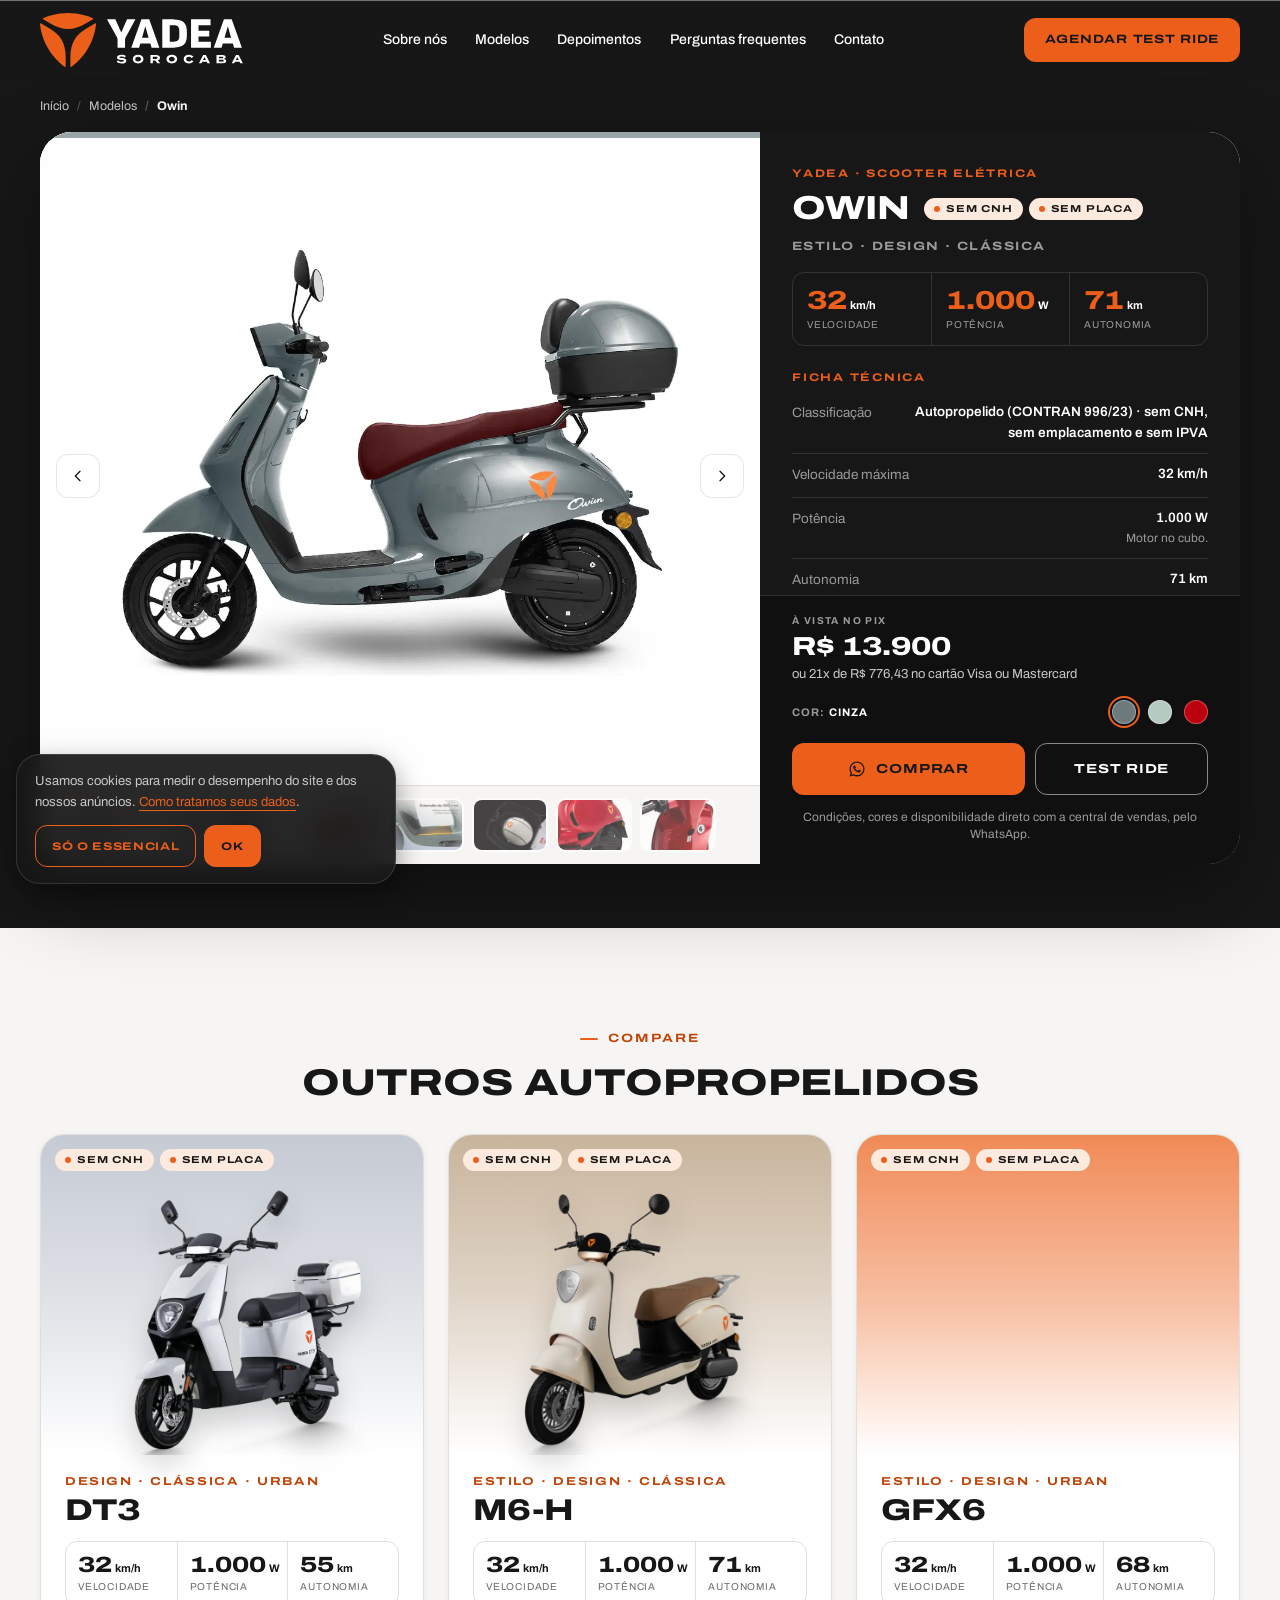
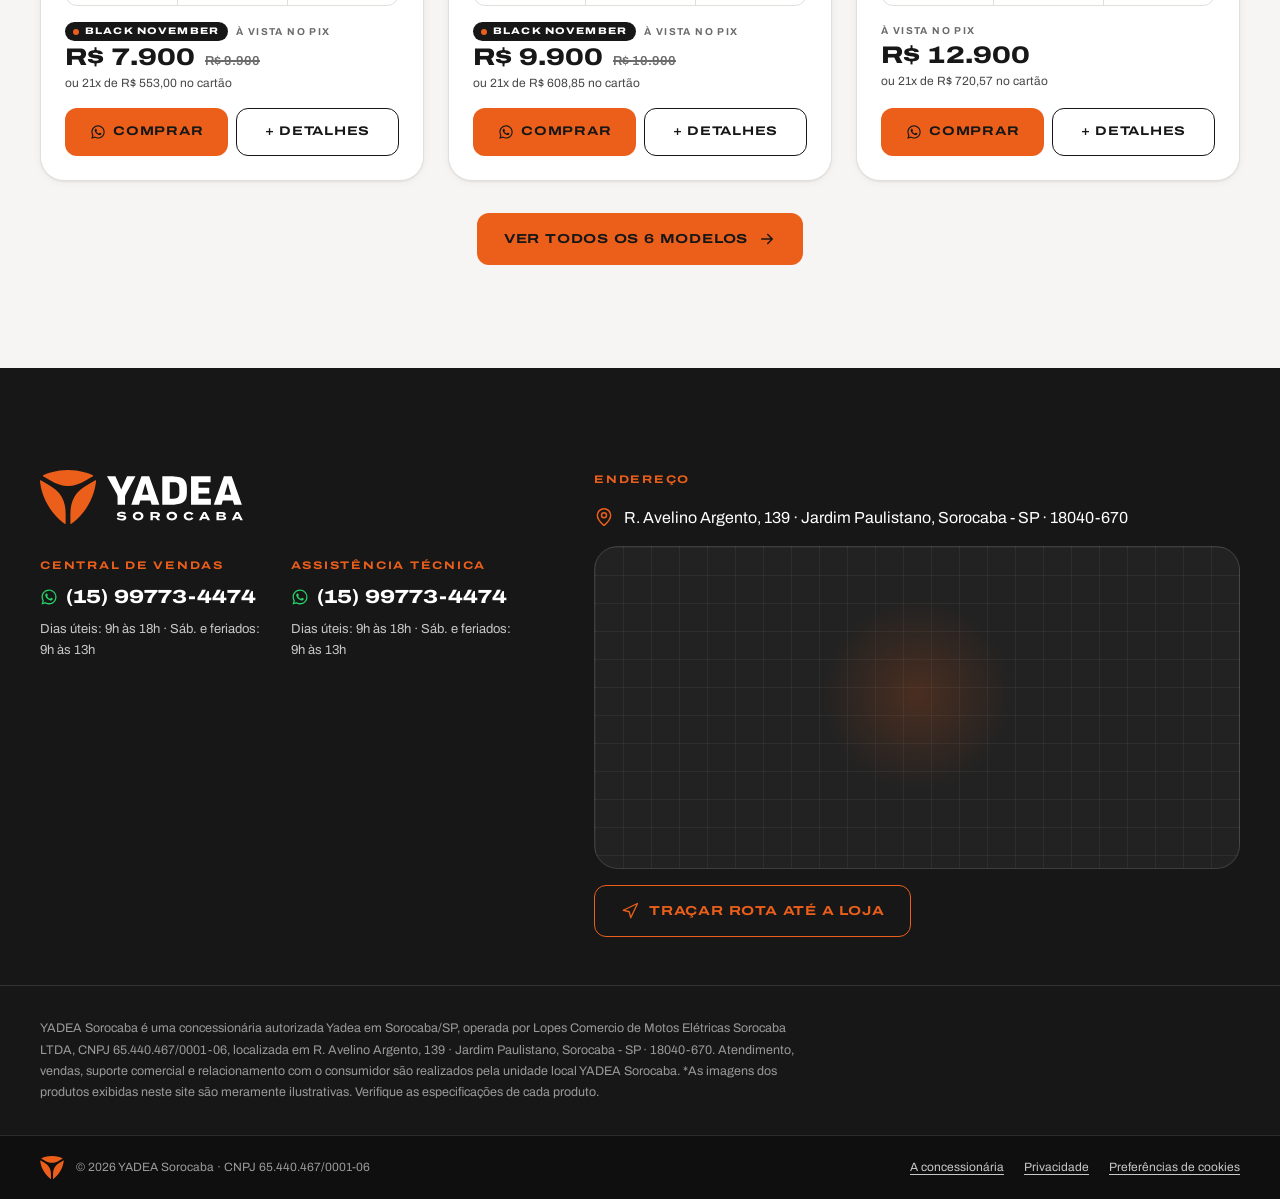
<file: modelos-de-motos/owin/index.html>
<!DOCTYPE html>
<html lang="pt-BR" data-ga4="" data-aw="" data-aw-lead="" data-meta-pixel="" data-sem-servidor="1">
<head>
<meta charset="utf-8">
<base href="../../">
<meta name="viewport" content="width=device-width, initial-scale=1, viewport-fit=cover">
<title>YADEA Owin · Scooter elétrica em Sorocaba | YADEA Sorocaba</title>
<meta name="description" content="YADEA Owin, scooter elétrica sem CNH e sem placa: 32 km/h, 1000 W e 71 km de autonomia. Black November: R$ 9.900 à vista no PIX ou 21x de R$ 776,43 no cartão.">
<meta name="robots" content="noindex, nofollow">
<meta name="theme-color" content="#171717">
<link rel="canonical" href="https://yadeasorocaba.com.br/modelos-de-motos/owin/">

<meta property="og:type" content="product">
<meta property="og:url" content="https://yadeasorocaba.com.br/modelos-de-motos/owin/">
<meta property="og:locale" content="pt_BR">
<meta property="og:site_name" content="YADEA Sorocaba">
<meta property="og:title" content="YADEA Owin · YADEA Sorocaba">
<meta property="og:description" content="YADEA Owin, scooter elétrica sem CNH e sem placa: 32 km/h, 1000 W e 71 km de autonomia. Black November: R$ 9.900 à vista no PIX ou 21x de R$ 776,43 no cartão.">
<meta property="og:image" content="https://yadeasorocaba.com.br/assets/img/social/modelo-owin.jpg">
<meta property="og:image:type" content="image/jpeg">
<meta property="og:image:width" content="1200">
<meta property="og:image:height" content="630">
<meta property="og:image:alt" content="Scooter elétrica YADEA Owin cinza com banco vinho">
<meta name="twitter:card" content="summary_large_image">

<link rel="icon" href="favicon.ico" sizes="48x48">
<link rel="icon" href="assets/img/brand/icone-app-laranja.svg" type="image/svg+xml">
<link rel="apple-touch-icon" href="assets/img/brand/apple-touch-icon.png">


<link rel="preload" href="assets/fonts/archivo-latin-var.woff2" as="font" type="font/woff2" crossorigin>
<link rel="preload" as="image" href="assets/img/models/owin-01.webp" fetchpriority="high">
<link rel="stylesheet" href="assets/css/yadea.css?v=1.0.13">


<script>
  (function (h) {
    h.classList.add('js');
    setTimeout(function () { if (!h.classList.contains('motion-ok')) h.classList.add('sem-anima'); }, 3500);
  })(document.documentElement);
</script>

<script src="assets/js/consent.js?v=1.0.13"></script>

<script>
  (function () {
    var d = document.documentElement.dataset;
    var ids = [d.ga4, d.aw].filter(Boolean);
    if (!ids.length) return;
    var s = document.createElement('script');
    s.async = true;
    s.src = 'https://www.googletagmanager.com/gtag/js?id=' + ids[0];
    document.head.appendChild(s);
    gtag('js', new Date());
    ids.forEach(function (id) { gtag('config', id, { send_page_view: false }); });
  })();
</script>

<script type="application/ld+json">{"@context":"https://schema.org","@type":"Product","@id":"https://yadeasorocaba.com.br/modelos-de-motos/owin/#produto","name":"YADEA Owin","description":"YADEA Owin, scooter elétrica sem CNH e sem placa: 32 km/h, 1000 W e 71 km de autonomia. Black November: R$ 9.900 à vista no PIX ou 21x de R$ 776,43 no cartão.","image":["https://yadeasorocaba.com.br/assets/img/models/owin-card.webp","https://yadeasorocaba.com.br/assets/img/models/owin-01.webp","https://yadeasorocaba.com.br/assets/img/models/owin-08.webp","https://yadeasorocaba.com.br/assets/img/models/owin-09.webp","https://yadeasorocaba.com.br/assets/img/models/owin-10.webp","https://yadeasorocaba.com.br/assets/img/models/owin-11.webp"],"brand":{"@type":"Brand","name":"YADEA"},"category":"Scooter elétrica","url":"https://yadeasorocaba.com.br/modelos-de-motos/owin/","offers":{"@type":"Offer","url":"https://yadeasorocaba.com.br/modelos-de-motos/owin/","price":"9900.00","priceCurrency":"BRL","priceValidUntil":"2026-11-30","availability":"https://schema.org/InStock","seller":{"@type":"MotorcycleDealer","@id":"https://yadeasorocaba.com.br/#loja","name":"YADEA Sorocaba"}}}</script>
<script type="application/ld+json">{"@context":"https://schema.org","@type":"BreadcrumbList","itemListElement":[{"@type":"ListItem","position":1,"name":"Início","item":"https://yadeasorocaba.com.br/"},{"@type":"ListItem","position":2,"name":"Modelos","item":"https://yadeasorocaba.com.br/#modelos"},{"@type":"ListItem","position":3,"name":"YADEA Owin","item":"https://yadeasorocaba.com.br/modelos-de-motos/owin/"}]}</script>
</head>
<body class="pagina-modelo">

<a class="u-skip" href="modelos-de-motos/owin/#conteudo">Pular para o conteúdo</a>

<svg width="0" height="0" aria-hidden="true" focusable="false" style="position:absolute">
  <symbol id="i-whats" viewBox="0 0 24 24" fill="currentColor">
    <path d="M12.04 2c-5.5 0-9.97 4.47-9.97 9.97 0 1.76.46 3.48 1.34 5L2 22l5.16-1.35a9.93 9.93 0 0 0 4.88 1.25h.01c5.5 0 9.97-4.47 9.97-9.97 0-2.66-1.04-5.17-2.92-7.05A9.9 9.9 0 0 0 12.04 2Zm0 18.15h-.01a8.27 8.27 0 0 1-4.21-1.15l-.3-.18-3.13.82.84-3.05-.2-.31a8.24 8.24 0 0 1-1.26-4.41c0-4.57 3.72-8.29 8.29-8.29 2.21 0 4.29.86 5.86 2.43a8.24 8.24 0 0 1 2.43 5.87c0 4.57-3.72 8.27-8.31 8.27Zm4.55-6.2c-.25-.13-1.47-.73-1.7-.81-.23-.08-.4-.13-.56.13-.17.25-.64.81-.79.98-.14.17-.29.19-.54.06-.25-.12-1.05-.39-2-1.23-.74-.66-1.24-1.47-1.38-1.72-.15-.25-.02-.39.11-.51.11-.11.25-.29.37-.44.13-.14.17-.25.25-.41.09-.17.04-.31-.02-.44-.06-.12-.56-1.35-.77-1.85-.2-.48-.41-.42-.56-.43h-.48c-.17 0-.44.06-.66.31-.23.25-.87.85-.87 2.08s.89 2.41 1.02 2.58c.12.17 1.75 2.67 4.24 3.75.59.25 1.05.4 1.41.52.59.19 1.13.16 1.56.1.47-.07 1.47-.6 1.68-1.18.2-.58.2-1.07.15-1.18-.06-.1-.23-.17-.48-.29Z"/>
  </symbol>
  <symbol id="i-seta" viewBox="0 0 24 24" fill="none" stroke="currentColor" stroke-width="2" stroke-linecap="round" stroke-linejoin="round"><path d="m9 5 7 7-7 7"/></symbol>
  <symbol id="i-flecha" viewBox="0 0 24 24" fill="none" stroke="currentColor" stroke-width="2" stroke-linecap="round" stroke-linejoin="round"><path d="M5 12h14M13 6l6 6-6 6"/></symbol>
  <symbol id="i-x" viewBox="0 0 24 24" fill="none" stroke="currentColor" stroke-width="2" stroke-linecap="round" stroke-linejoin="round"><path d="M18 6 6 18M6 6l12 12"/></symbol>
  <symbol id="i-pino" viewBox="0 0 24 24" fill="none" stroke="currentColor" stroke-width="1.75" stroke-linecap="round" stroke-linejoin="round"><path d="M20 10c0 4.99-5.54 10.19-7.4 11.8a1 1 0 0 1-1.2 0C9.54 20.19 4 14.99 4 10a8 8 0 0 1 16 0"/><circle cx="12" cy="10" r="3"/></symbol>
  <symbol id="i-rota" viewBox="0 0 24 24" fill="none" stroke="currentColor" stroke-width="1.75" stroke-linecap="round" stroke-linejoin="round"><path d="M3 11 22 2l-9 19-2-8-8-2z"/></symbol>
  <symbol id="i-relogio" viewBox="0 0 24 24" fill="none" stroke="currentColor" stroke-width="1.75" stroke-linecap="round" stroke-linejoin="round"><circle cx="12" cy="12" r="9"/><path d="M12 7v5l3 2"/></symbol>
  <symbol id="i-chave" viewBox="0 0 24 24" fill="none" stroke="currentColor" stroke-width="1.75" stroke-linecap="round" stroke-linejoin="round"><path d="M14.7 6.3a1 1 0 0 0 0 1.4l1.6 1.6a1 1 0 0 0 1.4 0l3.77-3.77a6 6 0 0 1-7.94 7.94l-6.91 6.91a2.12 2.12 0 0 1-3-3l6.91-6.91a6 6 0 0 1 7.94-7.94l-3.76 3.76z"/></symbol>
  <symbol id="i-check" viewBox="0 0 24 24" fill="none" stroke="currentColor" stroke-width="2.4" stroke-linecap="round" stroke-linejoin="round"><path d="M20 6 9 17l-5-5"/></symbol>
  <symbol id="i-alerta" viewBox="0 0 24 24" fill="none" stroke="currentColor" stroke-width="2.4" stroke-linecap="round" stroke-linejoin="round"><path d="M12 7v6M12 17h.01"/></symbol>
  <symbol id="i-escudo" viewBox="0 0 24 24" fill="none" stroke="currentColor" stroke-width="1.75" stroke-linecap="round" stroke-linejoin="round"><path d="M20 13c0 5-3.5 7.5-7.66 8.95a1 1 0 0 1-.67-.01C7.5 20.5 4 18 4 13V6a1 1 0 0 1 1-1c2 0 4.5-1.2 6.24-2.72a1.17 1.17 0 0 1 1.52 0C14.51 3.81 17 5 19 5a1 1 0 0 1 1 1z"/><path d="m9 12 2 2 4-4"/></symbol>
  <symbol id="i-instagram" viewBox="0 0 24 24" fill="none" stroke="currentColor" stroke-width="1.75" stroke-linecap="round" stroke-linejoin="round"><rect x="2.5" y="2.5" width="19" height="19" rx="5"/><path d="M16 11.37A4 4 0 1 1 12.63 8 4 4 0 0 1 16 11.37Z"/><path d="M17.5 6.5h.01"/></symbol>
</svg>

<header class="header" id="header">
  <div class="u-container header__barra">
    <a class="header__logo" href="#topo" aria-label="YADEA Sorocaba, ir para o início">
      <img src="assets/img/brand/logo-sorocaba-negativo.svg" alt="YADEA Sorocaba" width="203" height="54">
    </a>

    <nav class="header__nav" aria-label="Navegação principal">
      <a class="header__link" href="#sobre">Sobre nós</a>
      <a class="header__link" href="#modelos">Modelos</a>
      <a class="header__link" href="#depoimentos">Depoimentos</a>
      <a class="header__link" href="#perguntas">Perguntas frequentes</a>
      <a class="header__link" href="#contato">Contato</a>
    </nav>

    <div class="header__acoes">
      <a class="btn btn--primario btn--desktop" data-whats="testRideGeral" data-origem="header_testride" href="https://api.whatsapp.com/send?phone=5515997734474&amp;text=Ol%C3%A1!%20Vim%20pelo%20site%20e%20gostaria%20de%20agendar%20um%20test%20ride%20na%20YADEA%20Sorocaba." target="_blank" rel="noopener">Agendar test ride</a>
      <button class="header__toggle" type="button" id="menu-toggle" aria-expanded="false" aria-controls="menu">
        <span class="header__toggle-icone" aria-hidden="true"><span></span><span></span><span></span></span>
        <span class="header__toggle-rotulo" aria-hidden="true"><span>Menu</span><span>Fechar</span></span>
        <span class="u-visually-hidden">Abrir menu de navegação</span>
      </button>
    </div>
  </div>
</header>

<div class="menu" id="menu" aria-hidden="true">
  <div class="menu__cortina menu__cortina--1" aria-hidden="true"></div>
  <div class="menu__cortina menu__cortina--2" aria-hidden="true"></div>
  <nav class="menu__painel" aria-label="Navegação mobile" data-lenis-prevent>
    <ul class="menu__lista">
      <li class="menu__item-wrap"><a class="menu__item" href="#sobre"><span class="menu__numero">01</span>Sobre nós</a></li>
      <li class="menu__item-wrap"><a class="menu__item" href="#modelos"><span class="menu__numero">02</span>Modelos</a></li>
      <li class="menu__item-wrap"><a class="menu__item" href="#depoimentos"><span class="menu__numero">03</span>Depoimentos</a></li>
      <li class="menu__item-wrap"><a class="menu__item" href="#perguntas"><span class="menu__numero">04</span>Perguntas</a></li>
      <li class="menu__item-wrap"><a class="menu__item" href="#contato"><span class="menu__numero">05</span>Contato</a></li>
    </ul>
    <div class="menu__rodape">
      <div class="menu__contato">
        <strong data-config="whatsapp.numero">(15) 99773-4474</strong>
        <span data-horarios="vendas"></span>
      </div>
      <a class="btn btn--primario" data-whats="testRideGeral" data-origem="menu_testride" href="https://api.whatsapp.com/send?phone=5515997734474&amp;text=Ol%C3%A1!%20Vim%20pelo%20site%20e%20gostaria%20de%20agendar%20um%20test%20ride%20na%20YADEA%20Sorocaba." target="_blank" rel="noopener">Agendar test ride</a>
    </div>
  </nav>
</div>

<main id="conteudo">
  <section class="produto" aria-label="YADEA Owin">
    <div class="u-container">
      <nav class="trilha" aria-label="Você está em">
        <ol>
          <li><a href="./">Início</a></li>
          <li><a href="./#modelos">Modelos</a></li>
          <li aria-current="page">Owin</li>
        </ol>
      </nav>
<div class="modal modal--pagina" id="modal" data-modelo="owin">
  <div class="modal__caixa">

    <div class="modal__galeria tem-miniaturas">
      <div class="modal__slider" id="modal-slider" tabindex="0" data-lenis-prevent
           role="group" aria-roledescription="carrossel" aria-label="Fotos do modelo">
        <div class="modal__slide" role="group" aria-roledescription="slide"
             aria-label="1 de 8" style="--fundo:#FFFEFF">
          <img src="assets/img/models/owin-01.webp" alt="Scooter elétrica YADEA Owin cinza de perfil, com baú traseiro" draggable="false" decoding="async"
               width="1200" height="846">
        </div>
        <div class="modal__slide is-ambiente" role="group" aria-roledescription="slide"
             aria-label="2 de 8" style="--fundo:#B1ACAF">
          <img src="assets/img/models/owin-08.webp" alt="Farol redondo da Owin: uma obra-prima de elegância e charme clássicos" draggable="false" decoding="async"
               width="1146" height="808" loading="lazy">
        </div>
        <div class="modal__slide is-ambiente" role="group" aria-roledescription="slide"
             aria-label="3 de 8" style="--fundo:#A1A5A9">
          <img src="assets/img/models/owin-09.webp" alt="Bateria LFP removível de 60 V 30 Ah da Owin" draggable="false" decoding="async"
               width="1146" height="808" loading="lazy">
        </div>
        <div class="modal__slide is-ambiente" role="group" aria-roledescription="slide"
             aria-label="4 de 8" style="--fundo:#C7C2C4">
          <img src="assets/img/models/owin-10.webp" alt="Assento de 640 mm da Owin" draggable="false" decoding="async"
               width="1146" height="808" loading="lazy">
        </div>
        <div class="modal__slide is-ambiente" role="group" aria-roledescription="slide"
             aria-label="5 de 8" style="--fundo:#A0AAAE">
          <img src="assets/img/models/owin-11.webp" alt="Assoalho da Owin com extensão de 320 mm para os pés" draggable="false" decoding="async"
               width="1146" height="808" loading="lazy">
        </div>
        <div class="modal__slide is-ambiente" role="group" aria-roledescription="slide"
             aria-label="6 de 8" style="--fundo:#413E45">
          <img src="assets/img/models/owin-12.webp" alt="Baú sob o banco da Owin, com um capacete dentro" draggable="false" decoding="async"
               width="1200" height="800" loading="lazy">
        </div>
        <div class="modal__slide is-ambiente" role="group" aria-roledescription="slide"
             aria-label="7 de 8" style="--fundo:#C29DA4">
          <img src="assets/img/models/owin-13.webp" alt="Traseira da Owin: motor no cubo da roda e cavalete central" draggable="false" decoding="async"
               width="800" height="1200" loading="lazy">
        </div>
        <div class="modal__slide is-ambiente" role="group" aria-roledescription="slide"
             aria-label="8 de 8" style="--fundo:#E4CED6">
          <img src="assets/img/models/owin-14.webp" alt="Parte interna do escudo frontal da Owin, com a ignição" draggable="false" decoding="async"
               width="800" height="1200" loading="lazy">
        </div></div>
      <button class="modal__seta-slide modal__seta-slide--anterior" type="button" data-slide-passo="-1" aria-label="Foto anterior"><svg aria-hidden="true" style="transform:scaleX(-1)"><use href="#i-seta"></use></svg></button>
      <button class="modal__seta-slide modal__seta-slide--proxima" type="button" data-slide-passo="1" aria-label="Próxima foto"><svg aria-hidden="true"><use href="#i-seta"></use></svg></button>
      <div class="modal__miniaturas" id="modal-miniaturas" role="group" aria-label="Escolher foto">
        <button class="modal__mini" type="button" data-foto="0" aria-current="true"
                aria-label="Ver foto 1 de 8">
          <img src="assets/img/models/owin-01-mini.webp" alt="" loading="lazy" decoding="async" width="180" height="127">
        </button>
      
        <button class="modal__mini" type="button" data-foto="1" aria-current="false"
                aria-label="Ver foto 2 de 8">
          <img src="assets/img/models/owin-08-mini.webp" alt="" loading="lazy" decoding="async" width="180" height="127">
        </button>
      
        <button class="modal__mini" type="button" data-foto="2" aria-current="false"
                aria-label="Ver foto 3 de 8">
          <img src="assets/img/models/owin-09-mini.webp" alt="" loading="lazy" decoding="async" width="180" height="127">
        </button>
      
        <button class="modal__mini" type="button" data-foto="3" aria-current="false"
                aria-label="Ver foto 4 de 8">
          <img src="assets/img/models/owin-10-mini.webp" alt="" loading="lazy" decoding="async" width="180" height="127">
        </button>
      
        <button class="modal__mini" type="button" data-foto="4" aria-current="false"
                aria-label="Ver foto 5 de 8">
          <img src="assets/img/models/owin-11-mini.webp" alt="" loading="lazy" decoding="async" width="180" height="127">
        </button>
      
        <button class="modal__mini" type="button" data-foto="5" aria-current="false"
                aria-label="Ver foto 6 de 8">
          <img src="assets/img/models/owin-12-mini.webp" alt="" loading="lazy" decoding="async" width="180" height="127">
        </button>
      
        <button class="modal__mini" type="button" data-foto="6" aria-current="false"
                aria-label="Ver foto 7 de 8">
          <img src="assets/img/models/owin-13-mini.webp" alt="" loading="lazy" decoding="async" width="180" height="127">
        </button>
      
        <button class="modal__mini" type="button" data-foto="7" aria-current="false"
                aria-label="Ver foto 8 de 8">
          <img src="assets/img/models/owin-14-mini.webp" alt="" loading="lazy" decoding="async" width="180" height="127">
        </button>
      </div>
    </div>

    <div class="modal__painel">
      <div class="modal__topo">
        <p class="modal__eyebrow" id="modal-eyebrow">YADEA · Scooter elétrica</p>
        <div class="modal__nome">
          <h1 class="modal__titulo" id="modal-titulo">Owin</h1>
          <div id="modal-selo"><ul class="selos selos--modal" aria-label="Classificação legal">
      <li class="selo selo--livre">Sem CNH</li>
      <li class="selo selo--livre">Sem placa</li></ul></div>
        </div>
        <p class="modal__tags-texto" id="modal-tags">Estilo · Design · Clássica</p>
      </div>

      <div class="modal__corpo" id="modal-corpo" data-lenis-prevent>
        <div id="modal-numeros">
        <dl class="specs specs--modal">
          
            <div class="spec">
              <dt>Velocidade</dt>
              <dd><b>32</b><span>km/h</span></dd>
            </div>
            <div class="spec">
              <dt>Potência</dt>
              <dd><b>1.000</b><span>W</span></dd>
            </div>
            <div class="spec">
              <dt>Autonomia</dt>
              <dd><b>71</b><span>km</span></dd>
            </div>
        </dl></div>
        <div>
          <p class="modal__secao-rotulo">Ficha técnica</p>
          <dl class="modal__ficha" id="modal-ficha"><div><dt>Classificação</dt><dd>Autopropelido (CONTRAN 996/23) · sem CNH, sem emplacamento e sem IPVA</dd></div><div><dt>Velocidade máxima</dt><dd>32 km/h</dd></div><div><dt>Potência</dt><dd>1.000 W<small class="ficha__nota">Motor no cubo.</small></dd></div><div><dt>Autonomia</dt><dd>71 km</dd></div><div><dt>Bateria</dt><dd>LiFePO4 (Fosfato de ferro-lítio) removível, 60 V 30 Ah</dd></div><div><dt>Tempo de recarga</dt><dd>5 horas</dd></div><div><dt>Carregador</dt><dd>Bivolt automático, 110 V e 220 V</dd></div><div><dt>Freios</dt><dd>Disco na frente, tambor atrás</dd></div><div><dt>Suspensão</dt><dd>Hidráulica, dianteira e traseira</dd></div><div><dt>Rodas e pneus</dt><dd>Aro 12, pneus 90/80-12</dd></div><div><dt>Assento</dt><dd>640 mm de comprimento, a 780 mm do chão</dd></div><div><dt>Bagageiro</dt><dd>Baú de 30 litros sob o banco, para até 5 kg, e baú traseiro incluso</dd></div><div><dt>Dimensões (C × L × A)</dt><dd>1770 × 665 × 1135 mm · 1290 mm entre eixos</dd></div><div><dt>Torque máximo</dt><dd>117 N·m</dd></div><div><dt>Subida</dt><dd>Até 14°</dd></div><div><dt>Conectividade</dt><dd>App YADEA</dd></div><div><dt>Garantia</dt><dd>2 anos na bateria, 2 anos no motor e 1 ano nos componentes elétricos</dd></div></dl>
        </div>
        <div class="modal__equipamentos" id="modal-equipamentos">
          <p class="modal__secao-rotulo">Destaques</p>
          <ul id="modal-equipamentos-lista"><li>Bateria removível: carrega em casa ou no trabalho</li><li>Controle de cruzeiro, ré com um toque e modos ECO e SPORT</li><li>Farol de 28.000 cd, com 70 m de alcance</li><li>Assoalho com 320 mm de extensão para os pés</li><li>Baú de 30 litros sob o banco</li><li>Baú traseiro incluso</li></ul>
        </div>
        <p class="modal__legal">Imagens meramente ilustrativas. Dados do fabricante (yadea.com.br), que podem variar por versão; a equipe confirma ficha, cor e disponibilidade pelo WhatsApp.</p>
      </div>

      <div class="modal__base">
        <div class="modal__linha">
          <div id="modal-preco">
        <p class="preco preco--modal">
          <span class="preco__topo"><span class="preco__selo">Black November</span><span class="preco__rotulo">À vista no PIX</span></span>
          <span class="preco__linha"><span class="preco__valor"><span class="u-visually-hidden">por </span>R$ 9.900</span> <s class="preco__de"><span class="u-visually-hidden">antes </span>R$ 13.900</s></span>
          <span class="preco__parcelas">ou 21x de R$ 776,43 no cartão Visa ou Mastercard</span>
        </p></div>
          <div class="modal__cores" id="modal-cores">
            <p class="modal__cores-rotulo">Cor: <strong id="modal-cor-nome">Cinza</strong></p>
            <div class="modal__swatches" id="modal-swatches">
        <button class="modal__swatch" type="button" data-cor="0"
                aria-pressed="true" aria-label="Cor Cinza"
                title="Cinza">
          <i style="background:#6F7A7E" aria-hidden="true"></i>
        </button>
      
        <button class="modal__swatch" type="button" data-cor="1"
                aria-pressed="false" aria-label="Cor Verde"
                title="Verde">
          <i style="background:#B5CBC2" aria-hidden="true"></i>
        </button>
      
        <button class="modal__swatch" type="button" data-cor="2"
                aria-pressed="false" aria-label="Cor Vermelha"
                title="Vermelha">
          <i style="background:#BC010E" aria-hidden="true"></i>
        </button>
      </div>
          </div>
        </div>
        <div class="modal__acoes">
          <a class="btn btn--primario" id="modal-cta" href="https://api.whatsapp.com/send?phone=5515997734474&text=Ol%C3%A1!%20Vim%20pelo%20site%20e%20gostaria%20de%20saber%20mais%20sobre%20o%20modelo%20Owin%20na%20cor%20Cinza." target="_blank" rel="noopener"><svg aria-hidden="true"><use href="#i-whats"></use></svg>Comprar</a>
          <a class="btn btn--contorno" id="modal-testride" href="https://api.whatsapp.com/send?phone=5515997734474&text=Ol%C3%A1!%20Vim%20pelo%20site%20e%20gostaria%20de%20agendar%20um%20test%20ride%20do%20modelo%20Owin%20na%20cor%20Cinza." target="_blank" rel="noopener">Test ride</a>
        </div>
        <p class="modal__microcopy">Condições, cores e disponibilidade direto com a central de vendas, pelo WhatsApp.</p>
      </div>
    </div>
  </div>
</div>
    </div>
  </section>

  <section class="u-secao s-clara comparar" aria-labelledby="comparar-titulo">
    <div class="u-container">
      <div class="cabecalho cabecalho--centro comparar__topo">
        <p class="eyebrow" data-anima>Compare</p>
        <h2 class="t-h2" id="comparar-titulo" data-anima>Outros autopropelidos</h2>
      </div>
      <ul class="vitrine__grade" id="comparar-grade" aria-label="Outros modelos">
        <li data-anima>
          <article class="card" data-id="dt3">
            <div class="card__midia" style="--palco:#C5CAD3">
              <button class="card__foto" type="button" data-detalhes="dt3"
                      aria-label="Ver detalhes da DT3">
                <img src="assets/img/models/dt3-card.webp" alt="Scooter elétrica YADEA DT3 branca com baú traseiro" loading="lazy" decoding="async" width="736" height="616">
              </button>
              <ul class="selos card__selos" aria-label="Classificação legal">
      <li class="selo selo--livre">Sem CNH</li>
      <li class="selo selo--livre">Sem placa</li></ul>
            </div>
            <div class="card__corpo">
              <div class="card__cabeca">
                <p class="card__tags">Design · Clássica · Urban</p>
                <h3 class="card__nome">DT3</h3>
              </div>
              
        <dl class="specs ">
          
            <div class="spec">
              <dt>Velocidade</dt>
              <dd><b>32</b><span>km/h</span></dd>
            </div>
            <div class="spec">
              <dt>Potência</dt>
              <dd><b>1.000</b><span>W</span></dd>
            </div>
            <div class="spec">
              <dt>Autonomia</dt>
              <dd><b>55</b><span>km</span></dd>
            </div>
        </dl>
              
        <p class="preco card__preco">
          <span class="preco__topo"><span class="preco__selo">Black November</span><span class="preco__rotulo">À vista no PIX</span></span>
          <span class="preco__linha"><span class="preco__valor"><span class="u-visually-hidden">por </span>R$ 7.900</span> <s class="preco__de"><span class="u-visually-hidden">antes </span>R$ 9.900</s></span>
          <span class="preco__parcelas">ou 21x de R$ 553,00 no cartão</span>
        </p>
              <div class="card__acoes">
                <a class="btn btn--primario btn--card" href="https://api.whatsapp.com/send?phone=5515997734474&text=Ol%C3%A1!%20Vim%20pelo%20site%20e%20gostaria%20de%20saber%20mais%20sobre%20o%20modelo%20DT3." target="_blank" rel="noopener"><svg aria-hidden="true"><use href="#i-whats"></use></svg><span>Comprar<span class="u-visually-hidden"> a DT3 pelo WhatsApp</span></span></a>
                <a class="btn btn--contorno btn--card" href="modelos-de-motos/dt3/" data-detalhes="dt3"><span>+ Detalhes<span class="u-visually-hidden"> da DT3</span></span></a>
              </div>
            </div>
          </article>
        </li>
        <li data-anima>
          <article class="card" data-id="m6-h">
            <div class="card__midia" style="--palco:#C8B49C">
              <button class="card__foto" type="button" data-detalhes="m6-h"
                      aria-label="Ver detalhes da M6-H">
                <img src="assets/img/models/m6-h-card.webp" alt="Scooter elétrica YADEA M6-H creme com banco marrom" loading="lazy" decoding="async" width="736" height="616">
              </button>
              <ul class="selos card__selos" aria-label="Classificação legal">
      <li class="selo selo--livre">Sem CNH</li>
      <li class="selo selo--livre">Sem placa</li></ul>
            </div>
            <div class="card__corpo">
              <div class="card__cabeca">
                <p class="card__tags">Estilo · Design · Clássica</p>
                <h3 class="card__nome">M6-H</h3>
              </div>
              
        <dl class="specs ">
          
            <div class="spec">
              <dt>Velocidade</dt>
              <dd><b>32</b><span>km/h</span></dd>
            </div>
            <div class="spec">
              <dt>Potência</dt>
              <dd><b>1.000</b><span>W</span></dd>
            </div>
            <div class="spec">
              <dt>Autonomia</dt>
              <dd><b>71</b><span>km</span></dd>
            </div>
        </dl>
              
        <p class="preco card__preco">
          <span class="preco__topo"><span class="preco__selo">Black November</span><span class="preco__rotulo">À vista no PIX</span></span>
          <span class="preco__linha"><span class="preco__valor"><span class="u-visually-hidden">por </span>R$ 9.900</span> <s class="preco__de"><span class="u-visually-hidden">antes </span>R$ 10.900</s></span>
          <span class="preco__parcelas">ou 21x de R$ 608,85 no cartão</span>
        </p>
              <div class="card__acoes">
                <a class="btn btn--primario btn--card" href="https://api.whatsapp.com/send?phone=5515997734474&text=Ol%C3%A1!%20Vim%20pelo%20site%20e%20gostaria%20de%20saber%20mais%20sobre%20o%20modelo%20M6-H." target="_blank" rel="noopener"><svg aria-hidden="true"><use href="#i-whats"></use></svg><span>Comprar<span class="u-visually-hidden"> a M6-H pelo WhatsApp</span></span></a>
                <a class="btn btn--contorno btn--card" href="modelos-de-motos/m6-h/" data-detalhes="m6-h"><span>+ Detalhes<span class="u-visually-hidden"> da M6-H</span></span></a>
              </div>
            </div>
          </article>
        </li>
        <li data-anima>
          <article class="card" data-id="gfx6">
            <div class="card__midia" style="--palco:#F08A55">
              <button class="card__foto" type="button" data-detalhes="gfx6"
                      aria-label="Ver detalhes da GFX6">
                <img src="assets/img/models/gfx6-card.webp" alt="Scooter elétrica YADEA GFX6 laranja e branca" loading="lazy" decoding="async" width="736" height="616">
              </button>
              <ul class="selos card__selos" aria-label="Classificação legal">
      <li class="selo selo--livre">Sem CNH</li>
      <li class="selo selo--livre">Sem placa</li></ul>
            </div>
            <div class="card__corpo">
              <div class="card__cabeca">
                <p class="card__tags">Estilo · Design · Urban</p>
                <h3 class="card__nome">GFX6</h3>
              </div>
              
        <dl class="specs ">
          
            <div class="spec">
              <dt>Velocidade</dt>
              <dd><b>32</b><span>km/h</span></dd>
            </div>
            <div class="spec">
              <dt>Potência</dt>
              <dd><b>1.000</b><span>W</span></dd>
            </div>
            <div class="spec">
              <dt>Autonomia</dt>
              <dd><b>68</b><span>km</span></dd>
            </div>
        </dl>
              
        <p class="preco card__preco">
          <span class="preco__topo"><span class="preco__rotulo">À vista no PIX</span></span>
          <span class="preco__linha"><span class="preco__valor">R$ 12.900</span></span>
          <span class="preco__parcelas">ou 21x de R$ 720,57 no cartão</span>
        </p>
              <div class="card__acoes">
                <a class="btn btn--primario btn--card" href="https://api.whatsapp.com/send?phone=5515997734474&text=Ol%C3%A1!%20Vim%20pelo%20site%20e%20gostaria%20de%20saber%20mais%20sobre%20o%20modelo%20GFX6." target="_blank" rel="noopener"><svg aria-hidden="true"><use href="#i-whats"></use></svg><span>Comprar<span class="u-visually-hidden"> a GFX6 pelo WhatsApp</span></span></a>
                <a class="btn btn--contorno btn--card" href="modelos-de-motos/gfx6/" data-detalhes="gfx6"><span>+ Detalhes<span class="u-visually-hidden"> da GFX6</span></span></a>
              </div>
            </div>
          </article>
        </li>
      </ul>
      <div class="comparar__mais">
        <a class="btn btn--primario" href="./#modelos">Ver todos os 6 modelos <svg class="seta" aria-hidden="true"><use href="#i-flecha"></use></svg></a>
      </div>
    </div>
  </section>
</main>

<footer class="rodape s-escura" id="contato" aria-labelledby="rodape-titulo">
  <h2 class="u-visually-hidden" id="rodape-titulo">Contato e informações da loja</h2>
  <div class="u-container rodape__grade">
    <div class="rodape__contato">
      <img class="rodape__logo" src="assets/img/brand/logo-sorocaba-negativo.svg" alt="YADEA Sorocaba" width="203" height="54" loading="lazy">
      <div class="rodape__blocos">
        <div class="rodape__bloco">
          <p class="rodape__rotulo">Central de vendas</p>
          <a class="rodape__valor" data-whats="geral" data-origem="rodape_vendas" href="https://api.whatsapp.com/send?phone=5515997734474&amp;text=Ol%C3%A1!%20Vim%20pelo%20site%20e%20gostaria%20de%20saber%20mais%20sobre%20os%20modelos%20e%20condi%C3%A7%C3%B5es%20especiais%20da%20YADEA%20Sorocaba." target="_blank" rel="noopener"><svg aria-hidden="true"><use href="#i-whats"></use></svg><span data-config="whatsapp.numero">(15) 99773-4474</span></a>
          <p class="rodape__detalhe" data-horarios="vendas"></p>
        </div>
        <div class="rodape__bloco">
          <p class="rodape__rotulo">Assistência técnica</p>
          <a class="rodape__valor" data-whats="assistencia" data-origem="rodape_assistencia" href="https://api.whatsapp.com/send?phone=5515997734474&amp;text=Ol%C3%A1!%20Vim%20pelo%20site%20e%20gostaria%20de%20falar%20com%20a%20assist%C3%AAncia%20t%C3%A9cnica%20da%20YADEA%20Sorocaba." target="_blank" rel="noopener"><svg aria-hidden="true"><use href="#i-whats"></use></svg><span data-config="assistencia.numero">(15) 99773-4474</span></a>
          <p class="rodape__detalhe" data-horarios="assistencia"></p>
        </div>
        </div>
    </div>

    <div class="rodape__endereco">
      <p class="rodape__rotulo">Endereço</p>
      <p class="rodape__endereco-texto"><svg aria-hidden="true"><use href="#i-pino"></use></svg><span data-config="endereco.completo">R. Avelino Argento, 139 · Jardim Paulistano, Sorocaba - SP · 18040-670</span></p>
      <div class="mapa">
        <iframe id="mapa" title="Mapa com a localização da YADEA Sorocaba" loading="lazy"
                referrerpolicy="no-referrer-when-downgrade" allowfullscreen></iframe>
      </div>
      <div class="rodape__rota">
        <a class="btn btn--contorno-claro" data-rota href="https://www.google.com/maps/dir/?api=1&amp;destination=YADEA%20Sorocaba%2C%20R.%20Avelino%20Argento%2C%20139%2C%20Jardim%20Paulistano%2C%20Sorocaba%20-%20SP%2C%2018040-670" target="_blank" rel="noopener"><svg aria-hidden="true"><use href="#i-rota"></use></svg>Traçar rota até a loja</a>
      </div>
    </div>
  </div>

  <div class="u-container rodape__inst">
    <p class="rodape__institucional">
      <span data-config="marca.nome">YADEA Sorocaba</span> é uma concessionária autorizada Yadea em Sorocaba/SP,
      operada por <span data-config="marca.razaoSocial">Lopes Comercio de Motos Elétricas Sorocaba LTDA</span>,
      CNPJ <span data-config="marca.cnpj">65.440.467/0001-06</span>, localizada em
      <span data-config="endereco.completo">R. Avelino Argento, 139 · Jardim Paulistano, Sorocaba - SP · 18040-670</span>.
      Atendimento, vendas, suporte comercial e relacionamento com o consumidor são realizados pela
      unidade local <span data-config="marca.nome">YADEA Sorocaba</span>.
      *As imagens dos produtos exibidas neste site são meramente ilustrativas. Verifique as especificações de cada produto.
    </p>
  </div>

  <div class="rodape__legal">
    <div class="u-container rodape__legal-linha">
      <span class="rodape__legal-marca">
        <img src="assets/img/brand/simbolo-laranja.svg" alt="" width="24" height="23" loading="lazy">
        <span>© <span data-ano>2026</span> <span data-config="marca.nome">YADEA Sorocaba</span> · CNPJ <span data-config="marca.cnpj">65.440.467/0001-06</span></span>
      </span>
      <span class="rodape__legal-links">
        <a href="concessionaria-yadea-sorocaba/">A concessionária</a>
        <a href="privacidade.html">Privacidade</a>
        <button class="rodape__link" type="button" id="rever-cookies">Preferências de cookies</button>
        <button class="rodape__link" type="button" id="abrir-alerta" hidden>Comunicado de segurança</button>
      </span>
    </div>
  </div>
</footer>

<a class="flutuante" id="flutuante" data-whats="geral" data-origem="flutuante" href="https://api.whatsapp.com/send?phone=5515997734474&amp;text=Ol%C3%A1!%20Vim%20pelo%20site%20e%20gostaria%20de%20saber%20mais%20sobre%20os%20modelos%20e%20condi%C3%A7%C3%B5es%20especiais%20da%20YADEA%20Sorocaba." aria-label="Falar com a YADEA Sorocaba pelo WhatsApp" target="_blank" rel="noopener">
  <svg aria-hidden="true"><use href="#i-whats"></use></svg>
</a>

<aside class="aviso" id="aviso-seguranca" aria-labelledby="aviso-titulo" aria-live="polite" hidden>
  <span class="aviso__icone" aria-hidden="true"><svg><use href="#i-escudo"></use></svg></span>
  <div class="aviso__corpo">
    <p class="aviso__selo">Comunicado de segurança</p>
    <p class="aviso__titulo" id="aviso-titulo">Este é o site oficial da YADEA Sorocaba.</p>
    <p class="aviso__texto">A loja não se responsabiliza por negociações feitas fora dos canais oficiais<span data-aviso="exemplo"></span>.</p>
    <div class="aviso__acoes">
      <button class="aviso__botao aviso__botao--detalhes" type="button" id="aviso-detalhes">Ver detalhes</button>
      <button class="aviso__botao" type="button" data-fechar-aviso>Entendi</button>
    </div>
  </div>
  <button class="aviso__fechar" type="button" data-fechar-aviso aria-label="Fechar comunicado de segurança"><svg aria-hidden="true"><use href="#i-x"></use></svg></button>
</aside>

<div class="alerta" id="alerta-seguranca" role="dialog" aria-modal="true" aria-labelledby="alerta-titulo"
     aria-describedby="alerta-texto" aria-hidden="true" hidden>
  <div class="alerta__scrim" data-fechar-alerta></div>
  <div class="alerta__caixa" data-lenis-prevent>
    <button class="alerta__fechar" type="button" data-fechar-alerta aria-label="Fechar comunicado de segurança"><svg aria-hidden="true"><use href="#i-x"></use></svg></button>
    <p class="alerta__selo">Comunicado de segurança</p>
    <h2 class="alerta__titulo" id="alerta-titulo" tabindex="-1">Use apenas os <span class="t-laranja">canais oficiais</span> da YADEA Sorocaba.</h2>
    <p class="alerta__texto" id="alerta-texto">
      Para sua segurança, a YADEA Sorocaba não recomenda negociações por canais não oficiais.
      Antes de realizar qualquer pagamento ou confirmar uma proposta comercial, fale diretamente
      com a Central de Vendas ou visite a loja física.
    </p>
    <div class="alerta__dominios">
      <div class="alerta__dominio alerta__dominio--oficial">
        <span class="alerta__dominio-rotulo">Site oficial</span>
        <span class="alerta__dominio-valor"><svg aria-hidden="true"><use href="#i-escudo"></use></svg><strong data-alerta="oficial"></strong></span>
      </div>
      <div class="alerta__dominio alerta__dominio--falso" data-alerta="caixa-falsos">
        <span class="alerta__dominio-rotulo">Domínio não reconhecido</span>
        <ul class="alerta__dominio-lista" data-alerta="falsos"></ul>
      </div>
    </div>
    <div class="alerta__detalhes" id="alerta-detalhes" hidden>
      <ul class="alerta__lista">
        <li class="alerta__item alerta__item--ok"><span aria-hidden="true"><svg><use href="#i-check"></use></svg></span><p><strong>Central de vendas:</strong> <span data-config="whatsapp.numero"></span></p></li>
        <li class="alerta__item alerta__item--ok"><span aria-hidden="true"><svg><use href="#i-check"></use></svg></span><p><strong>Assistência técnica:</strong> <span data-config="assistencia.numero"></span></p></li>
        <li class="alerta__item alerta__item--nao"><span aria-hidden="true"><svg><use href="#i-alerta"></use></svg></span><p>Não realize pagamentos, envie documentos ou compartilhe dados pessoais sem confirmar o atendimento oficial.</p></li>
      </ul>
    </div>
    <div class="alerta__acoes">
      <a class="btn btn--primario alerta__principal" data-whats="confirmarOficial" data-origem="alerta_seguranca" href="https://api.whatsapp.com/send?phone=5515997734474&amp;text=Ol%C3%A1!%20Vim%20pelo%20site%20e%20quero%20confirmar%20se%20estou%20falando%20com%20o%20atendimento%20oficial%20da%20YADEA%20Sorocaba." target="_blank" rel="noopener"><svg aria-hidden="true"><use href="#i-whats"></use></svg>Confirmar no WhatsApp</a>
      <button class="btn btn--contorno-claro" type="button" id="alerta-mais" aria-expanded="false" aria-controls="alerta-detalhes">Ver detalhes</button>
    </div>
  </div>
</div>


<div class="consentimento" id="consentimento" role="dialog" aria-live="polite" aria-label="Aviso de cookies" hidden>
  <div class="consentimento__texto">
    <p>Usamos cookies para medir o desempenho do site e dos nossos anúncios. <a href="privacidade.html">Como tratamos seus dados</a>.</p>
  </div>
  <div class="consentimento__acoes">
    <button class="btn btn--contorno-claro" type="button" data-consentimento="recusar">Só o essencial</button>
    <button class="btn btn--primario" type="button" data-consentimento="aceitar">Ok</button>
  </div>
</div>

<div class="lightbox" id="lightbox" role="dialog" aria-modal="true" aria-label="Foto ampliada" aria-hidden="true">
  <button class="lightbox__fechar" type="button" data-fechar-lightbox aria-label="Fechar foto ampliada"><svg aria-hidden="true"><use href="#i-x"></use></svg></button>
  <button class="lightbox__seta lightbox__seta--anterior" type="button" data-lightbox-passo="-1" aria-label="Foto anterior"><svg aria-hidden="true" style="transform:scaleX(-1)"><use href="#i-seta"></use></svg></button>
  <img class="lightbox__foto" id="lightbox-foto" alt="">
  <button class="lightbox__seta lightbox__seta--proxima" type="button" data-lightbox-passo="1" aria-label="Próxima foto"><svg aria-hidden="true"><use href="#i-seta"></use></svg></button>
  <p class="lightbox__contador" id="lightbox-contador" aria-live="polite"></p>
</div>

<script src="assets/js/tracking.js?v=1.0.13"></script>
<script src="assets/js/config.js?v=1.0.13"></script>
<script src="assets/js/galerias.js?v=1.0.13"></script>
<script src="assets/js/catalogo.js?v=1.0.13"></script>
<script src="assets/js/render.js?v=1.0.13"></script>
<script src="assets/js/app.js?v=1.0.13"></script>

<script src="assets/vendor/gsap.min.js" defer></script>
<script src="assets/vendor/ScrollTrigger.min.js" defer></script>
<script src="assets/vendor/lenis.min.js" defer></script>
<script src="assets/js/motion.js?v=1.0.13" defer></script>
</body>
</html>
</file>
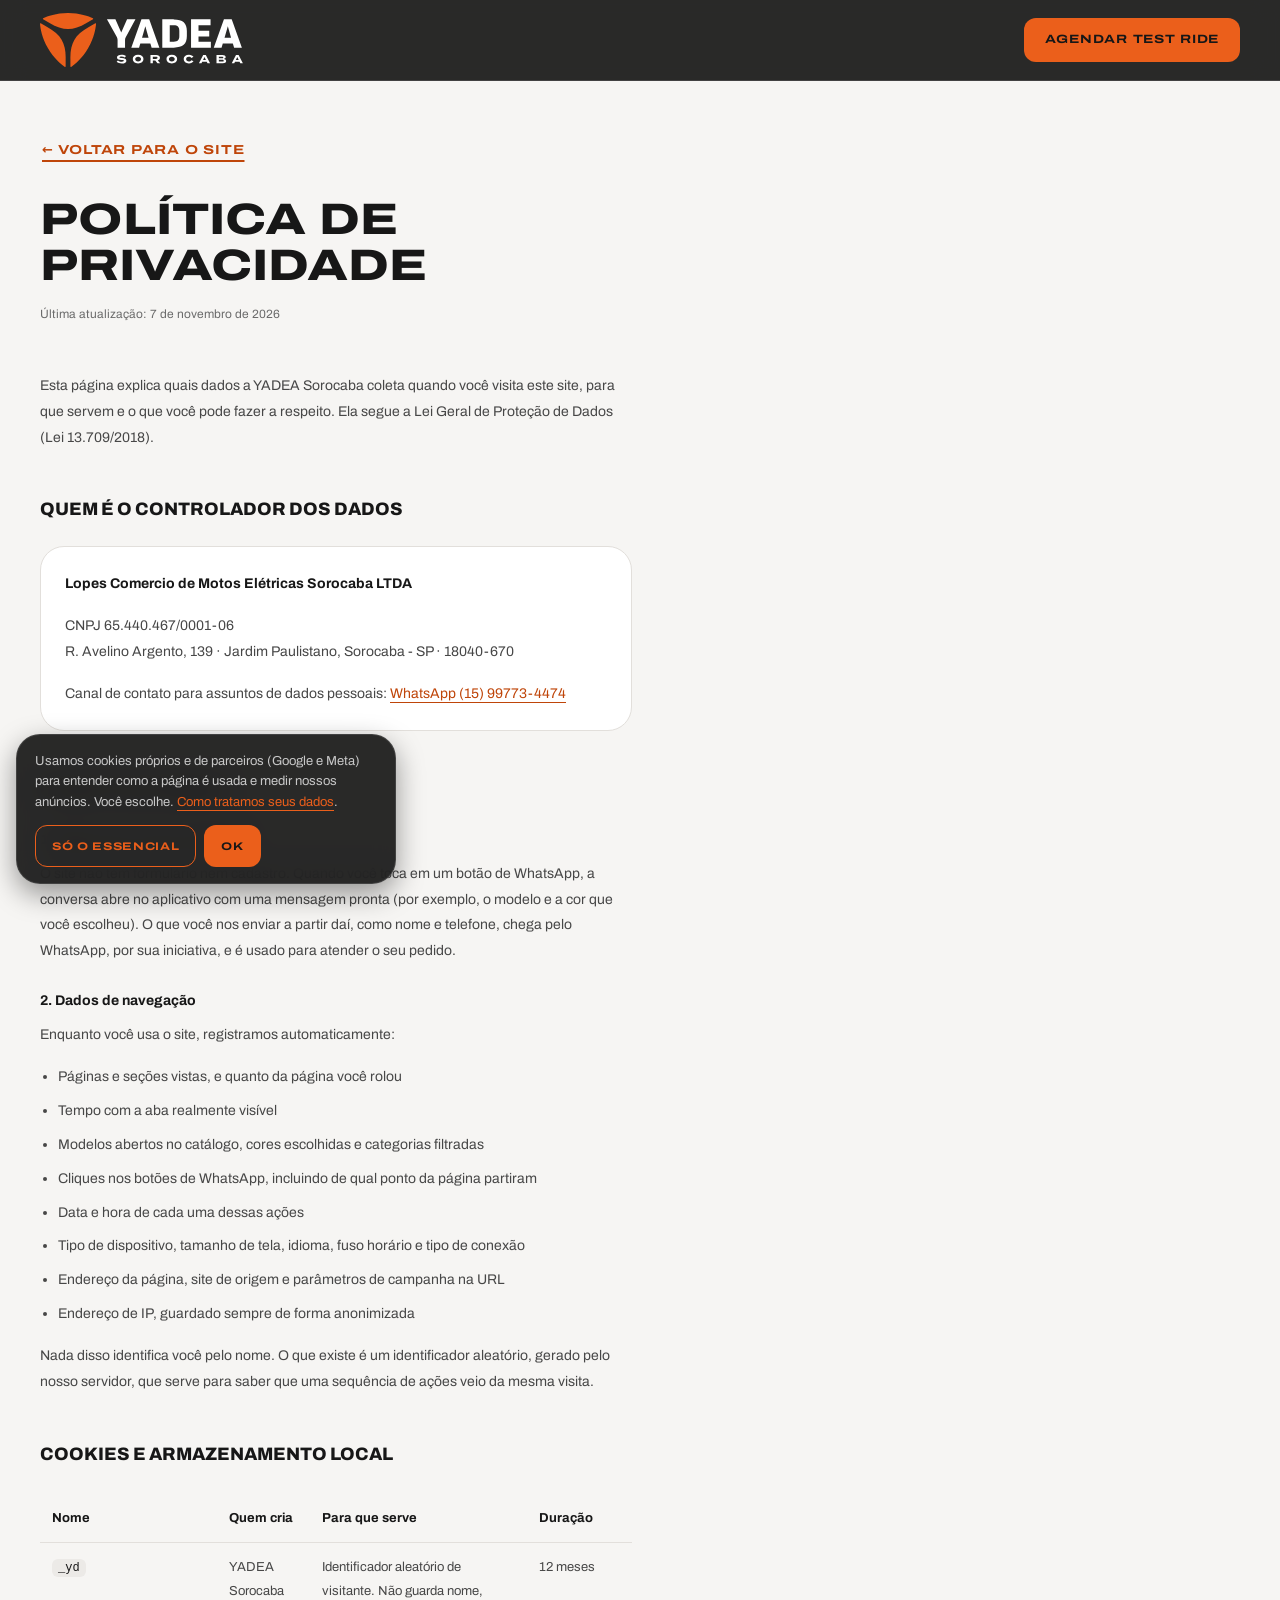
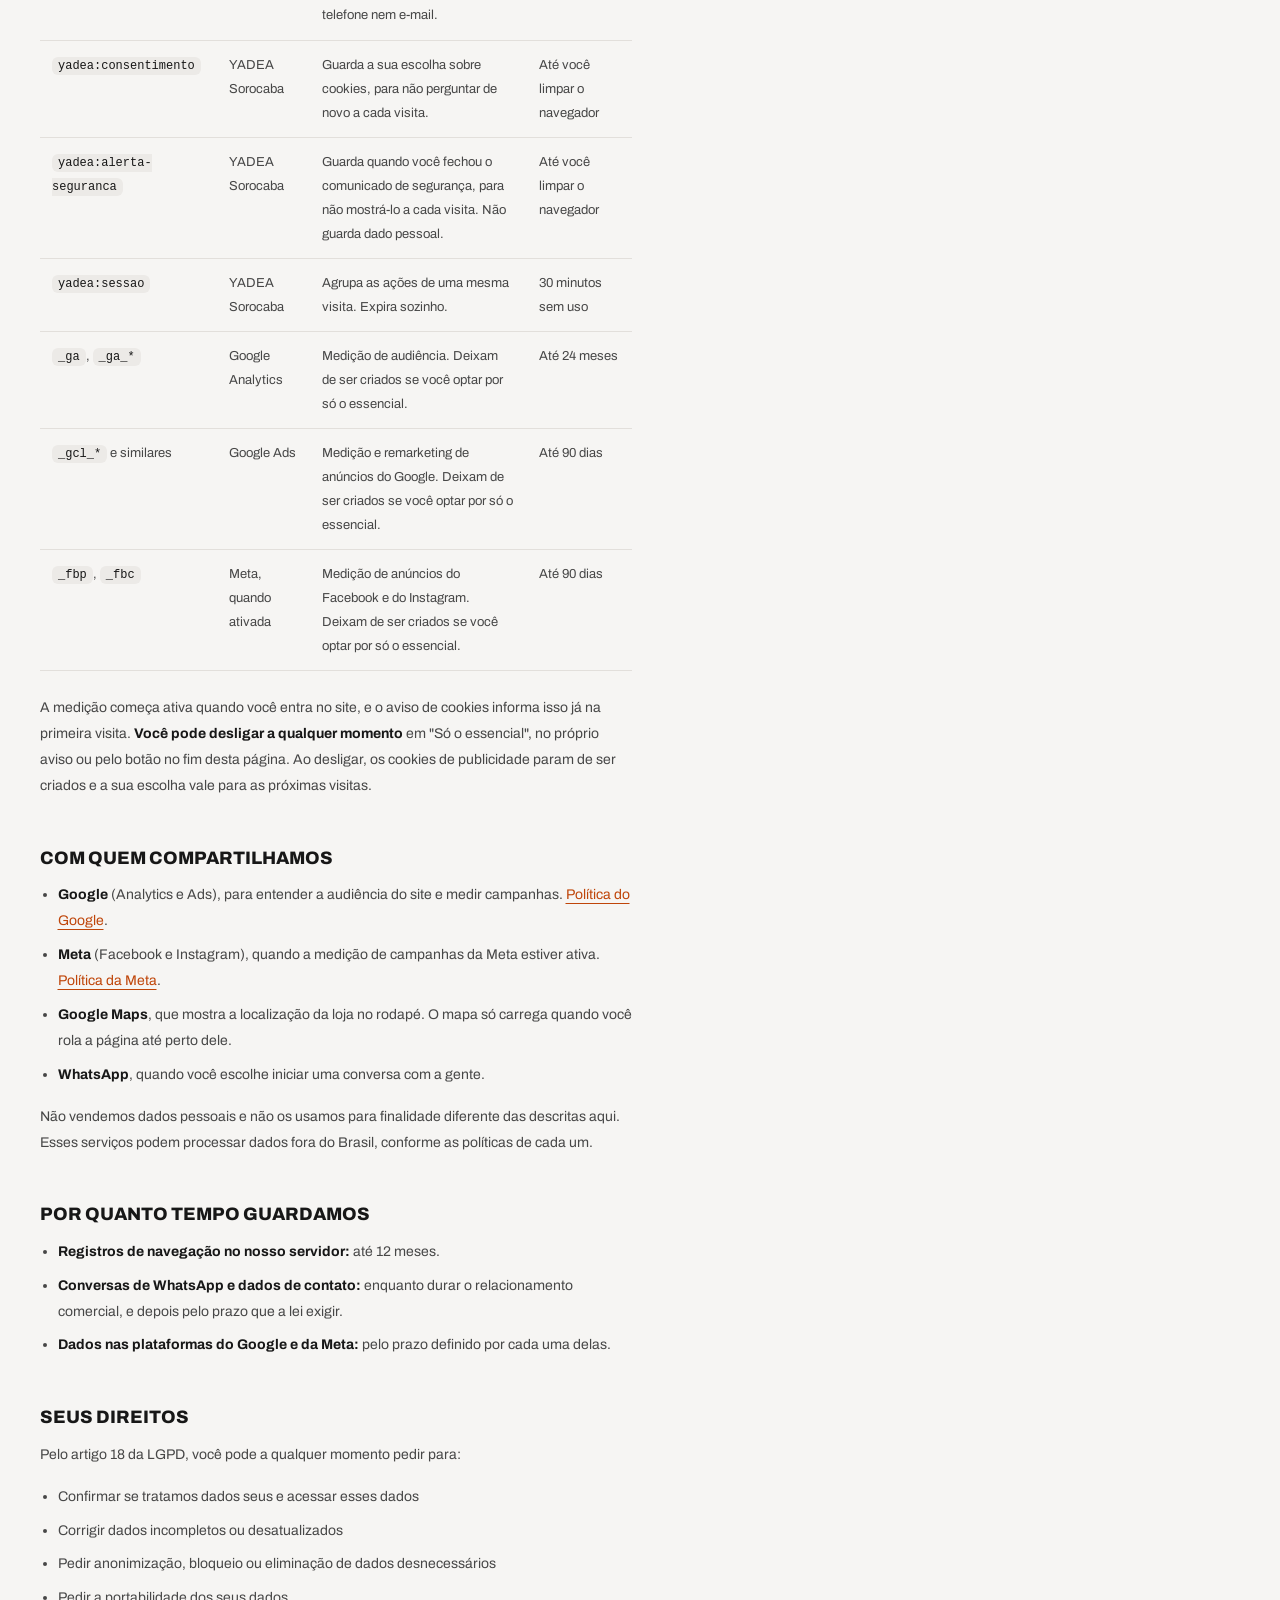
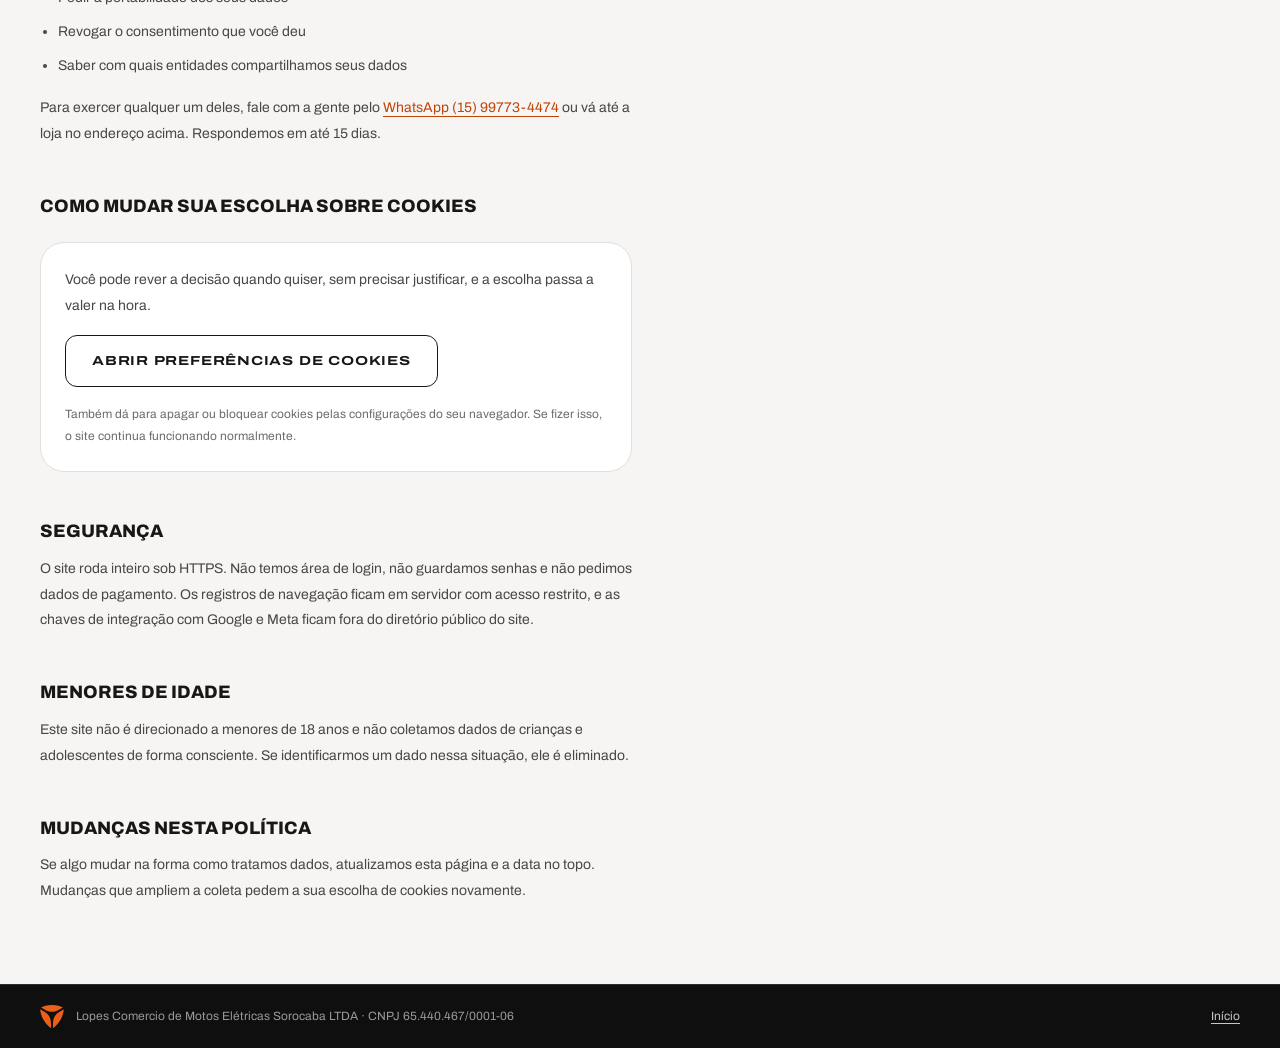
<file: privacidade.html>
<!DOCTYPE html>
<html lang="pt-BR" data-ga4="" data-aw="" data-meta-pixel="" data-sem-servidor="1">
<head>
<meta charset="utf-8">
<meta name="viewport" content="width=device-width, initial-scale=1">
<title>Política de Privacidade · YADEA Sorocaba</title>
<meta name="description" content="Como a YADEA Sorocaba coleta, usa e protege os dados de quem visita o site. Cookies, medição de anúncios e seus direitos pela LGPD.">
<meta name="theme-color" content="#171717">
<meta name="robots" content="noindex, nofollow">
<link rel="canonical" href="https://yadeasorocaba.com.br/privacidade.html">

<link rel="icon" href="favicon.ico" sizes="48x48">
<link rel="icon" href="assets/img/brand/icone-app-laranja.svg" type="image/svg+xml">
<link rel="apple-touch-icon" href="assets/img/brand/apple-touch-icon.png">
<link rel="preload" href="assets/fonts/archivo-latin-var.woff2" as="font" type="font/woff2" crossorigin>
<link rel="stylesheet" href="assets/css/yadea.css?v=1.0.13">

<script src="assets/js/consent.js?v=1.0.13"></script>

<script>
  (function () {
    var d = document.documentElement.dataset;
    var ids = [d.ga4, d.aw].filter(Boolean);
    if (!ids.length) return;
    var s = document.createElement('script');
    s.async = true;
    s.src = 'https://www.googletagmanager.com/gtag/js?id=' + ids[0];
    document.head.appendChild(s);
    gtag('js', new Date());
    ids.forEach(function (id) { gtag('config', id); });
  })();
</script>

<style>
  .legal { padding: calc(var(--yd-header) + var(--sp-12)) 0 var(--sp-16); }
  .legal__cabeca { display: grid; gap: var(--sp-4); max-width: 62ch; margin-bottom: var(--sp-12); }
  .legal__cabeca h1 { font-size: clamp(28px, 3.6vw, 44px); }
  .legal__data { margin: 0; color: var(--yd-stone); font-size: 12px; }
  .legal__corpo { max-width: 74ch; color: var(--yd-slate); font-size: 14px; line-height: 1.85; }
  .legal__corpo h2 { margin: var(--sp-12) 0 var(--sp-3); color: var(--yd-ink); font-size: 18px; font-weight: 800; line-height: 1.3; text-transform: uppercase; }
  .legal__corpo h3 { margin: var(--sp-6) 0 var(--sp-2); color: var(--yd-ink); font-size: 14px; font-weight: 700; }
  .legal__corpo p, .legal__corpo ul { margin: 0 0 var(--sp-4); }
  .legal__corpo ul { padding-left: 1.25em; }
  .legal__corpo li { margin-bottom: var(--sp-2); }
  .legal__corpo strong { color: var(--yd-ink); }
  .legal__corpo code { padding: 2px 6px; border-radius: 6px; background: var(--yd-mist); color: var(--yd-ink); font-family: ui-monospace, SFMono-Regular, Menlo, monospace; font-size: 12px; }
  .legal__quadro { margin: var(--sp-6) 0; padding: var(--sp-6); border: 1px solid var(--yd-line); border-radius: var(--r-lg); background: var(--yd-white); }
  .legal__quadro p:last-child { margin-bottom: 0; }
  .legal__rolagem { overflow-x: auto; }
  .legal__tabela { width: 100%; min-width: 560px; margin: var(--sp-4) 0 var(--sp-6); border-collapse: collapse; font-size: 13px; }
  .legal__tabela th, .legal__tabela td { padding: var(--sp-3); border-bottom: 1px solid var(--yd-line); text-align: left; vertical-align: top; }
  .legal__tabela th { color: var(--yd-ink); font-weight: 700; }
  .legal__voltar { margin-bottom: var(--sp-6); }
</style>
</head>
<body class="s-clara">

<a class="u-skip" href="#conteudo">Pular para o conteúdo</a>

<header class="header is-fixo" id="header" style="position:fixed;left:0;right:0">
  <div class="u-container header__barra">
    <a class="header__logo" href="./" aria-label="YADEA Sorocaba, ir para o início">
      <img src="assets/img/brand/logo-sorocaba-negativo.svg" alt="YADEA Sorocaba" width="203" height="54">
    </a>
    <div class="header__acoes" style="margin-left:auto">
      <a class="btn btn--primario" data-whats="testRideGeral" data-origem="privacidade_testride" href="#">Agendar test ride</a>
    </div>
  </div>
</header>

<main id="conteudo" class="legal">
  <div class="u-container">
    <a class="btn btn--link legal__voltar" href="./">← Voltar para o site</a>

    <div class="legal__cabeca">
      <h1 class="t-h2">Política de Privacidade</h1>
      <p class="legal__data">Última atualização: 7 de novembro de 2026</p>
    </div>

    <div class="legal__corpo">
      <p>
        Esta página explica quais dados a <span data-config="marca.nomeLoja"></span> coleta
        quando você visita este site, para que servem e o que você pode fazer a respeito.
        Ela segue a Lei Geral de Proteção de Dados (Lei 13.709/2018).
      </p>

      <h2>Quem é o controlador dos dados</h2>
      <div class="legal__quadro">
        <p><strong data-config="marca.razaoSocial"></strong></p>
        <p>CNPJ <span data-config="marca.cnpj"></span><br><span data-config="endereco.completo"></span></p>
        <p>Canal de contato para assuntos de dados pessoais:
          <a data-whats="geral" href="#">WhatsApp <span data-config="whatsapp.numero"></span></a></p>
      </div>

      <h2>O que coletamos</h2>

      <h3>1. Dados que você nos entrega</h3>
      <p>
        O site não tem formulário nem cadastro. Quando você toca em um botão de WhatsApp, a
        conversa abre no aplicativo com uma mensagem pronta (por exemplo, o modelo e a cor
        que você escolheu). O que você nos enviar a partir daí, como nome e telefone, chega
        pelo WhatsApp, por sua iniciativa, e é usado para atender o seu pedido.
      </p>

      <h3>2. Dados de navegação</h3>
      <p>Enquanto você usa o site, registramos automaticamente:</p>
      <ul>
        <li>Páginas e seções vistas, e quanto da página você rolou</li>
        <li>Tempo com a aba realmente visível</li>
        <li>Modelos abertos no catálogo, cores escolhidas e categorias filtradas</li>
        <li>Cliques nos botões de WhatsApp, incluindo de qual ponto da página partiram</li>
        <li>Data e hora de cada uma dessas ações</li>
        <li>Tipo de dispositivo, tamanho de tela, idioma, fuso horário e tipo de conexão</li>
        <li>Endereço da página, site de origem e parâmetros de campanha na URL</li>
        <li>Endereço de IP, guardado sempre de forma anonimizada</li>
      </ul>
      <p>
        Nada disso identifica você pelo nome. O que existe é um identificador aleatório,
        gerado pelo nosso servidor, que serve para saber que uma sequência de ações veio da
        mesma visita.
      </p>

      <h2>Cookies e armazenamento local</h2>
      <div class="legal__rolagem">
        <table class="legal__tabela">
          <thead>
            <tr><th>Nome</th><th>Quem cria</th><th>Para que serve</th><th>Duração</th></tr>
          </thead>
          <tbody>
            <tr><td><code>_yd</code></td><td>YADEA Sorocaba</td><td>Identificador aleatório de visitante. Não guarda nome, telefone nem e-mail.</td><td>12 meses</td></tr>
            <tr><td><code>yadea:consentimento</code></td><td>YADEA Sorocaba</td><td>Guarda a sua escolha sobre cookies, para não perguntar de novo a cada visita.</td><td>Até você limpar o navegador</td></tr>
            <tr><td><code>yadea:alerta-seguranca</code></td><td>YADEA Sorocaba</td><td>Guarda quando você fechou o comunicado de segurança, para não mostrá-lo a cada visita. Não guarda dado pessoal.</td><td>Até você limpar o navegador</td></tr>
            <tr><td><code>yadea:sessao</code></td><td>YADEA Sorocaba</td><td>Agrupa as ações de uma mesma visita. Expira sozinho.</td><td>30 minutos sem uso</td></tr>
            <tr><td><code>_ga</code>, <code>_ga_*</code></td><td>Google Analytics</td><td>Medição de audiência. Deixam de ser criados se você optar por só o essencial.</td><td>Até 24 meses</td></tr>
            <tr><td><code>_gcl_*</code> e similares</td><td>Google Ads</td><td>Medição e remarketing de anúncios do Google. Deixam de ser criados se você optar por só o essencial.</td><td>Até 90 dias</td></tr>
            <tr><td><code>_fbp</code>, <code>_fbc</code></td><td>Meta, quando ativada</td><td>Medição de anúncios do Facebook e do Instagram. Deixam de ser criados se você optar por só o essencial.</td><td>Até 90 dias</td></tr>
          </tbody>
        </table>
      </div>
      <p>
        A medição começa ativa quando você entra no site, e o aviso de cookies informa isso
        já na primeira visita. <strong>Você pode desligar a qualquer momento</strong> em
        "Só o essencial", no próprio aviso ou pelo botão no fim desta página. Ao desligar,
        os cookies de publicidade param de ser criados e a sua escolha vale para as
        próximas visitas.
      </p>

      <h2>Com quem compartilhamos</h2>
      <ul>
        <li><strong>Google</strong> (Analytics e Ads), para entender a audiência do site e medir campanhas.
          <a href="https://policies.google.com/privacy" target="_blank" rel="noopener">Política do Google</a>.</li>
        <li><strong>Meta</strong> (Facebook e Instagram), quando a medição de campanhas da Meta estiver ativa.
          <a href="https://www.facebook.com/privacy/policy" target="_blank" rel="noopener">Política da Meta</a>.</li>
        <li><strong>Google Maps</strong>, que mostra a localização da loja no rodapé. O mapa só carrega quando você rola a página até perto dele.</li>
        <li><strong>WhatsApp</strong>, quando você escolhe iniciar uma conversa com a gente.</li>
      </ul>
      <p>
        Não vendemos dados pessoais e não os usamos para finalidade diferente das descritas
        aqui. Esses serviços podem processar dados fora do Brasil, conforme as políticas de
        cada um.
      </p>

      <h2>Por quanto tempo guardamos</h2>
      <ul>
        <li><strong>Registros de navegação no nosso servidor:</strong> até 12 meses.</li>
        <li><strong>Conversas de WhatsApp e dados de contato:</strong> enquanto durar o relacionamento comercial, e depois pelo prazo que a lei exigir.</li>
        <li><strong>Dados nas plataformas do Google e da Meta:</strong> pelo prazo definido por cada uma delas.</li>
      </ul>

      <h2>Seus direitos</h2>
      <p>Pelo artigo 18 da LGPD, você pode a qualquer momento pedir para:</p>
      <ul>
        <li>Confirmar se tratamos dados seus e acessar esses dados</li>
        <li>Corrigir dados incompletos ou desatualizados</li>
        <li>Pedir anonimização, bloqueio ou eliminação de dados desnecessários</li>
        <li>Pedir a portabilidade dos seus dados</li>
        <li>Revogar o consentimento que você deu</li>
        <li>Saber com quais entidades compartilhamos seus dados</li>
      </ul>
      <p>
        Para exercer qualquer um deles, fale com a gente pelo
        <a data-whats="geral" href="#">WhatsApp <span data-config="whatsapp.numero"></span></a>
        ou vá até a loja no endereço acima. Respondemos em até 15 dias.
      </p>

      <h2>Como mudar sua escolha sobre cookies</h2>
      <div class="legal__quadro">
        <p>Você pode rever a decisão quando quiser, sem precisar justificar, e a escolha passa a valer na hora.</p>
        <p><button class="btn btn--contorno" type="button" id="rever-cookies">Abrir preferências de cookies</button></p>
        <p style="font-size:12px;color:var(--yd-stone)">Também dá para apagar ou bloquear cookies pelas configurações do seu navegador. Se fizer isso, o site continua funcionando normalmente.</p>
      </div>

      <h2>Segurança</h2>
      <p>
        O site roda inteiro sob HTTPS. Não temos área de login, não guardamos senhas e não
        pedimos dados de pagamento. Os registros de navegação ficam em servidor com acesso
        restrito, e as chaves de integração com Google e Meta ficam fora do diretório público
        do site.
      </p>

      <h2>Menores de idade</h2>
      <p>
        Este site não é direcionado a menores de 18 anos e não coletamos dados de crianças e
        adolescentes de forma consciente. Se identificarmos um dado nessa situação, ele é eliminado.
      </p>

      <h2>Mudanças nesta política</h2>
      <p>
        Se algo mudar na forma como tratamos dados, atualizamos esta página e a data no topo.
        Mudanças que ampliem a coleta pedem a sua escolha de cookies novamente.
      </p>
    </div>
  </div>
</main>

<footer class="rodape s-escura" style="padding-top:0">
  <div class="rodape__legal">
    <div class="u-container rodape__legal-linha">
      <span class="rodape__legal-marca">
        <img src="assets/img/brand/simbolo-laranja.svg" alt="" width="24" height="23">
        <span><span data-config="marca.razaoSocial"></span> · CNPJ <span data-config="marca.cnpj"></span></span>
      </span>
      <span class="rodape__legal-links">
        <a href="./">Início</a>
        <a data-config-href="redes.instagram" href="#" target="_blank" rel="noopener">Instagram</a>
      </span>
    </div>
  </div>
</footer>

<div class="consentimento" id="consentimento" role="dialog" aria-live="polite" aria-label="Preferências de cookies" hidden>
  <div class="consentimento__texto">
    <p>Usamos cookies próprios e de parceiros (Google e Meta) para entender como a página é usada e medir nossos anúncios. Você escolhe. <a href="privacidade.html">Como tratamos seus dados</a>.</p>
  </div>
  <div class="consentimento__acoes">
    <button class="btn btn--contorno-claro" type="button" data-consentimento="recusar">Só o essencial</button>
    <button class="btn btn--primario" type="button" data-consentimento="aceitar">Ok</button>
  </div>
</div>

<script src="assets/js/config.js?v=1.0.13"></script>
<script>
  (function () {
    var cfg = window.YADEA_CONFIG;
    var pegar = function (caminho) {
      return caminho.split('.').reduce(function (o, k) { return o == null ? o : o[k]; }, cfg);
    };
    document.querySelectorAll('[data-config]').forEach(function (el) {
      el.textContent = pegar(el.dataset.config) || '';
    });
    document.querySelectorAll('[data-config-href]').forEach(function (el) {
      var url = pegar(el.dataset.configHref);
      if (url) el.href = url; else el.remove();
    });
    document.querySelectorAll('[data-whats]').forEach(function (el) {
      var texto = cfg.mensagens[el.dataset.whats] || cfg.mensagens.geral;
      var prefixo = cfg.prefixoMensagem;
      if (prefixo && texto.toLowerCase().indexOf(prefixo.toLowerCase()) !== 0) texto = prefixo + '. ' + texto;
      el.href = 'https://api.whatsapp.com/send?phone=' + cfg.whatsapp.e164 + '&text=' + encodeURIComponent(texto);
      el.target = '_blank';
      el.rel = 'noopener';
    });
    document.getElementById('rever-cookies').addEventListener('click', function () {
      if (window.YADEA_CONSENTIMENTO) window.YADEA_CONSENTIMENTO.reabrir();
    });
  })();
</script>
</body>
</html>
</file>
<file: assets/css/yadea.css>
/* ==========================================================================
   YADEA · sistema de design
   Tokens e componentes do "YADEA Campinas — Styleguide v1.0" (o mesmo de
   todas as unidades) (tokens.css é a
   fonte), sobre a estrutura do framework estático KOM/Urbana/Green.
   Tese visual: tecnologia nº 1 do mundo, atendimento do bairro. Grafite e
   papel, UMA cor de ação (o laranja do símbolo), Archivo expandida ecoando
   as letras largas do logotipo. O produto é o herói de cada tela.
   Ordem: tokens · base · tipografia · layout · componentes · seções ·
   overlays · motion
   ========================================================================== */

/* Archivo variável (latin), do próprio domínio. `swap`: o texto aparece na
   hora; com o preload do <head>, a fonte quase sempre chega antes. */
@font-face {
  font-family: "Archivo";
  src: url("../fonts/archivo-latin-var.woff2") format("woff2");
  font-weight: 400 800;
  font-stretch: 100% 125%;
  font-style: normal;
  font-display: swap;
}

/* Fallback com as medidas da Archivo, para a troca de fonte não mexer no
   layout (CLS). Medido (06/11/2026): na largura 100 a Archivo tem ~100% da
   largura da Arial; na 125 (títulos), ~127%. Uma face por largura: o
   navegador escolhe pela font-stretch do elemento. Sem descritor de peso, o
   negrito é sintetizado da Arial regular — no Windows, peso 800 viraria a
   Arial Black, bem mais larga. Roboto cobre o Android, que não tem Arial. */
@font-face {
  font-family: "Archivo Fallback";
  src: local("Arial"), local("Helvetica Neue"), local("Helvetica"), local("Roboto");
  font-stretch: 100%;
  size-adjust: 100%;
}
@font-face {
  font-family: "Archivo Fallback";
  src: local("Arial"), local("Helvetica Neue"), local("Helvetica"), local("Roboto");
  font-stretch: 125%;
  size-adjust: 127%;
}

:root {
  /* Cores — marca (tokens.css do styleguide, sem alteração) */
  --yd-orange-500: #EB5F1B;  /* ação, símbolo, números */
  --yd-orange-700: #BF4509;  /* laranja como texto sobre claro (5.2:1) */
  --yd-orange-400: #F47B3F;  /* hover do botão primário */
  --yd-orange-100: #FDEADF;  /* fundos de badge, blocos suaves */
  --yd-ink: #171717;
  --yd-ink-800: #222222;
  --yd-ink-700: #333333;
  --yd-black: #000000;
  /* Neutros e sistema */
  --yd-paper: #F6F5F3;
  --yd-mist: #ECEAE7;
  --yd-line: #E2DFDB;
  --yd-stone: #6B6B6B;
  --yd-slate: #474747;
  --yd-white: #FFFFFF;
  --yd-whatsapp: #25D366;
  --yd-star: #F5B301;
  --yd-danger: #D23C3C;
  /* Texto sobre superfícies escuras */
  --yd-on-dark: #FFFFFF;
  --yd-on-dark-2: #C8C8C8;
  --yd-on-dark-3: #9A9A9A;
  /* Derivados (bordas sobre escuro, vidro) */
  --yd-line-dark: rgba(255, 255, 255, .12);
  --yd-ink-92: rgba(23, 23, 23, .92);
  --yd-danger-claro: #F08080; /* danger sobre grafite, 6.2:1 */

  /* Tipografia — Archivo (eixos wdth 100–125, wght 400–800) */
  --yd-font: "Archivo", "Archivo Fallback", system-ui, -apple-system, "Segoe UI", sans-serif;
  --yd-wide: 125%;
  --yd-normal: 100%;
  --fs-display: clamp(2.25rem, 1.1rem + 4vw, 5rem);
  --fs-h1: clamp(1.75rem, 1.2rem + 2.4vw, 3.5rem);
  --fs-h2: clamp(1.375rem, 1.05rem + 1.6vw, 2.5rem);
  --fs-h3: clamp(1.25rem, 1rem + .8vw, 1.75rem);
  --fs-h4: clamp(1.0625rem, .9rem + .4vw, 1.25rem);
  --fs-body-l: 1.125rem;
  --fs-body: 1rem;
  --fs-small: .8125rem;
  --fs-eyebrow: .75rem;

  /* Espaçamento (base 4) */
  --sp-1: 4px; --sp-2: 8px; --sp-3: 12px; --sp-4: 16px; --sp-6: 24px; --sp-8: 32px;
  --sp-12: 48px; --sp-16: 64px; --sp-24: 96px; --sp-32: 128px;
  --section-y: clamp(64px, 8vw, 128px);
  --container: 1280px;
  --gutter: clamp(20px, 4vw, 40px);

  /* Raios — família do ícone de app */
  --r-sm: 8px; --r-md: 12px; --r-lg: 24px; --r-xl: 32px; --r-icon: 26%; --r-pill: 999px;

  /* Sombras */
  --sh-sm: 0 1px 2px rgba(23, 23, 23, .06), 0 2px 8px rgba(23, 23, 23, .04);
  --sh-md: 0 8px 24px rgba(23, 23, 23, .08);
  --sh-lg: 0 24px 60px rgba(23, 23, 23, .14);
  --sh-glow: 0 10px 30px rgba(235, 95, 27, .35);

  /* Movimento */
  --ease: cubic-bezier(.2, .7, .2, 1);
  --dur-1: 150ms; --dur-2: 250ms; --dur-3: 320ms;

  /* Foco */
  --focus: 3px solid var(--yd-orange-500);
  --focus-offset: 3px;

  /* Layout */
  --yd-header: 80px;
}

@media (max-width: 860px) {
  :root { --yd-header: 64px; }
}
/* Abaixo de 360 px (iPhone SE 1ª geração e similares): uma palavra longa em
   caixa alta expandida ("AUTOPROPELIDOS") passava de 280 px úteis. */
@media (max-width: 359px) {
  :root { --fs-h2: 1.3125rem; --fs-h1: 1.5rem; --fs-h3: 1.125rem; }
}

/* Escala do celular: menos grito, mais respiro. Texto de apoio em 16 px,
   eyebrows menores e mais juntos (não quebram em duas linhas), cabeçalhos
   de seção com menos margem. */
@media (max-width: 560px) {
  :root { --fs-body-l: 1rem; --fs-eyebrow: .6875rem; }
  .eyebrow { letter-spacing: .12em; gap: 8px; }
  .eyebrow::before { width: 14px; }
  .cabecalho { gap: var(--sp-3); margin-bottom: var(--sp-8); }
  .t-lead { line-height: 1.6; }
}

/* ── base ──────────────────────────────────────────────────────────────── */

*, *::before, *::after { box-sizing: border-box; }

/* Componentes com display próprio venceriam o [hidden] do user-agent. */
[hidden] { display: none !important; }

html {
  scroll-behavior: smooth;
  scroll-padding-top: calc(var(--yd-header) + var(--sp-6));
  -webkit-text-size-adjust: 100%;
  background: var(--yd-ink);
}

/* Lenis ativo (desktop): o smooth nativo sai, senão os dois disputam. */
html.lenis, html.lenis body { height: auto; }
.lenis:not(.lenis-autoToggle).lenis-stopped { overflow: clip; }
.lenis [data-lenis-prevent] { overscroll-behavior: contain; }
html.lenis { scroll-behavior: auto !important; }

body {
  margin: 0;
  background: var(--yd-paper);
  color: var(--yd-ink);
  font-family: var(--yd-font);
  font-size: var(--fs-body);
  font-weight: 400;
  font-stretch: var(--yd-normal);
  line-height: 1.7;
  -webkit-font-smoothing: antialiased;
  text-rendering: optimizeLegibility;
  overflow-x: clip;
}
body.is-locked { overflow: hidden; }

img, svg, video { display: block; max-width: 100%; }
img, video { height: auto; }
button { font: inherit; color: inherit; cursor: pointer; }
strong, b { font-weight: 700; }

a { color: var(--yd-orange-700); text-underline-offset: 4px; text-decoration-thickness: 1px; }
a:hover { color: var(--yd-ink); }

::selection { background: var(--yd-orange-500); color: var(--yd-ink); }

/* Foco visível do styleguide: 3 px laranja, afastado 3 px. Laranja sobre
   branco dá 3.4:1 (passa o 3:1 de componente); sobre grafite, 5.3:1. */
:where(a, button, input, select, textarea, [tabindex]):focus-visible {
  outline: var(--focus);
  outline-offset: var(--focus-offset);
  border-radius: 6px;
}

.u-visually-hidden {
  position: absolute;
  width: 1px; height: 1px;
  margin: -1px; padding: 0;
  overflow: hidden;
  clip: rect(0 0 0 0);
  clip-path: inset(50%);
  white-space: nowrap;
}

.u-skip {
  position: absolute;
  left: var(--sp-4);
  top: -120px;
  z-index: 200;
  padding: var(--sp-3) var(--sp-6);
  border-radius: var(--r-md);
  background: var(--yd-orange-500);
  color: var(--yd-ink);
  font-weight: 700;
  font-size: var(--fs-small);
  text-decoration: none;
  transition: top var(--dur-2) var(--ease);
}
.u-skip:focus { top: var(--sp-4); }

/* ── tipografia ────────────────────────────────────────────────────────── */

/* Largura 125 em títulos, números, botões e eyebrows (ecoa o logotipo);
   largura 100 no texto corrido. A hierarquia vem de largura, peso e caixa. */
.t-display, .t-h1, .t-h2, .t-h3, .btn, .eyebrow { font-stretch: var(--yd-wide); }

.t-display, .t-h1, .t-h2, .t-h3, .t-h4 { margin: 0; color: inherit; text-wrap: balance; }
.t-display { font-size: var(--fs-display); font-weight: 800; line-height: .95; text-transform: uppercase; }
.t-h1 { font-size: var(--fs-h1); font-weight: 800; line-height: 1; text-transform: uppercase; }
.t-h2 { font-size: var(--fs-h2); font-weight: 800; line-height: 1.05; text-transform: uppercase; }
.t-h3 { font-size: var(--fs-h3); font-weight: 700; line-height: 1.15; text-transform: uppercase; }
.t-h4 { font-size: var(--fs-h4); font-weight: 700; line-height: 1.3; }

.t-lead {
  margin: 0;
  max-width: 62ch;
  font-size: var(--fs-body-l);
  line-height: 1.65;
  color: var(--yd-slate);
  text-wrap: pretty;
}
.t-body { margin: 0; max-width: 66ch; color: var(--yd-slate); text-wrap: pretty; }
.t-small { margin: 0; font-size: var(--fs-small); line-height: 1.6; color: var(--yd-stone); }

/* Laranja em título: só a partir de 24 px sobre claro (3.4:1); sobre
   grafite, qualquer tamanho (5.3:1). */
.t-laranja { color: var(--yd-orange-500); }

/* Eyebrow: Archivo expandida 700, 12 px, +0.16em, com o traço do símbolo. */
.eyebrow {
  display: inline-flex;
  align-items: center;
  gap: 10px;
  width: fit-content;
  margin: 0;
  color: var(--yd-orange-700);
  font-size: var(--fs-eyebrow);
  font-weight: 700;
  line-height: 1.4;
  letter-spacing: .16em;
  text-transform: uppercase;
}
.eyebrow::before {
  content: "";
  width: 18px;
  height: 2px;
  border-radius: 2px;
  background: var(--yd-orange-500);
  flex: none;
}
.eyebrow--escuro, .s-escura .eyebrow { color: var(--yd-orange-500); }

/* Superfícies: o fundo alterna grafite e claro para marcar o ritmo
   (styleguide, seção 09). */
.s-clara { background: var(--yd-paper); color: var(--yd-ink); }
.s-branca { background: var(--yd-white); color: var(--yd-ink); }
.s-escura { background: var(--yd-ink); color: var(--yd-on-dark); }
.s-escura .t-lead,
.s-escura .t-body { color: var(--yd-on-dark-2); }
.s-escura .t-small { color: var(--yd-on-dark-3); }
.s-escura a:not(.btn) { color: var(--yd-orange-500); }
.s-escura a:not(.btn):hover { color: var(--yd-orange-400); }

/* ── layout ────────────────────────────────────────────────────────────── */

.u-container {
  width: 100%;
  max-width: calc(var(--container) + var(--gutter) * 2);
  margin-inline: auto;
  padding-inline: var(--gutter);
}

.u-secao { padding-block: var(--section-y); }

.cabecalho {
  display: grid;
  gap: var(--sp-4);
  max-width: 760px;
  margin-bottom: var(--sp-12);
}
.cabecalho--centro { margin-inline: auto; text-align: center; justify-items: center; }
.cabecalho--centro .t-lead { margin-inline: auto; }

.u-acoes { display: flex; flex-wrap: wrap; align-items: center; gap: var(--sp-3); }

.link-seta {
  display: inline-flex;
  align-items: center;
  gap: 8px;
  font-weight: 700;
  text-decoration: none;
}
.link-seta svg { width: 16px; height: 16px; transition: transform var(--dur-2) var(--ease); }
.link-seta:hover svg { transform: translateX(3px); }

/* ── botões ────────────────────────────────────────────────────────────── */

/* Altura mínima 48 px; Archivo expandida 700, caixa alta, +0.06em; raio 12
   (styleguide, seção 06). No laranja o texto é GRAFITE (5.3:1): branco sobre
   laranja não passa no contraste em tamanho de botão. */
.btn {
  display: inline-flex;
  align-items: center;
  justify-content: center;
  gap: 10px;
  min-height: 52px;
  max-width: 100%;
  padding: 0 26px;
  border: 1.5px solid transparent;
  border-radius: var(--r-md);
  font-family: var(--yd-font);
  font-weight: 700;
  font-size: 13px;
  line-height: 1.1;
  letter-spacing: .06em;
  text-transform: uppercase;
  text-decoration: none;
  white-space: nowrap;
  cursor: pointer;
  transition: background var(--dur-1) var(--ease), color var(--dur-1) var(--ease),
              border-color var(--dur-1) var(--ease), box-shadow var(--dur-2) var(--ease),
              transform var(--dur-2) var(--ease);
}
.btn:active { transform: translateY(1px); }
.btn svg { width: 18px; height: 18px; flex: none; }
.btn .seta { transition: transform var(--dur-2) var(--ease); }
.btn:hover .seta { transform: translateX(3px); }

/* Estados: hover = clarear + elevar 2 px. */
.btn--primario { background: var(--yd-orange-500); color: var(--yd-ink); }
.btn--primario:hover { background: var(--yd-orange-400); color: var(--yd-ink); box-shadow: var(--sh-glow); transform: translateY(-2px); }

.btn--escuro { background: var(--yd-ink); color: var(--yd-white); }
.btn--escuro:hover { background: var(--yd-ink-700); color: var(--yd-white); transform: translateY(-2px); }

.btn--contorno { border-color: var(--yd-ink); color: var(--yd-ink); background: transparent; }
.btn--contorno:hover { background: var(--yd-ink); color: var(--yd-white); transform: translateY(-2px); }

/* Contorno laranja: ação secundária sobre escuro. */
.btn--contorno-claro { border-color: var(--yd-orange-500); color: var(--yd-orange-500); background: transparent; }
.btn--contorno-claro:hover { background: var(--yd-orange-500); color: var(--yd-ink); transform: translateY(-2px); }

.btn--whats { background: var(--yd-whatsapp); color: var(--yd-ink); }
.btn--whats:hover { background: #3EE07D; color: var(--yd-ink); transform: translateY(-2px); }

.btn--link {
  min-height: 44px;
  padding: 0 2px;
  border: 0;
  border-radius: 0;
  background: none;
  color: var(--yd-orange-700);
  text-decoration: underline;
  text-decoration-thickness: 2px;
  text-underline-offset: 6px;
}
.btn--link:hover { color: var(--yd-ink); }

.btn[aria-disabled="true"], .btn:disabled { opacity: .4; pointer-events: none; }

/* Telas estreitas: botão nenhum impõe largura mínima ao layout. */
@media (max-width: 379px) {
  .btn { white-space: normal; text-align: center; padding-inline: 18px; }
  /* O CTA do hero continua numa linha só: largura 112 e tracking menor
     ("QUERO CONHECER OS MODELOS" passava da borda a 320 e 360 px). */
  .hero .u-acoes > .btn.btn--primario { font-size: 11.5px; font-stretch: 112%; letter-spacing: .03em; padding-inline: 16px; }
}
@media (max-width: 359px) {
  .hero .u-acoes > .btn.btn--primario { white-space: normal; text-align: left; }
}

/* No celular os CTAs de seção ocupam a largura e o rótulo pode quebrar. */
@media (max-width: 560px) {
  .u-acoes > .btn,
  .depoimentos__cta .btn,
  .rodape__rota .btn { width: 100%; }
  .u-acoes > .btn { white-space: normal; text-align: center; padding-block: 12px; }
}

/* ── selos legais ──────────────────────────────────────────────────────── */

/* Substituem os SVGs cnh_0/1 e emplacamento_0/1: texto é acessível,
   indexável e não custa requisição. Laranja claro = liberdade; grafite com
   ponto âmbar = obrigação. */
.selos { display: flex; flex-wrap: wrap; gap: 6px; margin: 0; padding: 0; list-style: none; }
.selo {
  display: inline-flex;
  align-items: center;
  gap: 6px;
  padding: 5px 10px;
  border-radius: var(--r-pill);
  font-size: 10px;
  font-weight: 700;
  font-stretch: var(--yd-wide);
  line-height: 1.2;
  letter-spacing: .08em;
  text-transform: uppercase;
  white-space: nowrap;
}
.selo::before { content: ""; width: 6px; height: 6px; border-radius: 50%; flex: none; }
.selo--livre { background: var(--yd-orange-100); color: var(--yd-ink); }
.selo--livre::before { background: var(--yd-orange-500); }
.selo--exige { background: var(--yd-ink); color: var(--yd-white); }
.selo--exige::before { background: var(--yd-star); }

/* ── header ────────────────────────────────────────────────────────────── */

/* Fixo, largura toda, sem raio. Nasce transparente sobre o vídeo do hero
   (que sobe por baixo dele) e, depois de 24 px, vira grafite 92% com vidro. */
.header {
  position: sticky;
  top: 0;
  z-index: 95;
  color: var(--yd-white);
  background: linear-gradient(180deg, rgba(23, 23, 23, .6), rgba(23, 23, 23, 0));
  border-bottom: 1px solid transparent;
  transition: background var(--dur-2) var(--ease), border-color var(--dur-2) var(--ease);
}
.header.is-fixo,
body.menu-aberto .header {
  background: var(--yd-ink-92);
  -webkit-backdrop-filter: blur(12px) saturate(140%);
  backdrop-filter: blur(12px) saturate(140%);
  border-bottom-color: var(--yd-line-dark);
}

.header__barra { height: var(--yd-header); display: flex; align-items: center; gap: var(--sp-6); }

/* Assinatura: no styleguide, 184 px no desktop e 150 no celular (abaixo
   disso a linha da cidade fica ilegível — seção 02). A de Sorocaba é ~10%
   mais larga que a de Campinas na mesma altura (SOROCABA é mais longa):
   203/165 px mantêm o símbolo e o YADEA do tamanho do styleguide. */
.header__logo { display: flex; align-items: center; flex: none; }
.header__logo img { width: 203px; height: auto; }
@media (max-width: 860px) { .header__logo img { width: 165px; } }

.header__nav { display: flex; align-items: center; gap: clamp(18px, 2.2vw, 34px); margin-inline: auto; }
.header__link {
  position: relative;
  padding: 10px 0;
  color: var(--yd-white);
  font-size: 14px;
  font-weight: 500;
  text-decoration: none;
  white-space: nowrap;
  transition: color var(--dur-1) var(--ease);
}
.header__link::after {
  content: "";
  position: absolute;
  left: 0; right: 0; bottom: 4px;
  height: 2px;
  border-radius: 2px;
  background: var(--yd-orange-500);
  transform: scaleX(0);
  transform-origin: left;
  transition: transform var(--dur-2) var(--ease);
}
.header__link:hover { color: var(--yd-white); }
.header__link[aria-current="true"] { color: var(--yd-white); font-weight: 700; }
.header__link[aria-current="true"]::after,
.header__link:hover::after { transform: none; }

.header__acoes { display: flex; align-items: center; gap: var(--sp-3); flex: none; }
.header__acoes .btn { min-height: 44px; padding: 0 20px; font-size: 12px; }

.redes { display: flex; align-items: center; gap: 4px; margin: 0; padding: 0; list-style: none; }
.redes a {
  display: grid;
  place-items: center;
  width: 40px; height: 40px;
  border-radius: var(--r-md);
  color: var(--yd-white);
  transition: color var(--dur-1), background var(--dur-1);
}
.redes a:hover { color: var(--yd-orange-500); background: rgba(255, 255, 255, .06); }
.redes svg { width: 20px; height: 20px; }

.header__toggle {
  display: none;
  align-items: center;
  gap: var(--sp-2);
  min-height: 44px;
  padding: 0 16px 0 14px;
  border: 1.5px solid rgba(255, 255, 255, .28);
  border-radius: var(--r-md);
  background: rgba(23, 23, 23, .35);
  color: var(--yd-white);
  font-size: 12px;
  font-weight: 700;
  font-stretch: var(--yd-wide);
  letter-spacing: .12em;
  text-transform: uppercase;
}
.header__toggle-icone { position: relative; width: 18px; height: 12px; flex: none; }
.header__toggle-icone span {
  position: absolute;
  left: 0;
  width: 100%;
  height: 2px;
  border-radius: 2px;
  background: currentColor;
  transition: transform var(--dur-2) var(--ease), opacity var(--dur-1);
}
.header__toggle-icone span:nth-child(1) { top: 0; }
.header__toggle-icone span:nth-child(2) { top: 5px; }
.header__toggle-icone span:nth-child(3) { top: 10px; }
.header__toggle[aria-expanded="true"] { border-color: var(--yd-orange-500); color: var(--yd-orange-500); }
.header__toggle[aria-expanded="true"] .header__toggle-icone span:nth-child(1) { transform: translateY(5px) rotate(45deg); }
.header__toggle[aria-expanded="true"] .header__toggle-icone span:nth-child(2) { opacity: 0; }
.header__toggle[aria-expanded="true"] .header__toggle-icone span:nth-child(3) { transform: translateY(-5px) rotate(-45deg); }
.header__toggle-rotulo { display: block; height: 14px; overflow: hidden; }
.header__toggle-rotulo span { display: block; height: 14px; line-height: 14px; transition: transform var(--dur-2) var(--ease); }
.header__toggle[aria-expanded="true"] .header__toggle-rotulo span { transform: translateY(-14px); }

@media (max-width: 1180px) {
  .header__nav { display: none; }
  .header__toggle { display: inline-flex; }
  .header__acoes { margin-left: auto; }
}
@media (max-width: 600px) {
  .header__acoes .btn--desktop { display: none; }
}
/* 320–379 px: logo no mínimo do styleguide (150) + botão com rótulo + vãos
   passavam da tela, e o navegador alargava a página inteira. Fica o ícone
   (o rótulo continua para o leitor de tela no .u-visually-hidden). */
@media (max-width: 379px) {
  .header__barra { gap: var(--sp-3); }
  .header__toggle { width: 48px; padding: 0; justify-content: center; }
  .header__toggle-rotulo { display: none; }
}

/* ── menu mobile (gaveta com cortinas) ─────────────────────────────────── */

.menu {
  position: fixed;
  inset: 0;
  z-index: 90;
  pointer-events: none;
  visibility: hidden;
  background: rgba(23, 23, 23, 0);
  transition: background 300ms ease, visibility 0s linear 420ms;
}
.menu.is-aberto {
  pointer-events: auto;
  visibility: visible;
  background: rgba(23, 23, 23, .6);
  -webkit-backdrop-filter: blur(2px);
  backdrop-filter: blur(2px);
  transition-delay: 0s;
}
.menu__cortina, .menu__painel { width: min(440px, 88%); }

/* Entrando, a cortina laranja varre primeiro e o painel chega atrás; saindo,
   o painel some primeiro. */
.menu__cortina {
  position: absolute;
  top: 0; right: 0; bottom: 0;
  transform: translateX(100%);
  will-change: transform;
  transition: transform 320ms cubic-bezier(.4, 0, .2, 1);
}
.menu__cortina--1 { background: var(--yd-orange-500); transition-delay: 120ms; }
.menu__cortina--2 { background: var(--yd-ink-800); transition-delay: 70ms; }
.menu.is-aberto .menu__cortina { transition-duration: 460ms; transition-timing-function: cubic-bezier(.2, .8, .2, 1); }
.menu.is-aberto .menu__cortina--1 { transform: none; transition-delay: 0ms; }
.menu.is-aberto .menu__cortina--2 { transform: none; transition-delay: 55ms; }

.menu__painel {
  position: absolute;
  top: 0; right: 0;
  height: 100%;
  display: flex;
  flex-direction: column;
  gap: var(--sp-6);
  padding: calc(var(--yd-header) + var(--sp-8)) var(--sp-8) var(--sp-8);
  overflow-y: auto;
  background: var(--yd-ink);
  color: var(--yd-white);
  transform: translateX(100%);
  will-change: transform;
  transition: transform 300ms cubic-bezier(.4, 0, .2, 1);
}
.menu.is-aberto .menu__painel { transform: none; transition: transform 460ms cubic-bezier(.2, .8, .2, 1) 100ms; }

.menu__lista { display: grid; gap: var(--sp-2); margin: 0; padding: 0; list-style: none; }
.menu__item-wrap { overflow: hidden; padding-block: 2px; }
.menu__item {
  display: block;
  color: var(--yd-white);
  font-size: clamp(22px, 6vw, 28px);
  font-weight: 800;
  font-stretch: var(--yd-wide);
  line-height: 1.2;
  text-transform: uppercase;
  text-decoration: none;
  transform: translateY(140%);
  transition: color var(--dur-1), transform 200ms ease-in;
}
.menu.is-aberto .menu__item {
  transform: none;
  transition: color var(--dur-1), transform 520ms cubic-bezier(.2, .8, .2, 1) calc(170ms + var(--i, 0) * 55ms);
}
.menu__item:hover { color: var(--yd-orange-500); }
.menu__numero {
  margin-right: var(--sp-3);
  color: var(--yd-orange-500);
  font-size: 11px;
  font-weight: 700;
  letter-spacing: .16em;
  vertical-align: super;
}
.menu__rodape { display: grid; gap: var(--sp-4); margin-top: auto; }
.menu__contato { display: grid; gap: 4px; font-size: var(--fs-small); color: var(--yd-on-dark-2); }
.menu__contato strong { color: var(--yd-white); font-size: 18px; font-stretch: var(--yd-wide); }

/* ── hero ──────────────────────────────────────────────────────────────── */

.hero {
  position: relative;
  isolation: isolate;
  min-height: max(660px, 100svh);
  margin-top: calc(var(--yd-header) * -1);
  padding: calc(var(--yd-header) + var(--sp-12)) 0 var(--sp-8);
  display: grid;
  /* minmax(0, 1fr): sem isso a coluna cresce até o tamanho mínimo do
     conteúdo e vaza a 360 px. */
  grid-template-columns: minmax(0, 1fr);
  grid-template-rows: 1fr auto;
  align-items: center;
  overflow: hidden;
  background: var(--yd-ink);
  color: var(--yd-white);
}

.hero__midia { position: absolute; inset: 0; z-index: -2; transform-origin: 50% 30%; }
.hero__midia img,
.hero__midia video {
  /* Os dois ocupam a MESMA caixa, senão o vídeo empilha abaixo do pôster. */
  position: absolute;
  inset: 0;
  width: 100%;
  height: 100%;
  object-fit: cover;
  object-position: 60% 50%;
}
.hero__midia video { opacity: 0; transition: opacity 900ms var(--ease); }
.hero__midia video.is-pronto { opacity: 1; }

/* O véu reforça a esquerda, onde mora o título, e a base, onde mora a
   faixa de resumo. O vídeo tem 1024 px: o véu também esconde a maciez. */
.hero__scrim {
  position: absolute;
  inset: 0;
  z-index: -1;
  background:
    linear-gradient(90deg, rgba(23, 23, 23, .9) 0%, rgba(23, 23, 23, .66) 40%, rgba(23, 23, 23, .18) 78%),
    linear-gradient(180deg, rgba(23, 23, 23, .45) 0%, rgba(23, 23, 23, 0) 28%, rgba(23, 23, 23, .2) 60%, rgba(23, 23, 23, .95) 100%);
}

.hero__conteudo { position: relative; display: grid; grid-template-columns: minmax(0, 1fr); gap: var(--sp-6); max-width: 960px; }

/* Duas larguras de voz: "Líder global" em display 800 expandido; o resto da
   frase em h1 de peso 500. Em 800 a frase inteira virava sete linhas. */
.hero__titulo {
  margin: 0;
  font-size: var(--fs-h1);
  font-weight: 500;
  font-stretch: var(--yd-wide);
  line-height: 1.06;
  text-transform: uppercase;
  text-wrap: balance;
}
.hero__forte { display: inline-block; font-size: calc(var(--fs-display) * 1.02); font-weight: 800; line-height: .98; letter-spacing: -.01em; }
.hero__destaque { color: var(--yd-orange-500); font-weight: 800; }
/* Máscara de linha criada pelo motion.js. */
.hero__linha { display: block; overflow: hidden; padding-bottom: .06em; }
.hero__linha > span { display: block; }

/* Barra de "carga" sob o título: enche UMA vez, como uma bateria. */
.hero__carga,
.destaque__carga {
  display: block;
  width: 112px;
  height: 4px;
  border-radius: 4px;
  background: linear-gradient(90deg, var(--yd-orange-500), var(--yd-orange-400));
  transform-origin: left;
}

.hero__lead {
  margin: 0;
  max-width: 50ch;
  color: var(--yd-on-dark-2);
  font-size: clamp(16px, .9rem + .35vw, 19px);
  line-height: 1.6;
  text-wrap: pretty;
}

/* Faixa de resumo: só fatos que o próprio site afirma. */
.prova {
  position: relative;
  display: grid;
  grid-template-columns: repeat(3, minmax(0, 1fr));
  margin: var(--sp-16) 0 0;
  padding: 0;
  list-style: none;
  border: 1px solid var(--yd-line-dark);
  border-radius: var(--r-lg);
  background: rgba(23, 23, 23, .5);
  -webkit-backdrop-filter: blur(14px) saturate(140%);
  backdrop-filter: blur(14px) saturate(140%);
}
.prova__item { display: grid; gap: 4px; align-content: start; padding: 20px 26px; }
.prova__item + .prova__item { border-left: 1px solid var(--yd-line-dark); }
.prova__numero {
  display: flex;
  align-items: baseline;
  gap: 6px;
  color: var(--yd-orange-500);
  font-size: clamp(24px, 1rem + 1.1vw, 32px);
  font-weight: 800;
  font-stretch: var(--yd-wide);
  line-height: 1;
  font-variant-numeric: tabular-nums;
  white-space: nowrap;
}
.prova__numero small { font-size: .5em; font-weight: 700; color: var(--yd-white); letter-spacing: .02em; text-transform: uppercase; }
.prova__rotulo { margin: 0; color: var(--yd-on-dark-2); font-size: 13px; line-height: 1.45; }

@supports not ((backdrop-filter: blur(1px)) or (-webkit-backdrop-filter: blur(1px))) {
  .prova { background: rgba(23, 23, 23, .9); }
}

@media (max-width: 760px) {
  /* Ancorado no topo (não centralizado): centralizado, qualquer diferença de
     altura do título na troca de fonte re-centralizava o bloco inteiro
     (CLS 0,05 medido a 390 px). */
  /* padding-bottom = altura do botão flutuante + folga: a faixa de resumo
     não fica embaixo dele. */
  .hero { min-height: max(620px, 100svh); padding: calc(var(--yd-header) + var(--sp-8)) 0 88px; align-items: start; }
  .hero__midia img, .hero__midia video { object-position: 50% 50%; }
  .hero__scrim {
    background: linear-gradient(180deg, rgba(23, 23, 23, .78) 0%, rgba(23, 23, 23, .5) 38%, rgba(23, 23, 23, .7) 68%, rgba(23, 23, 23, .96) 100%);
  }
  /* Duas vozes: "LÍDER GLOBAL" grande, em caixa alta expandida, numa linha
     só (9vw cabe de 320 a 760 px); o resto vira subtítulo em texto corrido,
     largura normal, 16 px — lê-se como apoio, não como mais um grito. Antes
     eram 7 linhas em caixa alta expandida. */
  .hero__conteudo { gap: var(--sp-4); }
  /* Subtítulo em texto corrido, maiúsculas, 16 px (pedido do cliente,
     06/11/2026): sem as quebras à mão, cabe em 2 linhas de 360 px para cima.
     Sem JS, o <br> some aqui; com JS, o motion.js junta as linhas. */
  .hero__titulo {
    font-size: 1rem;
    font-weight: 600;
    font-stretch: var(--yd-normal);
    line-height: 1.45;
    letter-spacing: .02em;
    text-transform: uppercase;
    color: var(--yd-on-dark-2);
  }
  .hero__titulo br { display: none; }
  .hero__forte {
    display: block;
    margin-bottom: 8px;
    font-size: 9vw;
    font-stretch: var(--yd-wide);
    line-height: 1;
    text-transform: uppercase;
    color: var(--yd-white);
  }
  .hero__destaque { font-weight: 700; }
  .hero__carga { width: 72px; height: 3px; margin-top: 4px; }
  .hero__lead { max-width: 34ch; font-size: 15px; line-height: 1.55; }
  .hero__eyebrow .hero__local { display: none; }

  /* Uma ação principal; o test ride vira link secundário (mesmo destino). */
  .hero .u-acoes { flex-direction: column; align-items: stretch; gap: 4px; margin-top: var(--sp-2); }
  .hero .u-acoes > .btn { width: 100%; white-space: nowrap; font-size: 12.5px; letter-spacing: .05em; padding-inline: 16px; }
  .hero .u-acoes > .hero__secundario { min-height: 44px; border-color: transparent; background: none; }
  .hero .u-acoes > .btn--primario { justify-content: space-between; padding-inline: 20px; }
  .hero .u-acoes > .hero__secundario:hover { background: none; color: var(--yd-orange-400); transform: none; }

  /* Faixa de resumo em 3 colunas compactas (eram 3 linhas altas). */
  .prova { margin-top: var(--sp-8); border-radius: var(--r-md); }
  .prova__item { gap: 4px; padding: 12px 10px; }
  .prova__item + .prova__item { border-left: 1px solid var(--yd-line-dark); }
  .prova__numero { gap: 4px; font-size: 20px; }
  .prova__numero small { font-size: 9px; letter-spacing: .04em; }
  .prova__rotulo { font-size: 11px; line-height: 1.35; }
}

/* ── vitrine (papel) ───────────────────────────────────────────────────── */

/* Sem overflow:hidden aqui: mataria o `sticky` do filtro. */
.vitrine { position: relative; }
.vitrine .cabecalho { margin-bottom: var(--sp-8); }
.vitrine__instrucao { margin: 0; font-size: var(--fs-small); color: var(--yd-slate); }

.filtro-sentinela { height: 1px; margin-bottom: -1px; }

/* Pílulas com contagem (substituem os ícones-imagem do site atual). Soltas
   são uma fileira; grudadas embaixo do header viram barra de vidro. */
.filtro {
  position: sticky;
  top: calc(var(--yd-header) + var(--sp-2));
  z-index: 40;
  display: flex;
  flex-wrap: wrap;
  justify-content: center;
  gap: var(--sp-2);
  width: fit-content;
  max-width: calc(100% - var(--gutter) * 2);
  margin: 0 auto var(--sp-4);
  padding: 0;
  border: 1px solid transparent;
  border-radius: var(--r-pill);
  /* `padding` fora da transição: a compensação de altura do app.js é medida
     no instante em que gruda. */
  transition: background var(--dur-2) var(--ease), border-color var(--dur-2) var(--ease), box-shadow var(--dur-2) var(--ease);
}
.filtro.is-fixo {
  flex-wrap: nowrap;
  justify-content: flex-start;
  overflow-x: auto;
  overscroll-behavior-x: contain;
  scrollbar-width: none;
  padding: 5px;
  background: rgba(255, 255, 255, .88);
  -webkit-backdrop-filter: blur(16px) saturate(170%);
  backdrop-filter: blur(16px) saturate(170%);
  border-color: var(--yd-line);
  box-shadow: var(--sh-md);
}
.filtro.is-fixo::-webkit-scrollbar { display: none; }
.filtro.is-fixo .filtro__btn { flex: 0 0 auto; padding: 5px 14px 5px 5px; min-height: 40px; }

.filtro__btn {
  display: inline-flex;
  align-items: center;
  gap: 10px;
  min-height: 48px;
  padding: 8px 20px 8px 8px;
  border: 1.5px solid var(--yd-line);
  border-radius: var(--r-pill);
  background: var(--yd-white);
  color: var(--yd-ink);
  font-size: 12px;
  font-weight: 700;
  font-stretch: var(--yd-wide);
  letter-spacing: .06em;
  text-transform: uppercase;
  white-space: nowrap;
  transition: background var(--dur-2) var(--ease), border-color var(--dur-2) var(--ease), color var(--dur-2) var(--ease);
}
.filtro__btn:hover { border-color: var(--yd-ink); }
.filtro__btn[aria-pressed="true"] { background: var(--yd-ink); border-color: var(--yd-ink); color: var(--yd-white); }
.filtro__contagem {
  display: grid;
  place-items: center;
  min-width: 30px;
  height: 30px;
  padding: 0 6px;
  border-radius: var(--r-pill);
  background: var(--yd-paper);
  color: var(--yd-ink);
  font-size: 12px;
  font-variant-numeric: tabular-nums;
  transition: background var(--dur-2) var(--ease);
}
.filtro__btn[aria-pressed="true"] .filtro__contagem { background: var(--yd-orange-500); color: var(--yd-ink); }

@media (max-width: 560px) {
  .filtro { gap: 6px; }
  .filtro__btn { min-height: 44px; padding: 6px 14px 6px 6px; font-size: 10.5px; gap: 8px; }
  .filtro__contagem { min-width: 28px; height: 28px; font-size: 11px; }
  /* Grudada no celular, sem a contagem: as três abas cabem numa linha (com
     ela, "Autopropelido" ficava cortado). A contagem segue na barra solta. */
  .filtro.is-fixo { gap: 4px; }
  .filtro.is-fixo .filtro__btn { padding: 4px 12px; min-height: 40px; }
  .filtro.is-fixo .filtro__contagem { display: none; }
}

.filtro__nota {
  min-height: 3.4em;
  max-width: 70ch;
  margin: 0 auto var(--sp-6);
  color: var(--yd-slate);
  font-size: var(--fs-small);
  line-height: 1.7;
  text-align: center;
}

/* Grade em flex com base fixa: a última linha e as categorias com poucos
   modelos ficam centralizadas, com o mesmo tamanho de card. 1 a 3 colunas
   (styleguide, seção 07). */
.vitrine__grade {
  --colunas: 1;
  --vao: 20px;
  display: flex;
  flex-wrap: wrap;
  justify-content: center;
  gap: var(--vao);
  margin: 0;
  padding: 0;
  list-style: none;
}
.vitrine__grade > li { display: grid; flex: 0 0 calc((100% - (var(--colunas) - 1) * var(--vao)) / var(--colunas)); }
@media (max-width: 639.98px) { .vitrine__grade > li { flex-basis: 100%; max-width: 460px; } }
@media (min-width: 640px) { .vitrine__grade { --colunas: 2; } }
@media (min-width: 1000px) { .vitrine__grade { --colunas: 3; --vao: 24px; } }

.vitrine__vazio {
  max-width: 640px;
  margin: 0 auto var(--sp-6);
  padding: var(--sp-12) var(--sp-6);
  border: 1.5px dashed var(--yd-line);
  border-radius: var(--r-lg);
  text-align: center;
  color: var(--yd-slate);
}
.vitrine__legenda { margin-top: var(--sp-8); text-align: center; }

/* ── card de modelo (styleguide, seção 07) ─────────────────────────────── */

.card {
  position: relative;
  display: grid;
  grid-template-rows: auto 1fr;
  overflow: hidden;
  border: 1px solid var(--yd-line);
  border-radius: var(--r-lg);
  background: var(--yd-white);
  color: var(--yd-ink);
  box-shadow: var(--sh-sm);
  /* Contêiner de consulta: números e botões medem-se pela largura do CARD. */
  container-type: inline-size;
  transition: box-shadow var(--dur-2) var(--ease), transform var(--dur-2) var(--ease), border-color var(--dur-2);
  --brilho: 0;
  --angulo: 180deg;
}
.card:hover { box-shadow: var(--sh-lg); transform: translateY(-4px); border-color: transparent; }

/* Fio de luz laranja na borda, que segue o cursor (app.js alimenta as
   variáveis). Sutil: só aparece perto da borda. */
.card::after {
  content: "";
  position: absolute;
  inset: 0;
  z-index: 3;
  padding: 1.5px;
  border-radius: inherit;
  background: conic-gradient(from var(--angulo) at 50% 50%,
    var(--yd-orange-500) 0deg, var(--yd-orange-400) 30deg, transparent 80deg,
    transparent 280deg, var(--yd-orange-500) 360deg);
  -webkit-mask: linear-gradient(#000 0 0) content-box, linear-gradient(#000 0 0);
  -webkit-mask-composite: xor;
  mask: linear-gradient(#000 0 0) content-box exclude, linear-gradient(#000 0 0);
  opacity: calc(var(--brilho) * .8);
  transition: opacity var(--dur-2);
  pointer-events: none;
}

/* Palco na cor do modelo, esmaecendo até o branco (styleguide). Nada de
   texto sobre o palco: só os selos, que têm fundo próprio. */
.card__midia {
  --palco: var(--yd-mist);
  position: relative;
  background: linear-gradient(180deg, var(--palco) 0%, color-mix(in srgb, var(--palco) 55%, #fff) 52%, #fff 100%);
}
.card__foto {
  position: relative;
  display: grid;
  place-items: center;
  width: 100%;
  aspect-ratio: 736 / 616;
  grid-template: minmax(0, 1fr) / minmax(0, 1fr);
  min-height: 0;
  padding: 14% 6% 0;
  border: 0;
  background: none;
  appearance: none;
  cursor: zoom-in;
}
.card__foto img {
  width: 100%;
  height: 100%;
  object-fit: contain;
  object-position: 50% 100%;
  filter: drop-shadow(0 16px 14px rgba(23, 23, 23, .18));
  transition: transform 520ms var(--ease);
}
.card:hover .card__foto img { transform: scale(1.04) translateY(-3px); }
.card__selos { position: absolute; top: 14px; left: 14px; z-index: 2; }

/* Coluna com os botões no pé: nome, números e preço ficam na mesma altura
   nos cards da fileira, mesmo quando um preço tem menos linhas (Keeness sem
   parcela, GFX6 sem campanha). */
.card__corpo {
  display: flex;
  flex-direction: column;
  gap: 16px;
  padding: 18px clamp(16px, 7cqi, 24px) clamp(18px, 7cqi, 24px);
}
.card__cabeca { display: grid; gap: 6px; }
/* Tags em laranja 700 sobre branco (5.2:1), como eyebrow. */
.card__tags {
  margin: 0;
  overflow: hidden;
  white-space: nowrap;
  text-overflow: ellipsis;
  color: var(--yd-orange-700);
  font-size: clamp(10px, 3.4cqi, 11.5px);
  font-weight: 700;
  font-stretch: var(--yd-wide);
  line-height: 1.4;
  letter-spacing: .14em;
  text-transform: uppercase;
}
.card__nome {
  margin: 0;
  font-size: clamp(22px, 8.6cqi, 30px);
  font-weight: 800;
  font-stretch: var(--yd-wide);
  line-height: 1;
  text-transform: uppercase;
}

/* Três números num quadro com divisórias. Valor 800 expandido + unidade. */
.specs {
  display: grid;
  grid-auto-flow: column;
  grid-auto-columns: minmax(0, 1fr);
  margin: 0;
  border: 1px solid var(--yd-line);
  border-radius: var(--r-md);
}
.spec {
  display: flex;
  flex-direction: column-reverse;
  justify-content: flex-end;
  gap: 4px;
  min-width: 0;
  padding: 12px clamp(8px, 3.6cqi, 12px);
}
.spec + .spec { border-left: 1px solid var(--yd-line); }
.spec dt {
  color: var(--yd-stone);
  font-size: clamp(8.5px, 2.9cqi, 10px);
  line-height: 1.2;
  letter-spacing: .08em;
  text-transform: uppercase;
}
.spec dd { display: flex; align-items: baseline; gap: 3px; margin: 0; white-space: nowrap; }
.spec dd b { font-size: clamp(16px, 6.4cqi, 22px); font-weight: 800; font-stretch: var(--yd-wide); line-height: 1; font-variant-numeric: tabular-nums; }
.spec dd span { font-size: clamp(9px, 3cqi, 11px); font-weight: 700; }

.card__pendente { margin: 0; font-size: var(--fs-small); line-height: 1.5; color: var(--yd-slate); }
.card__pendente strong { display: block; color: var(--yd-ink); }

/* Preço (loja, 06/11/2026): rótulo → valor com o antigo riscado ao lado →
   parcela. O selo da campanha é grafite com ponto laranja no card branco e
   laranja com texto grafite no modal escuro (o par do botão primário). */
.preco { display: grid; gap: 3px; margin: 0; }
.preco__topo { display: flex; flex-wrap: wrap; align-items: center; gap: 4px 8px; }
.preco__rotulo { color: var(--yd-stone); font-size: 10px; font-weight: 700; letter-spacing: .14em; text-transform: uppercase; }
.preco__selo {
  display: inline-flex;
  align-items: center;
  gap: 6px;
  padding: 3px 9px 3px 8px;
  border-radius: var(--r-pill);
  background: var(--yd-ink);
  color: var(--yd-white);
  font-size: 9.5px;
  font-weight: 800;
  font-stretch: var(--yd-wide);
  line-height: 1.35;
  letter-spacing: .12em;
  text-transform: uppercase;
  white-space: nowrap;
}
.preco__selo::before { content: ""; width: 6px; height: 6px; border-radius: 50%; background: var(--yd-orange-500); }
.preco__linha { display: flex; flex-wrap: wrap; align-items: baseline; gap: 0 10px; }
.preco__valor { font-size: clamp(20px, 7.6cqi, 24px); font-weight: 800; font-stretch: var(--yd-wide); line-height: 1.15; font-variant-numeric: tabular-nums; white-space: nowrap; }
.preco__de { color: var(--yd-stone); font-size: 13px; font-weight: 600; font-variant-numeric: tabular-nums; white-space: nowrap; text-decoration-thickness: 1.5px; }
.preco__parcelas { color: var(--yd-slate); font-size: 12px; line-height: 1.4; }

/* Duas metades iguais, fonte e ícone medidos pela largura do CARD (cqi). */
.card__acoes { display: grid; grid-template-columns: repeat(2, minmax(0, 1fr)); gap: 8px; margin-top: auto; }
.btn--card {
  min-height: 48px;
  padding: 0 clamp(10px, 4.5cqi, 18px);
  gap: clamp(6px, 2cqi, 8px);
  font-size: clamp(10px, 3.6cqi, 12.5px);
  letter-spacing: .06em;
}
.btn--card svg { width: clamp(14px, 4.8cqi, 16px); height: clamp(14px, 4.8cqi, 16px); }

/* ── sobre (grafite, sobre o showroom da GFX6) ─────────────────────────── */

.sobre { position: relative; isolation: isolate; overflow: hidden; }
.sobre__fundo { position: absolute; inset: 0; z-index: -2; }
.sobre__fundo img { width: 100%; height: 100%; object-fit: cover; object-position: 30% 50%; }
/* A moto fica à esquerda da foto; o texto mora no espaço escuro da direita. */
.sobre::before {
  content: "";
  position: absolute;
  inset: 0;
  z-index: -1;
  background:
    linear-gradient(90deg, rgba(23, 23, 23, 0) 22%, rgba(23, 23, 23, .78) 52%, rgba(23, 23, 23, .94) 72%),
    linear-gradient(180deg, rgba(23, 23, 23, .35), rgba(23, 23, 23, 0) 30%, rgba(23, 23, 23, 0) 70%, rgba(23, 23, 23, .6));
}
.sobre__grade { display: grid; grid-template-columns: minmax(0, 1fr) minmax(0, 1fr); }
.sobre__texto { grid-column: 2; display: grid; gap: var(--sp-6); align-content: start; }
.sobre__titulo {
  margin: 0;
  font-size: var(--fs-h2);
  font-weight: 800;
  font-stretch: var(--yd-wide);
  line-height: 1.05;
  text-transform: uppercase;
  text-wrap: balance;
}
.sobre__lead { margin: 0; color: var(--yd-white); font-size: var(--fs-body-l); font-weight: 500; line-height: 1.55; max-width: 46ch; }
.sobre__loja { margin: 0; padding-top: var(--sp-6); border-top: 1px solid var(--yd-line-dark); color: var(--yd-on-dark-2); font-size: 15px; line-height: 1.7; }
.sobre__loja strong { color: var(--yd-white); }
.sobre__loja .link-seta { margin-top: var(--sp-3); display: flex; width: fit-content; }

/* Números da marca: o valor final mora no HTML (SEO e leitor de tela); a
   contagem anima de 0 ao valor uma vez (motion.js). */
.numeros {
  display: grid;
  grid-template-columns: repeat(3, minmax(0, 1fr));
  margin: var(--sp-2) 0 0;
  border-block: 1px solid var(--yd-line-dark);
}
.numeros__item { display: flex; flex-direction: column-reverse; gap: 6px; padding: 20px 16px 20px 0; }
.numeros__item + .numeros__item { padding-left: 20px; border-left: 1px solid var(--yd-line-dark); }
.numeros dt { color: var(--yd-on-dark-2); font-size: 13px; line-height: 1.35; }
.numeros dd {
  display: flex;
  align-items: baseline;
  margin: 0;
  color: var(--yd-orange-500);
  font-size: clamp(28px, 1.2rem + 1.6vw, 44px);
  font-weight: 800;
  font-stretch: var(--yd-wide);
  line-height: 1;
  font-variant-numeric: tabular-nums;
  white-space: nowrap;
}
.numeros dd small { font-size: .55em; font-weight: 700; }

@media (max-width: 860px) {
  .sobre { padding-top: 0; }
  .sobre__fundo { position: relative; inset: auto; height: min(110vw, 520px); }
  .sobre__fundo img { object-position: 50% 60%; }
  .sobre::before { background: linear-gradient(180deg, rgba(23, 23, 23, 0) 0, rgba(23, 23, 23, 0) min(70vw, 340px), var(--yd-ink) min(110vw, 520px)); }
  .sobre__grade { grid-template-columns: minmax(0, 1fr); margin-top: calc(min(110vw, 520px) * -.18); }
  .sobre__texto { grid-column: 1; }
}
@media (max-width: 480px) {
  .numeros__item { padding-right: 8px; }
  .numeros__item + .numeros__item { padding-left: 12px; }
  .numeros dt { font-size: 11.5px; }
}

/* ── por que YADEA (branca) ────────────────────────────────────────────── */

.porque__grade {
  display: grid;
  grid-template-columns: minmax(0, .82fr) minmax(0, 1.18fr);
  gap: clamp(40px, 6vw, 96px);
  align-items: start;
}
.porque__lado { display: grid; gap: var(--sp-8); }
.porque__lado .cabecalho { margin-bottom: 0; }
.porque__foto {
  margin: 0;
  overflow: hidden;
  border-radius: var(--r-xl);
  aspect-ratio: 900 / 970;
  background: var(--yd-mist);
}
.porque__foto img { width: 100%; height: 100%; object-fit: cover; }
@media (min-width: 1001px) {
  .porque__lado { position: sticky; top: calc(var(--yd-header) + var(--sp-8)); }
}

.porque__lista {
  display: grid;
  grid-template-columns: repeat(2, minmax(0, 1fr));
  gap: 0 var(--sp-8);
  margin: 0;
  padding: 0;
  list-style: none;
}
.porque__item {
  display: grid;
  grid-template-columns: 44px minmax(0, 1fr);
  gap: var(--sp-3);
  padding: 24px 0;
  border-top: 1px solid var(--yd-line);
}
.porque__n {
  color: var(--yd-orange-700);
  font-size: 13px;
  font-weight: 800;
  font-stretch: var(--yd-wide);
  line-height: 1.6;
  font-variant-numeric: tabular-nums;
}
.porque__item h3 {
  margin: 0 0 6px;
  font-size: 15px;
  font-weight: 800;
  font-stretch: var(--yd-wide);
  line-height: 1.35;
  text-transform: uppercase;
  letter-spacing: .02em;
}
.porque__item p { margin: 0; color: var(--yd-slate); font-size: 15px; line-height: 1.6; text-wrap: pretty; }

@media (max-width: 1000px) {
  .porque__grade { grid-template-columns: minmax(0, 1fr); }
  .porque__foto { aspect-ratio: 16 / 10; }
  .porque__foto img { object-position: 50% 35%; }
}
@media (max-width: 640px) {
  .porque__lista { grid-template-columns: minmax(0, 1fr); }
  .porque__item { padding: 18px 0; }
}

/* ── destaque Keeness (grafite): o momento marcante ───────────────────── */

.destaque { position: relative; background: var(--yd-ink); color: var(--yd-white); }
.destaque__palco {
  position: relative;
  isolation: isolate;
  display: grid;
  grid-template-columns: minmax(0, 1fr);
  align-items: center;
  min-height: max(640px, 100svh);
  padding-block: calc(var(--yd-header) + var(--sp-8)) var(--sp-16);
  overflow: hidden;
}
.destaque__fundo { position: absolute; inset: 0; z-index: -2; }
.destaque__fundo img { width: 100%; height: 100%; object-fit: cover; object-position: 70% 50%; transform-origin: 72% 60%; }
/* Véu: o céu da esquerda vira o "papel" escuro do texto; o piloto, à
   direita, fica limpo. O motion.js alivia o véu enquanto a foto abre. */
.destaque__veu {
  position: absolute;
  inset: 0;
  z-index: -1;
  background:
    linear-gradient(90deg, rgba(23, 23, 23, .96) 0%, rgba(23, 23, 23, .82) 34%, rgba(23, 23, 23, .2) 62%, rgba(23, 23, 23, 0) 80%),
    linear-gradient(180deg, rgba(23, 23, 23, .7) 0%, rgba(23, 23, 23, 0) 30%, rgba(23, 23, 23, 0) 70%, rgba(23, 23, 23, .85) 100%);
}
.destaque__conteudo { display: grid; gap: var(--sp-6); justify-items: start; }
.destaque__conteudo > * { max-width: 560px; }
.destaque__titulo {
  margin: 0;
  /* Proporcional à tela no celular: "KEENESS" em 52 px fixos media 313 px
     e não cabia em 320. */
  font-size: clamp(2.5rem, min(12.5vw, 1.4rem + 7vw), 8rem);
  font-weight: 800;
  font-stretch: var(--yd-wide);
  line-height: .9;
  letter-spacing: -.02em;
  text-transform: uppercase;
}
.destaque__lead { margin: 0; color: var(--yd-on-dark-2); font-size: var(--fs-body-l); line-height: 1.6; text-wrap: pretty; }
@media (max-width: 560px) { .destaque__conteudo { gap: var(--sp-4); } .destaque__nota { font-size: 12px; } }
/* Colunas do tamanho do conteúdo: "5.500 W" é o mais largo e encostava na
   divisória com três colunas iguais. */
.destaque__conteudo > .destaque__numeros { max-width: 680px; }
.destaque__numeros {
  display: grid;
  grid-template-columns: repeat(3, max-content);
  gap: 0;
  margin: 0;
  border-block: 1px solid var(--yd-line-dark);
}
.destaque__numeros > div { display: flex; flex-direction: column-reverse; gap: 6px; padding: 18px 28px 18px 0; }
.destaque__numeros > div + div { padding-left: 28px; border-left: 1px solid var(--yd-line-dark); }
.destaque__numeros dt { color: var(--yd-on-dark-2); font-size: 12px; letter-spacing: .08em; text-transform: uppercase; }
.destaque__numeros dd { display: flex; align-items: baseline; gap: 6px; margin: 0; white-space: nowrap; }
.destaque__numeros b {
  color: var(--yd-orange-500);
  font-size: clamp(30px, 1.2rem + 2vw, 48px);
  font-weight: 800;
  font-stretch: var(--yd-wide);
  line-height: 1;
  font-variant-numeric: tabular-nums;
}
.destaque__numeros span { font-size: 14px; font-weight: 700; }
.destaque__nota { margin: 0; color: var(--yd-on-dark-3); font-size: 13px; line-height: 1.6; }

/* Celular: o texto mora sobre grafite liso; a foto em pé (moto embaixo,
   topo já escuro) fica na base da seção, fundida por um degradê. Com a foto
   cobrindo a seção inteira, os botões caíam sobre o asfalto claro. */
@media (max-width: 860px) {
  .destaque__palco { align-items: start; min-height: 0; padding-block: var(--section-y) min(96vw, 440px); }
  .destaque__fundo { top: auto; height: min(178vw, 820px); }
  .destaque__fundo img { object-position: 50% 100%; }
  .destaque__veu {
    top: auto;
    height: min(178vw, 820px);
    background: linear-gradient(180deg, var(--yd-ink) 0%, rgba(23, 23, 23, .6) 30%, rgba(23, 23, 23, 0) 52%, rgba(23, 23, 23, 0) 88%, rgba(23, 23, 23, .6) 100%);
  }
  .destaque__numeros { grid-template-columns: repeat(3, minmax(0, 1fr)); width: 100%; }
  .destaque__numeros > div { padding-right: 12px; }
  .destaque__numeros > div + div { padding-left: 12px; }
  .destaque__numeros b { font-size: clamp(24px, 6.4vw, 34px); }
}
@media (max-width: 420px) {
  .destaque__numeros dt { font-size: 10px; letter-spacing: .04em; }
  .destaque__numeros span { font-size: 12px; }
}

/* ── depoimentos (papel) ───────────────────────────────────────────────── */

.depoimentos .cabecalho { margin-bottom: var(--sp-8); }

/* O trilho sangra até a borda da tela, mas o primeiro card alinha com o
   container; o scroll-padding repete a conta para o snap parar alinhado. */
.carrossel { position: relative; }
.carrossel__trilho {
  --sobra: max(var(--gutter), calc((100% - var(--container)) / 2));
  display: flex;
  gap: 20px;
  margin: 0;
  padding: var(--sp-4) var(--sobra) var(--sp-8);
  list-style: none;
  overflow-x: auto;
  overscroll-behavior-x: contain;
  scroll-snap-type: x mandatory;
  scroll-padding-inline: var(--sobra);
  scrollbar-width: none;
}
.carrossel__trilho::-webkit-scrollbar { display: none; }
.carrossel__trilho > * { flex: none; scroll-snap-align: start; }
.carrossel__trilho.is-arrastando { scroll-snap-type: none; cursor: grabbing; user-select: none; }
.carrossel__trilho.is-arrastando * { pointer-events: none; }
@media (hover: hover) and (pointer: fine) { .carrossel__trilho { cursor: grab; } }

.carrossel__controles { display: flex; align-items: center; justify-content: center; gap: var(--sp-4); }
.carrossel__seta {
  display: grid;
  place-items: center;
  width: 48px; height: 48px;
  padding: 0;
  border: 1.5px solid var(--yd-line);
  border-radius: var(--r-md);
  background: var(--yd-white);
  color: var(--yd-ink);
  transition: border-color var(--dur-1), background var(--dur-1), color var(--dur-1), opacity var(--dur-1);
}
.carrossel__seta:hover { border-color: var(--yd-ink); background: var(--yd-ink); color: var(--yd-white); }
.carrossel__seta:disabled { opacity: .35; cursor: default; background: var(--yd-white); color: var(--yd-ink); border-color: var(--yd-line); }
.carrossel__seta svg { width: 16px; height: 16px; }
.carrossel__pontos { display: flex; align-items: center; gap: 2px; }
.carrossel__ponto { display: grid; place-items: center; width: 24px; height: 24px; padding: 0; border: 0; background: none; }
.carrossel__ponto::before {
  content: "";
  width: 8px; height: 8px;
  border-radius: 8px;
  background: #CFCAC4;
  transition: width var(--dur-2) var(--ease), background var(--dur-2);
}
.carrossel__ponto[aria-current="true"]::before { width: 22px; background: var(--yd-orange-500); }
.carrossel__contador { min-width: 7ch; text-align: center; font-size: var(--fs-small); font-weight: 700; color: var(--yd-slate); font-variant-numeric: tabular-nums; }

.depoimentos__trilho > * { width: clamp(288px, 84vw, 400px); }

.depoimento {
  display: flex;
  flex-direction: column;
  gap: 18px;
  height: 100%;
  margin: 0;
  padding: 28px;
  border: 1px solid var(--yd-line);
  border-radius: var(--r-lg);
  background: var(--yd-white);
  box-shadow: var(--sh-sm);
}
.depoimento__estrelas { color: var(--yd-star); font-size: 15px; letter-spacing: 3px; line-height: 1; }
.depoimento__texto { margin: 0; color: var(--yd-ink); font-size: 15px; line-height: 1.7; text-wrap: pretty; }
.depoimento__autor { display: flex; align-items: center; gap: 12px; margin-top: auto; }
/* Avatar no raio do ícone de app (26%). */
.depoimento__avatar { width: 46px; height: 46px; flex: none; border-radius: var(--r-icon); object-fit: cover; background: var(--yd-mist); }
.depoimento__avatar--inicial {
  display: grid;
  place-items: center;
  background: var(--yd-ink);
  color: var(--yd-orange-500);
  font-weight: 800;
  font-stretch: var(--yd-wide);
  font-size: 14px;
  letter-spacing: .04em;
}
.depoimento__quem { display: grid; gap: 1px; min-width: 0; }
.depoimento__nome { font-size: 14px; font-weight: 700; line-height: 1.35; }
.depoimento__fonte { color: var(--yd-stone); font-size: 12px; }
.depoimento__origem { width: 20px; height: 20px; flex: none; margin-left: auto; }

.depoimentos__cta { display: flex; justify-content: center; margin-top: var(--sp-8); }

/* ── FAQ e guia (acordeão) ─────────────────────────────────────────────── */

.faq__grade {
  display: grid;
  grid-template-columns: minmax(0, .8fr) minmax(0, 1.2fr);
  gap: clamp(32px, 5vw, 80px);
  align-items: start;
}
.faq__cabeca { display: grid; gap: var(--sp-6); justify-items: start; }
.faq__cabeca .cabecalho { margin-bottom: 0; }
@media (min-width: 941px) {
  .faq__cabeca { position: sticky; top: calc(var(--yd-header) + var(--sp-8)); }
}
@media (max-width: 940px) {
  .faq__grade { grid-template-columns: minmax(0, 1fr); gap: var(--sp-8); }
}

.faq {
  padding: 6px clamp(18px, 3vw, 32px);
  border: 1px solid var(--yd-line);
  border-radius: var(--r-lg);
  background: var(--yd-white);
}
.s-branca .faq { background: var(--yd-paper); border-color: transparent; }
.faq__item + .faq__item { border-top: 1px solid var(--yd-line); }
.faq__pergunta { margin: 0; font: inherit; }
.faq__botao {
  display: grid;
  grid-template-columns: minmax(0, 1fr) 32px;
  gap: var(--sp-4);
  align-items: center;
  width: 100%;
  min-height: 64px;
  padding: 18px 0;
  border: 0;
  background: none;
  color: var(--yd-ink);
  font-size: var(--fs-h4);
  font-size: clamp(15px, .9rem + .2vw, 17px);
  font-weight: 700;
  line-height: 1.4;
  text-align: left;
}
/* + / − num quadrado de cantos do ícone: laranja quando aberto. */
.faq__sinal {
  position: relative;
  width: 32px; height: 32px;
  border-radius: 10px;
  background: var(--yd-mist);
  transition: background var(--dur-2) var(--ease);
}
.faq__sinal::before,
.faq__sinal::after {
  content: "";
  position: absolute;
  top: 50%; left: 50%;
  width: 12px; height: 2px;
  border-radius: 2px;
  background: var(--yd-ink);
  transform: translate(-50%, -50%);
  transition: transform var(--dur-2) var(--ease);
}
.faq__sinal::after { transform: translate(-50%, -50%) rotate(90deg); }
.faq__botao:hover .faq__sinal { background: var(--yd-orange-100); }
.faq__item.is-aberto .faq__sinal { background: var(--yd-orange-500); }
.faq__item.is-aberto .faq__sinal::after { transform: translate(-50%, -50%) rotate(0deg); }

.faq__resposta { display: grid; grid-template-rows: 0fr; transition: grid-template-rows var(--dur-2) var(--ease); }
.faq__item.is-aberto .faq__resposta { grid-template-rows: 1fr; }
.faq__resposta > div { overflow: hidden; }
.faq__resposta p { margin: 0; padding: 0 48px 22px 0; color: var(--yd-slate); font-size: 15px; line-height: 1.75; max-width: 72ch; }
@media (max-width: 560px) { .faq__resposta p { padding-right: 0; } }

.faq__mais { margin-top: var(--sp-4); }

/* ── CTA final (faixa laranja) ─────────────────────────────────────────── */

.cta-final {
  position: relative;
  overflow: hidden;
  isolation: isolate;
  padding-block: clamp(56px, 7vw, 112px);
  background: var(--yd-orange-500);
  color: var(--yd-ink);
}
/* O símbolo em marca-d'água, cortado pela borda (mono branco sobre laranja). */
.cta-final::before {
  content: "";
  position: absolute;
  right: -3%;
  top: 50%;
  z-index: -1;
  width: min(520px, 62vw);
  aspect-ratio: 39.5 / 38.1;
  background: url("../img/brand/simbolo-branco.svg") center / contain no-repeat;
  opacity: .16;
  transform: translateY(-50%) rotate(-8deg);
}
.cta-final__grade { display: flex; flex-wrap: wrap; align-items: center; justify-content: space-between; gap: var(--sp-8); }
.cta-final__texto { display: grid; gap: var(--sp-3); max-width: 760px; }
/* Grafite sobre laranja: 5.3:1. */
.cta-final__titulo {
  margin: 0;
  font-size: clamp(1.625rem, 1.1rem + 2vw, 3rem);
  font-weight: 800;
  font-stretch: var(--yd-wide);
  line-height: 1.02;
  text-transform: uppercase;
  text-wrap: balance;
}
.cta-final p { margin: 0; font-size: var(--fs-body-l); font-weight: 500; line-height: 1.55; color: var(--yd-ink); max-width: 56ch; }
.cta-final :where(a, button):focus-visible { outline-color: var(--yd-ink); }
.cta-final .btn--escuro { min-height: 58px; padding-inline: 30px; }
@media (max-width: 560px) {
  .cta-final__titulo { font-size: 1.5rem; line-height: 1.08; }
  .cta-final .btn--escuro { width: 100%; }
}
.cta-final .btn--escuro svg { color: var(--yd-whatsapp); }

/* ── rodapé (grafite) ──────────────────────────────────────────────────── */

.rodape { padding-top: var(--section-y); }
.rodape__grade {
  display: grid;
  grid-template-columns: minmax(0, .85fr) minmax(0, 1.15fr);
  gap: clamp(40px, 6vw, 96px);
  padding-bottom: var(--sp-12);
}
@media (max-width: 860px) { .rodape__grade { grid-template-columns: minmax(0, 1fr); } }

.rodape__grade > *, .institucional__corpo > *, .faq__grade > *, .porque__grade > * { min-width: 0; }
.rodape__contato { display: grid; gap: var(--sp-8); align-content: start; }
.rodape__logo { width: 203px; height: auto; }
.rodape__blocos { display: grid; grid-template-columns: repeat(2, minmax(0, 1fr)); gap: var(--sp-8) var(--sp-6); }
@media (max-width: 420px) { .rodape__blocos { grid-template-columns: minmax(0, 1fr); } }
.rodape__bloco { display: grid; gap: 6px; align-content: start; }
.rodape__rotulo { margin: 0; color: var(--yd-orange-500); font-size: 11px; font-weight: 700; font-stretch: var(--yd-wide); letter-spacing: .16em; text-transform: uppercase; }
.rodape__valor { display: inline-flex; align-items: center; gap: 8px; width: fit-content; color: var(--yd-white); font-size: 19px; font-weight: 800; font-stretch: var(--yd-wide); text-decoration: none; white-space: nowrap; }
.rodape__valor svg { width: 18px; height: 18px; color: var(--yd-whatsapp); }
.s-escura a.rodape__valor { color: var(--yd-white); }
.s-escura a.rodape__valor:hover { color: var(--yd-orange-500); }
.rodape__detalhe { margin: 0; color: var(--yd-on-dark-2); font-size: 13px; line-height: 1.6; }

.rodape__endereco { display: grid; gap: var(--sp-4); align-content: start; }
.rodape__endereco-texto { display: flex; gap: 10px; margin: 0; font-size: 16px; line-height: 1.6; color: var(--yd-white); }
.rodape__endereco-texto svg { width: 20px; height: 20px; flex: none; margin-top: 2px; color: var(--yd-orange-500); }

/* Mapa: o iframe do Google entra quando o rodapé se aproxima; até lá fica a
   grade com o brilho laranja no lugar do pino. */
.mapa {
  position: relative;
  aspect-ratio: 16 / 8;
  overflow: hidden;
  border: 1px solid var(--yd-line-dark);
  border-radius: var(--r-lg);
  background:
    radial-gradient(circle at 50% 46%, rgba(235, 95, 27, .2), transparent 26%),
    linear-gradient(rgba(255, 255, 255, .05) 1px, transparent 1px) 0 0 / 28px 28px,
    linear-gradient(90deg, rgba(255, 255, 255, .05) 1px, transparent 1px) 0 0 / 28px 28px,
    var(--yd-ink-800);
}
.mapa iframe {
  position: absolute;
  inset: 0;
  width: 100%;
  height: 100%;
  border: 0;
  opacity: 0;
  transition: opacity var(--dur-3) var(--ease);
}
.mapa.is-carregado iframe { opacity: 1; }
@media (max-width: 560px) { .mapa { aspect-ratio: 4 / 3; } }

.rodape__rota { display: flex; flex-wrap: wrap; gap: var(--sp-3); }

.rodape__inst { border-top: 1px solid var(--yd-line-dark); }
.rodape__institucional {
  margin: 0;
  padding-block: var(--sp-8);
  color: var(--yd-on-dark-3);
  font-size: 12.5px;
  line-height: 1.7;
  max-width: 110ch;
}

.rodape__legal {
  padding: 20px 0 calc(20px + 76px);
  background: #0F0F0F;
  border-top: 1px solid var(--yd-line-dark);
}
@media (min-width: 761px) { .rodape__legal { padding-bottom: 20px; } }
.rodape__legal-linha {
  display: flex;
  flex-wrap: wrap;
  align-items: center;
  justify-content: space-between;
  gap: 12px 24px;
  color: var(--yd-on-dark-3);
  font-size: 12px;
  line-height: 1.6;
}
.rodape__legal-marca { display: inline-flex; align-items: center; gap: 12px; }
.rodape__legal-marca img { width: 24px; height: auto; }
.rodape__legal-links { display: inline-flex; flex-wrap: wrap; gap: 6px 20px; }
.rodape__legal-links a,
.rodape__link {
  padding: 0;
  border: 0;
  background: none;
  color: var(--yd-on-dark-2);
  font: inherit;
  text-decoration: underline;
  text-underline-offset: 3px;
}
.s-escura .rodape__legal-links a { color: var(--yd-on-dark-2); }
.rodape__legal-links a:hover, .rodape__link:hover { color: var(--yd-orange-500); }

/* ── comunicado de segurança (herdado; desligado no config.js) ─────────── */

.aviso {
  position: fixed;
  left: var(--sp-4);
  bottom: var(--sp-4);
  z-index: 80;
  display: grid;
  grid-template-columns: auto minmax(0, 1fr) auto;
  gap: 12px;
  max-width: 400px;
  padding: 16px;
  border: 1px solid var(--yd-line-dark);
  border-radius: var(--r-lg);
  background: var(--yd-ink-92);
  -webkit-backdrop-filter: blur(14px);
  backdrop-filter: blur(14px);
  color: var(--yd-white);
  box-shadow: 0 10px 28px rgba(0, 0, 0, .4);
  opacity: 0;
  transform: translateY(12px);
  transition: opacity var(--dur-2) var(--ease), transform var(--dur-2) var(--ease);
}
.aviso.is-visivel { opacity: 1; transform: none; }
.aviso__icone svg { width: 22px; height: 22px; color: var(--yd-orange-500); }
.aviso__selo { margin: 0; color: var(--yd-orange-500); font-size: 10px; font-weight: 700; letter-spacing: .14em; text-transform: uppercase; }
.aviso__titulo { margin: 2px 0 4px; font-size: 14px; font-weight: 700; }
.aviso__texto { margin: 0; color: var(--yd-on-dark-2); font-size: 12.5px; line-height: 1.5; }
.aviso__acoes { display: flex; gap: 8px; margin-top: 10px; }
.aviso__botao { min-height: 36px; padding: 0 12px; border: 1px solid var(--yd-line-dark); border-radius: var(--r-sm); background: none; color: var(--yd-white); font-size: 12px; font-weight: 700; }
.aviso__botao--detalhes { border-color: var(--yd-orange-500); color: var(--yd-orange-500); }
.aviso__fechar { display: grid; place-items: center; width: 32px; height: 32px; padding: 0; border: 0; background: none; color: var(--yd-on-dark-2); }
.aviso__fechar svg { width: 16px; height: 16px; }
@media (max-width: 560px) { .aviso { left: var(--sp-3); right: 84px; max-width: none; } }

.alerta { position: fixed; inset: 0; z-index: 105; display: grid; place-items: center; padding: var(--sp-4); visibility: hidden; opacity: 0; transition: opacity var(--dur-2), visibility 0s linear 250ms; }
.alerta.is-aberto { visibility: visible; opacity: 1; transition: opacity var(--dur-2), visibility 0s; }
.alerta__scrim { position: absolute; inset: 0; background: rgba(23, 23, 23, .78); }
.alerta__caixa { position: relative; display: grid; gap: var(--sp-4); width: min(560px, 100%); max-height: 90vh; overflow-y: auto; padding: var(--sp-8); border-radius: var(--r-lg); background: var(--yd-ink); color: var(--yd-white); border: 1px solid var(--yd-line-dark); }
.alerta__fechar { position: absolute; top: 12px; right: 12px; display: grid; place-items: center; width: 40px; height: 40px; padding: 0; border: 0; border-radius: var(--r-md); background: rgba(255, 255, 255, .06); color: var(--yd-white); }
.alerta__fechar svg { width: 18px; height: 18px; }
.alerta__selo { margin: 0; color: var(--yd-orange-500); font-size: 11px; font-weight: 700; letter-spacing: .14em; text-transform: uppercase; }
.alerta__titulo { margin: 0; font-size: 22px; font-weight: 800; font-stretch: var(--yd-wide); line-height: 1.15; text-transform: uppercase; }
.alerta__titulo:focus { outline: none; }
.alerta__texto { margin: 0; color: var(--yd-on-dark-2); font-size: 14.5px; line-height: 1.65; }
.alerta__dominios { display: grid; gap: 8px; }
.alerta__dominio { display: grid; gap: 4px; padding: 12px 14px; border-radius: var(--r-md); background: rgba(255, 255, 255, .04); border: 1px solid var(--yd-line-dark); }
.alerta__dominio-rotulo { color: var(--yd-on-dark-3); font-size: 11px; letter-spacing: .1em; text-transform: uppercase; }
.alerta__dominio-valor, .alerta__dominio-lista li { display: flex; align-items: center; gap: 8px; }
.alerta__dominio-valor svg { width: 18px; height: 18px; color: var(--yd-whatsapp); }
.alerta__dominio-lista { margin: 0; padding: 0; list-style: none; color: var(--yd-danger-claro); }
.alerta__dominio-lista svg { width: 16px; height: 16px; }
.alerta__lista { display: grid; gap: 10px; margin: 0; padding: 0; list-style: none; }
.alerta__item { display: grid; grid-template-columns: 22px minmax(0, 1fr); gap: 10px; font-size: 13.5px; color: var(--yd-on-dark-2); }
.alerta__item p { margin: 0; }
.alerta__item svg { width: 18px; height: 18px; }
.alerta__item--ok svg { color: var(--yd-whatsapp); }
.alerta__item--nao svg { color: var(--yd-star); }
.alerta__acoes { display: flex; flex-wrap: wrap; gap: 10px; }

/* ── modal de detalhes ─────────────────────────────────────────────────── */

.modal {
  --palco: var(--yd-mist);
  position: fixed;
  inset: 0;
  z-index: 100;
  display: grid;
  place-items: center;
  padding: var(--sp-6);
  visibility: hidden;
  opacity: 0;
  /* Visível NA HORA ao abrir e só no fim do fade ao fechar: com visibility em
     transição nos dois sentidos o navegador recusava o focus(). */
  transition: opacity var(--dur-2) var(--ease), visibility 0s linear 250ms;
}
.modal.is-aberto { visibility: visible; opacity: 1; transition: opacity var(--dur-2) var(--ease), visibility 0s; }
.modal__scrim { position: absolute; inset: 0; background: rgba(23, 23, 23, .74); -webkit-backdrop-filter: blur(4px); backdrop-filter: blur(4px); }

/* Altura DEFINIDA (não só max-height): no Safari o painel crescia além da
   caixa e o botão de compra sumia. */
.modal__caixa {
  position: relative;
  display: grid;
  grid-template-columns: minmax(0, 1.2fr) minmax(0, .8fr);
  grid-template-rows: minmax(0, 1fr);
  width: min(1280px, 100%);
  height: min(90vh, 820px);
  overflow: hidden;
  border-radius: var(--r-xl);
  background: var(--yd-white);
  box-shadow: var(--sh-lg), 0 30px 80px rgba(0, 0, 0, .35);
  transform: translateY(16px) scale(.985);
  transition: transform var(--dur-3) var(--ease);
}
.modal.is-aberto .modal__caixa { transform: none; }

/* A galeria leva o palco da cor escolhida numa faixa no topo: o modal troca
   o tom junto com a foto (styleguide). */
.modal__galeria {
  position: relative;
  display: grid;
  grid-template-rows: minmax(0, 1fr) auto;
  min-height: 0;
  background: var(--yd-white);
}
.modal__galeria::before {
  content: "";
  position: absolute;
  inset: 0 0 auto;
  z-index: 1;
  height: 6px;
  background: var(--palco);
  transition: background var(--dur-3) var(--ease);
  pointer-events: none;
}

.modal__slider {
  display: flex;
  min-height: 0;
  overflow-x: auto;
  overscroll-behavior-x: contain;
  scroll-snap-type: x mandatory;
  scrollbar-width: none;
  cursor: grab;
}
.modal__slider::-webkit-scrollbar { display: none; }
.modal__slider.is-arrastando { cursor: grabbing; scroll-snap-type: none; }
.modal__slider:focus-visible { outline-offset: -4px; }

.modal__slide {
  position: relative;
  isolation: isolate;
  flex: 0 0 100%;
  display: grid;
  grid-template: minmax(0, 1fr) / minmax(0, 1fr);
  place-items: center;
  min-width: 0;
  overflow: hidden;
  scroll-snap-align: center;
  background: var(--fundo, var(--yd-white));
}
/* Foto de ambiente: a sobra do `contain` é a própria foto, desfocada. */
.modal__slide.is-ambiente::before {
  content: "";
  position: absolute;
  inset: -40px;
  z-index: -1;
  background: var(--foto) center / cover no-repeat;
  filter: blur(28px) saturate(1.1) brightness(.85);
  transform: scale(1.1);
}
.modal__slide img {
  width: 100%;
  height: 100%;
  object-fit: contain;
  cursor: zoom-in;
  -webkit-user-drag: none;
  user-select: none;
}

/* Setas do slider: só onde há mouse; no toque o dedo resolve. */
.modal__seta-slide {
  position: absolute;
  top: 50%;
  z-index: 2;
  display: none;
  place-items: center;
  width: 44px; height: 44px;
  margin-top: -44px;
  padding: 0;
  border: 1px solid rgba(23, 23, 23, .1);
  border-radius: var(--r-md);
  background: rgba(255, 255, 255, .88);
  -webkit-backdrop-filter: blur(8px);
  backdrop-filter: blur(8px);
  color: var(--yd-ink);
  transition: background var(--dur-1), color var(--dur-1);
}
.modal__seta-slide:hover { background: var(--yd-ink); color: var(--yd-white); }
.modal__seta-slide svg { width: 16px; height: 16px; }
.modal__seta-slide--anterior { left: 16px; }
.modal__seta-slide--proxima { right: 16px; }
@media (hover: hover) and (pointer: fine) {
  .modal__galeria.tem-miniaturas .modal__seta-slide { display: grid; }
}

.modal__miniaturas {
  display: flex;
  gap: var(--sp-2);
  padding: var(--sp-3);
  overflow-x: auto;
  scrollbar-width: thin;
  border-top: 1px solid var(--yd-line);
  background: var(--yd-paper);
}
.modal__mini {
  flex: none;
  width: 76px;
  aspect-ratio: 180 / 127;
  padding: 0;
  overflow: hidden;
  border: 2px solid transparent;
  border-radius: 10px;
  background: var(--yd-white);
  opacity: .72;
  transition: border-color var(--dur-1), opacity var(--dur-1);
}
.modal__mini img { width: 100%; height: 100%; object-fit: cover; }
.modal__mini:hover { opacity: 1; }
.modal__mini[aria-current="true"] { border-color: var(--yd-orange-500); opacity: 1; }

/* Painel grafite em três faixas: cabeçalho parado, miolo rolando, base
   parada com cor e as duas saídas (a conversão). */
.modal__painel {
  display: grid;
  grid-template-rows: auto minmax(0, 1fr) auto;
  min-height: 0;
  overflow: hidden;
  background: var(--yd-ink);
  color: var(--yd-white);
}
.modal__topo { display: grid; gap: 10px; padding: var(--sp-8) var(--sp-8) var(--sp-4); }
.modal__eyebrow { margin: 0; color: var(--yd-orange-500); font-size: 11px; font-weight: 700; font-stretch: var(--yd-wide); letter-spacing: .16em; text-transform: uppercase; }
.modal__nome { display: flex; flex-wrap: wrap; align-items: center; gap: 10px 14px; }
.modal__titulo { margin: 0; font-size: clamp(28px, 2.6vw, 38px); font-weight: 800; font-stretch: var(--yd-wide); line-height: 1; text-transform: uppercase; }
.modal__titulo:focus { outline: none; }
.selos--modal .selo--exige { background: var(--yd-ink-700); }
.modal__tags-texto { margin: 0; color: var(--yd-on-dark-3); font-size: 12px; font-weight: 700; font-stretch: var(--yd-wide); letter-spacing: .12em; text-transform: uppercase; }

.modal__corpo {
  display: grid;
  gap: 22px;
  align-content: start;
  min-height: 0;
  padding: 0 var(--sp-8) var(--sp-6);
  overflow-y: auto;
  scrollbar-width: thin;
  scrollbar-color: rgba(255, 255, 255, .2) transparent;
}
.specs--modal { border-color: var(--yd-line-dark); }
.specs--modal .spec { padding: 14px 14px; }
.specs--modal .spec + .spec { border-left-color: var(--yd-line-dark); }
.specs--modal .spec dd b { color: var(--yd-orange-500); font-size: 26px; }
.specs--modal .spec dd span { color: var(--yd-white); font-size: 11px; }
.specs--modal .spec dt { color: var(--yd-on-dark-3); font-size: 10px; }

.modal__secao-rotulo { margin: 0 0 6px; color: var(--yd-orange-500); font-size: 11px; font-weight: 700; font-stretch: var(--yd-wide); letter-spacing: .16em; text-transform: uppercase; }

.modal__ficha { display: grid; margin: 0; font-size: 13.5px; }
/* O rótulo fica com até 45% da linha; o valor quebra linha em vez de passar
   por cima do rótulo no celular. */
.modal__ficha div {
  display: grid;
  grid-template-columns: fit-content(45%) minmax(0, 1fr);
  gap: var(--sp-4);
  padding-block: 10px;
  border-bottom: 1px solid var(--yd-line-dark);
}
.modal__ficha dt { color: var(--yd-on-dark-3); }
.modal__ficha dd { margin: 0; text-align: right; font-weight: 600; line-height: 1.5; }
.ficha__nota { display: block; margin-top: 2px; color: var(--yd-on-dark-3); font-size: 12px; font-weight: 400; line-height: 1.45; }

.modal__equipamentos ul { display: flex; flex-wrap: wrap; gap: 6px; margin: 0; padding: 0; list-style: none; }
.modal__equipamentos li {
  padding: 7px 12px;
  border: 1px solid var(--yd-line-dark);
  border-radius: var(--r-pill);
  color: var(--yd-on-dark-2);
  font-size: 12.5px;
  line-height: 1.4;
}
.modal__legal { margin: 0; color: var(--yd-on-dark-3); font-size: 12px; line-height: 1.6; }

.modal__base {
  display: grid;
  gap: 14px;
  padding: var(--sp-4) var(--sp-8) 20px;
  border-top: 1px solid var(--yd-line-dark);
  background: #101010;
}
.modal__linha { display: grid; gap: 12px; }
.modal__linha > div:empty { display: none; }
.preco--modal .preco__rotulo { color: var(--yd-on-dark-3); }
.preco--modal .preco__valor { font-size: 26px; color: var(--yd-white); }
.preco--modal .preco__parcelas { color: var(--yd-on-dark-2); font-size: 13px; }
.preco--modal .preco__de { color: var(--yd-on-dark-3); font-size: 14px; }
.preco--modal .preco__selo { background: var(--yd-orange-500); color: var(--yd-ink); }
.preco--modal .preco__selo::before { background: var(--yd-ink); }
.modal__cores { display: grid; grid-template-columns: minmax(0, 1fr) auto; align-items: center; gap: 4px 10px; }
.modal__cores-rotulo { margin: 0; color: var(--yd-on-dark-3); font-size: 11px; font-weight: 700; letter-spacing: .1em; text-transform: uppercase; }
.modal__cores-rotulo strong { color: var(--yd-white); white-space: nowrap; }
.modal__swatches { display: flex; gap: 2px; margin-right: -5px; }
.modal__swatch { display: grid; place-items: center; width: 34px; height: 34px; padding: 0; border: 0; border-radius: 50%; background: none; }
.modal__swatch i {
  width: 24px; height: 24px;
  overflow: hidden;
  border-radius: 50%;
  background-repeat: no-repeat;
  box-shadow: inset 0 0 0 1px rgba(255, 255, 255, .3);
  transition: box-shadow var(--dur-1), transform var(--dur-1);
}
.modal__swatch:hover i { transform: scale(1.12); }
.modal__swatch[aria-pressed="true"] i { box-shadow: 0 0 0 2px #101010, 0 0 0 4px var(--yd-orange-500), inset 0 0 0 1px rgba(255, 255, 255, .3); }

.modal__acoes { display: grid; grid-template-columns: 1.15fr .85fr; gap: 10px; }
.modal__acoes .btn { min-height: 52px; padding: 0 14px; }
.modal__acoes .btn--contorno { border-color: rgba(255, 255, 255, .5); color: var(--yd-white); }
.modal__acoes .btn--contorno:hover { background: var(--yd-white); border-color: var(--yd-white); color: var(--yd-ink); }
.modal__microcopy { margin: 0; color: var(--yd-on-dark-3); font-size: 12px; line-height: 1.45; text-align: center; }

.modal__navegacao {
  position: absolute;
  top: var(--sp-4);
  left: var(--sp-4);
  z-index: 3;
  display: flex;
  align-items: center;
  gap: var(--sp-2);
  padding: 4px;
  border-radius: var(--r-md);
  background: rgba(23, 23, 23, .78);
  -webkit-backdrop-filter: blur(10px);
  backdrop-filter: blur(10px);
}
.modal__passo { display: grid; place-items: center; width: 36px; height: 36px; padding: 0; border: 0; border-radius: var(--r-sm); background: none; color: var(--yd-white); transition: background var(--dur-1), color var(--dur-1); }
.modal__passo:hover { background: var(--yd-orange-500); color: var(--yd-ink); }
.modal__passo svg { width: 16px; height: 16px; }
.modal__posicao { min-width: 6ch; text-align: center; color: var(--yd-white); font-size: 12px; font-weight: 700; font-variant-numeric: tabular-nums; }

.modal__fechar {
  position: absolute;
  top: var(--sp-4);
  right: var(--sp-4);
  z-index: 3;
  display: grid;
  place-items: center;
  width: 44px; height: 44px;
  padding: 0;
  border: 1px solid var(--yd-line-dark);
  border-radius: var(--r-md);
  background: rgba(23, 23, 23, .78);
  color: var(--yd-white);
  transition: background var(--dur-1), color var(--dur-1);
}
.modal__fechar:hover { background: var(--yd-orange-500); color: var(--yd-ink); }
.modal__fechar svg { width: 18px; height: 18px; }

@media (max-width: 900px) {
  .modal { padding: 0; align-items: stretch; }
  .modal__caixa {
    grid-template-columns: minmax(0, 1fr);
    grid-template-rows: auto minmax(0, 1fr);
    width: 100%;
    height: 100vh;
    height: 100dvh;
    max-height: 100dvh;
    border-radius: 0;
  }
  /* Altura EXPLÍCITA (não aspect-ratio): o Safari não dimensiona a trilha 1fr
     da galeria pelo aspect-ratio do slider e a foto sumia. */
  .modal__slider { height: min(70vw, 38vh); height: min(70vw, 38dvh); }
  .modal__galeria.tem-miniaturas .modal__slider { height: min(70vw, calc(38vh - 56px)); height: min(70vw, calc(38dvh - 56px)); }
  .modal__miniaturas { padding: var(--sp-2) var(--sp-3); }
  .modal__mini { width: 56px; }
  .modal__topo { padding: 18px var(--sp-6) var(--sp-3); }
  .modal__corpo { padding: 0 var(--sp-6) var(--sp-4); gap: var(--sp-4); }
  .modal__base { padding: var(--sp-3) var(--sp-6) calc(14px + env(safe-area-inset-bottom)); gap: 10px; }
  .specs--modal .spec dd b { font-size: 21px; }
}
/* Celular: com o preço na base, as três faixas fixas deixavam 16 px para a
   ficha a 360 × 740. A caixa inteira rola (galeria, título, ficha) e só a
   base, com preço, cor e os dois botões, fica presa embaixo — como na
   página do modelo. */
@media (max-width: 900px) {
  /* max-content nas duas linhas, não auto: com a caixa na altura da tela,
     uma linha auto encolhia até caber (a galeria chegava a 0 px e a base não
     tinha por onde grudar). */
  .modal:not(.modal--pagina) .modal__caixa {
    grid-template-rows: max-content max-content;
    overflow-x: hidden;
    overflow-y: auto;
    overscroll-behavior: contain;
  }
  /* O X acompanha a rolagem; as setas de modelo ficam com a galeria. */
  .modal:not(.modal--pagina) .modal__fechar { position: fixed; top: calc(var(--sp-4) + env(safe-area-inset-top)); right: var(--sp-4); }
  .modal:not(.modal--pagina) .modal__painel { grid-template-rows: auto auto auto; overflow: visible; }
  .modal:not(.modal--pagina) .modal__corpo { overflow: visible; }
  .modal:not(.modal--pagina) .modal__base {
    position: sticky;
    bottom: 0;
    z-index: 2;
    background: rgba(16, 16, 16, .96);
    -webkit-backdrop-filter: blur(10px);
    backdrop-filter: blur(10px);
  }
}
@media (max-width: 339px) {
  .modal__acoes { grid-template-columns: minmax(0, 1fr); }
}

/* ── página do modelo (/modelos-de-motos/<slug>/) ─────────────────────────
   O MESMO bloco do modal, fixo na página (`.modal--pagina`, gerado pelo
   tools/gerar-seo.js). Desktop: a caixa do modal na altura da tela.
   Celular: a página corre, e a base com o "Comprar" gruda embaixo enquanto
   a ficha passa; solta ao chegar no "Compare com". */
.produto {
  margin-top: calc(var(--yd-header) * -1);
  padding: calc(var(--yd-header) + var(--sp-4)) 0 var(--sp-16);
  background: var(--yd-ink);
  color: var(--yd-white);
}
.trilha { margin: 0 0 var(--sp-4); }
.trilha ol { display: flex; flex-wrap: wrap; gap: 4px 8px; margin: 0; padding: 0; list-style: none; color: var(--yd-on-dark-3); font-size: 12.5px; line-height: 1.5; }
.trilha li + li::before { content: "/"; margin-right: 8px; color: rgba(255, 255, 255, .3); }
.trilha a { color: var(--yd-on-dark-2); text-decoration: none; }
.trilha a:hover { color: var(--yd-orange-500); }
.trilha [aria-current="page"] { color: var(--yd-white); font-weight: 700; }

.modal--pagina { position: relative; inset: auto; z-index: auto; display: block; padding: 0; visibility: visible; opacity: 1; transition: none; }
.modal--pagina .modal__caixa {
  height: min(calc(100vh - var(--yd-header) - 88px), 820px);
  min-height: 560px;
  transform: none;
  box-shadow: 0 30px 80px rgba(0, 0, 0, .35);
}
/* O "Comprar" da própria página faz o papel do botão flutuante. */
.pagina-modelo .flutuante { display: none; }

.comparar__topo { margin-bottom: var(--sp-8); }
.comparar__mais { display: flex; justify-content: center; margin-top: var(--sp-8); }

@media (max-width: 900px) {
  .produto { padding-bottom: var(--sp-12); }
  /* `overflow: clip` (não hidden) mantém o canto arredondado SEM virar
     caixa de rolagem: com hidden, o `sticky` da base não grudava. */
  .modal--pagina .modal__caixa { height: auto; min-height: 0; max-height: none; border-radius: var(--r-lg); overflow: clip; }
  .modal--pagina .modal__painel { grid-template-rows: auto auto auto; overflow: visible; }
  .modal--pagina .modal__corpo { overflow: visible; }
  .modal--pagina .modal__base {
    position: sticky;
    bottom: 0;
    z-index: 2;
    background: rgba(16, 16, 16, .95);
    -webkit-backdrop-filter: blur(10px);
    backdrop-filter: blur(10px);
  }
}

/* ── página institucional (/concessionaria-yadea-sorocaba/) ────────────── */

.institucional__topo {
  margin-top: calc(var(--yd-header) * -1);
  padding: calc(var(--yd-header) + var(--sp-16)) 0 var(--sp-16);
  background: var(--yd-ink);
  color: var(--yd-white);
}
.institucional__topo .t-h1 { max-width: 18ch; margin-top: var(--sp-4); }
.institucional__topo .t-lead { margin-top: var(--sp-6); color: var(--yd-on-dark-2); }
.institucional__corpo { display: grid; grid-template-columns: minmax(0, 1fr) minmax(0, 340px); gap: clamp(32px, 6vw, 96px); align-items: start; }
.institucional__texto { display: grid; gap: var(--sp-12); }
.institucional__texto section { display: grid; gap: var(--sp-4); }
.institucional__texto h2 { margin: 0; font-size: var(--fs-h3); font-weight: 800; font-stretch: var(--yd-wide); line-height: 1.15; text-transform: uppercase; }
.institucional__texto p { margin: 0; color: var(--yd-slate); line-height: 1.75; max-width: 68ch; }
.ficha-loja {
  display: grid;
  gap: var(--sp-4);
  padding: var(--sp-8);
  border-radius: var(--r-lg);
  background: var(--yd-white);
  border: 1px solid var(--yd-line);
}
.ficha-loja dl { display: grid; gap: var(--sp-4); margin: 0; }
.ficha-loja dt { color: var(--yd-orange-700); font-size: 11px; font-weight: 700; font-stretch: var(--yd-wide); letter-spacing: .14em; text-transform: uppercase; }
.ficha-loja dd { margin: 2px 0 0; font-weight: 600; line-height: 1.5; }
@media (min-width: 941px) { .ficha-loja { position: sticky; top: calc(var(--yd-header) + var(--sp-8)); } }
.ficha-loja dd { overflow-wrap: anywhere; }
@media (max-width: 560px) { .ficha-loja { padding: var(--sp-6) var(--sp-4); } }
@media (max-width: 940px) { .institucional__corpo { grid-template-columns: minmax(0, 1fr); } }

/* ── lightbox ──────────────────────────────────────────────────────────── */

.lightbox {
  position: fixed;
  inset: 0;
  z-index: 110;
  display: grid;
  grid-template-columns: auto minmax(0, 1fr) auto;
  align-items: center;
  gap: var(--sp-4);
  padding: clamp(16px, 4vw, 48px);
  background: rgba(12, 12, 12, .96);
  -webkit-backdrop-filter: blur(6px);
  backdrop-filter: blur(6px);
  visibility: hidden;
  opacity: 0;
  transition: opacity var(--dur-2), visibility 0s linear 250ms;
}
.lightbox.is-aberto { visibility: visible; opacity: 1; transition: opacity var(--dur-2), visibility 0s; }
.lightbox__foto { grid-column: 2; justify-self: center; max-width: 100%; max-height: 86vh; object-fit: contain; border-radius: var(--r-md); background: var(--yd-white); cursor: zoom-out; transform: scale(.97); transition: transform var(--dur-3) var(--ease); }
.lightbox.is-aberto .lightbox__foto { transform: none; }
.lightbox__seta,
.lightbox__fechar {
  display: grid;
  place-items: center;
  width: 52px; height: 52px;
  padding: 0;
  border: 1px solid rgba(255, 255, 255, .2);
  border-radius: var(--r-md);
  background: rgba(255, 255, 255, .06);
  color: var(--yd-white);
  transition: background var(--dur-1), color var(--dur-1), border-color var(--dur-1);
}
.lightbox__seta:hover, .lightbox__fechar:hover { background: var(--yd-orange-500); border-color: var(--yd-orange-500); color: var(--yd-ink); }
.lightbox__seta svg, .lightbox__fechar svg { width: 18px; height: 18px; }
.lightbox__seta--anterior { grid-column: 1; }
.lightbox__seta--proxima { grid-column: 3; }
.lightbox__fechar { position: absolute; top: var(--sp-4); right: var(--sp-4); }
.lightbox__contador { position: absolute; left: 50%; bottom: var(--sp-4); margin: 0; transform: translateX(-50%); color: var(--yd-on-dark-2); font-size: 12px; font-weight: 700; letter-spacing: .14em; }
@media (max-width: 700px) {
  .lightbox { grid-template-columns: minmax(0, 1fr); padding: var(--sp-4); }
  .lightbox__foto { grid-column: 1; max-height: 76vh; }
  .lightbox__seta { position: absolute; top: 50%; transform: translateY(-50%); width: 44px; height: 44px; }
  .lightbox__seta--anterior { left: var(--sp-3); }
  .lightbox__seta--proxima { right: var(--sp-3); }
}

/* ── consentimento ─────────────────────────────────────────────────────── */

.consentimento {
  position: fixed;
  left: var(--sp-4);
  bottom: var(--sp-4);
  z-index: 96;
  display: grid;
  gap: 12px;
  max-width: 380px;
  padding: 16px 18px;
  border: 1px solid var(--yd-line-dark);
  border-radius: var(--r-lg);
  background: var(--yd-ink-92);
  -webkit-backdrop-filter: blur(14px) saturate(150%);
  backdrop-filter: blur(14px) saturate(150%);
  box-shadow: 0 10px 28px rgba(0, 0, 0, .4);
  color: var(--yd-white);
  opacity: 0;
  transform: translateY(12px);
  transition: opacity var(--dur-2) var(--ease), transform var(--dur-2) var(--ease);
}
.consentimento.is-visivel { opacity: 1; transform: none; }
.consentimento__texto p { margin: 0; color: var(--yd-on-dark-2); font-size: 13px; line-height: 1.6; }
.consentimento__texto a { color: var(--yd-orange-500); }
.consentimento__acoes { display: flex; gap: var(--sp-2); }
.consentimento__acoes .btn { min-height: 42px; padding: 0 16px; font-size: 11px; }
@media (max-width: 560px) {
  .consentimento { left: var(--sp-3); right: var(--sp-3); bottom: var(--sp-3); max-width: none; }
  /* Sobe por transform, não por `bottom`: mudar `bottom` sem interação
     conta como deslocamento de layout (CLS 0,022 medido). */
  body:has(.consentimento.is-visivel) .flutuante.is-visivel { transform: translateY(-134px); }
}

/* ── botão flutuante de WhatsApp ───────────────────────────────────────── */

/* 56 px, #25D366, canto inferior direito, aria-label obrigatório (styleguide). */
.flutuante {
  position: fixed;
  right: var(--sp-6);
  bottom: var(--sp-6);
  z-index: 70;
  display: grid;
  place-items: center;
  width: 58px; height: 58px;
  border-radius: 50%;
  background: var(--yd-whatsapp);
  color: var(--yd-white);
  text-decoration: none;
  box-shadow: 0 8px 24px rgba(37, 211, 102, .35);
  opacity: 0;
  visibility: hidden;
  transform: translateY(16px);
  transition: opacity var(--dur-2) var(--ease), transform var(--dur-2) var(--ease), visibility var(--dur-2), box-shadow var(--dur-1);
}
.flutuante.is-visivel { opacity: 1; visibility: visible; transform: none; }
.flutuante:hover { color: var(--yd-white); box-shadow: 0 10px 30px rgba(37, 211, 102, .55); transform: translateY(-2px); }
.flutuante svg { width: 30px; height: 30px; }
/* Um anel que se expande poucas vezes e para: chama atenção sem virar
   animação infinita de decoração. */
@keyframes yd-radar {
  0% { transform: scale(1); opacity: .5; }
  80%, 100% { transform: scale(1.8); opacity: 0; }
}
.flutuante::before {
  content: "";
  position: absolute;
  inset: 0;
  z-index: -1;
  border-radius: inherit;
  background: var(--yd-whatsapp);
  animation: yd-radar 2.6s var(--ease) 1.5s 4 both;
}
@media (max-width: 560px) { .flutuante { right: var(--sp-4); bottom: var(--sp-4); width: 56px; height: 56px; } }

/* ── motion: estado inicial das entradas ───────────────────────────────── */

/* Só esconde depois que o <head> confirmou JS. Se o GSAP não vier, motion.js
   (ou o relógio do <head>) põe `sem-anima` e tudo aparece. */
.js:not(.sem-anima) [data-anima] { opacity: 0; }
.js:not(.sem-anima) .hero__titulo[data-anima-linhas] { opacity: 0; }

@media (prefers-reduced-motion: reduce) {
  html { scroll-behavior: auto; }
  *, *::before, *::after {
    animation-duration: .01ms !important;
    animation-iteration-count: 1 !important;
    transition-duration: .01ms !important;
  }
  .js [data-anima], .js .hero__titulo[data-anima-linhas] { opacity: 1 !important; transform: none !important; }
  .flutuante::before { display: none; }
}

@media print {
  .header, .flutuante, .menu, .modal, .lightbox, .consentimento, .hero__midia, .destaque__fundo { display: none !important; }
}
</file>
<file: assets/css/campanha.css>
/* ==========================================================================
   YADEA · hero da campanha — Black November (até a data de YADEA_CAMPANHA)
   --------------------------------------------------------------------------
   Recriação do "Hero Black November Yadea" (Claude Design, 07/11/2026,
   projeto/hero_black_november) na arquitetura do Hero Black do Chefe: palco,
   título com impacto, duas motos entrando pelos lados, selos de preço em 3D
   e CTA de WhatsApp com traço neon. A coreografia toca UMA vez; o último
   quadro de cada animação é o próprio layout.

   Liga e desliga sozinho: este arquivo só é linkado enquanto o build traz a
   campanha (marcadores campanha:inicio/fim no fonte/index.html), e quem troca
   um hero pelo outro é a classe `em-campanha` no <html>, posta no <head> só
   até o fim da data. Passou a data: a classe não entra e o hero de sempre
   volta, mesmo sem publicar de novo.

   Medidas: tudo dentro da CENA (caixa de proporção fixa, encaixada na área
   útil abaixo do header) é posicionado em % e medido em cqi — escala junto.
   Valores, cores e tempos são os da referência (fidelidade alta).
   ========================================================================== */

/* ── Fontes da campanha (do próprio domínio, subconjunto latin) ──────────
   Só baixam quando o hero está na tela (fonte declarada e não usada não é
   baixada); o <head> faz o preload enquanto a campanha vale. */
@font-face {
  font-family: "Barlow Condensed";
  font-style: italic;
  font-weight: 900;
  font-display: swap;
  src: url("../fonts/barlow-condensed-900i-latin.woff2") format("woff2");
  unicode-range: U+0000-00FF, U+0131, U+0152-0153, U+02BB-02BC, U+02C6, U+02DA, U+02DC, U+0304, U+0308, U+0329, U+2000-206F, U+20AC, U+2122, U+2191, U+2193, U+2212, U+2215, U+FEFF, U+FFFD;
}
@font-face {
  font-family: "DM Sans";
  font-style: normal;
  font-weight: 500 800;
  font-display: swap;
  src: url("../fonts/dm-sans-latin-var.woff2") format("woff2");
  unicode-range: U+0000-00FF, U+0131, U+0152-0153, U+02BB-02BC, U+02C6, U+02DA, U+02DC, U+0304, U+0308, U+0329, U+2000-206F, U+20AC, U+2122, U+2191, U+2193, U+2212, U+2215, U+FEFF, U+FFFD;
}

/* ── Troca de hero ──────────────────────────────────────────────────────── */

.ybn { display: none; }
.em-campanha .ybn { display: block; }
.em-campanha .hero { display: none; }

/* ── Seção ──────────────────────────────────────────────────────────────
   Como o hero de sempre: ocupa a primeira tela e sobe por baixo do header
   (transparente no topo). A área útil começa 12 px abaixo dele. */
.ybn {
  --ybn-reserva: 0px;             /* faixa livre embaixo (botão flutuante do WhatsApp) */
  position: relative;
  isolation: isolate;
  overflow: hidden;
  height: 100vh;
  height: 100svh;
  min-height: 600px;
  margin-top: calc(var(--yd-header) * -1);
  background: #070707;
  color: #f9f6f2;
  font-family: "DM Sans", "Archivo", Arial, sans-serif;
  font-stretch: normal;
  font-weight: 500;
  line-height: normal;
  letter-spacing: normal;
}
.ybn *, .ybn *::before, .ybn *::after { box-sizing: border-box; }

/* Palco: o fundo é CSS (não <img>) para não baixar nada quando o hero está
   escondido; o <head> faz o preload com prioridade alta enquanto vale. */
.ybn__fundo { position: absolute; inset: 0; z-index: 0; }
.ybn__palco {
  position: absolute;
  inset: 0;
  background: #070707 url("../img/campanha/black-november-palco.webp") 50% 50% / cover no-repeat;
}
/* Véu: escurece a esquerda (legibilidade do título) e a vinheta fecha as bordas. */
.ybn__fundo::after {
  content: "";
  position: absolute;
  inset: 0;
  background:
    radial-gradient(ellipse 85% 80% at 50% 45%, transparent 60%, rgba(0, 0, 0, .6)),
    linear-gradient(90deg, rgba(5, 3, 2, .78) 0%, rgba(5, 3, 2, .45) 32%, transparent 55%);
}
.ybn__apagao {
  position: absolute;
  inset: 0;
  z-index: 1;
  background: #000;
  opacity: 0;
  pointer-events: none;
}

.ybn__area {
  position: absolute;
  left: 0;
  right: 0;
  top: calc(var(--yd-header) + 12px);
  bottom: var(--ybn-reserva);
  z-index: 2;
  display: grid;
  place-items: center;
  container-type: size;
}
/* Cena: a proporção da arte (1163 × 660 deitada), encaixada (contain). */
.ybn__cena {
  position: relative;
  width: min(100cqw, 100cqh * 1.7621);
  aspect-ratio: 1163 / 660;
  container-type: inline-size;
}

/* ── Peças: posição em % da cena (tabela do README do handoff) ──────── */
.ybn__p { position: absolute; left: var(--x); top: var(--y); width: var(--w); }
.ybn__p--titulo  { --x: 4%;  --y: 9%;  --w: 40%; z-index: 4; container-type: inline-size; }
.ybn__p--a       { --x: 37%; --y: 10%; --w: 38%; z-index: 2; }
.ybn__p--b       { --x: 59%; --y: 19%; --w: 36%; z-index: 3; }
.ybn__p--selo-a  { --x: 35%; --y: 69%; --w: 23%; z-index: 5; }
.ybn__p--selo-b  { --x: 71%; --y: 73%; --w: 23%; z-index: 5; }
.ybn__p--cta     { --x: 5%;  --y: 71%; --w: 27%; z-index: 6; container-type: inline-size; }

/* "11" de novembro, só contorno, atrás de tudo. */
.ybn__onze {
  --x: 44%;
  --y: -4%;
  width: auto;
  margin: 0;
  font-family: "Barlow Condensed", "Arial Narrow", sans-serif;
  font-style: italic;
  font-weight: 900;
  font-size: 62cqi;
  line-height: .8;
  letter-spacing: -.04em;
  color: transparent;
  -webkit-text-stroke: 1px rgba(255, 124, 63, .16);
  user-select: none;
  pointer-events: none;
}

/* ── Título ─────────────────────────────────────────────────────────── */
.ybn__flash {
  position: absolute;
  left: -15%;
  top: -8%;
  width: 130%;
  height: 110%;
  pointer-events: none;
  opacity: 0;
  background: radial-gradient(ellipse at 50% 50%, rgba(255, 246, 216, .95), rgba(255, 140, 60, .55) 30%, rgba(255, 103, 40, 0) 65%);
}
.ybn__flare {
  position: absolute;
  left: -30%;
  top: 46%;
  width: 160%;
  height: 1.8cqi;
  pointer-events: none;
  opacity: 0;
  background: radial-gradient(ellipse at center, #fff 0, rgba(255, 220, 190, .85) 22%, rgba(255, 120, 40, 0) 70%);
}
.ybn__faiscas { position: absolute; inset: 0; pointer-events: none; }
.ybn__faiscas span {
  position: absolute;
  border-radius: 50%;
  background: #ffb07a;
  box-shadow: 0 0 6px #ff8a3c;
  opacity: 0;
}
.ybn__faiscas span.is-clara { background: #fff4ea; }

.ybn__eyebrow {
  display: flex;
  align-items: center;
  gap: 2.6cqi;
  margin: 0 0 3.4cqi;
  font-size: max(9px, 2.9cqi);
  font-weight: 800;
  letter-spacing: .26em;
  text-transform: uppercase;
  color: #ebd6c9;
}
.ybn__eyebrow::before { content: ""; display: block; flex: none; width: 6cqi; height: 2px; background: #ff6728; }
/* Prazo da oferta ({{campanha-ate}}: a mesma data do hero e do preço). */
.ybn__prazo { color: #ffa16e; }
/* Celular pequeno (coluna do título < 270 px, ex.: 360×640 e 375×667): a
   fonte já está no mínimo de 9 px e "YADEA Campinas · Válido até 30/11" (Sorocaba tem o mesmo tamanho)
   passava a coluna em até 35 px. Só o espaçamento cede (igual ao CTA). */
@container (max-width: 270px) {
  .ybn__eyebrow { letter-spacing: .12em; }
}

.ybn__titulo {
  margin: 0;
  font-family: "Barlow Condensed", "Arial Narrow", sans-serif;
  font-style: italic;
  font-weight: 900;
  line-height: .8;
  letter-spacing: normal;
  text-transform: uppercase;
  color: #f9f6f2;
}
/* Letras cromadas com extrusão: o gradiente fica no texto (background-clip)
   e a profundidade é uma cadeia de drop-shadow, sem duplicar o conteúdo.
   O BRILHO que atravessa o título é a primeira camada do mesmo fundo (uma
   faixa num fundo 3× mais largo, fora da caixa nos dois extremos): passa só
   dentro das letras. Na referência ele era uma caixa com color-dodge por
   cima do título inteiro — clareava o fundo escuro e o corte na borda da
   caixa aparecia como um retângulo. */
.ybn__black,
.ybn__november {
  display: block;
  -webkit-background-clip: text;
  background-clip: text;
  color: transparent;
  -webkit-text-fill-color: transparent;
  background-repeat: no-repeat;
  background-size: 300% 100%, 100% 100%;
  background-position: 100% 0, 0 0;
}
.ybn__black {
  font-size: 40cqi;
  letter-spacing: -.02em;
  padding-right: .06em;
  background-image:
    linear-gradient(100deg, transparent 40%, rgba(255, 236, 214, .95) 50%, transparent 60%),
    linear-gradient(180deg, #fff 0%, #f4efea 40%, #a9a29d 57%, #fff 74%, #d6cec8 100%);
  filter:
    drop-shadow(-.007em .007em 0 #9a928d)
    drop-shadow(-.007em .007em 0 #7d7570)
    drop-shadow(-.007em .007em 0 #605854)
    drop-shadow(-.007em .007em 0 #453e3a)
    drop-shadow(-.007em .007em 0 #2c2522)
    drop-shadow(-.02em .03em .04em rgba(0, 0, 0, .6));
}
.ybn__november {
  margin-top: 1.6cqi;
  font-size: 23cqi;
  letter-spacing: -.01em;
  padding-right: .08em;
  background-image:
    linear-gradient(100deg, transparent 40%, rgba(255, 244, 230, .95) 50%, transparent 60%),
    linear-gradient(180deg, #ffe1cf 0%, #ffa16e 28%, #ff6728 56%, #e04a10 82%, #ff7938 100%);
  filter:
    drop-shadow(-.01em .01em 0 #c8460f)
    drop-shadow(-.01em .01em 0 #a8380a)
    drop-shadow(-.01em .01em 0 #882c07)
    drop-shadow(-.01em .01em 0 #6a2104)
    drop-shadow(-.01em .01em 0 #4c1702)
    drop-shadow(0 0 .22em rgba(255, 103, 40, .5));
}
.ybn__sub {
  margin: 4.4cqi 0 0;
  max-width: 88%;
  font-size: max(12px, 3.6cqi);
  font-weight: 500;
  line-height: 1.5;
  color: #cfc8c3;
  text-wrap: pretty;
}
.ybn__sub strong { color: #fff; font-weight: 800; }

/* Brilhos que atravessam a peça uma vez (faixa num fundo 3× mais largo). */
.ybn__brilho {
  position: absolute;
  inset: 0;
  pointer-events: none;
  opacity: 0;
  background-repeat: no-repeat;
  background-size: 300% 100%;
}

/* ── Motos ──────────────────────────────────────────────────────────── */
.ybn__moto { position: relative; }
.ybn__sombra {
  position: absolute;
  left: 14%;
  right: 14%;
  bottom: 9%;
  height: 9%;
  background: radial-gradient(ellipse at center, rgba(0, 0, 0, .9), transparent 70%);
  filter: blur(6px);
}
.ybn .ybn__img {
  position: relative;
  display: block;
  width: 100%;
  height: auto;
  max-width: none;
  filter: drop-shadow(0 22px 22px rgba(0, 0, 0, .65));
}
/* A própria moto é a máscara do brilho (o endereço vem no style do HTML). */
.ybn__brilho--moto {
  mix-blend-mode: screen;
  background-image: linear-gradient(100deg, transparent 40%, rgba(255, 236, 214, .6) 50%, transparent 60%);
  -webkit-mask-size: 100% 100%;
  mask-size: 100% 100%;
  -webkit-mask-repeat: no-repeat;
  mask-repeat: no-repeat;
}

/* ── Selo de preço: placa neon em 3D (o .mcbf-selo da Black do Chefe,
   recolorido para o laranja YADEA) ─────────────────────────────────── */
.ybn__p--selo-a,
.ybn__p--selo-b { container-type: inline-size; perspective: 160cqi; }
.ybn-selo {
  position: relative;
  aspect-ratio: 1000 / 380;
  transform: rotateZ(-7deg) rotateY(-13deg) rotateX(6deg);
  transform-origin: 40% 55%;
}
.ybn .ybn-selo__placa {
  position: absolute;
  inset: 0;
  width: 100%;
  height: 100%;
  max-width: none;
  overflow: visible;
  filter:
    drop-shadow(0 0 .5cqi rgba(255, 214, 170, .95))
    drop-shadow(0 0 3cqi rgba(255, 103, 40, .85))
    drop-shadow(0 0 10cqi rgba(255, 72, 0, .5));
}
.ybn-selo__texto {
  position: absolute;
  inset: 0;
  margin: 0;
  display: flex;
  flex-direction: column;
  justify-content: center;
  align-items: flex-start;
  gap: 1cqi;
  padding: 0 12cqi 0 8cqi;
  font-family: "Barlow Condensed", "Arial Narrow", sans-serif;
  font-style: italic;
  font-weight: 900;
  line-height: .86;
  text-transform: uppercase;
  white-space: nowrap;
}
.ybn-selo__topo,
.ybn-selo__valor,
.ybn-selo__fim {
  padding-right: .05em;
  -webkit-background-clip: text;
  background-clip: text;
  color: transparent;
  -webkit-text-fill-color: transparent;
}
.ybn-selo__topo {
  font-size: 11cqi;
  letter-spacing: .02em;
  background-image: linear-gradient(180deg, #fff 0%, #fbf3ef 40%, #d9ccc6 72%, #b0a29c 100%);
  filter:
    drop-shadow(-.012em .002em 0 #8c7774)
    drop-shadow(-.012em .002em 0 #6e5956)
    drop-shadow(-.012em .002em 0 #3a2a27)
    drop-shadow(-.03em 0 .06em rgba(0, 0, 0, .55));
}
/* Valor e "off" pela LINHA DE BASE, com vão: a extrusão do "O" vai para a
   esquerda e, colada, cobriria o último zero ("R$ 4.00("). */
.ybn-selo__linha { display: flex; align-items: baseline; gap: 2.4cqi; }
.ybn-selo__valor,
.ybn-selo__fim {
  background-image: linear-gradient(180deg, #fff3e8 0%, #ffc29a 30%, #ff8a4c 62%, #ff6728 100%);
  filter:
    drop-shadow(-.012em .002em 0 #d9540f)
    drop-shadow(-.012em .002em 0 #b0420a)
    drop-shadow(-.012em .002em 0 #883106)
    drop-shadow(-.012em .002em 0 #5e2003)
    drop-shadow(-.03em 0 .06em rgba(0, 0, 0, .55));
}
.ybn-selo__valor { font-size: 19cqi; letter-spacing: -.01em; }
.ybn-selo__fim { font-size: 14cqi; }
.ybn__brilho--selo {
  border-radius: 3cqi;
  mix-blend-mode: color-dodge;
  background-image: linear-gradient(100deg, transparent 35%, rgba(255, 236, 214, .8) 50%, transparent 65%);
}

/* ── CTA (WhatsApp) ─────────────────────────────────────────────────── */
.ybn .ybn__cta {
  position: relative;
  display: block;
  color: #1b0900;
  text-decoration: none;
  transform: skewX(-8deg);
  transition: transform .35s cubic-bezier(.2, .8, .2, 1), filter .35s ease;
  -webkit-tap-highlight-color: transparent;
}
.ybn .ybn__cta:hover { color: #1b0900; transform: skewX(-8deg) scale(1.035); filter: drop-shadow(0 0 18px rgba(255, 120, 50, .6)); }
.ybn .ybn__cta:active { transform: skewX(-8deg) scale(.985); }
.ybn .ybn__cta:focus-visible { outline: 3px solid #ff6728; outline-offset: 6px; }
.ybn__cta-corpo {
  position: relative;
  display: flex;
  align-items: center;
  justify-content: space-between;
  gap: 4cqi;
  padding: 4.6cqi 4.6cqi 4.6cqi 7cqi;
  overflow: hidden;
  color: #1b0900;
  background: linear-gradient(180deg, #ffa16e 0%, #ff7938 30%, #ff6728 62%, #d9450c 100%);
  clip-path: polygon(0 0, calc(100% - 5cqi) 0, 100% 5cqi, 100% 100%, 0 100%);
  box-shadow: inset 0 1px 0 rgba(255, 255, 255, .5);
}
.ybn__cta-textos { display: flex; flex-direction: column; gap: 1.4cqi; transform: skewX(8deg); }
.ybn__cta-titulo {
  font-family: "Barlow Condensed", "Arial Narrow", sans-serif;
  font-style: italic;
  font-weight: 900;
  font-size: 8.6cqi;
  line-height: .9;
  letter-spacing: .01em;
  text-transform: uppercase;
  white-space: nowrap;
}
.ybn__cta-sub {
  font-size: max(9px, 3.3cqi);
  font-weight: 800;
  letter-spacing: .16em;
  text-transform: uppercase;
  white-space: nowrap;
}
/* CTA estreito (até ~250 px: 360 px em pé, iPhone SE, celular deitado): a
   fonte já está no mínimo de 9 px e o espaçamento largo estourava a caixa
   em 3–7 px. Só o espaçamento cede. */
@container (max-width: 250px) {
  .ybn__cta-sub { letter-spacing: .1em; }
}
.ybn__cta-icone {
  flex: none;
  display: grid;
  place-items: center;
  width: 11cqi;
  height: 11cqi;
  color: #ff7938;
  background: #1b0900;
  transform: skewX(8deg);
}
.ybn .ybn__cta-icone svg { width: 55%; height: 55%; }
.ybn__brilho--cta { background-image: linear-gradient(100deg, transparent 38%, rgba(255, 244, 230, .45) 50%, transparent 62%); }
.ybn .ybn__neon {
  position: absolute;
  inset: 0;
  width: 100%;
  height: 100%;
  max-width: none;
  overflow: visible;
  pointer-events: none;
  filter: drop-shadow(0 0 3px #ffb38a) drop-shadow(0 0 9px #ff6728);
}
.ybn__neon path { fill: none; vector-effect: non-scaling-stroke; opacity: 0; }
.ybn__neon-traco { stroke: #ffe0cc; stroke-width: 1.5; stroke-dasharray: 100 100; }
.ybn__neon-cometa { stroke: #fff4ea; stroke-width: 3; stroke-linecap: round; stroke-dasharray: 18 82; }
.ybn__outros {
  margin: 3.4cqi 0 0 1cqi;
  font-size: max(9px, 2.9cqi);
  font-weight: 700;
  letter-spacing: .12em;
  text-transform: uppercase;
  text-wrap: pretty;               /* sem o "OFF" sozinho na segunda linha */
  color: #a99c95;
}
.ybn__outros span { color: #ffa16e; }

/* ── Retrato (celular e tablet em pé): a arte 9:16 da referência ──────
   O handoff troca de layout quando a seção fica mais estreita que 0,9 da
   altura; aqui é a proporção da tela, sem JavaScript.
   Ajustes de encaixe (não de desenho), medidos de 360 a 430 px:
   · 80 px livres embaixo: o botão flutuante do WhatsApp (56 px a 16 px da
     borda) cobria o fim do CTA a 360, 390, 412 e 430 px;
   · subtítulo na largura toda do título e a Owin 2% mais baixa: com a fonte
     mínima de 12 px o subtítulo ganhava linha e passava por cima do espelho;
     abaixo de ~380 px ele ainda cruza a moto, e a sombra curta o descola dela;
   · a linha de cima não quebra (a 375 px "2026" ia sozinho para baixo).
   O mínimo de altura (640 px) fica: menor que isso, as fontes mínimas (9 e
   12 px) não cabem na cena e o CTA corta o texto. Mesmo motivo do mínimo de
   600 px no celular deitado, que também fica. */
@media (max-aspect-ratio: 9 / 10) {
  .ybn__eyebrow { white-space: nowrap; }
  .ybn__sub { text-shadow: 0 1px 2px rgba(0, 0, 0, .85), 0 0 14px rgba(0, 0, 0, .7); }
  .ybn { --ybn-reserva: 80px; min-height: 640px; }
  .ybn__palco { background-position: 68% 50%; }
  .ybn__cena { width: min(100cqw, 100cqh * .5625); aspect-ratio: 9 / 16; }
  .ybn__onze      { --x: 14%; --y: 26%; font-size: 110cqi; }
  .ybn__p--titulo { --x: 9%;  --y: 2%;  --w: 82%; }
  .ybn__p--a      { --x: -8%; --y: 33%; --w: 64%; }
  .ybn__p--b      { --x: 40%; --y: 39%; --w: 64%; }
  .ybn__p--selo-a { --x: 1%;  --y: 62%; --w: 50%; }
  .ybn__p--selo-b { --x: 47%; --y: 71%; --w: 50%; }
  .ybn__p--cta    { --x: 9%;  --y: 84%; --w: 82%; }
  .ybn__sub { max-width: none; }
}

/* ── Estado armado: tudo apagado até a coreografia começar ────────────
   `ybn-armado` vem do <head>. A TRAVA por CSS (5 s) mostra tudo mesmo se
   nenhum script rodar; quando a coreografia começa, as animações dela
   substituem a trava (seletores mais específicos). */
.ybn-armado .ybn__apagao { opacity: 1; animation: ybn-trava-apagao 1ms linear 5s both; }
.ybn-armado .ybn__a { opacity: 0; animation: ybn-trava 1ms linear 5s both; }
@keyframes ybn-trava { to { opacity: 1; } }
@keyframes ybn-trava-apagao { to { opacity: 0; } }

/* ── Coreografia (ms: duração · atraso), ~4,4 s, uma vez ─────────────── */
.ybn.is-tocando .ybn__fundo   { animation: ybn-palco 2600ms cubic-bezier(.16, 1, .3, 1) 0ms both; }
.ybn.is-tocando .ybn__apagao  { animation: ybn-acende 1100ms linear 0ms both; }
.ybn.is-tocando .ybn__cena    { animation: ybn-tremor 460ms ease-out 1040ms both; }
.ybn.is-tocando .ybn__onze    { animation: ybn-fade 1600ms ease-out 900ms both; }

.ybn.is-tocando .ybn__p--titulo .ybn__a { animation: ybn-titulo 760ms linear 600ms both; }
.ybn.is-tocando .ybn__flash   { animation: ybn-flash 850ms cubic-bezier(.2, .7, .3, 1) 1010ms both; }
.ybn.is-tocando .ybn__flare   { animation: ybn-flare 1000ms cubic-bezier(.2, .7, .3, 1) 1020ms both; }
.ybn.is-tocando .ybn__faiscas span { animation-name: ybn-faisca; animation-timing-function: cubic-bezier(.15, .7, .3, 1); animation-fill-mode: both; }
.ybn.is-tocando .ybn__black,
.ybn.is-tocando .ybn__november { animation: ybn-brilho-letras 1000ms ease-in-out 1560ms both; }

.ybn.is-tocando .ybn__p--a .ybn__a { animation: ybn-entra-esq 950ms cubic-bezier(.16, 1, .3, 1) 1250ms both; }
.ybn.is-tocando .ybn__p--b .ybn__a { animation: ybn-entra-dir 950ms cubic-bezier(.16, 1, .3, 1) 1400ms both; }
.ybn.is-tocando .ybn__p--a .ybn__brilho--moto { animation: ybn-brilho 900ms ease-in-out 1950ms both; }
.ybn.is-tocando .ybn__p--b .ybn__brilho--moto { animation: ybn-brilho 900ms ease-in-out 2100ms both; }

.ybn.is-tocando .ybn__p--selo-a .ybn__a { animation: ybn-selo 700ms linear 2150ms both; }
.ybn.is-tocando .ybn__p--selo-b .ybn__a { animation: ybn-selo 700ms linear 2300ms both; }
.ybn.is-tocando .ybn__p--selo-a .ybn__brilho--selo { animation: ybn-brilho 900ms ease-in-out 2750ms both; }
.ybn.is-tocando .ybn__p--selo-b .ybn__brilho--selo { animation: ybn-brilho 900ms ease-in-out 2900ms both; }

/* O CTA entra com uma cortina (clip-path). `backwards`, não `both`: o
   clip-path NÃO pode ficar no quadro final (aparece um retângulo escuro em
   volta do botão) — terminada a entrada, vale o estilo normal, opacidade 1. */
.ybn.is-tocando .ybn__p--cta .ybn__a { opacity: 1; animation: ybn-cta 800ms cubic-bezier(.16, 1, .3, 1) 2500ms backwards; }
.ybn.is-tocando .ybn__neon-traco  { animation: ybn-neon-traco 1300ms cubic-bezier(.4, 0, .2, 1) 3000ms both; }
.ybn.is-tocando .ybn__neon-cometa { animation: ybn-neon-cometa 1300ms cubic-bezier(.4, 0, .2, 1) 3000ms both; }
.ybn.is-tocando .ybn__brilho--cta { animation: ybn-brilho 900ms ease-in-out 3350ms both; }

@keyframes ybn-palco { from { transform: scale(1.12); } to { transform: none; } }
@keyframes ybn-acende {
  0%, 16% { opacity: 1; }
  20% { opacity: .5; }
  24% { opacity: .92; }
  31% { opacity: .32; }
  35% { opacity: .8; }
  46% { opacity: .14; }
  100% { opacity: 0; }
}
@keyframes ybn-tremor {
  0% { transform: none; }
  15% { transform: translate3d(-.5%, .7%, 0); }
  32% { transform: translate3d(.45%, -.45%, 0); }
  50% { transform: translate3d(-.28%, .25%, 0); }
  70% { transform: translate3d(.12%, -.1%, 0); }
  100% { transform: none; }
}
/* Linear com a curva por trecho: o impacto cai em 55% junto do clarão. */
@keyframes ybn-titulo {
  0% { opacity: 0; transform: scale(2.4); filter: blur(18px) brightness(1); animation-timing-function: cubic-bezier(.5, 0, .9, .4); }
  30% { opacity: 1; }
  55% { transform: scale(.955); filter: blur(0) brightness(1.9); animation-timing-function: cubic-bezier(.2, .8, .3, 1); }
  78% { transform: scale(1.012); filter: blur(0) brightness(1.12); animation-timing-function: ease-in-out; }
  100% { opacity: 1; transform: none; filter: none; }
}
@keyframes ybn-flash {
  0% { opacity: 0; transform: scale(.55); }
  9% { opacity: 1; }
  100% { opacity: 0; transform: scale(1.4); }
}
@keyframes ybn-flare {
  0% { opacity: 0; transform: scaleX(.05); }
  28% { opacity: 1; transform: scaleX(1); }
  100% { opacity: 0; transform: scaleX(1.3); }
}
@keyframes ybn-faisca {
  0% { opacity: 0; transform: translate(0, 0) scale(1); }
  10% { opacity: 1; }
  70% { opacity: .9; }
  100% { opacity: 0; transform: translate(var(--dx), var(--dy)) scale(.25); }
}
@keyframes ybn-brilho {
  0% { opacity: 1; background-position: 100% 0; }
  85% { opacity: 1; }
  100% { opacity: 0; background-position: 0 0; }
}
@keyframes ybn-brilho-letras {
  from { background-position: 100% 0, 0 0; }
  to { background-position: 0 0, 0 0; }
}
@keyframes ybn-entra-esq {
  0% { opacity: 0; transform: translate3d(-22%, 0, 0) scale(.93); filter: brightness(.15) blur(5px); }
  55% { opacity: 1; filter: brightness(1.12) blur(0); }
  100% { opacity: 1; transform: none; filter: none; }
}
@keyframes ybn-entra-dir {
  0% { opacity: 0; transform: translate3d(22%, 0, 0) scale(.93); filter: brightness(.15) blur(5px); }
  55% { opacity: 1; filter: brightness(1.12) blur(0); }
  100% { opacity: 1; transform: none; filter: none; }
}
@keyframes ybn-selo {
  0% { opacity: 0; transform: scale(.3) rotate(-9deg); animation-timing-function: cubic-bezier(.2, .8, .3, 1); }
  50% { opacity: 1; transform: scale(1.07) rotate(1.5deg); animation-timing-function: ease-in-out; }
  76% { transform: scale(.98) rotate(0deg); }
  100% { opacity: 1; transform: none; }
}
@keyframes ybn-cta {
  0% { opacity: 0; transform: translate3d(-14%, 0, 0); clip-path: inset(-50% 100% -50% -50%); }
  100% { opacity: 1; transform: none; clip-path: inset(-50% -50% -50% -50%); }
}
@keyframes ybn-neon-traco {
  0% { opacity: 1; stroke-dashoffset: 100; }
  60% { opacity: 1; stroke-dashoffset: 0; }
  100% { opacity: 0; stroke-dashoffset: 0; }
}
@keyframes ybn-neon-cometa {
  0% { opacity: 0; stroke-dashoffset: 100; }
  8% { opacity: 1; }
  62% { opacity: 1; }
  100% { opacity: 0; stroke-dashoffset: -18; }
}
@keyframes ybn-fade { from { opacity: 0; } to { opacity: 1; } }

/* Quem pede menos movimento vê o quadro final direto, sem trava nem espera. */
@media (prefers-reduced-motion: reduce) {
  .ybn-armado .ybn__a { opacity: 1; animation: none; }
  .ybn-armado .ybn__apagao { opacity: 0; animation: none; }
}
</file>
